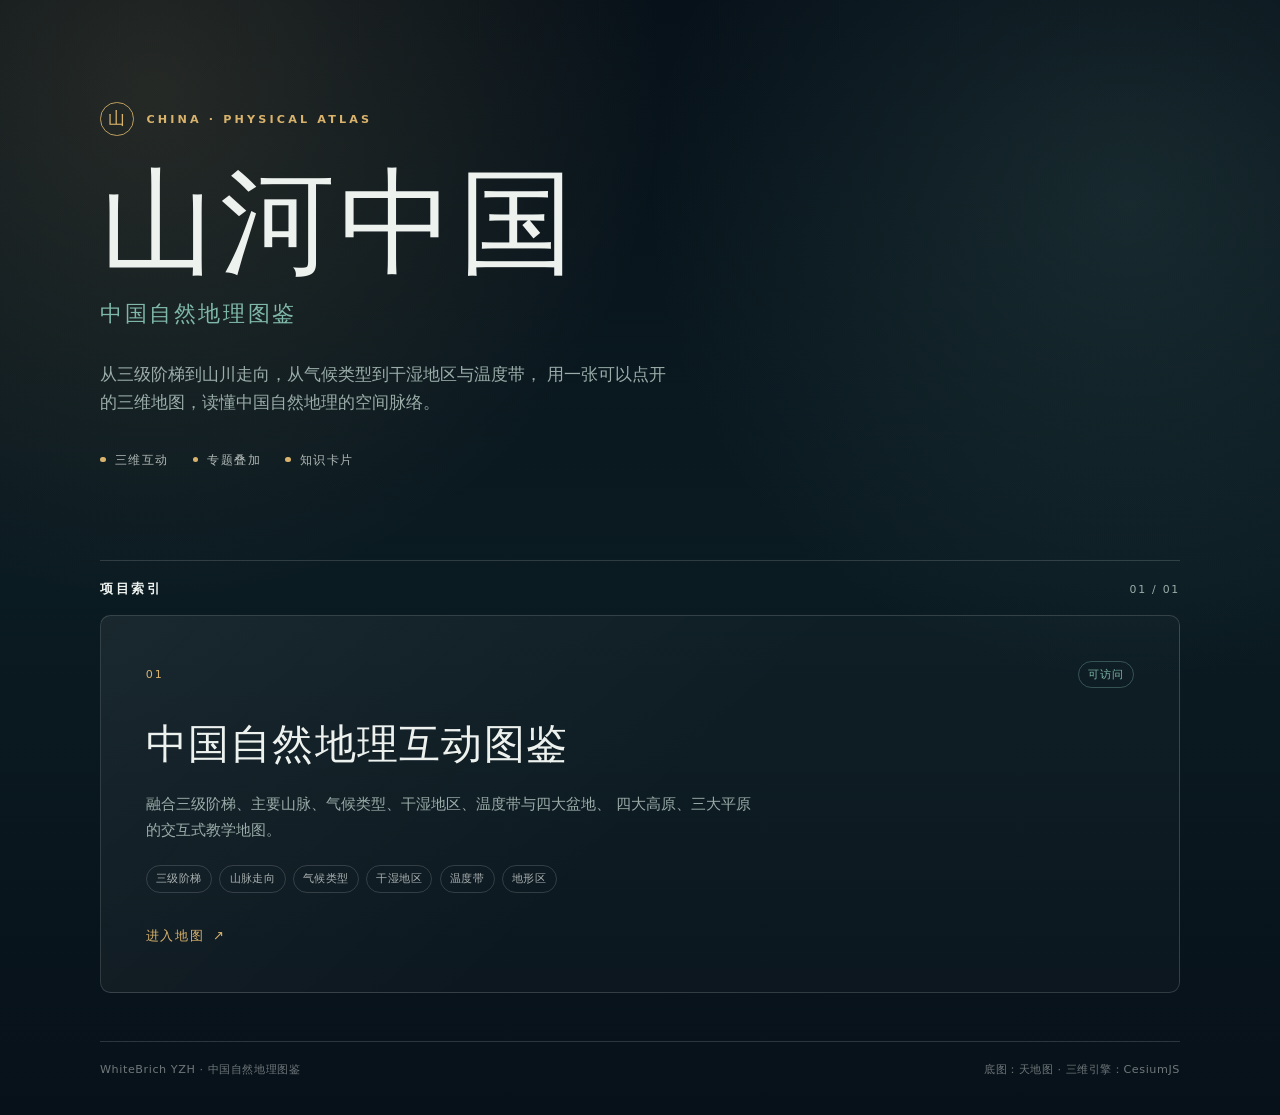
<file: index.html>
<!doctype html>
<html lang="zh-CN">
<head>
  <meta charset="utf-8" />
  <meta name="viewport" content="width=device-width, initial-scale=1" />
  <meta name="theme-color" content="#071119" />
  <meta name="description" content="中国自然地理图鉴项目索引：三级阶梯、主要山脉、气候类型、干湿地区、温度带与地形区。" />
  <title>山河中国 · 中国自然地理图鉴</title>
  <style>
    :root {
      color-scheme: dark;
      --ink: #071119;
      --ink-2: #0b1b22;
      --paper: #edf2ef;
      --muted: #9aada9;
      --line: rgba(237, 242, 239, 0.16);
      --accent: #d9b36c;
      --accent-soft: rgba(217, 179, 108, 0.14);
      --teal: #7fb8a8;
      --max: 1080px;
    }

    * { box-sizing: border-box; }

    html { scroll-behavior: smooth; }

    body {
      margin: 0;
      min-height: 100svh;
      color: var(--paper);
      background:
        radial-gradient(circle at 12% 8%, rgba(217, 179, 108, 0.14), transparent 32rem),
        radial-gradient(circle at 88% 18%, rgba(127, 184, 168, 0.13), transparent 30rem),
        linear-gradient(180deg, #071119 0%, #0b1b22 52%, #071119 100%);
      font-family: "PingFang SC", "Microsoft YaHei", "Noto Sans SC", "Segoe UI", system-ui, sans-serif;
      line-height: 1.7;
      -webkit-font-smoothing: antialiased;
    }

    body::before {
      content: "";
      position: fixed;
      inset: 0;
      pointer-events: none;
      opacity: 0.22;
      background-image:
        repeating-linear-gradient(90deg, transparent 0 118px, rgba(255,255,255,0.035) 119px 120px),
        repeating-linear-gradient(0deg, transparent 0 118px, rgba(255,255,255,0.025) 119px 120px);
      mask-image: linear-gradient(180deg, black, transparent 78%);
    }

    a { color: inherit; }

    .skip-link {
      position: fixed;
      top: 0.75rem;
      left: 0.75rem;
      z-index: 10;
      padding: 0.55rem 0.85rem;
      color: var(--ink);
      background: var(--accent);
      border-radius: 0.35rem;
      transform: translateY(-180%);
    }
    .skip-link:focus { transform: translateY(0); }

    .page {
      position: relative;
      width: min(var(--max), calc(100% - 3rem));
      margin: 0 auto;
      padding: clamp(3rem, 8vw, 7rem) 0 2.25rem;
    }

    .hero {
      max-width: 880px;
      padding-bottom: clamp(3rem, 7vw, 6rem);
    }

    .hero-top {
      display: flex;
      align-items: center;
      gap: 0.8rem;
      margin-bottom: 1.8rem;
    }

    .brand-mark {
      display: grid;
      place-items: center;
      width: 2.1rem;
      height: 2.1rem;
      border: 1px solid rgba(217, 179, 108, 0.85);
      border-radius: 50%;
      color: var(--accent);
      font-family: "Songti SC", "STSong", "SimSun", serif;
      font-size: 1.05rem;
    }

    .eyebrow {
      margin: 0;
      color: var(--accent);
      font-size: 0.7rem;
      font-weight: 600;
      letter-spacing: 0.28em;
      text-transform: uppercase;
    }

    h1 {
      margin: 0;
      font-family: "Songti SC", "STSong", "SimSun", serif;
      font-size: clamp(3.2rem, 9vw, 7.4rem);
      font-weight: 500;
      line-height: 1.02;
      letter-spacing: 0.04em;
    }

    .hero-subtitle {
      margin: 0.85rem 0 0;
      color: var(--teal);
      font-size: clamp(1.05rem, 2vw, 1.35rem);
      letter-spacing: 0.12em;
    }

    .hero-copy {
      max-width: 36rem;
      margin: 1.7rem 0 0;
      color: var(--muted);
      font-size: clamp(0.95rem, 1.5vw, 1.05rem);
    }

    .hero-meta {
      display: flex;
      flex-wrap: wrap;
      gap: 0.55rem 1.5rem;
      margin-top: 2rem;
      color: rgba(237, 242, 239, 0.72);
      font-size: 0.78rem;
      letter-spacing: 0.12em;
    }

    .hero-meta span::before {
      content: "";
      display: inline-block;
      width: 0.36rem;
      height: 0.36rem;
      margin-right: 0.55rem;
      border-radius: 50%;
      background: var(--accent);
      vertical-align: 0.12em;
    }

    .section-heading {
      display: flex;
      align-items: baseline;
      justify-content: space-between;
      gap: 1rem;
      padding: 1.1rem 0 0.9rem;
      border-top: 1px solid var(--line);
    }

    .section-label {
      color: var(--paper);
      font-size: 0.82rem;
      font-weight: 600;
      letter-spacing: 0.2em;
    }

    .section-count {
      color: var(--muted);
      font-size: 0.68rem;
      letter-spacing: 0.16em;
    }

    .project-card {
      display: flex;
      min-height: 21rem;
      flex-direction: column;
      padding: clamp(1.5rem, 4vw, 2.8rem);
      border: 1px solid var(--line);
      border-radius: 0.65rem;
      background:
        linear-gradient(135deg, rgba(255,255,255,0.045), transparent 52%),
        rgba(255, 255, 255, 0.018);
      text-decoration: none;
      transition: border-color 180ms ease, background 180ms ease, transform 180ms ease;
    }

    .project-card:hover,
    .project-card:focus-visible {
      border-color: rgba(217, 179, 108, 0.75);
      background:
        linear-gradient(135deg, var(--accent-soft), transparent 55%),
        rgba(255, 255, 255, 0.03);
      transform: translateY(-3px);
    }

    .project-card:focus-visible {
      outline: 2px solid var(--accent);
      outline-offset: 4px;
    }

    .card-top {
      display: flex;
      align-items: center;
      justify-content: space-between;
      margin-bottom: 1.4rem;
      color: var(--accent);
      font-size: 0.7rem;
      letter-spacing: 0.16em;
    }

    .card-index { font-variant-numeric: tabular-nums; }

    .card-status {
      padding: 0.18rem 0.55rem;
      border: 1px solid rgba(127, 184, 168, 0.35);
      border-radius: 999px;
      color: var(--teal);
      letter-spacing: 0.1em;
    }

    .project-card h2 {
      margin: 0;
      font-family: "Songti SC", "STSong", "SimSun", serif;
      font-size: clamp(1.65rem, 3.4vw, 2.55rem);
      font-weight: 500;
      letter-spacing: 0.03em;
    }

    .project-card p {
      max-width: 38rem;
      margin: 0.8rem 0 0;
      color: var(--muted);
      font-size: 0.95rem;
    }

    .tag-list {
      display: flex;
      flex-wrap: wrap;
      gap: 0.45rem;
      margin: 1.35rem 0 0;
      padding: 0;
      list-style: none;
    }

    .tag-list li {
      padding: 0.22rem 0.58rem;
      border: 1px solid var(--line);
      border-radius: 999px;
      color: rgba(237, 242, 239, 0.7);
      font-size: 0.68rem;
      letter-spacing: 0.04em;
    }

    .card-action {
      display: inline-flex;
      align-items: center;
      gap: 0.55rem;
      align-self: flex-start;
      margin-top: auto;
      padding-top: 2rem;
      color: var(--accent);
      font-size: 0.82rem;
      letter-spacing: 0.12em;
    }

    .card-action span {
      display: inline-block;
      transition: transform 180ms ease;
    }

    .project-card:hover .card-action span,
    .project-card:focus-visible .card-action span {
      transform: translate(2px, -2px);
    }

    .site-footer {
      display: flex;
      flex-wrap: wrap;
      justify-content: space-between;
      gap: 0.4rem 1.5rem;
      margin-top: 3rem;
      padding-top: 1.1rem;
      border-top: 1px solid var(--line);
      color: rgba(237, 242, 239, 0.45);
      font-size: 0.7rem;
      letter-spacing: 0.05em;
    }
    .site-footer p { margin: 0; }

    @media (max-width: 620px) {
      .page { width: min(100% - 1.5rem, var(--max)); padding-top: 2.4rem; }
      .hero { padding-bottom: 2.8rem; }
      .hero-meta { gap: 0.4rem 1rem; font-size: 0.7rem; }
      .project-card { min-height: 0; border-radius: 0.45rem; }
      .card-action { padding-top: 1.6rem; }
      .site-footer { display: block; }
      .site-footer p + p { margin-top: 0.3rem; }
    }

    @media (prefers-reduced-motion: reduce) {
      html { scroll-behavior: auto; }
      .project-card, .card-action span { transition: none; }
    }
  </style>
</head>
<body>
  <a class="skip-link" href="#projects">跳到项目列表</a>

  <div class="page">
    <header class="hero">
      <div class="hero-top">
        <span class="brand-mark" aria-hidden="true">山</span>
        <p class="eyebrow">CHINA · PHYSICAL ATLAS</p>
      </div>
      <h1>山河中国</h1>
      <p class="hero-subtitle">中国自然地理图鉴</p>
      <p class="hero-copy">
        从三级阶梯到山川走向，从气候类型到干湿地区与温度带，
        用一张可以点开的三维地图，读懂中国自然地理的空间脉络。
      </p>
      <div class="hero-meta" aria-label="项目特点">
        <span>三维互动</span>
        <span>专题叠加</span>
        <span>知识卡片</span>
      </div>
    </header>

    <main id="projects">
      <div class="section-heading">
        <span class="section-label">项目索引</span>
        <span class="section-count">01 / 01</span>
      </div>

      <a class="project-card" href="./China-physical-atlas/中国自然地理互动图鉴.html">
        <div class="card-top">
          <span class="card-index">01</span>
          <span class="card-status">可访问</span>
        </div>
        <h2>中国自然地理互动图鉴</h2>
        <p>
          融合三级阶梯、主要山脉、气候类型、干湿地区、温度带与四大盆地、
          四大高原、三大平原的交互式教学地图。
        </p>
        <ul class="tag-list" aria-label="专题">
          <li>三级阶梯</li>
          <li>山脉走向</li>
          <li>气候类型</li>
          <li>干湿地区</li>
          <li>温度带</li>
          <li>地形区</li>
        </ul>
        <span class="card-action">进入地图 <span aria-hidden="true">↗</span></span>
      </a>
    </main>

    <footer class="site-footer">
      <p>WhiteBrich YZH · 中国自然地理图鉴</p>
      <p>底图：天地图 · 三维引擎：CesiumJS</p>
    </footer>
  </div>
</body>
</html>
</file>
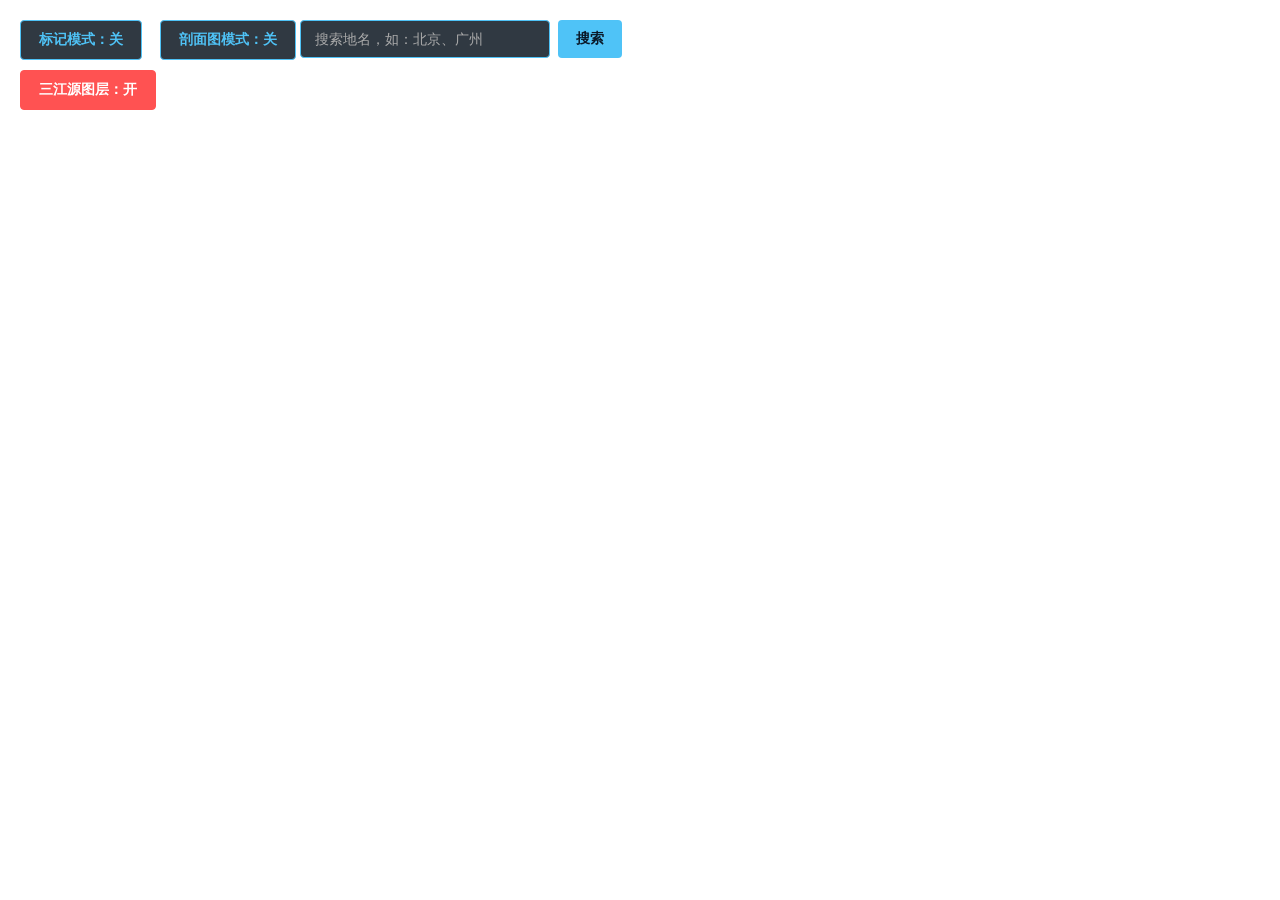
<file: 3D_Terrain_Three River Souce.html>
<!DOCTYPE html>
<html lang="zh-CN">
<head>
    <meta charset="utf-8">
    <title>三维地形互动底图 · 地形剖面图</title>
    <style>
        html, body { margin: 0; padding: 0; height: 100%; overflow: hidden; }
        #cesiumContainer { width: 100%; height: 100%; }

        /* 顶部按钮栏 */
        .topBtn {
            position: absolute; top: 20px; z-index: 999;
            padding: 10px 18px; font-size: 14px; cursor: pointer;
            background: rgba(20, 30, 40, 0.88); color: #4fc3f7;
            border: 1px solid #4fc3f7; border-radius: 4px;
            font-family: "Microsoft YaHei", sans-serif; font-weight: 600;
            transition: all 0.2s;
        }
        .topBtn:hover { background: rgba(79, 195, 247, 0.2); }
        .topBtn.active { background: #ff5252; color: #fff; border-color: #ff5252; }

        #markBtn { left: 20px; }
        #profileBtn { left: 160px; }
        #sjyBtn { top: 70px; left: 20px; }

        /* 搜索面板 */
        #searchPanel {
            position: absolute; top: 20px; left: 300px; z-index: 999;
            display: flex; gap: 8px; font-family: "Microsoft YaHei", sans-serif;
        }
        #searchInput {
            width: 220px; padding: 10px 14px; font-size: 14px;
            border: 1px solid #4fc3f7; border-radius: 4px;
            background: rgba(20, 30, 40, 0.88); color: #fff; outline: none;
        }
        #searchInput::placeholder { color: #aaa; }
        #searchBtn {
            padding: 10px 18px; font-size: 14px; cursor: pointer;
            background: #4fc3f7; color: #0a1929; border: none;
            border-radius: 4px; font-weight: 600;
        }
        #searchBtn:hover { background: #81d4fa; }
        #searchBtn:disabled { background: #555; color: #999; cursor: not-allowed; }

        /* 搜索结果列表 */
        #resultList {
            position: absolute; top: 62px; left: 300px; width: 320px;
            max-height: 300px; overflow-y: auto;
            background: rgba(20, 30, 40, 0.95);
            border: 1px solid #4fc3f7; border-radius: 0 0 6px 6px;
            z-index: 1000; display: none;
            font-family: "Microsoft YaHei", sans-serif;
        }
        #resultList .result-item {
            padding: 10px 14px; color: #ddd; font-size: 13px;
            cursor: pointer; border-bottom: 1px solid rgba(255,255,255,0.08);
            line-height: 1.5;
        }
        #resultList .result-item:hover { background: rgba(79, 195, 247, 0.2); }
        #resultList .result-item .item-name { color: #4fc3f7; font-weight: 600; }
        #resultList .result-item .item-addr { color: #999; font-size: 12px; }

        /* 剖面图面板 */
        #profilePanel {
            position: absolute; bottom: 0; left: 0; right: 0;
            height: 220px; background: rgba(10, 20, 30, 0.95);
            border-top: 2px solid #4fc3f7; z-index: 998;
            display: none; font-family: "Microsoft YaHei", sans-serif;
        }
        #profilePanel.visible { display: block; }
        #profileHeader {
            display: flex; justify-content: space-between; align-items: center;
            padding: 8px 20px; border-bottom: 1px solid rgba(255,255,255,0.08);
        }
        #profileHeader .title { color: #4fc3f7; font-size: 14px; font-weight: 600; }
        #profileHeader .actions { display: flex; gap: 8px; }
        #profileHeader button {
            padding: 4px 12px; font-size: 12px; cursor: pointer;
            background: transparent; color: #4fc3f7;
            border: 1px solid #4fc3f7; border-radius: 3px;
        }
        #profileHeader button:hover { background: rgba(79,195,247,0.2); }
        #profileCanvas {
            display: block; width: 100%; height: 170px;
        }

        /* 状态提示 */
        #statusMsg {
            position: absolute; bottom: 240px; left: 50%;
            transform: translateX(-50%);
            background: rgba(0,0,0,0.8); color: #ddd;
            padding: 10px 24px; border-radius: 20px;
            font-size: 13px; font-family: "Microsoft YaHei", sans-serif;
            display: none; z-index: 1001; white-space: nowrap;
        }
    </style>

    <link rel="stylesheet"
          href="https://cesium.com/downloads/cesiumjs/releases/1.120/Build/Cesium/Widgets/widgets.css">
</head>
<body>
    <div id="cesiumContainer"></div>

    <button id="markBtn" class="topBtn">标记模式：关</button>
    <button id="profileBtn" class="topBtn">剖面图模式：关</button>
    <button id="sjyBtn" class="topBtn active">三江源图层：开</button>

    <div id="searchPanel">
        <input id="searchInput" type="text" placeholder="搜索地名，如：北京、广州" />
        <button id="searchBtn">搜索</button>
    </div>
    <div id="resultList"></div>

    <div id="profilePanel">
        <div id="profileHeader">
            <span class="title" id="profileTitle">地形剖面图</span>
            <div class="actions">
                <button id="profileClearBtn">清除剖面</button>
                <button id="profileCloseBtn">关闭面板</button>
            </div>
        </div>
        <canvas id="profileCanvas"></canvas>
    </div>

    <div id="statusMsg"></div>

    <script src="https://cesium.com/downloads/cesiumjs/releases/1.120/Build/Cesium/Cesium.js"></script>

    <script>
    // ============================================================
    // 配置区
    // ============================================================
    const TIANDITU_KEY = '67202ad0231a8193b8cdda3816077687';
    const CESIUM_ION_TOKEN = 'eyJhbGciOiJIUzI1NiIsInR5cCI6IkpXVCJ9.[base64].9UqNi6F0cDZkv9bQze3iZZqmrtQFDB6ERuspXtnVqLQ'; // ← 替换为你的 Cesium ion Access Token
    const subdomains = ['0','1','2','3','4','5','6','7'];

    Cesium.Ion.defaultAccessToken = CESIUM_ION_TOKEN;

    let globalTerrainProvider = null;

    // ============================================================
    // 1. 初始化 Viewer
    // ============================================================
    const viewer = new Cesium.Viewer('cesiumContainer', {
        baseLayerPicker: false,
        geocoder: false,
        homeButton: true,
        sceneModePicker: false,
        navigationHelpButton: false,
        animation: false,
        timeline: false,
        fullscreenButton: true,
        infoBox: false,
        selectionIndicator: false,
        baseLayer: false
    });

    viewer.cesiumWidget.creditContainer.style.display = 'none';

    // 请求限流：缓解 429 Too Many Requests
    Cesium.RequestScheduler.maximumRequests = 20;
    Cesium.RequestScheduler.maximumRequestsPerServer = 10;

    // ============================================================
    // 2. 加载 Cesium 官方世界地形
    // ============================================================
    async function initTerrain() {
        try {
            const terrainProvider = await Cesium.createWorldTerrainAsync({
                requestVertexNormals: true,
                requestWaterMask: true
            });
            viewer.terrainProvider = terrainProvider;
            viewer.scene.globe.depthTestAgainstTerrain = true;
            globalTerrainProvider = terrainProvider;
            console.log('✅ Cesium 官方世界地形加载成功');
        } catch (error) {
            console.error('❌ 地形加载失败，回退到椭球地形：', error);
            viewer.terrainProvider = new Cesium.EllipsoidTerrainProvider();
            viewer.scene.globe.depthTestAgainstTerrain = false;
        }
    }
    initTerrain();

    // ============================================================
    // 3. 天地图影像底图 + 注记
    // ============================================================
    viewer.imageryLayers.addImageryProvider(
        new Cesium.WebMapTileServiceImageryProvider({
            url: `https://t{s}.tianditu.gov.cn/img_w/wmts?tk=${TIANDITU_KEY}`,
            layer: 'img', style: 'default', format: 'tiles',
            tileMatrixSetID: 'w', subdomains, maximumLevel: 18
        })
    );
    viewer.imageryLayers.addImageryProvider(
        new Cesium.WebMapTileServiceImageryProvider({
            url: `https://t{s}.tianditu.gov.cn/cia_w/wmts?tk=${TIANDITU_KEY}`,
            layer: 'cia', style: 'default', format: 'tiles',
            tileMatrixSetID: 'w', subdomains, maximumLevel: 18
        })
    );

    // ============================================================
    // 4. 初始视角
    // ============================================================
    viewer.camera.setView({
        destination: Cesium.Cartesian3.fromDegrees(105, 35, 12000000),
        orientation: {
            heading: Cesium.Math.toRadians(0),
            pitch: Cesium.Math.toRadians(-60),
            roll: 0
        }
    });

    // ============================================================
    // 5. 通用工具
    // ============================================================
    const statusMsg = document.getElementById('statusMsg');

    function showStatus(msg, duration = 3000) {
        statusMsg.textContent = msg;
        statusMsg.style.display = 'block';
        if (duration > 0) {
            setTimeout(() => { statusMsg.style.display = 'none'; }, duration);
        }
    }

    // ============================================================
    // 6. 搜索功能
    // ============================================================
    const searchInput = document.getElementById('searchInput');
    const searchBtn = document.getElementById('searchBtn');
    const resultList = document.getElementById('resultList');

    let searchMarker = null;

    function hideResultList() {
        resultList.style.display = 'none';
        resultList.innerHTML = '';
    }

    async function searchAdministrative(keyword) {
        const url = `https://api.tianditu.gov.cn/v2/administrative?keyword=${encodeURIComponent(keyword)}&childLevel=0&extensions=false&tk=${TIANDITU_KEY}`;
        try {
            const res = await fetch(url);
            const data = await res.json();
            const ok = data.status === 200 || data.status === 0 || data.status?.infocode === 0;
            if (ok && data.data?.district?.length > 0) {
                return data.data.district.map(item => ({
                    name: item.name,
                    lonlat: `${item.center.lng},${item.center.lat}`,
                    address: `行政区划（${item.gb || ''}）`,
                    isAdmin: true
                }));
            }
        } catch (err) { console.warn('行政区划搜索失败：', err); }
        return [];
    }

    async function searchPOI(keyword) {
        const postStr = {
            keyWord: keyword, level: 12, mapBound: '-180,-90,180,90',
            queryType: 1, start: 0, count: 10
        };
        const url = `https://api.tianditu.gov.cn/v2/search?postStr=${encodeURIComponent(JSON.stringify(postStr))}&type=query&tk=${TIANDITU_KEY}`;
        try {
            const res = await fetch(url);
            const data = await res.json();
            const statusCode = data.status?.infocode || data.status;
            if (statusCode !== 0 && statusCode !== '0' && statusCode !== 1000) return [];
            const pois = data.pois || data.result || [];
            return pois.map(item => {
                let lon = 0, lat = 0;
                if (item.lonlat) {
                    const parts = item.lonlat.split(',');
                    lon = parseFloat(parts[0]); lat = parseFloat(parts[1]);
                }
                return {
                    name: item.name || item.keyword || '未知地点',
                    lonlat: `${lon},${lat}`,
                    address: item.address || '',
                    isAdmin: false
                };
            });
        } catch (err) { console.warn('POI搜索失败：', err); return []; }
    }

    async function doSearch() {
        const keyword = searchInput.value.trim();
        if (!keyword) { showStatus('请输入搜索关键词'); return; }

        searchBtn.disabled = true;
        searchBtn.textContent = '搜索中...';
        hideResultList();
        showStatus('正在搜索...', 0);

        let results = await searchAdministrative(keyword);
        if (results.length === 0) results = await searchPOI(keyword);

        if (results.length === 0) {
            showStatus('未找到相关地点，请尝试其他关键词');
            searchBtn.disabled = false;
            searchBtn.textContent = '搜索';
            return;
        }

        renderResults(results);
        showStatus(`找到 ${results.length} 个结果，点击条目跳转`);
        searchBtn.disabled = false;
        searchBtn.textContent = '搜索';
    }

    function renderResults(results) {
        resultList.innerHTML = '';
        results.forEach((item, index) => {
            const div = document.createElement('div');
            div.className = 'result-item';
            const [lon, lat] = item.lonlat.split(',').map(Number);
            const tag = item.isAdmin ? '【行政区划】' : '';
            div.innerHTML = `
                <div class="item-name">${index + 1}. ${tag}${item.name}</div>
                <div class="item-addr">${item.address || `经度 ${lon.toFixed(4)}°　纬度 ${lat.toFixed(4)}°`}</div>
            `;
            div.addEventListener('click', () => {
                flyToLocation(lon, lat, item.name, item.isAdmin);
                hideResultList();
                searchInput.value = item.name;
            });
            resultList.appendChild(div);
        });
        resultList.style.display = 'block';
    }

    function flyToLocation(lon, lat, name, isAdmin) {
        if (searchMarker) { viewer.entities.remove(searchMarker); searchMarker = null; }
        searchMarker = viewer.entities.add({
            position: Cesium.Cartesian3.fromDegrees(lon, lat),
            point: {
                pixelSize: 12, color: Cesium.Color.RED,
                outlineColor: Cesium.Color.WHITE, outlineWidth: 2,
                disableDepthTestDistance: Number.POSITIVE_INFINITY
            },
            label: {
                text: name, font: 'bold 14px "Microsoft YaHei", sans-serif',
                fillColor: Cesium.Color.WHITE, outlineColor: Cesium.Color.BLACK,
                outlineWidth: 2, style: Cesium.LabelStyle.FILL_AND_OUTLINE,
                pixelOffset: new Cesium.Cartesian2(0, -24),
                eyeOffset: new Cesium.Cartesian3(0, 0, -50000)
            }
        });
        const height = isAdmin ? 200000 : 8000;
        viewer.camera.flyTo({
            destination: Cesium.Cartesian3.fromDegrees(lon, lat, height),
            orientation: {
                heading: Cesium.Math.toRadians(0),
                pitch: Cesium.Math.toRadians(isAdmin ? -60 : -65),
                roll: 0
            },
            duration: 5,
            complete: () => showStatus(`已定位到：${name}`, 2000)
        });
    }

    searchBtn.addEventListener('click', doSearch);
    searchInput.addEventListener('keydown', e => { if (e.key === 'Enter') doSearch(); });
    document.addEventListener('click', e => {
        const panel = document.getElementById('searchPanel');
        const list = document.getElementById('resultList');
        if (!panel.contains(e.target) && !list.contains(e.target)) hideResultList();
    });

    // ============================================================
    // 7. 标记模式
    // ============================================================
    const markBtn = document.getElementById('markBtn');
    let markMode = false;
    let userMarkers = [];

    markBtn.addEventListener('click', () => {
        // 关闭剖面图模式
        if (!markMode && profileMode) toggleProfileMode();

        markMode = !markMode;
        markBtn.textContent = markMode ? '标记模式：开' : '标记模式：关';
        markBtn.classList.toggle('active', markMode);
        viewer.scene.canvas.style.cursor = markMode ? 'crosshair' : 'default';

        if (markMode) {
            showStatus('标记模式已开启，点击地球放置标记', 3000);
        } else {
            userMarkers.forEach(m => viewer.entities.remove(m));
            userMarkers = [];
            showStatus('标记模式已关闭，所有标记已清除', 3000);
        }
    });

    // ============================================================
    // 8. 剖面图模式
    // ============================================================
    const profileBtn = document.getElementById('profileBtn');
    const profilePanel = document.getElementById('profilePanel');
    const profileCanvas = document.getElementById('profileCanvas');
    const profileTitle = document.getElementById('profileTitle');
    const profileClearBtn = document.getElementById('profileClearBtn');
    const profileCloseBtn = document.getElementById('profileCloseBtn');

    let profileMode = false;
    let profilePoints = [];       // 存放起点、终点经纬度
    let profileEntities = [];     // 存放线条、端点等实体
    let profileRubberLine = null; // 鼠标移动时的预览线

    function toggleProfileMode() {
        // 关闭标记模式
        if (!profileMode && markMode) markBtn.click();

        profileMode = !profileMode;
        profileBtn.textContent = profileMode ? '剖面图模式：开' : '剖面图模式：关';
        profileBtn.classList.toggle('active', profileMode);
        viewer.scene.canvas.style.cursor = profileMode ? 'crosshair' : 'default';

        if (profileMode) {
            profilePoints = [];
            showStatus('剖面图模式已开启，点击地图选择起点', 3000);
        } else {
            clearProfile();
            showStatus('剖面图模式已关闭', 2000);
        }
    }

    function clearProfile() {
        profilePoints = [];
        profileEntities.forEach(e => viewer.entities.remove(e));
        profileEntities = [];
        if (profileRubberLine) {
            viewer.entities.remove(profileRubberLine);
            profileRubberLine = null;
        }
        profilePanel.classList.remove('visible');
    }

    profileBtn.addEventListener('click', toggleProfileMode);
    profileClearBtn.addEventListener('click', () => {
        clearProfile();
        if (profileMode) showStatus('已清除，请点击地图选择起点', 2000);
    });
    profileCloseBtn.addEventListener('click', () => {
        clearProfile();
        if (profileMode) toggleProfileMode();
    });

    // ---------- 剖面图绘制核心 ----------
    function drawProfile(lon1, lat1, lon2, lat2, positions) {
        profilePanel.classList.add('visible');

        // 适配 canvas 分辨率
        const dpr = window.devicePixelRatio || 1;
        const cssW = profileCanvas.clientWidth;
        const cssH = profileCanvas.clientHeight;
        profileCanvas.width = cssW * dpr;
        profileCanvas.height = cssH * dpr;

        const ctx = profileCanvas.getContext('2d');
        ctx.setTransform(dpr, 0, 0, dpr, 0, 0);

        const W = cssW, H = cssH;
        ctx.clearRect(0, 0, W, H);

        // 距离计算
        const geodesic = new Cesium.EllipsoidGeodesic(
            Cesium.Cartographic.fromDegrees(lon1, lat1),
            Cesium.Cartographic.fromDegrees(lon2, lat2)
        );
        const totalDistKm = geodesic.surfaceDistance / 1000;

        // 海拔范围
        const heights = positions.map(p => p.height);
        const minH = Math.min(...heights);
        const maxH = Math.max(...heights);
        const rangeH = Math.max(maxH - minH, 1);

        const padding = { top: 36, right: 30, bottom: 30, left: 60 };
        const plotW = W - padding.left - padding.right;
        const plotH = H - padding.top - padding.bottom;

        const xOf = i => padding.left + (i / (positions.length - 1)) * plotW;
        const yOf = h => padding.top + plotH - ((h - minH) / rangeH) * plotH;

        // 背景网格
        ctx.strokeStyle = 'rgba(255,255,255,0.06)';
        ctx.lineWidth = 1;
        for (let i = 0; i <= 5; i++) {
            const y = padding.top + (plotH * i / 5);
            ctx.beginPath(); ctx.moveTo(padding.left, y); ctx.lineTo(padding.left + plotW, y); ctx.stroke();
        }

        // 填充区域（渐变）
        ctx.beginPath();
        ctx.moveTo(xOf(0), yOf(positions[0].height));
        for (let i = 1; i < positions.length; i++) {
            ctx.lineTo(xOf(i), yOf(positions[i].height));
        }
        ctx.lineTo(xOf(positions.length - 1), padding.top + plotH);
        ctx.lineTo(xOf(0), padding.top + plotH);
        ctx.closePath();
        const gradient = ctx.createLinearGradient(0, padding.top, 0, padding.top + plotH);
        gradient.addColorStop(0, 'rgba(79, 195, 247, 0.75)');
        gradient.addColorStop(1, 'rgba(79, 195, 247, 0.1)');
        ctx.fillStyle = gradient;
        ctx.fill();

        // 轮廓线
        ctx.beginPath();
        ctx.moveTo(xOf(0), yOf(positions[0].height));
        for (let i = 1; i < positions.length; i++) {
            ctx.lineTo(xOf(i), yOf(positions[i].height));
        }
        ctx.strokeStyle = '#4fc3f7';
        ctx.lineWidth = 2;
        ctx.stroke();

        // Y 轴刻度
        ctx.fillStyle = '#aaa';
        ctx.font = '11px "Microsoft YaHei"';
        ctx.textAlign = 'right';
        for (let i = 0; i <= 5; i++) {
            const h = minH + (rangeH * i / 5);
            const y = yOf(h);
            ctx.fillText(h.toFixed(0) + 'm', padding.left - 8, y + 4);
        }

        // X 轴刻度
        ctx.textAlign = 'center';
        for (let i = 0; i <= 5; i++) {
            const d = totalDistKm * i / 5;
            const x = padding.left + (plotW * i / 5);
            ctx.fillText(d.toFixed(1) + 'km', x, padding.top + plotH + 18);
        }

        // 起点终点标记
        ctx.fillStyle = '#fff';
        ctx.textAlign = 'left';
        ctx.fillText('起点', xOf(0), padding.top - 10);
        ctx.textAlign = 'right';
        ctx.fillText('终点', xOf(positions.length - 1), padding.top - 10);

        // 顶部统计信息
        ctx.fillStyle = '#4fc3f7';
        ctx.font = 'bold 13px "Microsoft YaHei"';
        ctx.textAlign = 'left';
        ctx.fillText(
            `水平距离：${totalDistKm.toFixed(2)} km　|　海拔：${minH.toFixed(0)} ~ ${maxH.toFixed(0)} m　|　相对高差：${(maxH - minH).toFixed(0)} m`,
            padding.left, 22
        );

        profileTitle.textContent = `地形剖面图  ${lat1.toFixed(2)}°N ${lon1.toFixed(2)}°E  →  ${lat2.toFixed(2)}°N ${lon2.toFixed(2)}°E`;
    }

    // ---------- 采样并绘制 ----------
    async function sampleAndDrawProfile(lon1, lat1, lon2, lat2) {
        showStatus('正在采样地形，请稍候...', 0);

        // 采样点数量：教学精度，100 个足够
        const SAMPLE_COUNT = 100;
        const cartographics = [];
        for (let i = 0; i < SAMPLE_COUNT; i++) {
            const t = i / (SAMPLE_COUNT - 1);
            const lon = lon1 + (lon2 - lon1) * t;
            const lat = lat1 + (lat2 - lat1) * t;
            cartographics.push(Cesium.Cartographic.fromDegrees(lon, lat));
        }

        try {
            let sampled;
            if (globalTerrainProvider) {
                sampled = await Cesium.sampleTerrainMostDetailed(
                    globalTerrainProvider,
                    cartographics
                );
            } else {
                // 无地形时，使用 0 高度（平地剖面）
                sampled = cartographics.map(c => {
                    c.height = 0;
                    return c;
                });
                showStatus('提示：地形服务未加载，剖面图为平地', 4000);
            }
            drawProfile(lon1, lat1, lon2, lat2, sampled);
            if (globalTerrainProvider) showStatus('剖面图已生成', 2000);
        } catch (err) {
            console.error('地形采样失败：', err);
            showStatus('地形采样失败，请检查 Cesium ion Token', 4000);
        }
    }

    // ============================================================
    // 9. 点击地图：标记 / 剖面 / 信息
    // ============================================================
    const handler = new Cesium.ScreenSpaceEventHandler(viewer.scene.canvas);

    handler.setInputAction(async function (click) {
        const ray = viewer.camera.getPickRay(click.position);
        if (!ray) return;

        const cartesian = viewer.scene.globe.pick(ray, viewer.scene);
        if (!cartesian) {
            showStatus('未拾取到地表位置，请点击地球表面', 3000);
            return;
        }

        const cartographic = Cesium.Cartographic.fromCartesian(cartesian);
        const lon = Cesium.Math.toDegrees(cartographic.longitude);
        const lat = Cesium.Math.toDegrees(cartographic.latitude);

        // ---------- 剖面图模式 ----------
        if (profileMode) {
            profilePoints.push({ lon, lat });

            // 添加端点小球
            const pointEntity = viewer.entities.add({
                position: Cesium.Cartesian3.fromDegrees(lon, lat),
                point: {
                    pixelSize: 10,
                    color: profilePoints.length === 1 ? Cesium.Color.LIME : Cesium.Color.ORANGE,
                    outlineColor: Cesium.Color.WHITE,
                    outlineWidth: 2,
                    disableDepthTestDistance: Number.POSITIVE_INFINITY
                }
            });
            profileEntities.push(pointEntity);

            if (profilePoints.length === 1) {
                showStatus('起点已选，请点击终点位置', 3000);
                return;
            }

            // 已选够两个点，绘制连线并采样
            const p1 = profilePoints[0];
            const p2 = profilePoints[1];

            const lineEntity = viewer.entities.add({
                polyline: {
                    positions: Cesium.Cartesian3.fromDegreesArray([p1.lon, p1.lat, p2.lon, p2.lat]),
                    width: 3,
                    material: Cesium.Color.YELLOW,
                    arcType: Cesium.ArcType.GEODESIC,
                    clampToGround: true
                }
            });
            profileEntities.push(lineEntity);

            // 清除预览线
            if (profileRubberLine) {
                viewer.entities.remove(profileRubberLine);
                profileRubberLine = null;
            }

            await sampleAndDrawProfile(p1.lon, p1.lat, p2.lon, p2.lat);
            profilePoints = []; // 重置，可再次选择
            return;
        }

        // ---------- 标记模式 ----------
        if (markMode) {
            const idx = userMarkers.length + 1;
            const marker = viewer.entities.add({
                position: Cesium.Cartesian3.fromDegrees(lon, lat),
                point: {
                    pixelSize: 14, color: Cesium.Color.ORANGE,
                    outlineColor: Cesium.Color.WHITE, outlineWidth: 2,
                    disableDepthTestDistance: Number.POSITIVE_INFINITY
                },
                label: {
                    text: `标记 ${idx}`,
                    font: 'bold 14px "Microsoft YaHei", sans-serif',
                    fillColor: Cesium.Color.WHITE, outlineColor: Cesium.Color.BLACK,
                    outlineWidth: 2, style: Cesium.LabelStyle.FILL_AND_OUTLINE,
                    pixelOffset: new Cesium.Cartesian2(0, -24),
                    eyeOffset: new Cesium.Cartesian3(0, 0, -50000)
                }
            });
            userMarkers.push(marker);
            showStatus(`标记 ${idx}：经度 ${lon.toFixed(4)}°　纬度 ${lat.toFixed(4)}°`, 3000);
            return;
        }

        // ---------- 普通信息模式 ----------
        showStatus(`经度 ${lon.toFixed(4)}°　纬度 ${lat.toFixed(4)}°　正在获取海拔...`, 0);
        if (globalTerrainProvider) {
            try {
                const sampled = await Cesium.sampleTerrainMostDetailed(
                    globalTerrainProvider,
                    [Cesium.Cartographic.fromDegrees(lon, lat)]
                );
                showStatus(`经度 ${lon.toFixed(4)}°　纬度 ${lat.toFixed(4)}°　海拔 ${sampled[0].height.toFixed(1)} 米`, 4000);
                return;
            } catch (err) { console.warn('地形采样失败：', err); }
        }
        showStatus(`经度 ${lon.toFixed(4)}°　纬度 ${lat.toFixed(4)}°　海拔 ${cartographic.height.toFixed(1)} 米（近似）`, 4000);
    }, Cesium.ScreenSpaceEventType.LEFT_CLICK);

    // 鼠标移动时显示剖面图预览线
    handler.setInputAction(function (movement) {
        if (!profileMode || profilePoints.length !== 1) return;

        const ray = viewer.camera.getPickRay(movement.endPosition);
        if (!ray) return;
        const cartesian = viewer.scene.globe.pick(ray, viewer.scene);
        if (!cartesian) return;

        const c = Cesium.Cartographic.fromCartesian(cartesian);
        const lon = Cesium.Math.toDegrees(c.longitude);
        const lat = Cesium.Math.toDegrees(c.latitude);
        const p1 = profilePoints[0];

        if (profileRubberLine) viewer.entities.remove(profileRubberLine);
        profileRubberLine = viewer.entities.add({
            polyline: {
                positions: Cesium.Cartesian3.fromDegreesArray([p1.lon, p1.lat, lon, lat]),
                width: 2,
                material: new Cesium.PolylineDashMaterialProperty({
                    color: Cesium.Color.YELLOW.withAlpha(0.7),
                    dashLength: 12
                }),
                arcType: Cesium.ArcType.GEODESIC,
                clampToGround: true
            }
        });
    }, Cesium.ScreenSpaceEventType.MOUSE_MOVE);


    // ============================================================
    // 10. 三江源地区图层
    // 范围：玉树州、果洛州全部，海南州兴海县、同德县，黄南州泽库县、
    //       河南县，以及格尔木市唐古拉山镇（约 36.3 万 km²，
    //       89°45′E–102°23′E，31°39′N–36°12′N），与教材图10.15一致。
    // 数据：县级行政区划边界合并简化而成，已转为 WGS84 坐标。
    // ============================================================
    const SJY_GEOJSON = {"type":"FeatureCollection","features":[{"type":"Feature","properties":{"name":"三江源地区"},"geometry":{"type":"Polygon","coordinates":[[[96.94652121799831,32.02487329017225],[96.95910089638411,32.02221327116973],[96.9659303215533,32.01190171801158],[96.95510322451017,31.99650913120848],[96.94235494678996,31.989111140907344],[96.89428602011125,32.01634686874125],[96.8890217103065,32.005427925295876],[96.87614678500809,31.99866526114042],[96.86293051507909,31.998170051274904],[96.87020866997794,31.970255567431067],[96.86636078890685,31.966849871693256],[96.84711420411155,31.981286711219695],[96.84929008751308,31.989528520155908],[96.84016659975472,32.00019207719188],[96.79655428533145,32.0206563232031],[96.78291746942428,32.01345621032898],[96.74680560714594,32.016022333512836],[96.73244378820908,32.029146237010835],[96.72076014555883,32.02034709554162],[96.74271402619026,32.00314193383936],[96.73979172035256,31.97890882536092],[96.7499809897229,31.96472727655332],[96.754827460528,31.945754986040598],[96.7744713612161,31.939536088241002],[96.78459116296979,31.915200784291592],[96.80936213462321,31.900569654848717],[96.79404655649138,31.871584236037336],[96.76619499823165,31.869780411661026],[96.76059426158693,31.865317621808742],[96.76176511733613,31.84176903339046],[96.76577751893078,31.821285925509503],[96.7967250466407,31.798095182981193],[96.80224891092298,31.77477785599132],[96.81070272203588,31.76955941339115],[96.81790224842237,31.74873626946651],[96.83347304470954,31.741611403651504],[96.83916558067415,31.732113686302036],[96.83698946778064,31.717941956371803],[96.82167056338828,31.702687628466123],[96.80158079590875,31.705582426185302],[96.79020033923197,31.70076090861435],[96.77480986614137,31.676242259674883],[96.73487047395636,31.681568644315405],[96.72243331141819,31.68936110784411],[96.69590890760612,31.721965048819637],[96.67323300426469,31.730315725959763],[96.66806443002247,31.72662717258777],[96.67039948133815,31.714328251847625],[96.66097904970655,31.70814948841874],[96.63212608384488,31.72058931336818],[96.61551819512903,31.739527026359006],[96.5808438940724,31.72315263654865],[96.57247832651747,31.714162801360853],[96.56503068218508,31.71569046079669],[96.52666136678319,31.74096570725577],[96.5236438007648,31.74767939832767],[96.48473293297221,31.76859333839884],[96.47005990091851,31.77157691542513],[96.43277756159335,31.801833051959214],[96.42817329450966,31.826249892454026],[96.41436799800532,31.8360248625396],[96.4072602022142,31.84791849889048],[96.40767718224213,31.865904522122413],[96.39864906676337,31.879762087744464],[96.39956807372619,31.89591972435206],[96.38319401912611,31.926317203174012],[96.36799978887336,31.926669058680957],[96.35131156429836,31.918354188329378],[96.28807831320827,31.92210877792892],[96.25065790898498,31.93196059654202],[96.21820042380175,31.907739259935976],[96.18846962558965,31.905106805419244],[96.19919194293638,31.886187397718285],[96.21393109967404,31.878776540500944],[96.21368074964154,31.868081818978858],[96.20204097151402,31.84307728205619],[96.1825219194292,31.838056060613617],[96.17489789444869,31.826479549066637],[96.18101431525739,31.79698127489779],[96.17556866573945,31.783388752874604],[96.17732792751046,31.777824096060602],[96.20622956831976,31.768032460378368],[96.22966938139581,31.752983772694925],[96.22180229438581,31.73842801990402],[96.25250096467835,31.695935702615408],[96.24698366688992,31.680370481000757],[96.24815483792429,31.662735324509487],[96.22238981308543,31.655321712046902],[96.22465032879302,31.62720577272689],[96.2121778799981,31.616760063424948],[96.21669856342018,31.611092490322697],[96.20564611703816,31.60093318471091],[96.1929152764061,31.607933028334898],[96.15973558204796,31.603256187674912],[96.15227918494793,31.611512849319272],[96.14767106909336,31.633330346827],[96.15227835878478,31.654534040135793],[96.14632931019814,31.69224268041114],[96.13493809300564,31.70423559263712],[96.12380169142942,31.69975463880417],[96.10773495388476,31.701567842012576],[96.10614572300457,31.712423350748328],[96.06403183598813,31.72272490022267],[96.05910770892434,31.73445019018387],[96.0455934271252,31.73423650346389],[95.99175392394551,31.779276716682766],[95.98833790876097,31.789797806339383],[95.99191996446828,31.806680109061336],[95.9822543851409,31.8190402749368],[95.91969383497495,31.82271861629728],[95.89879957730744,31.819655530352748],[95.88918066910854,31.798634590124475],[95.86800475250028,31.77538551529506],[95.85720196356827,31.745077724556374],[95.84555736838573,31.738815621964353],[95.8526795058433,31.71659291098814],[95.84916104343002,31.707509051402024],[95.83659312084312,31.701482047387678],[95.83391244930165,31.688986899665473],[95.82427593991758,31.684452444182728],[95.80115175458087,31.705837301635313],[95.7918536866365,31.73339140321352],[95.77879274995404,31.751429759614897],[95.73530332549939,31.766444125514614],[95.69339481140649,31.771343151070187],[95.68038094195435,31.77871098183802],[95.67512637877859,31.774881319226623],[95.61396159853687,31.785869703279836],[95.60067761513008,31.770179952491592],[95.58069382322226,31.77094255740864],[95.57609248296937,31.749910521704187],[95.56546297329514,31.74332023541966],[95.55415807436623,31.74843962031417],[95.54569650303704,31.742276813359773],[95.51073633957617,31.752940868876028],[95.50000023871713,31.776431633451576],[95.49178131495044,31.778807467654207],[95.47802706194497,31.79849294367874],[95.46922387683271,31.797077629602846],[95.45489184350268,31.805968175811053],[95.46117688134579,31.813948379561126],[95.44056747804648,31.832184889038626],[95.43177668991682,31.847042457579956],[95.4181372974132,31.87441301087911],[95.42098056869173,31.88410057241145],[95.4066810461093,31.896990482157815],[95.40576096757873,31.92182023513743],[95.39214220699016,31.922396653280448],[95.39038748409554,31.930257317926845],[95.36718202424883,31.931380425755663],[95.36017385137916,31.94389728337131],[95.37018483161309,31.94719059270598],[95.3692668004276,31.953755346791205],[95.35983995153491,31.96138614977728],[95.37602663228954,31.98000036784646],[95.37519116259305,31.992263314832567],[95.38621063970034,31.994456657104802],[95.39439483917621,32.00364720315363],[95.41621002098734,32.00350823810414],[95.41963979395939,32.01007046345742],[95.43026618460476,32.00146258441329],[95.45329539538767,32.010122230633456],[95.42005667960238,32.036116317177715],[95.42231523206412,32.053971730015924],[95.43093411116841,32.054651683592695],[95.43419916988229,32.063509372361246],[95.44072938390208,32.06069610129448],[95.45354482244618,32.06478927658243],[95.44851846266549,32.07918211622729],[95.4493549667373,32.11085208400138],[95.444496056967,32.11992955691282],[95.43294115730801,32.12665402479748],[95.44014111535564,32.139958031229014],[95.4364567061004,32.15104428875358],[95.43896897560936,32.15974803685533],[95.42348425083702,32.16183081285399],[95.4066740419397,32.18203810805138],[95.39689734682717,32.18136870259374],[95.38779211165213,32.18834936042248],[95.3640892643731,32.17895833909794],[95.3592509132231,32.1662039769259],[95.36567465423475,32.15343133125183],[95.35249576174759,32.14824018433045],[95.34240561286875,32.157102592739484],[95.32990049644043,32.15124593542454],[95.32248011056555,32.15470184157268],[95.31197506151855,32.15108884469314],[95.30680603083194,32.166442130690804],[95.28453685498152,32.17503192377318],[95.26884789763291,32.19703069795208],[95.27978047677344,32.20327947844713],[95.27677688290315,32.20949368246078],[95.26283670415198,32.214281346769944],[95.25498636718308,32.23807182346929],[95.25548682602324,32.256599992388665],[95.23844122789369,32.28953822573746],[95.24537736014923,32.29598346745733],[95.23969446301678,32.304189753249666],[95.24019525125959,32.32279894677945],[95.21343596826057,32.32387492794642],[95.21352032598166,32.31347451475551],[95.20724473207753,32.311223193164764],[95.20632447164716,32.30010319056413],[95.19067259343919,32.29564008612283],[95.17744507639333,32.2846863144932],[95.13734624469038,32.27616700266677],[95.1309035673754,32.266276206273865],[95.11911030055363,32.26731345901934],[95.10531640696854,32.26109911420797],[95.07825704233169,32.2828736827832],[95.08009269033404,32.300340597651626],[95.09453648118765,32.31584228275479],[95.095539068406,32.32447860782457],[95.1348350028122,32.32617587832997],[95.1491461202422,32.334022413462456],[95.19242920389541,32.334673183900186],[95.2255643374606,32.34726219080628],[95.24512520628788,32.3452207593252],[95.2606627843221,32.35051228235934],[95.2400271937813,32.36672773528757],[95.22798924715781,32.36543322472484],[95.22840738672593,32.37592441100234],[95.2216322858721,32.3828784438062],[95.21744976680608,32.3993204890505],[95.20615512448045,32.3904875811896],[95.19008423510522,32.38936606180261],[95.18464283865325,32.396077149666795],[95.17166491496288,32.39586311087137],[95.16387924859592,32.38688585802736],[95.1516557244398,32.3896296445218],[95.15349708181631,32.40393222607781],[95.12997996825736,32.40117917681987],[95.13039885058379,32.389215217129326],[95.10656676649423,32.386477889887814],[95.08935752629475,32.39029111168525],[95.07324886642415,32.37847880913236],[95.05606846672106,32.396713901940416],[95.0324897544666,32.40515575588071],[95.025911085553,32.41437075497858],[95.01866819115449,32.41057842795974],[94.99244834707102,32.42342934061944],[94.97912906859413,32.41169773279922],[94.96713989558968,32.409634037272575],[94.95614547818349,32.41428399653145],[94.94089653884184,32.40635666513189],[94.93756155616751,32.41103301921295],[94.9216308105509,32.412530328091016],[94.91169835030712,32.418303952633075],[94.90326372243597,32.45418197959514],[94.88914288902464,32.47494337245012],[94.84991220624852,32.46718283865708],[94.84120608011405,32.478453999108396],[94.81173670186344,32.49049349035781],[94.80587723659647,32.488817521558445],[94.79441142425173,32.501366967182726],[94.79349059436845,32.516455681710035],[94.78478831564037,32.526865749746825],[94.7598698399951,32.52922456204137],[94.75686042876038,32.548684961140026],[94.77107129263833,32.55773136266001],[94.74432925153008,32.563003693489414],[94.73656221434132,32.589829636793574],[94.7222891917532,32.59692498707948],[94.71628189067053,32.60653540015111],[94.7026863582226,32.60070684742734],[94.68659476465984,32.6067721914039],[94.68926182765385,32.616987958865224],[94.67700771911764,32.620813403104314],[94.63765695334712,32.648068149880174],[94.61379390914192,32.67617275186423],[94.60043209522586,32.66591780193566],[94.6004323363962,32.6532328175724],[94.5909912139721,32.64320617410966],[94.59608871244744,32.632608809245276],[94.56481375544534,32.63001992328344],[94.55367911080093,32.613317406915876],[94.53449495501496,32.60072439429295],[94.51211293998827,32.59876166927823],[94.5079204627121,32.60621292712928],[94.48469261231702,32.5971587361901],[94.47815281829097,32.60964394929799],[94.46859592610343,32.61056857188102],[94.45786818467221,32.60174679182534],[94.46264495325846,32.59728868624545],[94.46231041302134,32.574794594115716],[94.43299418804546,32.56541442228075],[94.42730281507393,32.573825755942416],[94.40639334345049,32.58555767763462],[94.40363460504965,32.60096344267352],[94.39185297306503,32.60571963624015],[94.3939419633975,32.59644785938003],[94.37573849194689,32.564454488607055],[94.38216701956593,32.55174701302284],[94.3701478806468,32.52711184199609],[94.35554735129554,32.52327728543718],[94.35229320733616,32.535179953585825],[94.32018774445405,32.52900576444207],[94.31635171065423,32.53415185064827],[94.29308082321354,32.52219933357341],[94.29224629495116,32.50625577608299],[94.24364220355552,32.51942692161185],[94.22817184191295,32.51237508464118],[94.19560994153355,32.518569431404735],[94.18103623529973,32.50150321663957],[94.17651354169155,32.48549860304505],[94.18673279761319,32.47251828260195],[94.17952923287136,32.45826511011809],[94.15180243869393,32.45683215027328],[94.1468614077625,32.4431523010483],[94.13631104951254,32.436180650479756],[94.1009173363939,32.450013098912876],[94.08955013355111,32.46625592858408],[94.06925741626166,32.468367548401204],[94.06583584127425,32.472467453687784],[94.05140303518245,32.472967674586506],[94.03923139502791,32.461755811287276],[94.028064185857,32.461926241245074],[94.03056387227554,32.451536860175736],[94.00990353630675,32.44859389732058],[93.99724409085405,32.45835012121468],[93.99507759370583,32.46573875594648],[93.97417074118077,32.46294275667758],[93.97067111676246,32.47423884434925],[93.95883777464904,32.48750719231042],[93.92797800578282,32.479278468624486],[93.91253077280537,32.471102228628645],[93.91219695487273,32.46467228691277],[93.89698774303044,32.47529546128345],[93.86754070841725,32.4765595258844],[93.85757919820568,32.4673069952363],[93.85464836583286,32.47673110409544],[93.85858295215658,32.48892723537865],[93.8496230645751,32.4981013977972],[93.84928792155912,32.513475927334746],[93.82658858223154,32.52352464539693],[93.82859866992476,32.53209454319948],[93.82147860377025,32.5500669176278],[93.79149773751938,32.561005319197115],[93.77936136233457,32.559515511342425],[93.76162748803898,32.571060532010456],[93.75034136755337,32.565492128418704],[93.74039855066167,32.57614756873825],[93.72069137293929,32.58058380676183],[93.69691314425819,32.57833393999888],[93.67739993214464,32.570569286338674],[93.66864552161724,32.57800494533829],[93.65347090276866,32.57575104408491],[93.63745968789759,32.55418246020574],[93.62461132199907,32.553770373538065],[93.6292837578759,32.54463110008366],[93.61927048999463,32.52660722702087],[93.562771600927,32.50269962043578],[93.56268761440114,32.495081861434684],[93.55381469832928,32.4885921380203],[93.53312402856602,32.48892748068768],[93.5310299309442,32.477780903687986],[93.51510414114703,32.478451057774386],[93.50034823621233,32.50587878585835],[93.4868513535399,32.501268428222666],[93.4757020707703,32.50632949866545],[93.47394183367174,32.53055063374863],[93.4642208961133,32.54289609270788],[93.46145561050074,32.55835134713435],[93.44545848956713,32.56430963801498],[93.43424235462568,32.559628791929526],[93.41065881441473,32.56012993570823],[93.40781835688729,32.546998214941496],[93.39487027310952,32.544523515323164],[93.38401894853432,32.527446697576885],[93.3749229973559,32.5331653576788],[93.37400513560787,32.54058860351513],[93.36332975955794,32.551926050201466],[93.33698784988749,32.57351855737635],[93.30706946393221,32.582801206418445],[93.31240327250595,32.592586625946105],[93.31198598836608,32.605330370164054],[93.30273501598148,32.60905455144725],[93.30156742809835,32.620275747204005],[93.28672758015865,32.62248446485992],[93.28314204462059,32.62733735285599],[93.26144979039734,32.62764121706008],[93.24792403364495,32.64741424969005],[93.25168217756516,32.65763009604324],[93.23781592573887,32.66446952926801],[93.22678453781761,32.65700392061761],[93.20914208351321,32.657697705214346],[93.17399775774523,32.672793739604074],[93.16311750780245,32.6671196437133],[93.15826456348404,32.64710853123201],[93.12965104252159,32.6444502439081],[93.11577264622072,32.649663122633434],[93.1059957351563,32.63948821276523],[93.08679046939798,32.63896586249605],[93.07561039421599,32.62956311953122],[93.06418726802886,32.62943495470761],[93.05551870335312,32.65344721914838],[93.04735465505878,32.65626619142865],[93.04727052411798,32.672370922750424],[93.04027443409548,32.6766618393808],[93.04618723500533,32.696216108840794],[93.02245952694349,32.70539382831302],[93.02545499223663,32.71265017975696],[93.01971241855027,32.73682891611634],[93.00698113850818,32.74431888759368],[92.98384980978436,32.73143119874333],[92.98226925521668,32.72436222112791],[92.96345915608623,32.71710353294853],[92.93738693343927,32.72261796132144],[92.92946858869351,32.71308689904117],[92.91795913788488,32.71447510693801],[92.91295257604699,32.70716673582989],[92.89909484853344,32.7153842215437],[92.88773305276689,32.71048989473196],[92.87820516538407,32.71337959278179],[92.87611604617827,32.699559848316476],[92.86583072291236,32.70073548737319],[92.85428676193108,32.71306407357262],[92.82173220387023,32.732231456504955],[92.80951289460357,32.73325366428994],[92.78834630688644,32.72249255271365],[92.77555082504453,32.726607951698114],[92.75532666575182,32.74553472727918],[92.74446926122316,32.74411020657481],[92.73336603147611,32.75332198165794],[92.72210237530012,32.75233446192623],[92.68700144410472,32.768471639092056],[92.66691838979908,32.73438875698071],[92.64866568394942,32.724073278645115],[92.63374255928272,32.723574883866966],[92.6236500477434,32.73512179129988],[92.61246864904612,32.730669635765636],[92.60495537506631,32.733189226600075],[92.5992766093998,32.74619617990199],[92.59083921149518,32.73978768482689],[92.57729783591287,32.743672075177756],[92.57027224725782,32.73592863321023],[92.56006443256364,32.73439507933295],[92.52369833918428,32.736592378255445],[92.50522051693164,32.74719781370214],[92.48482062999315,32.74680030107204],[92.45796738240507,32.76595195042999],[92.43406127150656,32.76374825730252],[92.40968004115821,32.750032707731215],[92.3546722089078,32.76686823809983],[92.35648053937318,32.75040773035655],[92.33518717487115,32.741067924447776],[92.32966305136317,32.74971317949113],[92.30003303875311,32.75165655891025],[92.289884693037,32.731635908706714],[92.25428557838558,32.723164098515426],[92.23303975984666,32.740837733415084],[92.21933627444734,32.7363737380396],[92.19755521421155,32.75712111110412],[92.21036206270894,32.79079120828672],[92.19271272362019,32.80438199169015],[92.22638908819368,32.823299220027685],[92.22961284608029,32.84257447630772],[92.20380616261875,32.860130357731414],[92.2041086460467,32.86848374790179],[92.1522526462584,32.87580132835068],[92.14751158890473,32.886231782676134],[92.11595076859719,32.878177503277655],[92.10073985980259,32.862542776096234],[92.03850456508229,32.8636951427169],[92.01722720223736,32.831951108374085],[91.99756301379277,32.837737814849824],[91.98943684866022,32.82677781907553],[91.95671850628429,32.82208215911289],[91.94064715803877,32.838154923765124],[91.92144627849422,32.87200062596283],[91.89286059602146,32.88844181325345],[91.89598295581692,32.909787231341376],[91.85899078484937,32.90470512449341],[91.83850974038813,32.950375219553514],[91.81055905011021,32.95705206651815],[91.79804971775613,32.9443134172893],[91.77949442401483,32.948392910024516],[91.74997371019188,32.971926426319776],[91.72682814022335,32.976510646573175],[91.72270427395875,32.986604567484136],[91.68200239555121,32.992382656963066],[91.66361961663114,33.00210215943953],[91.66331788607157,33.015418714698264],[91.57954447762496,33.04184544451915],[91.55262410595411,33.069701343706804],[91.55887807967662,33.07851536037745],[91.5343559354719,33.102314737632526],[91.51102722865443,33.100907689879136],[91.49506727289304,33.1112720557427],[91.46042898937222,33.093978548906264],[91.45719861844125,33.07609913526022],[91.43429885288475,33.06819252386175],[91.42532709495474,33.081082112012815],[91.40316939961166,33.082614715789155],[91.37229013124035,33.10171122443106],[91.31012008956579,33.110079922542134],[91.28490744143618,33.131208405953515],[91.26168538457904,33.142443950682484],[91.22393985232046,33.14330894800203],[91.21456965876845,33.129332768144],[91.19430816289221,33.12775867194498],[91.18644361001458,33.10846926409715],[91.16072643752224,33.11144353435054],[91.145400843076,33.07426506533443],[91.13138863541614,33.07646180535401],[91.06879038784832,33.11555434373033],[91.03606026263687,33.10077174590108],[91.01038453122192,33.12361245339318],[90.95151281551611,33.118069440937944],[90.92640539795744,33.12261167862417],[90.91032098585417,33.112549437040535],[90.90106603769564,33.085479095529585],[90.88163417867293,33.12282011172999],[90.84212190240966,33.11309479654164],[90.80228385432596,33.11664882677126],[90.73882262477544,33.144404109425786],[90.7041386663891,33.13792543778762],[90.63101145767263,33.17685572602965],[90.59470033698611,33.209293465441625],[90.56295930387573,33.223424490321534],[90.5423762517201,33.24069276217053],[90.51763379723623,33.24539092038582],[90.47934060450477,33.2678109930462],[90.40528379529954,33.26238665525658],[90.38615536251409,33.27901928926281],[90.36563600757876,33.283396792706164],[90.33136399786508,33.31268095456728],[90.24477387897906,33.42604712730195],[90.21826541763588,33.43975332591303],[90.18617935863692,33.44291868175787],[90.10565976159991,33.462943393152685],[90.08984400292772,33.471574361046464],[90.08138593365557,33.52689290441156],[90.07142449209228,33.5354612221655],[90.01967744112835,33.549475139356666],[89.98625278290938,33.58560153165243],[89.98213748732753,33.614076633719755],[89.99909803137602,33.66111028817879],[89.99086748846486,33.670082598619985],[90.00652468955137,33.68986126098988],[89.9795245261021,33.70569411949926],[89.9819329131497,33.7277751937488],[89.93773873448885,33.743225485553964],[89.9055425280113,33.743123718797904],[89.9005070205487,33.76053414089917],[89.9172189272558,33.774666096648225],[89.93180538936933,33.79905448325085],[89.92396009474008,33.81126360407062],[89.89808831679684,33.80974282031186],[89.89174017665799,33.82413937120015],[89.86935759898233,33.83265314378112],[89.86057997893367,33.855031109950794],[89.83534832634595,33.870977715559725],[89.79285383649363,33.86737142470616],[89.76179366110448,33.90037626950063],[89.7635069880277,33.90876655888846],[89.72976949998716,33.92361677586968],[89.70623167551379,33.957520535236554],[89.68592859459227,33.9616800862023],[89.68281211698495,33.99282267760723],[89.64935113005363,34.03857105944],[89.63286745538792,34.05136048663665],[89.6543753305728,34.060564269199276],[89.65407263876267,34.09883993330019],[89.67889046120592,34.10762775744852],[89.69145006400356,34.12819463898895],[89.70984623658366,34.13367768353811],[89.75463244558323,34.12654554592491],[89.75825905441346,34.154302158072696],[89.78346387135389,34.15179941558566],[89.81494737767645,34.171365477611765],[89.80263257778577,34.1911198664033],[89.82443539746377,34.20250552396659],[89.82029655698528,34.22730752629274],[89.83604341896843,34.266126769552486],[89.82715826113785,34.30030942400329],[89.86308975527443,34.32481763895987],[89.86974671197176,34.34337143331642],[89.85481430641362,34.36142819301786],[89.83916960693679,34.358157218768035],[89.8186772628347,34.37162535926406],[89.82190706702893,34.386259782188496],[89.79747974138147,34.39799761798064],[89.81766559274672,34.422447925877854],[89.82129907629677,34.45717889857424],[89.80605625133128,34.47645708500657],[89.81635155333348,34.487647166150886],[89.80968835734221,34.50594177418996],[89.81221075937621,34.551661508588865],[89.77578596823479,34.57603970365336],[89.77558294850381,34.59551309992849],[89.79283176148549,34.60642458542175],[89.79666549232611,34.63038145144685],[89.78012022769727,34.64467389254809],[89.77225497580578,34.63800376361744],[89.73961030345262,34.64808683457367],[89.72391030769131,34.664715900657676],[89.73568385067203,34.68125800515438],[89.72129382166116,34.70552624647228],[89.73417242065211,34.71540223342826],[89.73034740782083,34.7337221115181],[89.76076034707724,34.741426578664566],[89.76579888459088,34.749927141997695],[89.79535037163313,34.74534969353691],[89.80655255409059,34.75063686089057],[89.80554293550368,34.77026180461634],[89.82795162518553,34.789199793590754],[89.82381310194684,34.798342773408365],[89.86580013322481,34.81210450714653],[89.84965436024042,34.822873437240155],[89.84430419578989,34.85878676171133],[89.813110084498,34.86977863706389],[89.82098363053866,34.880512717779204],[89.81462292026718,34.899634461205025],[89.82509598508658,34.901394938049506],[89.80034416635695,34.91856420165032],[89.7854331069753,34.92302755039895],[89.7629150249939,34.91727289850704],[89.74476613715828,34.90482954899713],[89.73130994970649,34.90742493538227],[89.70959586559503,34.92182805706009],[89.69858008800215,34.909543607861366],[89.66954774706875,34.89609179317303],[89.66804632257677,34.88901726840595],[89.65670184461163,34.89000970816855],[89.65236441940603,34.88460542702038],[89.61906483992946,34.88303402229435],[89.62232076881784,34.89385514078063],[89.57701878433213,34.896684423521144],[89.58228922187779,34.909267597854175],[89.56588580563216,34.919333057348815],[89.55910135793368,34.932454938856765],[89.56094350509574,34.946464555289126],[89.56822881555782,34.95197550910033],[89.56429283889867,34.965004162713974],[89.57467265293823,35.00091581992489],[89.56554718162441,35.01296129467807],[89.57952490487185,35.02087292018932],[89.58412594877053,35.02946530914173],[89.58621697244871,35.04493433976482],[89.57801750954695,35.05637895086544],[89.58864214038744,35.05924657993662],[89.59215246595184,35.08860047787893],[89.58429106501201,35.09791887956818],[89.59098194913788,35.10548805721839],[89.5809440046611,35.11784654757981],[89.53856610063505,35.12211756870072],[89.53638642691621,35.127647506890426],[89.51718209280692,35.13511484379059],[89.50216587067025,35.16670265251503],[89.47892818432788,35.19350728470119],[89.47288928139506,35.209020567129464],[89.4479912539602,35.22476423522219],[89.45620305941893,35.23933870563235],[89.48328729735536,35.25755785190049],[89.51264854325862,35.26667104555469],[89.52959021347743,35.27735457972673],[89.52556477120262,35.28774913466879],[89.50895687775326,35.28521657187104],[89.494862436435,35.29120495476583],[89.49234576801732,35.29939179168512],[89.51407210067397,35.33300752093139],[89.51012855148043,35.34873114696904],[89.4968735783506,35.35527004813464],[89.49486000539406,35.362118107759606],[89.50501068214653,35.37332585756703],[89.53235432903065,35.36976912749326],[89.56595454798534,35.384459478053515],[89.5790119859313,35.382955109502525],[89.59732671022827,35.392894806943694],[89.6154571017914,35.411783108276175],[89.6563516566605,35.42643510313442],[89.68429577695551,35.41553373562928],[89.69981505562504,35.42966490396237],[89.69681032170017,35.436564409116954],[89.70874492479027,35.439993802598615],[89.71216698243504,35.44835297772615],[89.72285534113566,35.45312065971606],[89.72953796293193,35.463821309780116],[89.72627907869011,35.46823454410994],[89.73672289649011,35.46933122081483],[89.7419048181712,35.480447481928046],[89.76306418922455,35.48325283370607],[89.73889543880415,35.508007283481724],[89.71792670016355,35.50246536991404],[89.70306701880226,35.50813391184975],[89.70774027438885,35.51721908707039],[89.70189763732057,35.5266414308557],[89.7040681076417,35.535774285233366],[89.69780884189386,35.53817147161546],[89.69855962294241,35.54872863605479],[89.70707090181794,35.57749350682724],[89.71700549135761,35.58459285377788],[89.74733628578296,35.58113385667425],[89.76214037739783,35.58801950892234],[89.7636463061101,35.600408383529974],[89.74014525599057,35.62242334234747],[89.73111912635719,35.64333993256977],[89.72309980796099,35.65045368118204],[89.74666405009197,35.663371717592334],[89.74816836168141,35.691698737082376],[89.74064391508513,35.70109475758821],[89.74749940595065,35.70356761006065],[89.74841892089972,35.71172416150893],[89.73855346926486,35.71607914280589],[89.75034101009147,35.73234088412352],[89.74465453548991,35.755242303927105],[89.76163279719474,35.76632737483815],[89.77016833685975,35.76161663946766],[89.77786992206168,35.763958944704946],[89.77946098733352,35.77842953702534],[89.76548079478201,35.79956717328831],[89.7793758295004,35.808275508180905],[89.7845671750544,35.83422861983279],[89.79981268012142,35.84834152644279],[89.78984275889853,35.858436633047965],[89.77661100999562,35.862079611262544],[89.74657466593602,35.85488289758298],[89.73896690557761,35.85927625164051],[89.70539251210766,35.84983820298307],[89.66935072013978,35.85223496066907],[89.6581734250636,35.84882519295463],[89.60508489278338,35.86183878212761],[89.59012187344533,35.85616875091851],[89.57573364107968,35.86224404009057],[89.54776223551364,35.85808596589998],[89.54172763583135,35.86799837678939],[89.52839625594386,35.87089318541445],[89.52881569963942,35.874781235261906],[89.5506102939373,35.87391626744385],[89.55228596069462,35.88045970071303],[89.48754295569468,35.90401755015228],[89.47034802104146,35.90095150641507],[89.42535506726728,35.91777547111068],[89.41882805345315,35.932851411557586],[89.43154805177322,35.94671159592579],[89.42418110813641,35.96794669641679],[89.42443189754435,35.98484733289757],[89.43204933629012,35.99385404695651],[89.40184892893696,36.01743711604647],[89.40828535119464,36.035058034072335],[89.41648054664402,36.04629036943453],[89.4291173685849,36.04397578765988],[89.43782516432884,36.03207610072528],[89.44896762256862,36.02812579562397],[89.45969493673921,36.03061449824388],[89.47311111371806,36.02256994822616],[89.48460252454413,36.0277605532667],[89.54851093731729,36.02930368499321],[89.5603235476949,36.0361712700556],[89.60307385712336,36.03893580555564],[89.62153331686358,36.05069756899752],[89.63580720830615,36.050725475011745],[89.64114775236976,36.057698861191554],[89.63939560131644,36.06650686552241],[89.65733255984657,36.07030906807889],[89.68594236252689,36.09146569195441],[89.72533970203898,36.08899394570624],[89.72876546640556,36.08397327191397],[89.75074787236277,36.08040797111016],[89.76212441840686,36.07320390698061],[89.76622486392228,36.078589250864134],[89.79251700962045,36.07172918918233],[89.81019567006271,36.08010641038566],[89.84581685576327,36.076659332636794],[89.8572956568401,36.082288783719385],[89.88551611169429,36.07766629414968],[89.90057428283949,36.08008909576929],[89.90642707878027,36.0753890728889],[89.91127439175813,36.0800401821662],[89.93958554250649,36.06814626127411],[89.94534314311392,36.07078203263926],[89.94142071972468,36.090814438767694],[89.94634290691009,36.098376496376616],[89.9354110252152,36.13072451081375],[89.94250390246614,36.14096818131958],[89.9911054239881,36.164039900983795],[90.00776747800089,36.18613144281324],[90.00801737172284,36.200069534520836],[90.01784925391777,36.21406726630555],[90.02559885773556,36.26025104694368],[90.006765625322,36.267268785546214],[90.00159927081886,36.27893232051196],[90.04135530767086,36.276911780069646],[90.05628779505422,36.25581198156742],[90.07991834041984,36.25582841364757],[90.08426449629057,36.25118285450728],[90.12643161346952,36.24701116158863],[90.14368862782104,36.239251265842036],[90.13154107888687,36.227533302410514],[90.12551142083173,36.21523186513248],[90.12802375763502,36.20808548224569],[90.14980748591867,36.196504606008304],[90.19632242069791,36.18788731892703],[90.23500916821443,36.16104979191384],[90.32745360666766,36.158265578833785],[90.34780826033902,36.14300603927911],[90.37201043766606,36.14780159220804],[90.42208020890116,36.13425787870818],[90.47806166313732,36.13263942717482],[90.48921839940598,36.141605861843374],[90.5255422673948,36.14904906602398],[90.54951764824813,36.145642667056414],[90.56752422151344,36.133045898890614],[90.58584727868488,36.13479450149249],[90.61425737058038,36.12708559254981],[90.66164059268952,36.13449362038198],[90.71267316539611,36.11562100186591],[90.74088875143768,36.096400105018155],[90.77482659075558,36.086788150029506],[90.7858714713423,36.065632627237996],[90.80495718782527,36.04462550499073],[90.81885798692983,36.040817086719215],[90.8145029122683,36.036290011316815],[90.83736517223296,36.02035674879645],[90.8510965270867,36.01777831304244],[90.8710156918175,36.0270735450024],[90.92599155015525,36.0319143869064],[90.95100291523188,36.06477593392572],[90.96124761095685,36.09362727393191],[90.97781773423442,36.10730982515115],[90.99354950204159,36.1082668575839],[91.00220483101606,36.101080939194375],[91.03167398074831,36.1003572254886],[91.03808700636195,36.09423036686402],[91.07960618088975,36.08868833018556],[91.1102624576647,36.09525346514777],[91.1205474572535,36.104884388744665],[91.12305612783632,36.11578466229136],[91.11435824224067,36.14135263147468],[91.10307224260765,36.15697859630993],[91.1209644985556,36.155167318112774],[91.1412130683576,36.141885064927834],[91.2535898928077,36.10838344823309],[91.29039707171519,36.0817621567526],[91.386546920784,36.065370168575996],[91.475761249489,36.092077211476486],[91.52213981925351,36.12103257320361],[91.52633183885732,36.13353538923693],[91.5507207212386,36.149089315849686],[91.55390405470104,36.15565793734681],[91.57006365239316,36.15568229709466],[91.5475390552074,36.095831955845185],[91.55206290431542,36.08343444920105],[91.56420598221308,36.081402083196444],[91.56387150351587,36.07173056032842],[91.56897758289263,36.073152038630404],[91.58169607378366,36.06143830993013],[91.5786013157469,36.05618913622219],[91.61487293918555,36.049754129756856],[91.6314833110697,36.03837281198545],[91.64474826570842,36.04401171228934],[91.67818821351001,36.037698092055535],[91.74922012712932,36.01209924699044],[91.79180792137028,36.005967910311675],[91.85731545370373,36.02242624345749],[91.89480880678285,36.023100464527495],[91.90893522759498,36.016252035769824],[91.96666927229295,36.00707388597874],[91.97341792244583,36.00029803810988],[91.97308511819585,35.989019357094186],[92.04172441593157,35.959087799165886],[92.21235545879581,35.9149901442285],[92.25692943521004,35.90824692046418],[92.3130902695262,35.91174396587367],[92.33043166711839,35.90887670931459],[92.34118681222276,35.89660451417556],[92.34994178153076,35.89690884512046],[92.3681248100425,35.91059598661381],[92.40503151223251,35.91546596760137],[92.4509685190854,35.89860519097569],[92.59103333613325,35.87916367309476],[92.69443903152514,35.87793091533406],[92.80133081575873,35.86713238576798],[92.82886569163328,35.86956022161678],[92.98236627021657,35.833553161349364],[92.99276562107994,35.833842918848525],[93.01497722344128,35.8496051116075],[93.0431929120215,35.84719706837879],[93.065687606619,35.84184915249382],[93.08537154400243,35.80751093432732],[93.14554588755591,35.80041211622945],[93.1915775049557,35.78946395844567],[93.2241163177703,35.79101799603511],[93.26404270681238,35.77806740653356],[93.44696070765008,35.77390265917722],[93.51133322990063,35.75777478431093],[93.5297762518784,35.761902622678164],[93.53807234671582,35.781794209171665],[93.54837673304584,35.78319052890377],[93.56704671740478,35.773333371120536],[93.58595009001364,35.77170168701973],[93.6263724159165,35.756574089694325],[93.65931486113705,35.754323666201415],[93.6800729188415,35.765594925056625],[93.69624992921011,35.7524227890142],[93.7064253761871,35.74988787095401],[93.72553571551005,35.75124006288143],[93.74683381951976,35.759701641557655],[93.7604594870267,35.756819052188476],[93.76781970134023,35.73767848685034],[93.78011899218824,35.731093159642136],[93.83463819504915,35.722845161998514],[93.84904627585546,35.71031703013718],[93.88805179643056,35.70289420325659],[93.91429625507561,35.709354537384264],[93.93291304995768,35.70722722580825],[93.962347029215,35.68924987963653],[94.00724153537197,35.67408558384807],[94.03098279851929,35.6491237114855],[94.06049509787331,35.636863287632735],[94.0715942480552,35.641203841257244],[94.12107574032251,35.64074383016216],[94.13513803786,35.65914646734214],[94.15389823678085,35.669812452817204],[94.16847540863766,35.669610287657235],[94.19486413501133,35.66232240965974],[94.21286734396112,35.64932796729763],[94.2274281483865,35.65213923754431],[94.23780019208033,35.661498759467946],[94.26646421138162,35.66131078383478],[94.25226222022084,35.65439401029311],[94.26479434098074,35.63902885923473],[94.27923849332308,35.63355915301634],[94.31252392364968,35.63873560347935],[94.33520422479636,35.63039177057192],[94.3621427008064,35.62924528243735],[94.38292471335924,35.61743531838463],[94.40598213447099,35.614401443352584],[94.43275023013186,35.6240090897327],[94.46005811842163,35.606585082688945],[94.48764205639122,35.60266912275099],[94.50542121136466,35.61029090024556],[94.51976083580838,35.61005773634387],[94.57897606622797,35.60246609729048],[94.590765002066,35.59352632853525],[94.62007790440826,35.60250763135939],[94.62608562743189,35.596445699478195],[94.64143215127866,35.60692971053324],[94.64810307182478,35.598156561921094],[94.6575226264384,35.599745821294086],[94.66460855800096,35.593079235533665],[94.68202798361791,35.58864149305037],[94.69553315358297,35.590177408322766],[94.69728342446177,35.594945775652356],[94.71062547607663,35.59469681776091],[94.71696524974143,35.60790156279844],[94.75796098392571,35.60710301824398],[94.76489814159376,35.61362060015633],[94.78563950670193,35.59152710977096],[94.801790460197,35.60329602702509],[94.80304566495701,35.61164651652256],[94.81618937907743,35.61676181119444],[94.8233901891241,35.605215439044876],[94.82715789786049,35.58375062913028],[94.83728902121496,35.574499921313546],[94.85319385212142,35.57879509157567],[94.85118490757098,35.587006047109604],[94.89375842381602,35.59030831507038],[94.93074105777136,35.57978134155958],[94.92848905049186,35.57473721034232],[94.94049547239857,35.5674675645843],[94.96373939139899,35.565536263377524],[94.97556252951448,35.572847032387614],[94.99487209300547,35.56205034778704],[94.99728601070913,35.5515784230459],[95.00868714750375,35.546631848120605],[95.02017304175537,35.552565308793746],[95.08894088016964,35.54569573094112],[95.09503668887463,35.54257334257129],[95.08994272717115,35.5327036760677],[95.0980450215002,35.51727471864116],[95.1120847265199,35.51204501800742],[95.12554838301944,35.5357492306082],[95.11868927130693,35.54708121053182],[95.12546368830307,35.55691084582826],[95.11710019340612,35.567367416142886],[95.11735107324675,35.57998715248724],[95.13349573091186,35.57353471715771],[95.14696969511967,35.57754776367209],[95.15483932324028,35.59632753368009],[95.14579768465003,35.60383585378424],[95.14839260692901,35.61099624023139],[95.14186251248238,35.63029538987902],[95.17334225617302,35.636818022267185],[95.15433459973069,35.65718776978413],[95.16547054198945,35.673115542802314],[95.17535124020382,35.65727259260432],[95.17401146504565,35.64809959216105],[95.19418938121005,35.642954368405704],[95.20013294783921,35.645623602194505],[95.2108457239529,35.64018161061918],[95.23275930717024,35.64767668479528],[95.24863945099288,35.64772724601015],[95.27794566947546,35.63817388483294],[95.31980827494029,35.64090452688603],[95.34882071899786,35.62461562293742],[95.35632577928831,35.62643821113339],[95.37042406574672,35.6032090135492],[95.39572109106341,35.59809721555375],[95.43251609273007,35.6016515684072],[95.4590700752219,35.6177573938513],[95.46745168783808,35.64731195974139],[95.47784965384642,35.65829874006242],[95.48841693565497,35.660117357027744],[95.54334926325807,35.65600586576621],[95.55516399694636,35.66056849004799],[95.57023727041941,35.653989238432565],[95.58797450872034,35.659275610472285],[95.59750582015498,35.655883940087314],[95.63216572619136,35.65989372148038],[95.63942556854136,35.64961331788192],[95.6481865615345,35.647031340782114],[95.6658689024064,35.65479308939269],[95.68405160966873,35.64856854324432],[95.73855959021547,35.6576704627909],[95.73580230651979,35.65093204443066],[95.74449430322649,35.63432933997457],[95.7722631362114,35.64240934490672],[95.89212186533771,35.63570178347317],[95.90023405543751,35.62442134288005],[95.91644959759377,35.618178384244295],[95.92513660898011,35.62110613532173],[95.9446672970536,35.591534179142684],[95.94833808274225,35.56986761542523],[95.96751488165033,35.553850232896906],[95.96826528548961,35.54512670086955],[95.97909921166057,35.533665961870334],[95.99267979073969,35.53298310048638],[96.05310100523084,35.555772409889165],[96.06294665992999,35.59655132797771],[96.07179429382428,35.61374197770958],[96.08566083183494,35.61308869655242],[96.11668714290619,35.625430741188296],[96.12815520061064,35.63498208818125],[96.13326291595897,35.648010903143074],[96.17917957681364,35.63304953268485],[96.19803141396069,35.632439806893174],[96.20305768021014,35.63675838637215],[96.22348869742105,35.6299049909755],[96.23026711904504,35.64132859899372],[96.24130959216949,35.64784575793168],[96.26204056691057,35.64683514466667],[96.26513169080431,35.64311931604828],[96.29193304039411,35.64877633070858],[96.33797678829245,35.63489178642559],[96.35374114730851,35.652884681494236],[96.42893551494878,35.634515173745726],[96.44107651799378,35.63632102907656],[96.46118715282364,35.6230627436581],[96.48307193037007,35.62247956756267],[96.48525250611185,35.617990271467576],[96.52643267662123,35.6120106702987],[96.54261043214589,35.615169391766635],[96.55207834146867,35.60633618249362],[96.56589481987587,35.603240025646855],[96.5815404801438,35.58183070392864],[96.5923265876256,35.57981590058858],[96.63023456627492,35.58892622429409],[96.66275405189275,35.58396272906581],[96.67467356592032,35.59265791803562],[96.69051082255113,35.59221560832403],[96.69326202708147,35.586200209189],[96.70727055251575,35.585581101623596],[96.71511076345261,35.574282203973645],[96.71244215187569,35.5632711989561],[96.73104851242559,35.55590874420475],[96.77156731974206,35.52763152440362],[96.78503383942389,35.50799222157308],[96.82529390537297,35.501582500605075],[96.84362806419566,35.510709169962155],[96.85040823888508,35.50677159334328],[96.85132910174775,35.49712877581583],[96.89390056833702,35.481740521856864],[96.9023379678673,35.49042356301526],[96.91194079242946,35.48564351232647],[96.92962845587178,35.49922463957547],[96.94080023255296,35.49126144099414],[96.9387164235375,35.46995025084882],[96.94580112438084,35.46727253478511],[96.96320857317825,35.486666614868334],[96.98576690744665,35.479070435417256],[96.9999136336742,35.473238834022],[97.01722235021542,35.4530157376909],[97.0450295113901,35.431296556494516],[97.04278088969413,35.408362904881535],[97.05561082890009,35.391324231889534],[97.07620430723975,35.38232770707176],[97.0972389224635,35.356145883450196],[97.11052338728442,35.347546968612754],[97.14556673784358,35.343722343616385],[97.1767886489661,35.33411634540029],[97.21737464670022,35.335054694709065],[97.23994644285025,35.32241690995241],[97.26124365343092,35.318412285817544],[97.27751584728681,35.319412119415475],[97.29611266956799,35.33876132675887],[97.3106995679025,35.33312267725536],[97.30886624866889,35.320102797232245],[97.32061773296245,35.29946111117575],[97.34751719748144,35.299410544180375],[97.36359870973622,35.30712454873501],[97.3743338794012,35.29551692276841],[97.3821696895055,35.295112878146384],[97.39025103474867,35.30154560935348],[97.41209179616467,35.30282601804141],[97.45779424157813,35.2932200023207],[97.50610204216707,35.27351877389785],[97.53385364604766,35.26721751597248],[97.56041611471514,35.272156507867635],[97.57754122897045,35.261921897732236],[97.60138291774008,35.25832865951468],[97.61256613698048,35.260216156399835],[97.61813143476321,35.266195148744515],[97.60878919763275,35.32817226215684],[97.61387115239529,35.3721414802353],[97.62529036724132,35.384080978002864],[97.63786463658788,35.38732685571268],[97.65976281497286,35.384210138422084],[97.66681958409508,35.37758237240076],[97.66184179610349,35.359939005588345],[97.66696479771116,35.350110871316076],[97.70984180751792,35.34546175787352],[97.75016080138118,35.349214393817356],[97.77575560407861,35.32729836765911],[97.80322016227946,35.322576097077075],[97.81807636159913,35.32647568360486],[97.83827725754622,35.31507476800302],[97.86682032112529,35.315822123460975],[97.8962563849339,35.29641146524201],[97.91727627632532,35.307420074843684],[97.94247898860817,35.287982343620705],[98.02089719659858,35.28621279894591],[98.05113214011482,35.29538400884451],[98.07240750422685,35.294007632692725],[98.07661691299649,35.2981223912308],[98.07772952177584,35.313864719399085],[98.08944349389576,35.32520495375094],[98.10572038761563,35.321208502648325],[98.10896742228726,35.327767866472676],[98.12860778489569,35.33315266185638],[98.14253451722635,35.32368650307394],[98.15165999621334,35.3273312227468],[98.178507460431,35.320730612727296],[98.18025520705781,35.338332917740054],[98.20321344556073,35.40742396756158],[98.22363568867695,35.436699777741474],[98.21946475457113,35.46992660191905],[98.252662717831,35.494241039182285],[98.2526144765567,35.50641761725303],[98.26055461077915,35.513507537239306],[98.27913595117415,35.51507625236353],[98.2827150058011,35.50889336858081],[98.30853086838653,35.50319202281408],[98.30988398886313,35.49490934580822],[98.29596485455578,35.476968545127235],[98.30572874015317,35.47256665967256],[98.31278403798751,35.46198680960702],[98.33075848640702,35.473617128986234],[98.33974586699857,35.46513330610458],[98.3624611029434,35.46028358789631],[98.4017452887767,35.46268912119366],[98.43402351960381,35.47382817894388],[98.45508593645883,35.47079122554491],[98.49171387301564,35.44960012999634],[98.52004283501718,35.44928795360948],[98.59421504020452,35.462020193587136],[98.61729569055207,35.47498533244538],[98.63257083743426,35.49619052054837],[98.64155821180667,35.50141376539714],[98.66015473218884,35.505460524965805],[98.67787745945122,35.51565473531456],[98.7138156447149,35.517086242209125],[98.73803789736417,35.524735088680856],[98.76320509326925,35.544516051972046],[98.77051814067157,35.582000853926445],[98.7649956872583,35.59440502657952],[98.77264909862481,35.600766818840086],[98.79232578090237,35.60407347431509],[98.81647599472144,35.600737402591704],[98.86443968145579,35.56988972059805],[98.91184455091293,35.58129002203029],[98.90008906110188,35.5929408538446],[98.91044215538278,35.60072451479476],[99.00947488649258,35.58390266038387],[99.02259049578714,35.587605113125264],[99.02818393556942,35.601183922868856],[99.03797593416019,35.59890796002472],[99.04034090572618,35.59391509933976],[99.0568962882426,35.59381971426889],[99.07713840456488,35.58649372849457],[99.10505114422025,35.59317727217425],[99.12442377244734,35.61779056093292],[99.15505223838156,35.62037935937069],[99.17644734570429,35.65599792273476],[99.18307651669336,35.65710461157776],[99.20013080542662,35.67658635487279],[99.20450094135471,35.68294899189405],[99.20704085886177,35.72824603090706],[99.19304495948164,35.73782948905105],[99.1846154251474,35.762456294766665],[99.16261266754726,35.7913420921367],[99.13533196063946,35.796832648596414],[99.1202865110924,35.81001660716253],[99.11851668289839,35.82582897459514],[99.12573763065004,35.83474538867167],[99.12350972667572,35.86633373945422],[99.10122746514473,35.88359504577407],[99.11146659832085,35.89564684645142],[99.11563176634138,35.91165056364572],[99.07000068750037,35.9682853669314],[99.069516681272,35.974468566239054],[99.08822659784383,36.00003858565352],[99.07631991457905,36.01726881969135],[99.03922399554169,36.046752102937916],[99.00922198452028,36.05857949309845],[99.01478850879845,36.08642407851609],[99.04416872760518,36.09639024039675],[99.07301487333902,36.089839925127315],[99.08927876525227,36.07629208643477],[99.11034819105998,36.07614246281565],[99.124272455459,36.108562051877136],[99.14786068902295,36.112388281349396],[99.16443279950364,36.097999908958386],[99.17051845256097,36.097885325317876],[99.20731562216861,36.11019064790002],[99.2220468161212,36.13213428698912],[99.22661289228776,36.13272015896691],[99.2382832165641,36.11555574544912],[99.24558347842903,36.11290208660885],[99.27709733780955,36.11713602001375],[99.29941400296029,36.10663390812286],[99.35315350601685,36.115666724418006],[99.40576712000136,36.09655131072875],[99.44537533561359,36.0233996779004],[99.45895812447085,36.01464173603104],[99.48519632610598,36.01319251278323],[99.50059599648633,36.017898251534376],[99.51782748393268,36.045014121962154],[99.53262087137249,36.05639369817876],[99.53877189673229,36.05418222115294],[99.56607550848477,36.016054644997986],[99.5909443818567,36.00705845265668],[99.61039449751307,35.98268726544303],[99.63312894173811,35.97600090388443],[99.64881623536158,35.98474233486133],[99.66131170273378,36.00001922597357],[99.66290518628877,36.01349029652224],[99.65433743640492,36.02740828121873],[99.65843575628101,36.039908092115056],[99.70135672408294,36.079692223043466],[99.72648144741326,36.08692295958867],[99.74181938723767,36.097337201005246],[99.76399034533347,36.136390028925575],[99.78829885270159,36.140534556157014],[99.79189856136274,36.17438698137974],[99.81351241815227,36.19039277970787],[99.82180434517245,36.20523752304328],[99.87512375902752,36.238031044267714],[99.89919297436369,36.24470950162683],[99.92237857697404,36.23422048316715],[99.93514244154804,36.22246030668051],[99.94234704320527,36.21209270751614],[99.93989865980743,36.2020684918061],[99.98530373408197,36.16809640622685],[99.9893125350638,36.156432013081485],[100.00662601849658,36.144750965608424],[100.030313803571,36.11390872002503],[100.0457057401661,36.11819661437371],[100.0684565785266,36.115146808909074],[100.09731383546881,36.06964150462117],[100.13155844310695,36.03746944243611],[100.1884927623204,35.9983683336984],[100.20822019413782,35.96617452125276],[100.2687979807276,35.82803162861033],[100.28883116979465,35.7670723901124],[100.29720445850347,35.76131999982938],[100.29481252680557,35.752509073182416],[100.27544160609732,35.73782360889128],[100.26244426752424,35.71333665233552],[100.26734882217097,35.69816015106133],[100.26321459264591,35.6877404606707],[100.24718464973053,35.67915067297123],[100.22508793322301,35.679751523818325],[100.21931752391126,35.674711463898596],[100.23271381323683,35.669687657025314],[100.23268518700797,35.65814320496261],[100.22251801836084,35.65493111049876],[100.21657591845398,35.64589653619742],[100.21897621678752,35.641854173340285],[100.23891010298476,35.643521367488894],[100.29553013464712,35.57966917830727],[100.27926642038486,35.56495188326158],[100.29100511186272,35.4824165028238],[100.33706818122509,35.48182428897436],[100.35699522793999,35.51152077267473],[100.37240528337021,35.492698930614225],[100.38357617134253,35.48624316399498],[100.43483787157405,35.468220640500675],[100.44141180159696,35.46091679787791],[100.4410124955942,35.448299609710666],[100.44581647034047,35.44104302611777],[100.45903046557848,35.434061030682095],[100.46386605253261,35.42435849864301],[100.46157785250696,35.41986539299179],[100.53654201494768,35.40528453425845],[100.61204349943995,35.40765139727421],[100.71094939143009,35.42352925609237],[100.81500004961806,35.41419064000104],[100.83554054289492,35.43343164883988],[100.91274106414045,35.41796039523049],[100.93347373286468,35.41771034918253],[100.96295252482483,35.401691019401525],[101.04153964045138,35.41151817417936],[101.1253110723433,35.40857768050909],[101.1462317120606,35.39753637569739],[101.1602017061233,35.40361699435031],[101.18249372776404,35.39229586074948],[101.21237168132066,35.3885759021332],[101.22996415521071,35.37162905846922],[101.28820504823032,35.36968995247697],[101.37162234722264,35.3375060432976],[101.40872939681043,35.33996940556748],[101.4352228982493,35.334788618674686],[101.47772259116941,35.352793057256655],[101.4798814130504,35.36154252642953],[101.47271582189141,35.364229126257094],[101.46155438127549,35.37947893151473],[101.45377436928116,35.402707239441405],[101.43108559715455,35.42168369125519],[101.43311637163525,35.42838523575667],[101.40787786507339,35.43859753854741],[101.40514425018183,35.4469373636746],[101.3933865873682,35.45452912826352],[101.39645258957852,35.46153715022823],[101.39102467061602,35.467090573161464],[101.39653986338469,35.476965784441646],[101.38809869752,35.498859119036204],[101.39327842487039,35.50473990802509],[101.40189783076919,35.5070462981262],[101.41809016635203,35.49140017899459],[101.4389426944946,35.489243784831764],[101.46285905686767,35.47361873062175],[101.4843691393583,35.4915777093964],[101.49081054899654,35.49163865064881],[101.52612976056236,35.46934942044431],[101.53665380390144,35.472515907532575],[101.54530005710747,35.482349418958606],[101.54683756991174,35.49208171972411],[101.55798970035123,35.49507548952851],[101.56249393859301,35.503313801988504],[101.57854503790134,35.505410460380915],[101.5920074803105,35.49670685420237],[101.61252737953664,35.503790327823445],[101.62764021768515,35.487062371320356],[101.64429295725823,35.49136200422941],[101.69921299993928,35.481387024482686],[101.73146075969113,35.481245780665155],[101.76590658672866,35.49070515534728],[101.81869971787675,35.478511814674484],[101.82858242509863,35.474870949665956],[101.83188830018172,35.46716279265599],[101.83970230336894,35.46661557585926],[101.85651223890682,35.44087636380916],[101.85274847102089,35.42456125583516],[101.8558420867032,35.40748487801135],[101.84516831261001,35.38010010673229],[101.84730686226202,35.370570943462454],[101.84034289597736,35.36687390192017],[101.8239365571584,35.371297643587226],[101.81166765315027,35.36323998707925],[101.78924148996906,35.357832582716995],[101.79636327772135,35.3298988989585],[101.79390730098105,35.324084478154454],[101.79980955958972,35.313095749368856],[101.7860457513034,35.301910096762235],[101.75910149990806,35.301408309635896],[101.75733768753689,35.29186567469378],[101.74156964774055,35.28473893633978],[101.71638815245103,35.29044563367127],[101.71085880443741,35.27953385774144],[101.71438039986603,35.27204864782464],[101.73919067388469,35.24493249641878],[101.75086637856678,35.22264429700446],[101.756740828423,35.23150651597328],[101.77349138589203,35.23437289619462],[101.79316763209515,35.254325722326364],[101.81089547389729,35.24683029903791],[101.83357644829117,35.24751768033832],[101.8404180144079,35.24283986224686],[101.85970070860813,35.246353147751165],[101.86705095632047,35.25288761924517],[101.87128930220803,35.282694639727616],[101.87886531064912,35.29930835326553],[101.90743227422878,35.31708489777109],[101.91476678425317,35.30747917798163],[101.92378811787967,35.31640709904397],[101.93032189219737,35.339703983588436],[101.96234995906859,35.31733590361185],[101.9766789735136,35.315693652483375],[101.98545017897655,35.30848168256857],[101.99028384164085,35.29359214485683],[101.98293748053499,35.28084129437992],[101.99633113132283,35.257397702465475],[102.0140477254087,35.24961088719901],[102.02540446647585,35.22345567741555],[102.03715087956549,35.214958790533274],[102.04932494476402,35.193638452232854],[102.05018753162847,35.18450021377349],[102.04552484873855,35.18067090845695],[102.01376911884653,35.166087257439536],[102.0215567050954,35.16224680282223],[102.02074876782505,35.14866350639689],[102.03982720823282,35.14053724400225],[102.04491215209968,35.11295040491539],[102.05416838753281,35.09735468148502],[102.0527439014965,35.07927211044352],[102.09897919370675,35.065150553083974],[102.10630263341432,35.05046570912165],[102.10653262945466,35.03188933252389],[102.11285234485761,35.02313655394403],[102.13049561698693,35.015545559439225],[102.12328829262381,35.01083431818324],[102.1226705990342,35.00412310675852],[102.10729282911527,34.99618721644074],[102.10552860331401,34.99006025097624],[102.09309169448778,34.987550452302045],[102.08244288501355,34.96835676830242],[102.0716238749551,34.96112912622171],[102.0738262997594,34.94951761057855],[102.05984305227882,34.94355258730879],[102.04655673599764,34.91802855286517],[102.04595934160798,34.91173071397932],[102.0664488758289,34.88860589577836],[101.98420073564151,34.90097772405512],[101.95811008717168,34.888383554869726],[101.93806881900811,34.88982720754284],[101.91534714475986,34.87501023928445],[101.92051066249057,34.855844620557406],[101.93173208106015,34.847117800150706],[101.92206209492251,34.83803802322477],[101.92667798999912,34.82837515245397],[101.92590373942564,34.804298108115944],[101.91862808522268,34.80118256957202],[101.9165140451591,34.783136675282186],[101.92100782459269,34.762774392178194],[101.91431354392529,34.71908837060466],[101.92833963348839,34.683397456692944],[101.91680021912138,34.66898722510576],[101.9191276012758,34.62063863094223],[101.93290431011256,34.589018752592615],[101.95509644095797,34.58336508980975],[101.96051544677653,34.56481073975451],[101.97226153413774,34.56011247206358],[101.9763934679477,34.54786317825759],[102.00189680499423,34.5396689771618],[102.03892096966524,34.53601099764273],[102.05438566507502,34.54016316251103],[102.09106473511504,34.53760151922155],[102.10494908765261,34.52300515368877],[102.11945914453824,34.524212774212366],[102.1377084369315,34.50502762240496],[102.15393226825715,34.50888357414584],[102.15573615139778,34.49756665948351],[102.1704089296556,34.477600287168826],[102.16766966864253,34.46022741393417],[102.17380471746657,34.44895302539113],[102.19088099158674,34.43851836131598],[102.22081137466338,34.38622981465694],[102.23338080359581,34.38366775523432],[102.25752933346304,34.35708971973633],[102.24224016994533,34.34616932282257],[102.21924090817573,34.340883421041],[102.18809172865782,34.35631510658259],[102.18469766051149,34.35420114043043],[102.17791058899445,34.3370251298118],[102.16755181311228,34.326333783966604],[102.16686280252924,34.308128763000184],[102.1489562172124,34.2934967160156],[102.14639512260952,34.2727270255059],[102.06598061785823,34.294880485849546],[102.05849830815265,34.27976115665616],[102.06245977690484,34.26363036126369],[102.05753108948522,34.25217572314343],[102.0630421414562,34.234621472431115],[102.05784852808375,34.22865387492268],[102.03687479725328,34.231463665141526],[102.01342079939718,34.225867731628796],[102.01236641157831,34.22002090890072],[102.02660715084305,34.20614602905708],[102.0289629432986,34.1920063576265],[102.01646352663086,34.19180834942199],[102.01161218795374,34.18637236922676],[102.00786908707697,34.16725849808691],[102.00134866281205,34.16349538587281],[101.96374801837428,34.16905667877519],[101.95871844620643,34.16511740220498],[101.96584169297005,34.15730076656993],[101.95340849596124,34.111386852247875],[101.89398392635572,34.135787860088655],[101.88639474561045,34.13062510471962],[101.87594256372613,34.131081910576924],[101.86430186522372,34.151808649042174],[101.84988201135747,34.15466106742878],[101.84475594328538,34.153278721776616],[101.85092486335593,34.142740216737984],[101.84661319944189,34.13192997659296],[101.83639632893033,34.12643523629654],[101.81062111596465,34.1308702623971],[101.79718936887724,34.12674581359518],[101.78618120963971,34.13319930350891],[101.76257330936114,34.12446687346672],[101.75562224370225,34.101708102375795],[101.73433770252814,34.081719989073164],[101.72831082361333,34.0883032510791],[101.72644167965638,34.1012504624772],[101.72073402034886,34.09524819619001],[101.72253155241096,34.08811721616884],[101.71700048671612,34.08480178132817],[101.70918152584551,34.08840861517903],[101.71134660292272,34.11067908537479],[101.69879285532174,34.122349307893096],[101.68900757956926,34.1123845831836],[101.67897724154538,34.11134532751081],[101.65333964615117,34.12268683351795],[101.64161780584499,34.14046802748346],[101.65052330739758,34.150494129349624],[101.64221591616364,34.16135203268025],[101.62594771751489,34.167271160225425],[101.62105127989041,34.18001959221116],[101.59858352628396,34.18106825333555],[101.5831314845135,34.190234862178656],[101.58067832475456,34.19720506594247],[101.55676777314689,34.192950611335824],[101.55090053834644,34.205932644144646],[101.53666842526411,34.21350605175367],[101.51372530662148,34.20083375503345],[101.49052784979317,34.19713108511297],[101.48532566107691,34.20558693527635],[101.48813787662856,34.21539587697608],[101.48038847704395,34.22023162121072],[101.4136281316599,34.22984004232462],[101.35818771971147,34.25109122614346],[101.32316753561157,34.2469317612373],[101.32133829818183,34.24989014945349],[101.3296558711928,34.25534210888376],[101.32035249836844,34.26040599432129],[101.32538187484016,34.265166489775986],[101.32262104486935,34.27027975663784],[101.29379254499678,34.27003489752348],[101.28990380785268,34.275781329115624],[101.26717811893963,34.2805972254986],[101.26118991265731,34.28726913557051],[101.26391960264407,34.29448456770967],[101.24689893700094,34.30012205769804],[101.23819010580188,34.29486760011946],[101.23014790191307,34.29686765235449],[101.22734374576157,34.300009324292105],[101.23344553636284,34.32671926951982],[101.22494237620967,34.33158515348497],[101.20521090617532,34.33213133798028],[101.19207356310845,34.338205867936345],[101.18303154861879,34.32705522566113],[101.16706349236779,34.32071842773863],[101.14588686260491,34.33316666383527],[101.13850625237298,34.326174293429915],[101.0963629640904,34.330504795708535],[101.08160092948441,34.32471038269135],[101.06875026068037,34.33026903797201],[101.05274475952785,34.32436803560825],[101.04959758583114,34.33863050006176],[101.03980743274994,34.34211031076131],[101.0361705059848,34.336636723324254],[101.0222922925628,34.34449675896116],[101.01806019934554,34.35268980471767],[100.98531197403756,34.37618736998644],[100.97396807887988,34.37147774353396],[100.95590865407591,34.37921736270138],[100.94945883254248,34.38542836526474],[100.9585222093988,34.4087398301958],[100.94913486462487,34.38533009900749],[100.91656650554931,34.375376223426784],[100.89585620013635,34.37744961737534],[100.88733341959019,34.35809042467957],[100.86712750829267,34.33444740644923],[100.83531145521412,34.327292388894996],[100.82046624683557,34.318985422712856],[100.81483991364998,34.295370449466844],[100.80382835735685,34.28858294343688],[100.80639964043876,34.27294874501441],[100.79791211289634,34.263877352838975],[100.79873643998128,34.25670644020355],[100.80824322917933,34.2487443690384],[100.78995963758506,34.23424376550607],[100.793791269999,34.22630108907418],[100.78646988254151,34.210267493323244],[100.77924690017637,34.205990366119615],[100.78094340498154,34.199371433788514],[100.7676165923472,34.19230452414785],[100.76291822897309,34.18051140909548],[100.78511407988215,34.16731548520195],[100.78719828778516,34.161344937678386],[100.80475420538545,34.15706785847671],[100.81406896652948,34.140675967398],[100.83774449047857,34.11616268811814],[100.83784198381478,34.10609648658247],[100.84376027561862,34.10325687006635],[100.84768947141458,34.091398684084865],[100.8532670785793,34.093855321804156],[100.8687842173648,34.08572935982211],[100.86621534934842,34.074229945414665],[100.87857529448108,34.05983279583473],[100.87804268462469,34.04089264450306],[100.88463189303839,34.03540998942667],[100.89538369236523,34.03770916655125],[100.9080167113988,34.0092745832239],[100.91749839870423,34.00818353607962],[100.93335346411787,33.99163420280086],[100.92629861469709,33.977000552317925],[100.96416109870214,33.94853458830126],[100.97424601138607,33.92116095878053],[100.98659548748641,33.90861256567127],[100.9929619441098,33.89353343402216],[100.99744779689401,33.89128323134461],[101.01765603891619,33.89873804805998],[101.03053772767196,33.884137364003145],[101.04323155944984,33.88596995492249],[101.0504744568259,33.86585679130684],[101.08551653520911,33.85810825931286],[101.10725037661554,33.862364238254195],[101.11495298505513,33.85155725224198],[101.15170489887797,33.846044206487434],[101.1533547927958,33.83787487863631],[101.14821316993581,33.83205523502288],[101.15117291990606,33.82466295207595],[101.18979241294139,33.789264781544986],[101.18241940643745,33.76673811607819],[101.18712586213913,33.74627974001573],[101.17834446629742,33.743775451614226],[101.17654972135281,33.735994157470486],[101.16107291169281,33.72115518719858],[101.16291804481668,33.69452012832726],[101.17640643476012,33.68536310014472],[101.17412687737692,33.676735434295566],[101.16563560040032,33.67002654629725],[101.16481152600431,33.661618626417265],[101.16903287746663,33.65782774332203],[101.17936761740356,33.65504495382627],[101.18111325309778,33.66255178410831],[101.193920256932,33.670170921856595],[101.21603361581892,33.67150983894469],[101.22029864169092,33.6791730106945],[101.2352713743884,33.687339581385714],[101.24674899291999,33.67682068086101],[101.27573229796374,33.66855674584785],[101.27935832109749,33.66382034181219],[101.29656609796979,33.66491741539526],[101.30110864817303,33.65967864272051],[101.30956346372905,33.666077835699475],[101.3185982637391,33.659492096379886],[101.33241368552643,33.66018142907055],[101.34333288648966,33.65449390046974],[101.34787460586114,33.65872050963857],[101.38907122822935,33.64677629365319],[101.42094111811072,33.65584506849448],[101.42651666790601,33.660926276568865],[101.4262244662157,33.6817225325173],[101.43282113761128,33.68630671210428],[101.44140921495197,33.68152698682933],[101.46796963675621,33.68784360987278],[101.49960490530628,33.70446182182271],[101.5096179213703,33.695932060668774],[101.52633529906478,33.693085135830174],[101.5404224831738,33.69704214449705],[101.55163963973143,33.6902177730336],[101.55629937322347,33.67154887620544],[101.56551935926298,33.66922781035757],[101.58084380477285,33.67693301696033],[101.58510898063356,33.673448554820226],[101.58700025656589,33.640007071814985],[101.60100044474183,33.63434019154085],[101.61063472070718,33.6179517664059],[101.61533067465025,33.60075157980236],[101.60961983843887,33.57841386418263],[101.6113631294103,33.56591465614847],[101.6173163029796,33.560674203574735],[101.61310675483085,33.54053875227459],[101.61843018241358,33.53380023931176],[101.61441325685492,33.52501035865425],[101.6209955180307,33.50426663833098],[101.62979949859381,33.49421305239122],[101.64478916194848,33.49721632398928],[101.64831813456608,33.504072228068146],[101.67538449416492,33.49834523734393],[101.69887786561718,33.503480844601704],[101.71295153233417,33.497659252457076],[101.73400187841155,33.498107860065915],[101.7476097224477,33.507897454661375],[101.75657360784919,33.52352179159049],[101.75729951076393,33.53739712030847],[101.77213561065746,33.54030577423237],[101.7754822264249,33.53725310809469],[101.77397983816233,33.49381073832702],[101.76699846354455,33.466882792235225],[101.7674342793001,33.457865472683906],[101.77417559421998,33.455343188826575],[101.75769130315142,33.44653199938639],[101.73269648695758,33.4469100156843],[101.6939972643747,33.43584633856982],[101.67186101541284,33.39333549789936],[101.6610834713822,33.38358144969842],[101.64764704833317,33.32659562818753],[101.65262651838829,33.317399379325295],[101.67645575902493,33.299445308214864],[101.70492966823187,33.30045933914925],[101.71310432359213,33.29116397346889],[101.7338163730289,33.28176693445532],[101.73856217184652,33.271040475387494],[101.72573432156247,33.258321450289394],[101.72568597510286,33.242403759979595],[101.71746063075933,33.224112789244245],[101.70831883320953,33.214926284793975],[101.67887625739355,33.20402511453225],[101.68491841621595,33.18745995823246],[101.68119728647869,33.180988228960395],[101.6620575212265,33.166470590294395],[101.65248746028955,33.1648604042579],[101.659255503321,33.137828486403016],[101.64925015463531,33.131083308729856],[101.63170001712572,33.10357980000004],[101.62323554666962,33.103746991253054],[101.55772579321588,33.167578923604665],[101.53577884555129,33.180741426891196],[101.52815222725435,33.18084798636716],[101.52538227754259,33.18985352378015],[101.51372000828633,33.19501532290863],[101.51090006984519,33.20555305670062],[101.50147151793635,33.20943549217974],[101.49374329765885,33.22258364437992],[101.48353637167986,33.22887333584402],[101.47085481613328,33.22483331697287],[101.42619483801165,33.23209490416678],[101.40138403756012,33.2270123595214],[101.38483016954383,33.20918528043794],[101.39005648121343,33.20639727393489],[101.39422034997497,33.188966470203866],[101.39015443588526,33.18101826335056],[101.39184904992814,33.1596391056328],[101.38236510172601,33.154791730648704],[101.37244911971354,33.173207412133664],[101.35649505898009,33.18283737414157],[101.35523833791646,33.19451249518376],[101.34277028970716,33.205204673504305],[101.33721382655108,33.2181363396282],[101.32697227482467,33.22535108423287],[101.3267782434267,33.239177412087166],[101.32243052262086,33.244189503408826],[101.30866214109463,33.24634286108839],[101.29551899321447,33.26384585976493],[101.2708629548116,33.27025512956326],[101.24264885050346,33.26454218955233],[101.22598428490551,33.27400779134291],[101.22099247834052,33.27222149665843],[101.21488523828167,33.25776818836031],[101.20373329179469,33.25775353189819],[101.20004702822779,33.271538218500154],[101.18171117912564,33.27191370669598],[101.16996963464848,33.26351215817703],[101.16832034147285,33.249873798077],[101.15560917841222,33.25041393170754],[101.15046733174053,33.24630749672625],[101.15376678920057,33.236648557654405],[101.14513194505112,33.236227040294885],[101.12278065044276,33.22255843376724],[101.12021176431082,33.20459677346579],[101.1134772246317,33.19798858989778],[101.11841945147846,33.18844793856339],[101.13548352622719,33.188467883158054],[101.12767810580297,33.17863126671483],[101.12850209634712,33.17168297317106],[101.14091503027876,33.16462610929544],[101.14314643845653,33.15257685126539],[101.15299380021727,33.152719393207214],[101.15682612671833,33.146119777697706],[101.1493078965687,33.134238659639024],[101.15086050306029,33.127102255813305],[101.16167903441601,33.12129676983975],[101.1678411425737,33.10229543447651],[101.1571676318978,33.09494472765229],[101.15071545095424,33.096594109288894],[101.14140368707035,33.085989060085026],[101.14586621446915,33.073901631111966],[101.14222873548628,33.060827817073296],[101.15755761595528,33.059444069434186],[101.16794013972236,33.05407207394348],[101.16968735341962,33.04771276590287],[101.17783815906785,33.04857444276322],[101.18264135040602,33.04328594424847],[101.1799243821557,33.02923667499479],[101.16973655786583,33.018087313532504],[101.17580160442125,32.99862404322856],[101.1840987899513,32.98847723659915],[101.16231425195821,32.98551967812543],[101.12724895808309,32.99145468643447],[101.12720103464187,32.96237428669239],[101.13180776984339,32.949986337180526],[101.12201713396877,32.91199575725498],[101.17449624539317,32.896192445779256],[101.20268145659821,32.86992356726393],[101.22091071895643,32.86086778398858],[101.2208634403638,32.84044704523102],[101.23602951939257,32.82993009151642],[101.22687430723907,32.7995308978944],[101.231865405532,32.788719295417444],[101.22261101641462,32.773744366578995],[101.22590641854008,32.75717289408541],[101.22130386921145,32.7280373924147],[101.18837878162002,32.68880811857358],[101.17469758470888,32.68229798039389],[101.16150187979179,32.667601434768585],[101.12318950968074,32.66039438133264],[101.11674422198634,32.65408981787323],[101.11907102167717,32.63487819230893],[101.10996205308052,32.63934475598693],[101.11097785966389,32.67395557807292],[101.1000813674503,32.668787518674385],[101.09601511590189,32.67618614150378],[101.09228792360487,32.67133755158944],[101.08217568488787,32.674049572018454],[101.07530780442394,32.68482243390954],[101.06955558300291,32.68438782010397],[101.0288943661347,32.66277531679629],[100.9956593265137,32.63014833495864],[100.96188939993083,32.62658992763172],[100.9307411859105,32.60314533045818],[100.92440920849667,32.604760511576195],[100.91348033854456,32.61907475647646],[100.89663999515032,32.61816458773053],[100.88622722129683,32.63504756356523],[100.8593767853586,32.63797986725989],[100.83269840651754,32.65135203646857],[100.8233843999433,32.64730311692141],[100.80562870752938,32.64922417191561],[100.79825637610377,32.6572428788048],[100.77799071782933,32.64156209723145],[100.76844384598814,32.65024734151662],[100.76762014067782,32.66482794749039],[100.75062127017704,32.65285426828617],[100.6907090578675,32.68005499263045],[100.6825935651639,32.67770874349899],[100.68346236537191,32.673424931620666],[100.70791179033706,32.65212893095496],[100.71666174516594,32.630761815999904],[100.71617802449478,32.619420424429336],[100.71081288462561,32.61325123710445],[100.70274161757325,32.61357766088794],[100.675107417636,32.63026159962277],[100.66491546095504,32.62675340580407],[100.65738049834857,32.60212703629583],[100.65685151686701,32.54913442269642],[100.6670926219101,32.526123596950804],[100.6623585347356,32.52486989818779],[100.64428989305631,32.52894034655218],[100.64197121749358,32.534085921639345],[100.62181335086329,32.54303754624547],[100.61779963049541,32.539604178395486],[100.61412342444297,32.54761715419434],[100.60038037764883,32.55106056642964],[100.60173536497196,32.556105980692365],[100.58749964272678,32.55468617342403],[100.5866763641474,32.561213088833505],[100.57543467112313,32.55477205185605],[100.57121695098716,32.55930848265585],[100.57611290861487,32.56334938059999],[100.56491250463061,32.570871316906256],[100.55453152131896,32.567891418782025],[100.54996968347088,32.57324220817115],[100.54399997527258,32.572315963670505],[100.54390241675424,32.58369540551124],[100.53404511806652,32.58874664754773],[100.53894935297677,32.59638617215066],[100.5230683170156,32.593761160339426],[100.53229701892491,32.60402836895485],[100.52442792515748,32.60596094643296],[100.5244277080231,32.6131145415999],[100.50761797414098,32.61208972473122],[100.51412820903747,32.62477442014144],[100.50329249592201,32.62918484739777],[100.51573090851656,32.63407268276109],[100.5093658240162,32.63610136390776],[100.48749797404078,32.669483077354016],[100.47496263616586,32.674673962797556],[100.46874361632372,32.69672558018894],[100.45524242418912,32.70371223820011],[100.44849510000256,32.69623711895591],[100.44262200785283,32.69805201766149],[100.44800891717023,32.70023434332923],[100.44053487212307,32.70481526194597],[100.43335437274835,32.72217577900534],[100.4188065840832,32.733863782690776],[100.3955548126255,32.71035142548942],[100.3914404095354,32.699305775590894],[100.37682761997516,32.70129903384755],[100.39729708936584,32.741188270185425],[100.40451273152561,32.74474250575373],[100.398555106691,32.758425365878196],[100.33307859500968,32.72043796100866],[100.32230280410957,32.72813692094873],[100.3019083731022,32.73059692124451],[100.26307013201128,32.74498854210856],[100.2568256730945,32.74247454072269],[100.260843984841,32.73136741656389],[100.23687050104901,32.722400239464015],[100.2359504751224,32.70789161955958],[100.22955247027606,32.69854015684122],[100.22848798471811,32.65285461939946],[100.21893658653268,32.633285521616976],[100.2203915860678,32.62531689851693],[100.21272866869683,32.61862866344789],[100.21365029868589,32.608830135904796],[100.19797994575042,32.612904600993566],[100.19662107426709,32.62181932678871],[100.18671964406313,32.63304939253288],[100.12673184587942,32.63571989800515],[100.12362745544391,32.64182717709285],[100.10816153061445,32.64225699533272],[100.10394481881649,32.65885287197425],[100.08641104546551,32.671229123717474],[100.09130084100667,32.68397899730196],[100.10171511528844,32.68656073348145],[100.12381925273422,32.71694844835715],[100.13444212153654,32.71683554540791],[100.13720766463479,32.72313248606083],[100.13143298105035,32.75515167244706],[100.11785191072225,32.78727693341712],[100.11557204809154,32.804534524007764],[100.12163251008445,32.83886003941664],[100.10820277136197,32.848590274308684],[100.10975337783837,32.86103254166097],[100.09604118606607,32.86972964270684],[100.08713127807573,32.8662448490585],[100.07972478825106,32.87655191636453],[100.08088648302555,32.88716642287364],[100.07406310469068,32.8875490992901],[100.06453511196567,32.89798622008128],[100.05380277689386,32.89250950135324],[100.04196418474557,32.900854986839],[100.02820034445253,32.89793733312378],[100.02583473564025,32.90080193970777],[100.03689222017312,32.93119244636389],[100.0110621937797,32.936128592300676],[100.00116687032751,32.94381644105919],[99.96969609327162,32.94133567109426],[99.95540075646579,32.95037858903618],[99.94631634446256,32.98917497247235],[99.91008894682926,33.02083066157051],[99.90200131608799,33.04929797946283],[99.88862968057944,33.04553355854162],[99.88320054570319,33.05107839677747],[99.87641282422221,33.04800079589258],[99.88155274129397,33.02747245755728],[99.87665657147394,32.99601574985516],[99.86259127069032,32.98248027392612],[99.85560498295267,32.95159765406616],[99.8496849175285,32.944150983289006],[99.83119174595751,32.95375136062446],[99.81410604678484,32.943269464995815],[99.80158496165015,32.94418911411964],[99.78402174921052,32.95935171548161],[99.77403315140508,32.95447733884165],[99.7658889265495,32.94135379925009],[99.76860407212888,32.93310205057244],[99.76273957542877,32.92656971228006],[99.7770883236681,32.921745793585316],[99.79076691277744,32.88534158346665],[99.78518921884607,32.864038387637784],[99.77757478651749,32.85780952739367],[99.7728245824034,32.835340486559765],[99.76555320112611,32.825781700638785],[99.76855890993097,32.80459980026203],[99.76090270469055,32.79481779727317],[99.75896465802394,32.77217826300691],[99.73751170070074,32.75094900441465],[99.73818975635223,32.73477778309896],[99.73054399580353,32.727955332773504],[99.7159342071631,32.73501665037822],[99.70495738809761,32.76642435825987],[99.672434329349,32.769877874733275],[99.65996890120053,32.78065690581465],[99.65016050512912,32.774542030230556],[99.63899553257308,32.793144346048805],[99.63106792000472,32.794632801381546],[99.62115443944813,32.786186885284955],[99.60644724992116,32.78327296780003],[99.59536089388679,32.79283382850728],[99.58625507376586,32.793586080650414],[99.58073149944948,32.815901321614525],[99.5560981842341,32.84245708479493],[99.54648862108388,32.84683779252524],[99.53648864244033,32.844521364116204],[99.53129217725954,32.85032086804896],[99.48897923967729,32.85315206317532],[99.47950595426468,32.86019224322391],[99.45182869110322,32.86448837725817],[99.43392651907804,32.87925083718748],[99.42432766068995,32.87967855652928],[99.38438439989447,32.902219106080594],[99.37490620289962,32.90181864085385],[99.35277417629517,32.88753015909589],[99.33775272010976,32.89776243992264],[99.3260177887795,32.883653715128084],[99.30660359852384,32.88108353812708],[99.30071068266632,32.886495240689776],[99.28307508922984,32.887494249927464],[99.26509069618444,32.88245511964826],[99.2584629796002,32.910153871199526],[99.24462316279504,32.929617838575965],[99.24500952266158,32.944400179501365],[99.24994672004411,32.949955699643965],[99.23217871231152,32.95657130233684],[99.23372775963739,32.985497763812525],[99.22282869044027,32.992923591135565],[99.21410572928107,32.99225570305936],[99.21255436510909,33.00621029127225],[99.20421756354435,33.01372480617882],[99.20756227098815,33.02075375281433],[99.19422852753928,33.03810131407554],[99.17832102016413,33.046850933675366],[99.14640924610468,33.052340028302645],[99.12348201726323,33.047952559527786],[99.11234021063028,33.06621455361471],[99.09646153159902,33.06649248156085],[99.08930014709037,33.081095738223894],[99.06928530315446,33.0779789621392],[99.05865725669264,33.08899204818784],[99.04808387294109,33.08575345894198],[99.02487576367817,33.09702700945621],[99.01788205196887,33.085422936203166],[99.00148733184574,33.08450171063809],[98.96922571231318,33.10167059248591],[98.96420846347539,33.11859704711839],[98.93495448109825,33.1179059113829],[98.90227153183217,33.12811043704442],[98.89675372587271,33.13590768618598],[98.852904943281,33.15787393328321],[98.82914058187409,33.18340505316488],[98.83030389328248,33.19892983911188],[98.82496822174161,33.20495879079579],[98.80959311966704,33.20918580046589],[98.80406501456133,33.22137826477726],[98.80808938339418,33.24734722559373],[98.8129876747456,33.25035795596052],[98.80125064511088,33.272570660725755],[98.78418604581593,33.2793001168063],[98.75909263542118,33.27918627221895],[98.76015700189686,33.29281719592588],[98.77337957569095,33.30376580517423],[98.76364358306726,33.32301045460783],[98.77483240717032,33.33017422642515],[98.77274857991024,33.342170360663225],[98.7828277360627,33.345961282317795],[98.77832018064578,33.354859224824565],[98.778562877608,33.37360087185804],[98.76223755472834,33.38086549536393],[98.74592308345957,33.40699970172979],[98.73344181671037,33.41212376223987],[98.74355130578941,33.45619207488512],[98.74161485640722,33.47953044410504],[98.72231891204632,33.48799729349227],[98.72488079020657,33.50502613405458],[98.72019159181815,33.50920992525304],[98.67956017154172,33.52346245471527],[98.6682598851565,33.54624455640582],[98.65555748970961,33.543306644912235],[98.64951998314653,33.546529063219864],[98.64869787699826,33.56224117211021],[98.65739263612058,33.578713270317174],[98.6545423402059,33.59367588028806],[98.62235960854866,33.6121674156908],[98.61684643095393,33.62855776476549],[98.618345878112,33.63973777407722],[98.64719924660066,33.64511792897501],[98.65656949792042,33.65335371495391],[98.6433339632756,33.65882591739383],[98.63859845750524,33.66764453643401],[98.61021948709033,33.68492140303381],[98.59705570896826,33.69862101294204],[98.59584492995768,33.71903625950326],[98.581460524255,33.734120678873126],[98.5398441925337,33.74827212498946],[98.53042303843321,33.75730039583083],[98.52843141090702,33.7670917213543],[98.51745338378646,33.775707228132966],[98.49296403351637,33.77106281624962],[98.4862584582353,33.7838239508725],[98.49233246812801,33.79777062174444],[98.47746333791868,33.830521163808456],[98.46293965847774,33.85002858461558],[98.43881505460232,33.843112112241364],[98.40614046904058,33.86871360504],[98.42639650791843,33.9096913961476],[98.41117790338977,33.926289463352916],[98.40870700606999,33.94311218543301],[98.41481052673478,33.95850881032409],[98.43042101602921,33.96333239100044],[98.43953926190589,33.97991439643903],[98.43997570651433,33.993782262781465],[98.42750903126573,34.0305138151154],[98.41795959278731,34.032550406890486],[98.42164318906008,34.036212579359336],[98.41161150097716,34.03887131545022],[98.40909174145297,34.04662062249687],[98.39127260958092,34.060384665545136],[98.39819440832697,34.07305761447728],[98.39170796168945,34.07519800841814],[98.40453764436954,34.08570047785434],[98.40119608877797,34.08920145800001],[98.33813266624408,34.09633665768334],[98.30831900610717,34.08936055841478],[98.26997224782276,34.09018572841048],[98.25579018215505,34.08480235525898],[98.22841484287368,34.087924436269375],[98.20673396439402,34.08043326375365],[98.19717446366074,34.09371044310804],[98.17241679948505,34.09914979156069],[98.15673487636685,34.108940263754576],[98.13319567185057,34.10822197265693],[98.09746229257135,34.12442558311946],[98.08433862223366,34.125699190638954],[98.07533668669065,34.11969897429781],[98.06053626577452,34.12191699095089],[98.0507718845022,34.11667027434163],[98.03782299577345,34.120694297166445],[98.0361325649939,34.12553020348679],[98.02666640650239,34.12530715197066],[98.01208609733831,34.14742702141749],[97.98611619676689,34.162643195291125],[97.94472215673217,34.20025605689008],[97.92658674006074,34.199818693634924],[97.8979231768176,34.21137280057423],[97.88910151338472,34.20635751661358],[97.81028109585539,34.209178109914184],[97.80309689363618,34.19991590142508],[97.79605893983346,34.20086347652527],[97.79042937923373,34.179752089499175],[97.78465522737139,34.17674256406135],[97.78713055601006,34.17222701889459],[97.77286940328523,34.163731351281406],[97.76627426663683,34.164995200260655],[97.76617827310204,34.16016656371654],[97.74291986891384,34.156757520935365],[97.69932437408379,34.13550042392362],[97.6658284737291,34.129120664800354],[97.66365330305808,34.121258899326484],[97.65867465661827,34.13380987895955],[97.6585678057396,34.13389740338377],[97.66313550664692,34.11624019713321],[97.68289365016133,34.08245798848145],[97.69448343348635,34.07832411299304],[97.69323296954661,34.07112597577418],[97.70265602936297,34.0598890450921],[97.70182287243442,34.038472163045746],[97.68689658409608,34.0183830666428],[97.67514249195362,34.01265038026143],[97.65813499155819,34.014039423337984],[97.6523830539623,34.00024776327132],[97.66113734315957,33.97692553085392],[97.65947021389121,33.95815644922494],[97.6440451074557,33.94521517621656],[97.64204405513925,33.92676707486418],[97.63362014729113,33.921018662961124],[97.6015673672608,33.93195760905962],[97.58259698762448,33.92314798990388],[97.5462741866895,33.9159763406344],[97.52448865541969,33.90439987716082],[97.50436795890684,33.91403781053664],[97.49799641585116,33.90558744445801],[97.48215106076483,33.89865410209649],[97.46781848725132,33.90372073296117],[97.46002600133757,33.88899029727534],[97.419180465808,33.88836167217894],[97.40998521999353,33.883670320652854],[97.39453043357696,33.89083944045171],[97.38885329213966,33.88147076541554],[97.39561635768513,33.87120513753029],[97.39177561587267,33.863098131379644],[97.39728716491986,33.84983221048566],[97.37108040267672,33.84356928270879],[97.36807770424475,33.82570984955722],[97.38501526297733,33.809045563895616],[97.399877400091,33.805663489220855],[97.40564123179847,33.79670580767468],[97.40906847422323,33.7692161627475],[97.42252746728913,33.756508788976696],[97.41575498592108,33.75002812329402],[97.41709333672038,33.730129157061825],[97.42754697103842,33.7231446728246],[97.42169263511988,33.71116693736527],[97.43474346665991,33.6819287419927],[97.42788243139667,33.67619042526242],[97.42846842238649,33.666140178536054],[97.41500503032233,33.635825795439814],[97.40522787254658,33.63013701622849],[97.40556208583455,33.621630959143864],[97.41500566101631,33.607112648081],[97.43633490496633,33.601870315885854],[97.44788756281766,33.58539065703237],[97.4611215240229,33.58330461131244],[97.47218260325013,33.589162762428074],[97.51024310516593,33.584337634395474],[97.52474660062488,33.577655573705805],[97.51938193807543,33.56795435037504],[97.51812531552604,33.53404245466241],[97.51150271493793,33.52132165716123],[97.52860342343071,33.501938268158426],[97.54175868674277,33.494677213896345],[97.5462819831921,33.482497852351855],[97.5547404659237,33.475972789513904],[97.5522288824126,33.46768397433468],[97.56846879374673,33.466250905149],[97.58001243176851,33.471911083570504],[97.58778860247476,33.46217138894516],[97.60424903178128,33.45388735727689],[97.61042824518097,33.461087198179186],[97.62520177594239,33.46352263313529],[97.64488837946521,33.45102027850405],[97.66456469932263,33.44966659606972],[97.6721515043454,33.44451962161549],[97.67440284413038,33.435004079215986],[97.7032521710974,33.43090287680888],[97.75300766753706,33.41207417280637],[97.75827420356127,33.40510399860067],[97.74824471315682,33.405668430003686],[97.74949902199069,33.399261800371136],[97.732960547703,33.38909171298011],[97.71952103768258,33.38816086998537],[97.71551603274393,33.37827192027088],[97.70667263951353,33.37809485001377],[97.7104271026853,33.37121039707722],[97.70183576045018,33.368301637144235],[97.70183588604195,33.36170435938595],[97.68907657023969,33.364789231533194],[97.67590402410165,33.35953580199573],[97.67565486085321,33.343039761494374],[97.63646679314856,33.34669226315051],[97.6216999662917,33.33808434387913],[97.61502279516768,33.30390950512366],[97.60567146059803,33.285568942344916],[97.60884536741672,33.27033311951826],[97.59255636057112,33.24811464862913],[97.57733967059892,33.236592703123065],[97.57483094483932,33.222999188484344],[97.55449451878053,33.213719046961444],[97.55014051259933,33.20696010136553],[97.52927896946692,33.20620361733005],[97.51754487850638,33.184690581376415],[97.49432186513349,33.16974688012341],[97.48736357712885,33.17019894656915],[97.48577054815183,33.147287843680864],[97.49742438056597,33.14000039547798],[97.48719721753528,33.108739467045986],[97.50069472857584,33.09890244699713],[97.51645675810353,33.09965749423999],[97.53690772042216,33.06043050733798],[97.54101279887172,33.03703241279461],[97.51754786736193,33.02434156210542],[97.4970914502813,33.02395033041895],[97.4996065200279,33.01378782442574],[97.5233317878011,32.99086168829941],[97.50572768229941,32.98352370378492],[97.47822944843031,32.982969005396356],[97.46440255640975,32.97413001409477],[97.43459135659839,32.97738264506228],[97.41468529685945,32.97049987627475],[97.40942013179439,32.963917840998064],[97.37510348274277,32.95872361790558],[97.3613416960636,32.94401791455806],[97.36893152947418,32.92861861087923],[97.3596744206619,32.91987117046717],[97.36109290446497,32.90906999432431],[97.34942018795874,32.906009782243515],[97.34741983502992,32.897913424689555],[97.35367229870346,32.889564999887405],[97.37543851702294,32.88811399589788],[97.37201876130126,32.87556158868626],[97.38637139886036,32.86853484774819],[97.38211487612408,32.8574017135085],[97.39171382247417,32.84426564249804],[97.39238269700579,32.830802292501275],[97.37944457585867,32.82839320327072],[97.38161576189604,32.79472237797217],[97.40106899021129,32.756713086513706],[97.42405525104918,32.72990860023677],[97.42865613473103,32.714200111552124],[97.42313576019045,32.70711939842465],[97.42857329918915,32.701236936379274],[97.44179528284636,32.69907245208283],[97.44288360747845,32.69252127907878],[97.47069270509871,32.66626935133729],[97.48024740655164,32.66634369389341],[97.48234359887259,32.65651562939346],[97.50045246328865,32.64891916730278],[97.51277646146457,32.65123688170302],[97.52409272771499,32.636014840453804],[97.529708502407,32.6418277995169],[97.53967919594798,32.63434350693223],[97.54336546818816,32.624181648748234],[97.58370615789207,32.61782413767404],[97.58872249712319,32.611788675096165],[97.59874993723565,32.618825864376404],[97.606016620937,32.61782661247551],[97.6102759672643,32.598523044881],[97.63039019909466,32.57805667581864],[97.63889912376463,32.578520712565016],[97.67475222829576,32.55015418786259],[97.69342833362265,32.54712247513445],[97.70510406585888,32.53530340210906],[97.73055558565115,32.529706915710435],[97.7029357807276,32.52578885426161],[97.68392337116802,32.53291200151975],[97.66925047344253,32.519710822962985],[97.62989075967911,32.526962410706524],[97.62029433617745,32.52183405347538],[97.59139799170428,32.533645713100306],[97.57818863030992,32.525358192018444],[97.56597368291196,32.534814319456295],[97.53984934478298,32.5390467385722],[97.53138671468147,32.52798633452345],[97.5206583973957,32.52829020935525],[97.47262311313517,32.546755840130444],[97.4628184656635,32.55800456457125],[97.46382403656462,32.57327586338918],[97.44757379774731,32.589456647722095],[97.41118299901069,32.57723785821721],[97.41101618117882,32.5656330661067],[97.39606258197882,32.560779131171834],[97.38662790977753,32.551459721979384],[97.37402767781602,32.54847343722572],[97.36059919985766,32.55657884756074],[97.35701407951697,32.56585986012647],[97.3405087597903,32.55894332291901],[97.33050827543994,32.53936117091331],[97.33267522752595,32.527270810149766],[97.32784119087954,32.52009363110211],[97.33392539740801,32.51679767725792],[97.3505955585802,32.5193377335431],[97.36885639948106,32.512218741258685],[97.3736111737882,32.50583436200314],[97.38779792179999,32.50367964470801],[97.37511348626198,32.48426657452292],[97.3495968226078,32.46682665652917],[97.34109468024968,32.444978612177906],[97.34876331512329,32.43500886220876],[97.36794047361879,32.437361178995225],[97.39063743907163,32.42495288649883],[97.38838433422426,32.41418487532699],[97.39907187637594,32.40474483429571],[97.41185646583516,32.37905304149655],[97.41553474218551,32.36246225560068],[97.41235872559895,32.32969300650847],[97.42398069562626,32.325646430832805],[97.41394674732733,32.31843535539162],[97.41720810770018,32.30311952048845],[97.41210830280542,32.29696114185339],[97.39623513901304,32.29433417629675],[97.38897158719952,32.28517327170322],[97.36635949940872,32.2760301218945],[97.35193441680106,32.286123955047216],[97.34159777424505,32.282227905953675],[97.34368158650197,32.29921542520544],[97.31859497724864,32.30518031023737],[97.2978393592784,32.29681730804971],[97.28941812910492,32.28298871966049],[97.27624079005994,32.21089760115345],[97.26372445207038,32.18496195784139],[97.2687319081611,32.16479008340421],[97.27540789071193,32.15847424280332],[97.27090284617393,32.14356225222665],[97.288420710467,32.13469835588792],[97.31318126954716,32.131310323647476],[97.29275726406401,32.09906149005151],[97.30734783203974,32.07621751675374],[97.2556281242394,32.07522124206593],[97.24903044144774,32.0861315895641],[97.24025880572032,32.087086318470774],[97.2319847696193,32.10655270764462],[97.21927612964642,32.11146792540534],[97.2117488867351,32.099214325458924],[97.20380097679627,32.10001645893666],[97.2015426929357,32.09264536369888],[97.23248672010784,32.067417982887235],[97.23599731868929,32.05746555078735],[97.23140054158567,32.04717340871336],[97.21283720824282,32.04528797465973],[97.20053882469594,32.05484289084349],[97.1869816182865,32.056830544322736],[97.16982239989062,32.03645680759051],[97.16890181270288,32.0264976183959],[97.15241282299331,32.03905759275708],[97.13007329564157,32.04606044053969],[97.1049101652672,32.03976984330806],[97.07727461394629,32.05064265117644],[97.02827429952025,32.051118942911906],[97.00621540941279,32.07013450923437],[96.95260334526705,32.06396729970825],[96.93576847759074,32.050741338548534],[96.93401706258126,32.04361219476251],[96.94652121799831,32.02487329017225]]]}}]};

    const sjyBtn = document.getElementById('sjyBtn');
    let sjyEntities = [];
    let sjyVisible = true;

    function buildSjyLayer() {
        const ring = SJY_GEOJSON.features[0].geometry.coordinates[0];
        const flat = [];
        ring.forEach(c => { flat.push(c[0], c[1]); });
        const positions = Cesium.Cartesian3.fromDegreesArray(flat);

        // 区域填充面（贴地）
        sjyEntities.push(viewer.entities.add({
            polygon: {
                hierarchy: new Cesium.PolygonHierarchy(positions),
                material: Cesium.Color.RED.withAlpha(0.18),
                classificationType: Cesium.ClassificationType.BOTH
            }
        }));

        // 红色边界线（贴地）
        sjyEntities.push(viewer.entities.add({
            polyline: {
                positions: positions,
                width: 3,
                material: Cesium.Color.fromCssColorString('#ff5252'),
                clampToGround: true
            }
        }));

        // 标注：三江源地区 + 长江/黄河/澜沧江源区
        const sjyLabels = [
            { text: '三江源地区', lon: 95.9, lat: 34.55, font: 'bold 20px "Microsoft YaHei", sans-serif', sub: false },
            { text: '长江源区',   lon: 93.2, lat: 33.8,  font: 'bold 15px "Microsoft YaHei", sans-serif', sub: true },
            { text: '黄河源区',   lon: 97.6, lat: 35.15, font: 'bold 15px "Microsoft YaHei", sans-serif', sub: true },
            { text: '澜沧江源区', lon: 95.4, lat: 32.6,  font: 'bold 15px "Microsoft YaHei", sans-serif', sub: true }
        ];
        sjyLabels.forEach(l => {
            const label = {
                text: l.text, font: l.font,
                fillColor: l.sub ? Cesium.Color.fromCssColorString('#ffd54f') : Cesium.Color.WHITE,
                outlineColor: Cesium.Color.BLACK, outlineWidth: 3,
                style: Cesium.LabelStyle.FILL_AND_OUTLINE,
                disableDepthTestDistance: Number.POSITIVE_INFINITY
            };
            // 源区小标注：拉远时自动淡出
            if (l.sub) {
                label.translucencyByDistance = new Cesium.NearFarScalar(1.8e6, 1.0, 4.0e6, 0.0);
            }
            sjyEntities.push(viewer.entities.add({
                position: Cesium.Cartesian3.fromDegrees(l.lon, l.lat),
                label: label
            }));
        });
    }

    function flyToSjy() {
        viewer.camera.flyTo({
            destination: Cesium.Cartesian3.fromDegrees(95.5, 33.4, 2100000),
            orientation: {
                heading: Cesium.Math.toRadians(0),
                pitch: Cesium.Math.toRadians(-62),
                roll: 0
            },
            duration: 4
        });
    }

    function toggleSjyLayer() {
        sjyVisible = !sjyVisible;
        sjyEntities.forEach(e => { e.show = sjyVisible; });
        sjyBtn.textContent = sjyVisible ? '三江源图层：开' : '三江源图层：关';
        sjyBtn.classList.toggle('active', sjyVisible);
        if (sjyVisible) {
            flyToSjy();
            showStatus('三江源图层已开启，正在飞向三江源地区', 3000);
        } else {
            showStatus('三江源图层已关闭', 2000);
        }
    }

    sjyBtn.addEventListener('click', toggleSjyLayer);
    buildSjyLayer();
    console.log('✅ 三江源地区图层加载完成');

    console.log('✅ 三维地形互动底图初始化完成');
    </script>
</body>
</html>
</file>
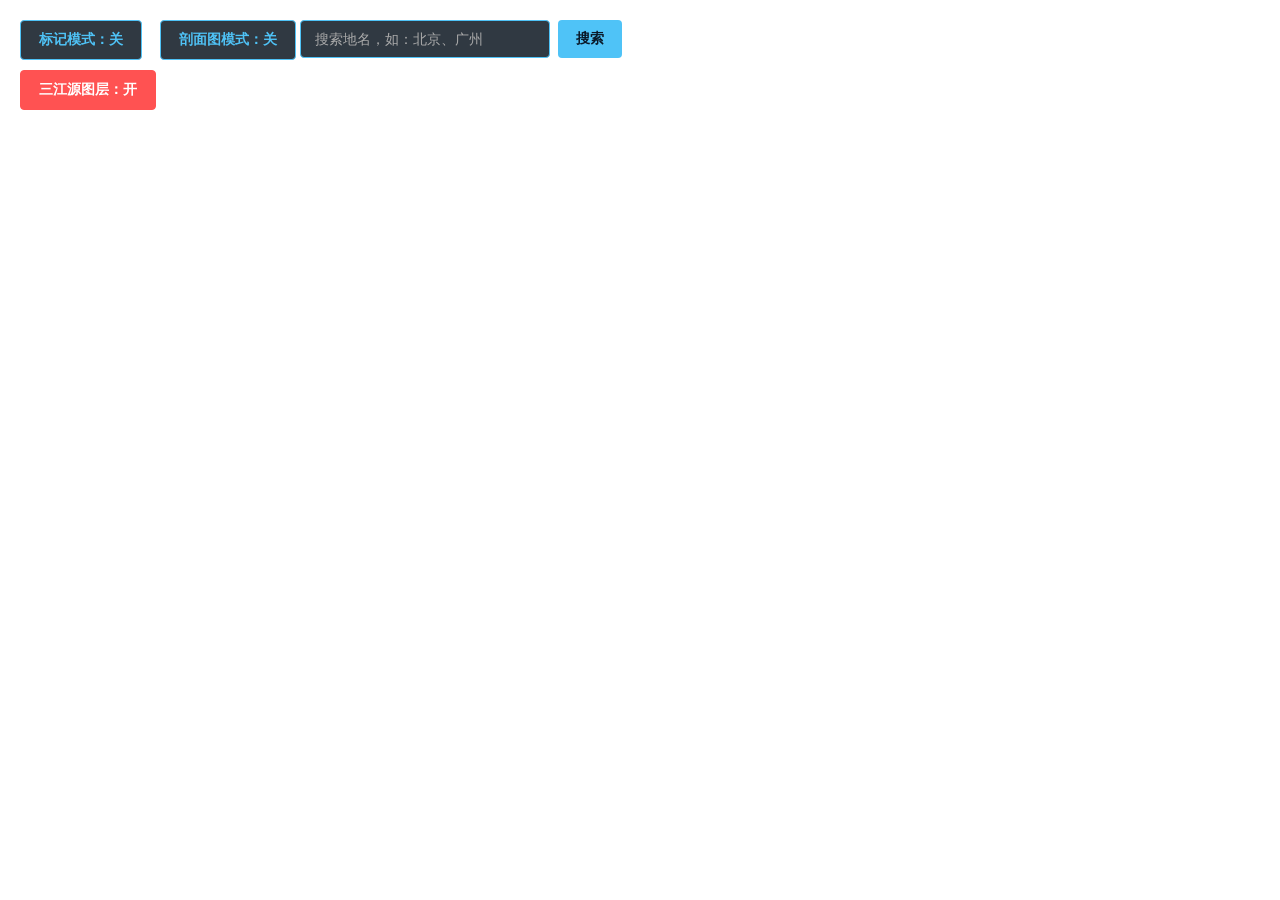
<file: 3D_Terrain_Three_River_Souce.html>
<!DOCTYPE html>
<html lang="zh-CN">
<head>
    <meta charset="utf-8">
    <title>三维地形互动底图 · 地形剖面图</title>
    <style>
        html, body { margin: 0; padding: 0; height: 100%; overflow: hidden; }
        #cesiumContainer { width: 100%; height: 100%; }

        /* 顶部按钮栏 */
        .topBtn {
            position: absolute; top: 20px; z-index: 999;
            padding: 10px 18px; font-size: 14px; cursor: pointer;
            background: rgba(20, 30, 40, 0.88); color: #4fc3f7;
            border: 1px solid #4fc3f7; border-radius: 4px;
            font-family: "Microsoft YaHei", sans-serif; font-weight: 600;
            transition: all 0.2s;
        }
        .topBtn:hover { background: rgba(79, 195, 247, 0.2); }
        .topBtn.active { background: #ff5252; color: #fff; border-color: #ff5252; }

        #markBtn { left: 20px; }
        #profileBtn { left: 160px; }
        #sjyBtn { top: 70px; left: 20px; }

        /* 搜索面板 */
        #searchPanel {
            position: absolute; top: 20px; left: 300px; z-index: 999;
            display: flex; gap: 8px; font-family: "Microsoft YaHei", sans-serif;
        }
        #searchInput {
            width: 220px; padding: 10px 14px; font-size: 14px;
            border: 1px solid #4fc3f7; border-radius: 4px;
            background: rgba(20, 30, 40, 0.88); color: #fff; outline: none;
        }
        #searchInput::placeholder { color: #aaa; }
        #searchBtn {
            padding: 10px 18px; font-size: 14px; cursor: pointer;
            background: #4fc3f7; color: #0a1929; border: none;
            border-radius: 4px; font-weight: 600;
        }
        #searchBtn:hover { background: #81d4fa; }
        #searchBtn:disabled { background: #555; color: #999; cursor: not-allowed; }

        /* 搜索结果列表 */
        #resultList {
            position: absolute; top: 62px; left: 300px; width: 320px;
            max-height: 300px; overflow-y: auto;
            background: rgba(20, 30, 40, 0.95);
            border: 1px solid #4fc3f7; border-radius: 0 0 6px 6px;
            z-index: 1000; display: none;
            font-family: "Microsoft YaHei", sans-serif;
        }
        #resultList .result-item {
            padding: 10px 14px; color: #ddd; font-size: 13px;
            cursor: pointer; border-bottom: 1px solid rgba(255,255,255,0.08);
            line-height: 1.5;
        }
        #resultList .result-item:hover { background: rgba(79, 195, 247, 0.2); }
        #resultList .result-item .item-name { color: #4fc3f7; font-weight: 600; }
        #resultList .result-item .item-addr { color: #999; font-size: 12px; }

        /* 剖面图面板 */
        #profilePanel {
            position: absolute; bottom: 0; left: 0; right: 0;
            height: 220px; background: rgba(10, 20, 30, 0.95);
            border-top: 2px solid #4fc3f7; z-index: 998;
            display: none; font-family: "Microsoft YaHei", sans-serif;
        }
        #profilePanel.visible { display: block; }
        #profileHeader {
            display: flex; justify-content: space-between; align-items: center;
            padding: 8px 20px; border-bottom: 1px solid rgba(255,255,255,0.08);
        }
        #profileHeader .title { color: #4fc3f7; font-size: 14px; font-weight: 600; }
        #profileHeader .actions { display: flex; gap: 8px; }
        #profileHeader button {
            padding: 4px 12px; font-size: 12px; cursor: pointer;
            background: transparent; color: #4fc3f7;
            border: 1px solid #4fc3f7; border-radius: 3px;
        }
        #profileHeader button:hover { background: rgba(79,195,247,0.2); }
        #profileCanvas {
            display: block; width: 100%; height: 170px;
        }

        /* 状态提示 */
        #statusMsg {
            position: absolute; bottom: 240px; left: 50%;
            transform: translateX(-50%);
            background: rgba(0,0,0,0.8); color: #ddd;
            padding: 10px 24px; border-radius: 20px;
            font-size: 13px; font-family: "Microsoft YaHei", sans-serif;
            display: none; z-index: 1001; white-space: nowrap;
        }
    </style>

    <link rel="stylesheet"
          href="https://cesium.com/downloads/cesiumjs/releases/1.120/Build/Cesium/Widgets/widgets.css">
</head>
<body>
    <div id="cesiumContainer"></div>

    <button id="markBtn" class="topBtn">标记模式：关</button>
    <button id="profileBtn" class="topBtn">剖面图模式：关</button>
    <button id="sjyBtn" class="topBtn active">三江源图层：开</button>

    <div id="searchPanel">
        <input id="searchInput" type="text" placeholder="搜索地名，如：北京、广州" />
        <button id="searchBtn">搜索</button>
    </div>
    <div id="resultList"></div>

    <div id="profilePanel">
        <div id="profileHeader">
            <span class="title" id="profileTitle">地形剖面图</span>
            <div class="actions">
                <button id="profileClearBtn">清除剖面</button>
                <button id="profileCloseBtn">关闭面板</button>
            </div>
        </div>
        <canvas id="profileCanvas"></canvas>
    </div>

    <div id="statusMsg"></div>

    <script src="https://cesium.com/downloads/cesiumjs/releases/1.120/Build/Cesium/Cesium.js"></script>

    <script>
    // ============================================================
    // 配置区
    // ============================================================
    const TIANDITU_KEY = '67202ad0231a8193b8cdda3816077687';
    const CESIUM_ION_TOKEN = 'eyJhbGciOiJIUzI1NiIsInR5cCI6IkpXVCJ9.[base64].9UqNi6F0cDZkv9bQze3iZZqmrtQFDB6ERuspXtnVqLQ'; // ← 替换为你的 Cesium ion Access Token
    const subdomains = ['0','1','2','3','4','5','6','7'];

    Cesium.Ion.defaultAccessToken = CESIUM_ION_TOKEN;

    let globalTerrainProvider = null;

    // ============================================================
    // 1. 初始化 Viewer
    // ============================================================
    const viewer = new Cesium.Viewer('cesiumContainer', {
        baseLayerPicker: false,
        geocoder: false,
        homeButton: true,
        sceneModePicker: false,
        navigationHelpButton: false,
        animation: false,
        timeline: false,
        fullscreenButton: true,
        infoBox: false,
        selectionIndicator: false,
        baseLayer: false
    });

    viewer.cesiumWidget.creditContainer.style.display = 'none';

    // 请求限流：缓解 429 Too Many Requests
    Cesium.RequestScheduler.maximumRequests = 20;
    Cesium.RequestScheduler.maximumRequestsPerServer = 10;

    // ============================================================
    // 2. 加载 Cesium 官方世界地形
    // ============================================================
    async function initTerrain() {
        try {
            const terrainProvider = await Cesium.createWorldTerrainAsync({
                requestVertexNormals: true,
                requestWaterMask: true
            });
            viewer.terrainProvider = terrainProvider;
            viewer.scene.globe.depthTestAgainstTerrain = true;
            globalTerrainProvider = terrainProvider;
            console.log('✅ Cesium 官方世界地形加载成功');
        } catch (error) {
            console.error('❌ 地形加载失败，回退到椭球地形：', error);
            viewer.terrainProvider = new Cesium.EllipsoidTerrainProvider();
            viewer.scene.globe.depthTestAgainstTerrain = false;
        }
    }
    initTerrain();

    // ============================================================
    // 3. 天地图影像底图 + 注记
    // ============================================================
    viewer.imageryLayers.addImageryProvider(
        new Cesium.WebMapTileServiceImageryProvider({
            url: `https://t{s}.tianditu.gov.cn/img_w/wmts?tk=${TIANDITU_KEY}`,
            layer: 'img', style: 'default', format: 'tiles',
            tileMatrixSetID: 'w', subdomains, maximumLevel: 18
        })
    );
    viewer.imageryLayers.addImageryProvider(
        new Cesium.WebMapTileServiceImageryProvider({
            url: `https://t{s}.tianditu.gov.cn/cia_w/wmts?tk=${TIANDITU_KEY}`,
            layer: 'cia', style: 'default', format: 'tiles',
            tileMatrixSetID: 'w', subdomains, maximumLevel: 18
        })
    );

    // ============================================================
    // 4. 初始视角
    // ============================================================
    viewer.camera.setView({
        destination: Cesium.Cartesian3.fromDegrees(105, 35, 12000000),
        orientation: {
            heading: Cesium.Math.toRadians(0),
            pitch: Cesium.Math.toRadians(-60),
            roll: 0
        }
    });

    // ============================================================
    // 5. 通用工具
    // ============================================================
    const statusMsg = document.getElementById('statusMsg');

    function showStatus(msg, duration = 3000) {
        statusMsg.textContent = msg;
        statusMsg.style.display = 'block';
        if (duration > 0) {
            setTimeout(() => { statusMsg.style.display = 'none'; }, duration);
        }
    }

    // ============================================================
    // 6. 搜索功能
    // ============================================================
    const searchInput = document.getElementById('searchInput');
    const searchBtn = document.getElementById('searchBtn');
    const resultList = document.getElementById('resultList');

    let searchMarker = null;

    function hideResultList() {
        resultList.style.display = 'none';
        resultList.innerHTML = '';
    }

    async function searchAdministrative(keyword) {
        const url = `https://api.tianditu.gov.cn/v2/administrative?keyword=${encodeURIComponent(keyword)}&childLevel=0&extensions=false&tk=${TIANDITU_KEY}`;
        try {
            const res = await fetch(url);
            const data = await res.json();
            const ok = data.status === 200 || data.status === 0 || data.status?.infocode === 0;
            if (ok && data.data?.district?.length > 0) {
                return data.data.district.map(item => ({
                    name: item.name,
                    lonlat: `${item.center.lng},${item.center.lat}`,
                    address: `行政区划（${item.gb || ''}）`,
                    isAdmin: true
                }));
            }
        } catch (err) { console.warn('行政区划搜索失败：', err); }
        return [];
    }

    async function searchPOI(keyword) {
        const postStr = {
            keyWord: keyword, level: 12, mapBound: '-180,-90,180,90',
            queryType: 1, start: 0, count: 10
        };
        const url = `https://api.tianditu.gov.cn/v2/search?postStr=${encodeURIComponent(JSON.stringify(postStr))}&type=query&tk=${TIANDITU_KEY}`;
        try {
            const res = await fetch(url);
            const data = await res.json();
            const statusCode = data.status?.infocode || data.status;
            if (statusCode !== 0 && statusCode !== '0' && statusCode !== 1000) return [];
            const pois = data.pois || data.result || [];
            return pois.map(item => {
                let lon = 0, lat = 0;
                if (item.lonlat) {
                    const parts = item.lonlat.split(',');
                    lon = parseFloat(parts[0]); lat = parseFloat(parts[1]);
                }
                return {
                    name: item.name || item.keyword || '未知地点',
                    lonlat: `${lon},${lat}`,
                    address: item.address || '',
                    isAdmin: false
                };
            });
        } catch (err) { console.warn('POI搜索失败：', err); return []; }
    }

    async function doSearch() {
        const keyword = searchInput.value.trim();
        if (!keyword) { showStatus('请输入搜索关键词'); return; }

        searchBtn.disabled = true;
        searchBtn.textContent = '搜索中...';
        hideResultList();
        showStatus('正在搜索...', 0);

        let results = await searchAdministrative(keyword);
        if (results.length === 0) results = await searchPOI(keyword);

        if (results.length === 0) {
            showStatus('未找到相关地点，请尝试其他关键词');
            searchBtn.disabled = false;
            searchBtn.textContent = '搜索';
            return;
        }

        renderResults(results);
        showStatus(`找到 ${results.length} 个结果，点击条目跳转`);
        searchBtn.disabled = false;
        searchBtn.textContent = '搜索';
    }

    function renderResults(results) {
        resultList.innerHTML = '';
        results.forEach((item, index) => {
            const div = document.createElement('div');
            div.className = 'result-item';
            const [lon, lat] = item.lonlat.split(',').map(Number);
            const tag = item.isAdmin ? '【行政区划】' : '';
            div.innerHTML = `
                <div class="item-name">${index + 1}. ${tag}${item.name}</div>
                <div class="item-addr">${item.address || `经度 ${lon.toFixed(4)}°　纬度 ${lat.toFixed(4)}°`}</div>
            `;
            div.addEventListener('click', () => {
                flyToLocation(lon, lat, item.name, item.isAdmin);
                hideResultList();
                searchInput.value = item.name;
            });
            resultList.appendChild(div);
        });
        resultList.style.display = 'block';
    }

    function flyToLocation(lon, lat, name, isAdmin) {
        if (searchMarker) { viewer.entities.remove(searchMarker); searchMarker = null; }
        searchMarker = viewer.entities.add({
            position: Cesium.Cartesian3.fromDegrees(lon, lat),
            point: {
                pixelSize: 12, color: Cesium.Color.RED,
                outlineColor: Cesium.Color.WHITE, outlineWidth: 2,
                disableDepthTestDistance: Number.POSITIVE_INFINITY
            },
            label: {
                text: name, font: 'bold 14px "Microsoft YaHei", sans-serif',
                fillColor: Cesium.Color.WHITE, outlineColor: Cesium.Color.BLACK,
                outlineWidth: 2, style: Cesium.LabelStyle.FILL_AND_OUTLINE,
                pixelOffset: new Cesium.Cartesian2(0, -24),
                eyeOffset: new Cesium.Cartesian3(0, 0, -50000)
            }
        });
        const height = isAdmin ? 200000 : 8000;
        viewer.camera.flyTo({
            destination: Cesium.Cartesian3.fromDegrees(lon, lat, height),
            orientation: {
                heading: Cesium.Math.toRadians(0),
                pitch: Cesium.Math.toRadians(isAdmin ? -60 : -65),
                roll: 0
            },
            duration: 5,
            complete: () => showStatus(`已定位到：${name}`, 2000)
        });
    }

    searchBtn.addEventListener('click', doSearch);
    searchInput.addEventListener('keydown', e => { if (e.key === 'Enter') doSearch(); });
    document.addEventListener('click', e => {
        const panel = document.getElementById('searchPanel');
        const list = document.getElementById('resultList');
        if (!panel.contains(e.target) && !list.contains(e.target)) hideResultList();
    });

    // ============================================================
    // 7. 标记模式
    // ============================================================
    const markBtn = document.getElementById('markBtn');
    let markMode = false;
    let userMarkers = [];

    markBtn.addEventListener('click', () => {
        // 关闭剖面图模式
        if (!markMode && profileMode) toggleProfileMode();

        markMode = !markMode;
        markBtn.textContent = markMode ? '标记模式：开' : '标记模式：关';
        markBtn.classList.toggle('active', markMode);
        viewer.scene.canvas.style.cursor = markMode ? 'crosshair' : 'default';

        if (markMode) {
            showStatus('标记模式已开启，点击地球放置标记', 3000);
        } else {
            userMarkers.forEach(m => viewer.entities.remove(m));
            userMarkers = [];
            showStatus('标记模式已关闭，所有标记已清除', 3000);
        }
    });

    // ============================================================
    // 8. 剖面图模式
    // ============================================================
    const profileBtn = document.getElementById('profileBtn');
    const profilePanel = document.getElementById('profilePanel');
    const profileCanvas = document.getElementById('profileCanvas');
    const profileTitle = document.getElementById('profileTitle');
    const profileClearBtn = document.getElementById('profileClearBtn');
    const profileCloseBtn = document.getElementById('profileCloseBtn');

    let profileMode = false;
    let profilePoints = [];       // 存放起点、终点经纬度
    let profileEntities = [];     // 存放线条、端点等实体
    let profileRubberLine = null; // 鼠标移动时的预览线

    function toggleProfileMode() {
        // 关闭标记模式
        if (!profileMode && markMode) markBtn.click();

        profileMode = !profileMode;
        profileBtn.textContent = profileMode ? '剖面图模式：开' : '剖面图模式：关';
        profileBtn.classList.toggle('active', profileMode);
        viewer.scene.canvas.style.cursor = profileMode ? 'crosshair' : 'default';

        if (profileMode) {
            profilePoints = [];
            showStatus('剖面图模式已开启，点击地图选择起点', 3000);
        } else {
            clearProfile();
            showStatus('剖面图模式已关闭', 2000);
        }
    }

    function clearProfile() {
        profilePoints = [];
        profileEntities.forEach(e => viewer.entities.remove(e));
        profileEntities = [];
        if (profileRubberLine) {
            viewer.entities.remove(profileRubberLine);
            profileRubberLine = null;
        }
        profilePanel.classList.remove('visible');
    }

    profileBtn.addEventListener('click', toggleProfileMode);
    profileClearBtn.addEventListener('click', () => {
        clearProfile();
        if (profileMode) showStatus('已清除，请点击地图选择起点', 2000);
    });
    profileCloseBtn.addEventListener('click', () => {
        clearProfile();
        if (profileMode) toggleProfileMode();
    });

    // ---------- 剖面图绘制核心 ----------
    function drawProfile(lon1, lat1, lon2, lat2, positions) {
        profilePanel.classList.add('visible');

        // 适配 canvas 分辨率
        const dpr = window.devicePixelRatio || 1;
        const cssW = profileCanvas.clientWidth;
        const cssH = profileCanvas.clientHeight;
        profileCanvas.width = cssW * dpr;
        profileCanvas.height = cssH * dpr;

        const ctx = profileCanvas.getContext('2d');
        ctx.setTransform(dpr, 0, 0, dpr, 0, 0);

        const W = cssW, H = cssH;
        ctx.clearRect(0, 0, W, H);

        // 距离计算
        const geodesic = new Cesium.EllipsoidGeodesic(
            Cesium.Cartographic.fromDegrees(lon1, lat1),
            Cesium.Cartographic.fromDegrees(lon2, lat2)
        );
        const totalDistKm = geodesic.surfaceDistance / 1000;

        // 海拔范围
        const heights = positions.map(p => p.height);
        const minH = Math.min(...heights);
        const maxH = Math.max(...heights);
        const rangeH = Math.max(maxH - minH, 1);

        const padding = { top: 36, right: 30, bottom: 30, left: 60 };
        const plotW = W - padding.left - padding.right;
        const plotH = H - padding.top - padding.bottom;

        const xOf = i => padding.left + (i / (positions.length - 1)) * plotW;
        const yOf = h => padding.top + plotH - ((h - minH) / rangeH) * plotH;

        // 背景网格
        ctx.strokeStyle = 'rgba(255,255,255,0.06)';
        ctx.lineWidth = 1;
        for (let i = 0; i <= 5; i++) {
            const y = padding.top + (plotH * i / 5);
            ctx.beginPath(); ctx.moveTo(padding.left, y); ctx.lineTo(padding.left + plotW, y); ctx.stroke();
        }

        // 填充区域（渐变）
        ctx.beginPath();
        ctx.moveTo(xOf(0), yOf(positions[0].height));
        for (let i = 1; i < positions.length; i++) {
            ctx.lineTo(xOf(i), yOf(positions[i].height));
        }
        ctx.lineTo(xOf(positions.length - 1), padding.top + plotH);
        ctx.lineTo(xOf(0), padding.top + plotH);
        ctx.closePath();
        const gradient = ctx.createLinearGradient(0, padding.top, 0, padding.top + plotH);
        gradient.addColorStop(0, 'rgba(79, 195, 247, 0.75)');
        gradient.addColorStop(1, 'rgba(79, 195, 247, 0.1)');
        ctx.fillStyle = gradient;
        ctx.fill();

        // 轮廓线
        ctx.beginPath();
        ctx.moveTo(xOf(0), yOf(positions[0].height));
        for (let i = 1; i < positions.length; i++) {
            ctx.lineTo(xOf(i), yOf(positions[i].height));
        }
        ctx.strokeStyle = '#4fc3f7';
        ctx.lineWidth = 2;
        ctx.stroke();

        // Y 轴刻度
        ctx.fillStyle = '#aaa';
        ctx.font = '11px "Microsoft YaHei"';
        ctx.textAlign = 'right';
        for (let i = 0; i <= 5; i++) {
            const h = minH + (rangeH * i / 5);
            const y = yOf(h);
            ctx.fillText(h.toFixed(0) + 'm', padding.left - 8, y + 4);
        }

        // X 轴刻度
        ctx.textAlign = 'center';
        for (let i = 0; i <= 5; i++) {
            const d = totalDistKm * i / 5;
            const x = padding.left + (plotW * i / 5);
            ctx.fillText(d.toFixed(1) + 'km', x, padding.top + plotH + 18);
        }

        // 起点终点标记
        ctx.fillStyle = '#fff';
        ctx.textAlign = 'left';
        ctx.fillText('起点', xOf(0), padding.top - 10);
        ctx.textAlign = 'right';
        ctx.fillText('终点', xOf(positions.length - 1), padding.top - 10);

        // 顶部统计信息
        ctx.fillStyle = '#4fc3f7';
        ctx.font = 'bold 13px "Microsoft YaHei"';
        ctx.textAlign = 'left';
        ctx.fillText(
            `水平距离：${totalDistKm.toFixed(2)} km　|　海拔：${minH.toFixed(0)} ~ ${maxH.toFixed(0)} m　|　相对高差：${(maxH - minH).toFixed(0)} m`,
            padding.left, 22
        );

        profileTitle.textContent = `地形剖面图  ${lat1.toFixed(2)}°N ${lon1.toFixed(2)}°E  →  ${lat2.toFixed(2)}°N ${lon2.toFixed(2)}°E`;
    }

    // ---------- 采样并绘制 ----------
    async function sampleAndDrawProfile(lon1, lat1, lon2, lat2) {
        showStatus('正在采样地形，请稍候...', 0);

        // 采样点数量：教学精度，100 个足够
        const SAMPLE_COUNT = 100;
        const cartographics = [];
        for (let i = 0; i < SAMPLE_COUNT; i++) {
            const t = i / (SAMPLE_COUNT - 1);
            const lon = lon1 + (lon2 - lon1) * t;
            const lat = lat1 + (lat2 - lat1) * t;
            cartographics.push(Cesium.Cartographic.fromDegrees(lon, lat));
        }

        try {
            let sampled;
            if (globalTerrainProvider) {
                sampled = await Cesium.sampleTerrainMostDetailed(
                    globalTerrainProvider,
                    cartographics
                );
            } else {
                // 无地形时，使用 0 高度（平地剖面）
                sampled = cartographics.map(c => {
                    c.height = 0;
                    return c;
                });
                showStatus('提示：地形服务未加载，剖面图为平地', 4000);
            }
            drawProfile(lon1, lat1, lon2, lat2, sampled);
            if (globalTerrainProvider) showStatus('剖面图已生成', 2000);
        } catch (err) {
            console.error('地形采样失败：', err);
            showStatus('地形采样失败，请检查 Cesium ion Token', 4000);
        }
    }

    // ============================================================
    // 9. 点击地图：标记 / 剖面 / 信息
    // ============================================================
    const handler = new Cesium.ScreenSpaceEventHandler(viewer.scene.canvas);

    handler.setInputAction(async function (click) {
        const ray = viewer.camera.getPickRay(click.position);
        if (!ray) return;

        const cartesian = viewer.scene.globe.pick(ray, viewer.scene);
        if (!cartesian) {
            showStatus('未拾取到地表位置，请点击地球表面', 3000);
            return;
        }

        const cartographic = Cesium.Cartographic.fromCartesian(cartesian);
        const lon = Cesium.Math.toDegrees(cartographic.longitude);
        const lat = Cesium.Math.toDegrees(cartographic.latitude);

        // ---------- 剖面图模式 ----------
        if (profileMode) {
            profilePoints.push({ lon, lat });

            // 添加端点小球
            const pointEntity = viewer.entities.add({
                position: Cesium.Cartesian3.fromDegrees(lon, lat),
                point: {
                    pixelSize: 10,
                    color: profilePoints.length === 1 ? Cesium.Color.LIME : Cesium.Color.ORANGE,
                    outlineColor: Cesium.Color.WHITE,
                    outlineWidth: 2,
                    disableDepthTestDistance: Number.POSITIVE_INFINITY
                }
            });
            profileEntities.push(pointEntity);

            if (profilePoints.length === 1) {
                showStatus('起点已选，请点击终点位置', 3000);
                return;
            }

            // 已选够两个点，绘制连线并采样
            const p1 = profilePoints[0];
            const p2 = profilePoints[1];

            const lineEntity = viewer.entities.add({
                polyline: {
                    positions: Cesium.Cartesian3.fromDegreesArray([p1.lon, p1.lat, p2.lon, p2.lat]),
                    width: 3,
                    material: Cesium.Color.YELLOW,
                    arcType: Cesium.ArcType.GEODESIC,
                    clampToGround: true
                }
            });
            profileEntities.push(lineEntity);

            // 清除预览线
            if (profileRubberLine) {
                viewer.entities.remove(profileRubberLine);
                profileRubberLine = null;
            }

            await sampleAndDrawProfile(p1.lon, p1.lat, p2.lon, p2.lat);
            profilePoints = []; // 重置，可再次选择
            return;
        }

        // ---------- 标记模式 ----------
        if (markMode) {
            const idx = userMarkers.length + 1;
            const marker = viewer.entities.add({
                position: Cesium.Cartesian3.fromDegrees(lon, lat),
                point: {
                    pixelSize: 14, color: Cesium.Color.ORANGE,
                    outlineColor: Cesium.Color.WHITE, outlineWidth: 2,
                    disableDepthTestDistance: Number.POSITIVE_INFINITY
                },
                label: {
                    text: `标记 ${idx}`,
                    font: 'bold 14px "Microsoft YaHei", sans-serif',
                    fillColor: Cesium.Color.WHITE, outlineColor: Cesium.Color.BLACK,
                    outlineWidth: 2, style: Cesium.LabelStyle.FILL_AND_OUTLINE,
                    pixelOffset: new Cesium.Cartesian2(0, -24),
                    eyeOffset: new Cesium.Cartesian3(0, 0, -50000)
                }
            });
            userMarkers.push(marker);
            showStatus(`标记 ${idx}：经度 ${lon.toFixed(4)}°　纬度 ${lat.toFixed(4)}°`, 3000);
            return;
        }

        // ---------- 普通信息模式 ----------
        showStatus(`经度 ${lon.toFixed(4)}°　纬度 ${lat.toFixed(4)}°　正在获取海拔...`, 0);
        if (globalTerrainProvider) {
            try {
                const sampled = await Cesium.sampleTerrainMostDetailed(
                    globalTerrainProvider,
                    [Cesium.Cartographic.fromDegrees(lon, lat)]
                );
                showStatus(`经度 ${lon.toFixed(4)}°　纬度 ${lat.toFixed(4)}°　海拔 ${sampled[0].height.toFixed(1)} 米`, 4000);
                return;
            } catch (err) { console.warn('地形采样失败：', err); }
        }
        showStatus(`经度 ${lon.toFixed(4)}°　纬度 ${lat.toFixed(4)}°　海拔 ${cartographic.height.toFixed(1)} 米（近似）`, 4000);
    }, Cesium.ScreenSpaceEventType.LEFT_CLICK);

    // 鼠标移动时显示剖面图预览线
    handler.setInputAction(function (movement) {
        if (!profileMode || profilePoints.length !== 1) return;

        const ray = viewer.camera.getPickRay(movement.endPosition);
        if (!ray) return;
        const cartesian = viewer.scene.globe.pick(ray, viewer.scene);
        if (!cartesian) return;

        const c = Cesium.Cartographic.fromCartesian(cartesian);
        const lon = Cesium.Math.toDegrees(c.longitude);
        const lat = Cesium.Math.toDegrees(c.latitude);
        const p1 = profilePoints[0];

        if (profileRubberLine) viewer.entities.remove(profileRubberLine);
        profileRubberLine = viewer.entities.add({
            polyline: {
                positions: Cesium.Cartesian3.fromDegreesArray([p1.lon, p1.lat, lon, lat]),
                width: 2,
                material: new Cesium.PolylineDashMaterialProperty({
                    color: Cesium.Color.YELLOW.withAlpha(0.7),
                    dashLength: 12
                }),
                arcType: Cesium.ArcType.GEODESIC,
                clampToGround: true
            }
        });
    }, Cesium.ScreenSpaceEventType.MOUSE_MOVE);


    // ============================================================
    // 10. 三江源地区图层
    // ============================================================
    // ★★★ 园区颜色在这里改 ★★★
    // 每个园区一行：name=名称，color=填充颜色，label=标注位置[经度,纬度]
    // 颜色可用 #rrggbb 或英文颜色名，改完保存即可
    const SJY_ZONES = [{"name":"长江源区","color":"#4fc3f7","label":[93.8,33.9],"rings":[[[97.02086,32.07717],[97.01845,32.08048],[97.02861,32.09064],[97.03044,32.0992],[97.0376,32.10167],[97.0331,32.12081],[97.03768,32.12893],[97.02977,32.13608],[97.06276,32.14136],[97.07769,32.13795],[97.09689,32.15204],[97.11385,32.15673],[97.11753,32.17944],[97.11193,32.20538],[97.05576,32.20929],[97.04809,32.21972],[97.02802,32.22077],[97.0152,32.23012],[96.99606,32.20256],[96.99623,32.19052],[96.98191,32.17843],[96.97983,32.17131],[96.96068,32.16869],[96.95702,32.17558],[96.91199,32.18773],[96.89537,32.20733],[96.91015,32.2217],[96.91566,32.23531],[96.90865,32.25643],[96.91216,32.2622],[96.92601,32.26644],[96.916,32.27504],[96.92242,32.28449],[96.9084,32.29471],[96.9008,32.31413],[96.89395,32.31843],[96.89428,32.32783],[96.8845,32.33049],[96.87706,32.33793],[96.87823,32.3448],[96.86711,32.35189],[96.87656,32.35791],[96.88718,32.35778],[96.89737,32.36927],[96.8728,32.38423],[96.85405,32.40927],[96.85112,32.44129],[96.83915,32.46246],[96.82375,32.46253],[96.80391,32.45326],[96.80056,32.44444],[96.78952,32.44166],[96.76008,32.47645],[96.75089,32.45978],[96.73452,32.44854],[96.73987,32.44278],[96.73319,32.43111],[96.72359,32.44598],[96.70182,32.44667],[96.69231,32.43754],[96.69815,32.42514],[96.69315,32.41138],[96.71767,32.38289],[96.71733,32.37192],[96.70057,32.37752],[96.68865,32.37607],[96.64996,32.39354],[96.63504,32.38474],[96.61927,32.39001],[96.6085,32.38143],[96.58677,32.39183],[96.58786,32.40446],[96.57757,32.40645],[96.57113,32.42298],[96.54718,32.44138],[96.53554,32.45731],[96.51634,32.46536],[96.46284,32.44086],[96.45169,32.42736],[96.44181,32.4261],[96.44064,32.43558],[96.42724,32.44194],[96.40767,32.4656],[96.38444,32.47251],[96.3654,32.49929],[96.3508,32.51145],[96.35163,32.52016],[96.33295,32.52938],[96.30751,32.55241],[96.30893,32.56026],[96.29065,32.58212],[96.28957,32.59505],[96.27404,32.61024],[96.25884,32.61823],[96.22857,32.61889],[96.19256,32.61214],[96.17807,32.6163],[96.17631,32.62243],[96.18737,32.65453],[96.18125,32.6595],[96.1939,32.69506],[96.16575,32.73232],[96.17379,32.73993],[96.16658,32.7533],[96.15117,32.76167],[96.10612,32.72441],[96.1032,32.71449],[96.0889,32.70832],[96.06835,32.71854],[96.06635,32.72643],[96.05391,32.72939],[96.03982,32.743],[96.03999,32.75215],[96.03148,32.75906],[96.01131,32.76315],[96.02656,32.77952],[96.0209,32.78347],[96.0199,32.79695],[96.03231,32.8063],[96.03832,32.84521],[96.03265,32.85196],[96.01223,32.85685],[96.02165,32.85967],[96.01898,32.86522],[96.0369,32.88076],[96.04707,32.88154],[96.04816,32.88713],[96.03081,32.90513],[96.04473,32.91225],[96.02056,32.92462],[95.97707,32.92854],[95.96373,32.93634],[95.95698,32.93181],[95.93103,32.93707],[95.9089,32.95475],[95.91474,32.96795],[95.90948,32.97326],[95.9104,32.98201],[95.89184,33.00529],[95.89961,33.01054],[95.94238,33.01051],[95.96731,33.03245],[95.95172,33.06838],[95.96081,33.07611],[95.96023,33.08258],[95.94805,33.09126],[95.94121,33.11089],[95.92602,33.11261],[95.91115,33.12746],[95.89827,33.13271],[95.87794,33.1557],[95.8596,33.17976],[95.86438,33.19341],[95.84871,33.20562],[95.83791,33.22575],[95.81411,33.23137],[95.79844,33.24734],[95.79735,33.27899],[95.78722,33.28601],[95.75809,33.27532],[95.75073,33.27848],[95.74179,33.29881],[95.6997,33.33459],[95.68202,33.32849],[95.67042,33.31234],[95.65975,33.31048],[95.63238,33.32241],[95.6131,33.30828],[95.59154,33.31064],[95.57715,33.29908],[95.5594,33.3001],[95.55647,33.32211],[95.52529,33.34665],[95.51053,33.34948],[95.48604,33.3422],[95.46525,33.36495],[95.4268,33.38528],[95.4074,33.38329],[95.39261,33.38866],[95.37808,33.40709],[95.33595,33.43009],[95.31236,33.43884],[95.30527,33.43579],[95.30094,33.41254],[95.29552,33.4109],[95.27283,33.42948],[95.21232,33.43578],[95.17825,33.51776],[95.161,33.53499],[95.15029,33.5521],[95.14619,33.56925],[95.1328,33.58588],[95.1215,33.5876],[95.1006,33.57701],[95.08983,33.56498],[95.09292,33.548],[95.08474,33.54081],[95.07063,33.53583],[95.04704,33.53601],[95.03296,33.52918],[95.01914,33.53477],[94.99126,33.56791],[94.97935,33.57284],[94.96303,33.56597],[94.94029,33.56593],[94.9151,33.5819],[94.90274,33.58218],[94.87148,33.57074],[94.86219,33.57134],[94.85324,33.57946],[94.81816,33.56886],[94.80644,33.59371],[94.82435,33.64149],[94.82142,33.66507],[94.81247,33.67412],[94.74514,33.69683],[94.71417,33.72094],[94.70575,33.74376],[94.709,33.75526],[94.70558,33.76394],[94.68799,33.76529],[94.66648,33.79202],[94.61694,33.81264],[94.58963,33.81794],[94.54419,33.82206],[94.52609,33.79674],[94.51787,33.79502],[94.47863,33.80814],[94.45683,33.78261],[94.43146,33.77961],[94.40979,33.7847],[94.35702,33.7556],[94.35468,33.72641],[94.34551,33.72985],[94.31716,33.71953],[94.31649,33.70526],[94.29305,33.70277],[94.27252,33.68378],[94.25147,33.67698],[94.20806,33.68164],[94.18235,33.67188],[94.15831,33.67418],[94.14725,33.6798],[94.11527,33.68272],[94.10624,33.6914],[94.07248,33.68775],[94.05888,33.67828],[94.04337,33.67972],[94.03387,33.6611],[94.01504,33.65988],[93.98964,33.63327],[93.97789,33.62969],[93.97339,33.62026],[93.95998,33.61677],[93.94539,33.5995],[93.92962,33.5968],[93.91969,33.60485],[93.90507,33.60763],[93.88701,33.62915],[93.86291,33.63876],[93.85387,33.64744],[93.83519,33.65173],[93.81886,33.66673],[93.79156,33.66913],[93.78277,33.68696],[93.7463,33.70493],[93.73294,33.71958],[93.7225,33.69362],[93.67504,33.67252],[93.65895,33.67118],[93.65228,33.66457],[93.63977,33.66652],[93.61307,33.65664],[93.58575,33.65533],[93.54776,33.6673],[93.52053,33.67057],[93.50837,33.68261],[93.49646,33.68539],[93.47358,33.67053],[93.4379,33.65772],[93.41606,33.64111],[93.39025,33.63627],[93.37656,33.63614],[93.35838,33.65359],[93.31263,33.63746],[93.29296,33.63651],[93.25825,33.65534],[93.2469,33.65045],[93.2327,33.63513],[93.15431,33.6546],[93.14134,33.66412],[93.1175,33.67034],[93.05783,33.65951],[93.03384,33.66276],[93.02369,33.67002],[93.00704,33.66128],[92.97834,33.66621],[92.94495,33.65788],[92.87693,33.669],[92.85,33.65877],[92.83862,33.64902],[92.82171,33.62226],[92.812,33.61739],[92.81402,33.59568],[92.80646,33.57281],[92.81795,33.55719],[92.85102,33.53619],[92.85505,33.5148],[92.848,33.50128],[92.81443,33.47934],[92.79286,33.47135],[92.75912,33.47593],[92.73036,33.46068],[92.69711,33.47497],[92.65635,33.4112],[92.65475,33.38409],[92.59898,33.35581],[92.60985,33.32124],[92.59768,33.30583],[92.61658,33.28712],[92.63236,33.2871],[92.67814,33.26912],[92.71077,33.24989],[92.72001,33.23418],[92.70926,33.22004],[92.71087,33.19347],[92.66961,33.1495],[92.67262,33.13526],[92.717,33.10382],[92.73087,33.0633],[92.72876,33.04045],[92.70224,33.02575],[92.68858,33.00022],[92.69601,32.98528],[92.67373,32.95498],[92.65566,32.94324],[92.64813,32.90508],[92.59547,32.8724],[92.59386,32.82396],[92.58057,32.75741],[92.56032,32.73458],[92.5237,32.73659],[92.50522,32.7472],[92.48482,32.7468],[92.45797,32.76595],[92.43406,32.76375],[92.40968,32.75003],[92.35467,32.76687],[92.35648,32.75041],[92.33519,32.74107],[92.32966,32.74971],[92.30003,32.75166],[92.28988,32.73164],[92.25429,32.72316],[92.23304,32.74084],[92.21934,32.73637],[92.19756,32.75712],[92.21036,32.79079],[92.19271,32.80438],[92.22639,32.8233],[92.22961,32.84257],[92.20381,32.86013],[92.20411,32.86848],[92.15225,32.8758],[92.14751,32.88623],[92.11595,32.87818],[92.10074,32.86254],[92.0385,32.8637],[92.01723,32.83195],[91.99756,32.83774],[91.98944,32.82678],[91.95672,32.82208],[91.94065,32.83815],[91.92145,32.872],[91.89286,32.88844],[91.89598,32.90979],[91.85899,32.90471],[91.83851,32.95038],[91.81056,32.95705],[91.79805,32.94431],[91.77949,32.94839],[91.74997,32.97193],[91.72683,32.97651],[91.7227,32.9866],[91.682,32.99238],[91.66362,33.0021],[91.66332,33.01542],[91.57954,33.04185],[91.55262,33.0697],[91.55888,33.07852],[91.53436,33.10231],[91.51103,33.10091],[91.49507,33.11127],[91.46043,33.09398],[91.4572,33.0761],[91.4343,33.06819],[91.42533,33.08108],[91.40317,33.08261],[91.37229,33.10171],[91.31012,33.11008],[91.28491,33.13121],[91.26169,33.14244],[91.22394,33.14331],[91.21457,33.12933],[91.19431,33.12776],[91.18644,33.10847],[91.16073,33.11144],[91.1454,33.07427],[91.13139,33.07646],[91.06879,33.11555],[91.03606,33.10077],[91.01038,33.12361],[90.95151,33.11807],[90.92641,33.12261],[90.91032,33.11255],[90.90107,33.08548],[90.88163,33.12282],[90.84212,33.11309],[90.80228,33.11665],[90.73882,33.1444],[90.70414,33.13793],[90.63101,33.17686],[90.5947,33.20929],[90.56296,33.22342],[90.54238,33.24069],[90.51763,33.24539],[90.47934,33.26781],[90.40528,33.26239],[90.38616,33.27902],[90.36564,33.2834],[90.33136,33.31268],[90.24477,33.42605],[90.21827,33.43975],[90.18618,33.44292],[90.10566,33.46294],[90.08984,33.47157],[90.08139,33.52689],[90.07142,33.53546],[90.01968,33.54948],[89.98625,33.5856],[89.98214,33.61408],[89.9991,33.66111],[89.99087,33.67008],[90.00652,33.68986],[89.97952,33.70569],[89.98193,33.72778],[89.93774,33.74323],[89.90554,33.74312],[89.90051,33.76053],[89.91722,33.77467],[89.93181,33.79905],[89.92396,33.81126],[89.89809,33.80974],[89.89174,33.82414],[89.86936,33.83265],[89.86058,33.85503],[89.83535,33.87098],[89.79285,33.86737],[89.76179,33.90038],[89.76351,33.90877],[89.72977,33.92362],[89.70623,33.95752],[89.68593,33.96168],[89.68281,33.99282],[89.64935,34.03857],[89.63287,34.05136],[89.65438,34.06056],[89.65407,34.09884],[89.67889,34.10763],[89.69145,34.12819],[89.70985,34.13368],[89.75463,34.12655],[89.75826,34.1543],[89.78346,34.1518],[89.81495,34.17137],[89.80263,34.19112],[89.82444,34.20251],[89.8203,34.22731],[89.83604,34.26613],[89.82716,34.30031],[89.86309,34.32482],[89.86975,34.34337],[89.85481,34.36143],[89.83917,34.35816],[89.81868,34.37163],[89.82191,34.38626],[89.79748,34.398],[89.81767,34.42245],[89.8213,34.45718],[89.80606,34.47646],[89.81635,34.48765],[89.80969,34.50594],[89.81221,34.55166],[89.77579,34.57604],[89.77558,34.59551],[89.79283,34.60642],[89.79667,34.63038],[89.78012,34.64467],[89.77225,34.638],[89.73961,34.64809],[89.72391,34.66472],[89.73568,34.68126],[89.72129,34.70553],[89.73417,34.7154],[89.73035,34.73372],[89.76076,34.74143],[89.7658,34.74993],[89.79535,34.74535],[89.80655,34.75064],[89.80554,34.77026],[89.82795,34.7892],[89.82381,34.79834],[89.8658,34.8121],[89.84965,34.82287],[89.8443,34.85879],[89.81311,34.86978],[89.82098,34.88051],[89.81462,34.89963],[89.8251,34.90139],[89.80034,34.91856],[89.78543,34.92303],[89.76292,34.91727],[89.74477,34.90483],[89.73131,34.90742],[89.7096,34.92183],[89.69858,34.90954],[89.66955,34.89609],[89.66805,34.88902],[89.6567,34.89001],[89.65236,34.88461],[89.61906,34.88303],[89.62232,34.89386],[89.57702,34.89668],[89.58229,34.90927],[89.56589,34.91933],[89.5591,34.93245],[89.56094,34.94646],[89.56823,34.95198],[89.56429,34.965],[89.57467,35.00092],[89.56555,35.01296],[89.57952,35.02087],[89.58413,35.02947],[89.58622,35.04493],[89.57802,35.05638],[89.58864,35.05925],[89.59215,35.0886],[89.58429,35.09792],[89.59098,35.10549],[89.58094,35.11785],[89.53857,35.12212],[89.53639,35.12765],[89.51718,35.13511],[89.50217,35.1667],[89.47893,35.19351],[89.47289,35.20902],[89.44799,35.22476],[89.4562,35.23934],[89.48329,35.25756],[89.51265,35.26667],[89.52959,35.27735],[89.52556,35.28775],[89.50896,35.28522],[89.49486,35.2912],[89.49235,35.29939],[89.51407,35.33301],[89.51013,35.34873],[89.49687,35.35527],[89.49486,35.36212],[89.50501,35.37333],[89.53235,35.36977],[89.56595,35.38446],[89.57901,35.38296],[89.59733,35.39289],[89.61546,35.41178],[89.65635,35.42644],[89.6843,35.41553],[89.69982,35.42966],[89.69681,35.43656],[89.70874,35.43999],[89.71217,35.44835],[89.72286,35.45312],[89.72954,35.46382],[89.72628,35.46823],[89.73672,35.46933],[89.7419,35.48045],[89.76306,35.48325],[89.7389,35.50801],[89.71793,35.50247],[89.70307,35.50813],[89.70774,35.51722],[89.7019,35.52664],[89.70407,35.53577],[89.69781,35.53817],[89.69856,35.54873],[89.70707,35.57749],[89.71701,35.58459],[89.74734,35.58113],[89.76214,35.58802],[89.76365,35.60041],[89.74015,35.62242],[89.73112,35.64334],[89.7231,35.65045],[89.74666,35.66337],[89.74817,35.6917],[89.74064,35.70109],[89.7475,35.70357],[89.74842,35.71172],[89.73855,35.71608],[89.75034,35.73234],[89.74465,35.75524],[89.76163,35.76633],[89.77017,35.76162],[89.77787,35.76396],[89.77946,35.77843],[89.76548,35.79957],[89.77938,35.80828],[89.78457,35.83423],[89.79981,35.84834],[89.78984,35.85844],[89.77661,35.86208],[89.74657,35.85488],[89.73897,35.85928],[89.70539,35.84984],[89.66935,35.85223],[89.65817,35.84883],[89.60508,35.86184],[89.59012,35.85617],[89.57573,35.86224],[89.54776,35.85809],[89.54173,35.868],[89.5284,35.87089],[89.52882,35.87478],[89.55061,35.87392],[89.55229,35.88046],[89.48754,35.90402],[89.47035,35.90095],[89.42536,35.91778],[89.41883,35.93285],[89.43155,35.94671],[89.42418,35.96795],[89.42443,35.98485],[89.43205,35.99385],[89.40185,36.01744],[89.40829,36.03506],[89.41648,36.04629],[89.42912,36.04398],[89.43783,36.03208],[89.44897,36.02813],[89.45969,36.03061],[89.47311,36.02257],[89.4846,36.02776],[89.54851,36.0293],[89.56032,36.03617],[89.60307,36.03894],[89.62153,36.0507],[89.63581,36.05073],[89.64115,36.0577],[89.6394,36.06651],[89.65733,36.07031],[89.68594,36.09147],[89.72534,36.08899],[89.72877,36.08397],[89.75075,36.08041],[89.76212,36.0732],[89.76622,36.07859],[89.79252,36.07173],[89.8102,36.08011],[89.84582,36.07666],[89.8573,36.08229],[89.88552,36.07767],[89.90057,36.08009],[89.90643,36.07539],[89.91127,36.08004],[89.93959,36.06815],[89.94534,36.07078],[89.94142,36.09081],[89.94634,36.09838],[89.93541,36.13072],[89.9425,36.14097],[89.99111,36.16404],[90.00777,36.18613],[90.00802,36.20007],[90.01785,36.21407],[90.0256,36.26025],[90.00677,36.26727],[90.0016,36.27893],[90.04136,36.27691],[90.05629,36.25581],[90.07992,36.25583],[90.08426,36.25118],[90.12643,36.24701],[90.14369,36.23925],[90.13154,36.22753],[90.12551,36.21523],[90.12802,36.20809],[90.14981,36.1965],[90.19632,36.18789],[90.23501,36.16105],[90.32745,36.15827],[90.34781,36.14301],[90.37201,36.1478],[90.42208,36.13426],[90.47806,36.13264],[90.48922,36.14161],[90.52554,36.14905],[90.54952,36.14564],[90.56752,36.13305],[90.58585,36.13479],[90.61426,36.12709],[90.66164,36.13449],[90.71267,36.11562],[90.74089,36.0964],[90.77483,36.08679],[90.78587,36.06563],[90.80496,36.04463],[90.81886,36.04082],[90.8145,36.03629],[90.83737,36.02036],[90.8511,36.01778],[90.87102,36.02707],[90.92599,36.03191],[90.951,36.06478],[90.96125,36.09363],[90.97782,36.10731],[90.99355,36.10827],[91.0022,36.10108],[91.03167,36.10036],[91.03809,36.09423],[91.07961,36.08869],[91.11026,36.09525],[91.12055,36.10488],[91.12306,36.11578],[91.11436,36.14135],[91.10307,36.15698],[91.12096,36.15517],[91.14121,36.14189],[91.25359,36.10838],[91.2904,36.08176],[91.38655,36.06537],[91.47576,36.09208],[91.52214,36.12103],[91.52633,36.13354],[91.55072,36.14909],[91.5539,36.15566],[91.57006,36.15568],[91.54754,36.09583],[91.55206,36.08343],[91.56421,36.0814],[91.56387,36.07173],[91.56898,36.07315],[91.5817,36.06144],[91.5786,36.05619],[91.61487,36.04975],[91.63148,36.03837],[91.64475,36.04401],[91.67819,36.0377],[91.74922,36.0121],[91.79181,36.00597],[91.85732,36.02243],[91.89481,36.0231],[91.90894,36.01625],[91.96667,36.00707],[91.97342,36.0003],[91.97309,35.98902],[92.04172,35.95909],[92.21236,35.91499],[92.25693,35.90825],[92.31309,35.91174],[92.33043,35.90888],[92.34119,35.8966],[92.34994,35.89691],[92.36812,35.9106],[92.40503,35.91547],[92.45097,35.89861],[92.59103,35.87916],[92.69444,35.87793],[92.80133,35.86713],[92.82887,35.86956],[92.98237,35.83355],[92.99277,35.83384],[93.01498,35.84961],[93.04319,35.8472],[93.06569,35.84185],[93.08537,35.80751],[93.14555,35.80041],[93.19158,35.78946],[93.22412,35.79102],[93.26404,35.77807],[93.44696,35.7739],[93.51133,35.75777],[93.52978,35.7619],[93.53807,35.78179],[93.54838,35.78319],[93.56705,35.77333],[93.58595,35.7717],[93.62637,35.75657],[93.65931,35.75432],[93.68007,35.76559],[93.69625,35.75242],[93.70643,35.74989],[93.72554,35.75124],[93.74683,35.7597],[93.76046,35.75682],[93.76782,35.73768],[93.78012,35.73109],[93.83464,35.72285],[93.84905,35.71032],[93.88805,35.70289],[93.9143,35.70935],[93.93291,35.70723],[93.96235,35.68925],[94.00724,35.67409],[94.03098,35.64912],[94.0605,35.63686],[94.07159,35.6412],[94.12108,35.64074],[94.13514,35.65915],[94.1539,35.66981],[94.16848,35.66961],[94.19486,35.66232],[94.21287,35.64933],[94.22743,35.65214],[94.2378,35.6615],[94.26646,35.66131],[94.25226,35.65439],[94.26479,35.63903],[94.27924,35.63356],[94.31252,35.63874],[94.3352,35.63039],[94.36214,35.62925],[94.38292,35.61744],[94.40598,35.6144],[94.43275,35.62401],[94.46006,35.60659],[94.48764,35.60267],[94.50542,35.61029],[94.51976,35.61006],[94.57898,35.60247],[94.59077,35.59353],[94.62008,35.60251],[94.62609,35.59645],[94.64143,35.60693],[94.6481,35.59816],[94.65752,35.59975],[94.66461,35.59308],[94.68203,35.58864],[94.69553,35.59018],[94.69728,35.59495],[94.71063,35.5947],[94.71697,35.6079],[94.75796,35.6071],[94.7649,35.61362],[94.78564,35.59153],[94.80179,35.6033],[94.80305,35.61165],[94.81619,35.61676],[94.82339,35.60522],[94.82716,35.58375],[94.83729,35.5745],[94.85319,35.5788],[94.85118,35.58701],[94.89376,35.59031],[94.93074,35.57978],[94.92849,35.57474],[94.9405,35.56747],[94.96374,35.56554],[94.97556,35.57285],[94.99487,35.56205],[94.99729,35.55158],[95.00869,35.54663],[95.02017,35.55257],[95.08894,35.5457],[95.09504,35.54257],[95.08994,35.5327],[95.09805,35.51727],[95.11208,35.51205],[95.12555,35.53575],[95.11869,35.54708],[95.12546,35.55691],[95.1171,35.56737],[95.11735,35.57999],[95.1335,35.57353],[95.14697,35.57755],[95.15484,35.59633],[95.1458,35.60384],[95.14839,35.611],[95.14186,35.6303],[95.17334,35.63682],[95.15433,35.65719],[95.16547,35.67312],[95.17535,35.65727],[95.17401,35.6481],[95.19419,35.64295],[95.20013,35.64562],[95.21085,35.64018],[95.23276,35.64768],[95.24864,35.64773],[95.27795,35.63817],[95.31981,35.6409],[95.34882,35.62462],[95.35633,35.62644],[95.37042,35.60321],[95.39572,35.5981],[95.43252,35.60165],[95.45907,35.61776],[95.46745,35.64731],[95.47785,35.6583],[95.48842,35.66012],[95.54335,35.65601],[95.55516,35.66057],[95.57024,35.65399],[95.58797,35.65928],[95.59751,35.65588],[95.63217,35.65989],[95.63943,35.64961],[95.64819,35.64703],[95.66587,35.65479],[95.68405,35.64857],[95.73856,35.65767],[95.7358,35.65093],[95.74449,35.63433],[95.77226,35.64241],[95.89212,35.6357],[95.90023,35.62442],[95.91645,35.61818],[95.92514,35.62111],[95.94467,35.59153],[95.94834,35.56987],[95.96751,35.55385],[95.96827,35.54513],[95.9791,35.53367],[95.99268,35.53298],[96.0531,35.55577],[96.06295,35.59655],[96.07179,35.61374],[96.08566,35.61309],[96.11669,35.62543],[96.12816,35.63498],[96.13326,35.64801],[96.17918,35.63305],[96.19803,35.63244],[96.20306,35.63676],[96.22349,35.6299],[96.23027,35.64133],[96.24131,35.64785],[96.26204,35.64684],[96.26513,35.64312],[96.29193,35.64878],[96.33798,35.63489],[96.35374,35.65288],[96.42894,35.63452],[96.44108,35.63632],[96.46119,35.62306],[96.48307,35.62248],[96.48525,35.61799],[96.52643,35.61201],[96.54261,35.61517],[96.55208,35.60634],[96.56589,35.60324],[96.58154,35.58183],[96.59233,35.57982],[96.63023,35.58893],[96.66275,35.58396],[96.67467,35.59266],[96.69051,35.59222],[96.69326,35.5862],[96.70727,35.58558],[96.71511,35.57428],[96.71244,35.56327],[96.73105,35.55591],[96.77157,35.52763],[96.78503,35.50799],[96.82529,35.50158],[96.84363,35.51071],[96.85041,35.50677],[96.85133,35.49713],[96.8939,35.48174],[96.90234,35.49042],[96.91194,35.48564],[96.92963,35.49922],[96.9408,35.49126],[96.93872,35.46995],[96.9458,35.46727],[96.96321,35.48667],[96.98577,35.47907],[96.99991,35.47324],[97.01722,35.45302],[97.04503,35.4313],[97.04278,35.40836],[97.05561,35.39132],[97.0762,35.38233],[97.09724,35.35615],[97.11052,35.34755],[97.14557,35.34372],[97.17679,35.33412],[97.21737,35.33505],[97.23995,35.32242],[97.26124,35.31841],[97.27752,35.31941],[97.29611,35.33876],[97.3107,35.33312],[97.30887,35.3201],[97.32062,35.29946],[97.34753,35.29941],[97.34279,35.26332],[97.36996,35.24398],[97.37038,35.23307],[97.34154,35.21436],[97.26191,35.14073],[97.26409,35.12947],[97.25181,35.10097],[97.24263,35.0976],[97.2412,35.07822],[97.22507,35.07549],[97.21797,35.06902],[97.21587,35.05683],[97.20374,35.0449],[97.20349,35.03765],[97.21696,35.02867],[97.22173,35.00988],[97.12065,34.95145],[97.07888,34.91257],[97.06504,34.90838],[97.04704,34.91488],[97.0169,34.90793],[97.00666,34.89982],[97.02248,34.87336],[97.0174,34.85778],[97.00916,34.85656],[97.00533,34.84533],[96.99601,34.84165],[96.99552,34.82517],[96.95581,34.81338],[96.93514,34.78693],[96.93631,34.77341],[96.95115,34.75007],[96.96289,34.74657],[96.98054,34.72984],[97.00292,34.72527],[97.00583,34.72985],[97.00009,34.74086],[97.01116,34.7575],[97.07447,34.74703],[97.11421,34.72441],[97.13671,34.72675],[97.11773,34.68588],[97.07288,34.67586],[97.06413,34.65816],[97.07297,34.64641],[97.08949,34.63669],[97.10486,34.63154],[97.12843,34.63448],[97.14826,34.62138],[97.19664,34.60884],[97.1999,34.59129],[97.19413,34.57312],[97.19924,34.56449],[97.19321,34.54511],[97.18333,34.52915],[97.15822,34.52018],[97.1455,34.50496],[97.16308,34.49843],[97.17505,34.48623],[97.20903,34.49953],[97.22458,34.49872],[97.2747,34.48267],[97.30146,34.48138],[97.31063,34.4689],[97.32439,34.46594],[97.32672,34.45031],[97.33839,34.44205],[97.33389,34.43685],[97.34622,34.43003],[97.33639,34.41837],[97.31697,34.41487],[97.30305,34.39823],[97.31564,34.37744],[97.32672,34.37271],[97.33772,34.3767],[97.35948,34.36399],[97.36923,34.34963],[97.39068,34.33829],[97.40329,34.32394],[97.41232,34.29625],[97.45198,34.28824],[97.46781,34.27662],[97.47544,34.26568],[97.47887,34.23887],[97.48852,34.21421],[97.49573,34.20737],[97.52649,34.20111],[97.54903,34.17461],[97.57557,34.17105],[97.5841,34.18026],[97.58368,34.1972],[97.58836,34.20729],[97.60682,34.21951],[97.61985,34.21409],[97.62736,34.20148],[97.6372,34.16029],[97.65863,34.13382],[97.66314,34.11624],[97.68289,34.08246],[97.69448,34.07832],[97.69323,34.07113],[97.70266,34.05989],[97.70182,34.03847],[97.6869,34.01838],[97.67514,34.01265],[97.65813,34.01404],[97.65238,34.00025],[97.66114,33.97693],[97.65947,33.95816],[97.64405,33.94522],[97.64204,33.92677],[97.63362,33.92102],[97.60157,33.93196],[97.5826,33.92315],[97.54627,33.91598],[97.52449,33.9044],[97.50437,33.91404],[97.498,33.90559],[97.48215,33.89865],[97.46782,33.90372],[97.46003,33.88899],[97.41918,33.88836],[97.40999,33.88367],[97.39453,33.89084],[97.38885,33.88147],[97.39562,33.87121],[97.39178,33.8631],[97.39729,33.84983],[97.37108,33.84357],[97.36808,33.82571],[97.38502,33.80905],[97.39988,33.80566],[97.40564,33.79671],[97.40907,33.76922],[97.42253,33.75651],[97.41575,33.75003],[97.41709,33.73013],[97.42755,33.72314],[97.42169,33.71117],[97.43474,33.68193],[97.42788,33.67619],[97.42847,33.66614],[97.41501,33.63583],[97.40523,33.63014],[97.40556,33.62163],[97.41501,33.60711],[97.43633,33.60187],[97.44789,33.58539],[97.46112,33.5833],[97.47218,33.58916],[97.51024,33.58434],[97.52475,33.57766],[97.51938,33.56795],[97.51813,33.53404],[97.5115,33.52132],[97.5286,33.50194],[97.54176,33.49468],[97.54628,33.4825],[97.55474,33.47597],[97.55223,33.46768],[97.56847,33.46625],[97.58001,33.47191],[97.58779,33.46217],[97.60425,33.45389],[97.61043,33.46109],[97.6252,33.46352],[97.64489,33.45102],[97.66456,33.44967],[97.67215,33.44452],[97.6744,33.435],[97.70325,33.4309],[97.75301,33.41207],[97.75827,33.4051],[97.74824,33.40567],[97.7495,33.39926],[97.73296,33.38909],[97.71952,33.38816],[97.71552,33.37827],[97.70667,33.37809],[97.71043,33.37121],[97.70184,33.3683],[97.70184,33.3617],[97.68908,33.36479],[97.6759,33.35954],[97.67565,33.34304],[97.63647,33.34669],[97.6217,33.33808],[97.61502,33.30391],[97.60567,33.28557],[97.60885,33.27033],[97.59256,33.24811],[97.57734,33.23659],[97.57483,33.223],[97.55449,33.21372],[97.55014,33.20696],[97.52928,33.2062],[97.51754,33.18469],[97.49432,33.16975],[97.48736,33.1702],[97.48577,33.14729],[97.49742,33.14],[97.4872,33.10874],[97.50069,33.0989],[97.51646,33.09966],[97.53691,33.06043],[97.54101,33.03703],[97.51755,33.02434],[97.49709,33.02395],[97.49961,33.01379],[97.52333,32.99086],[97.50573,32.98352],[97.47823,32.98297],[97.4644,32.97413],[97.43459,32.97738],[97.41469,32.9705],[97.40942,32.96392],[97.3751,32.95872],[97.36134,32.94402],[97.36893,32.92862],[97.35967,32.91987],[97.36109,32.90907],[97.34942,32.90601],[97.34742,32.89791],[97.35367,32.88956],[97.37544,32.88811],[97.37202,32.87556],[97.38637,32.86853],[97.38211,32.8574],[97.39171,32.84427],[97.39238,32.8308],[97.37944,32.82839],[97.38162,32.79472],[97.40107,32.75671],[97.42406,32.72991],[97.42866,32.7142],[97.42314,32.70712],[97.42857,32.70124],[97.4418,32.69907],[97.44288,32.69252],[97.47069,32.66627],[97.48025,32.66634],[97.48234,32.65652],[97.50045,32.64892],[97.51278,32.65124],[97.52409,32.63601],[97.52971,32.64183],[97.53968,32.63434],[97.54337,32.62418],[97.58371,32.61782],[97.58872,32.61179],[97.59875,32.61883],[97.60602,32.61783],[97.61028,32.59852],[97.63039,32.57806],[97.6389,32.57852],[97.67475,32.55015],[97.69343,32.54712],[97.7051,32.5353],[97.73056,32.52971],[97.70294,32.52579],[97.68392,32.53291],[97.66925,32.51971],[97.62989,32.52696],[97.62029,32.52183],[97.5914,32.53365],[97.57819,32.52536],[97.56597,32.53481],[97.53985,32.53905],[97.53139,32.52799],[97.52066,32.52829],[97.47262,32.54676],[97.46282,32.558],[97.46382,32.57328],[97.44757,32.58946],[97.41118,32.57724],[97.41102,32.56563],[97.39606,32.56078],[97.38663,32.55146],[97.37403,32.54847],[97.3606,32.55658],[97.35701,32.56586],[97.34051,32.55894],[97.33051,32.53936],[97.33268,32.52727],[97.32784,32.52009],[97.33393,32.5168],[97.3506,32.51934],[97.36886,32.51222],[97.37361,32.50583],[97.3878,32.50368],[97.37511,32.48427],[97.3496,32.46683],[97.34109,32.44498],[97.34876,32.43501],[97.36794,32.43736],[97.39064,32.42495],[97.38838,32.41418],[97.39907,32.40474],[97.41186,32.37905],[97.41553,32.36246],[97.41236,32.32969],[97.42398,32.32565],[97.41395,32.31844],[97.41721,32.30312],[97.41211,32.29696],[97.39624,32.29433],[97.38897,32.28517],[97.36636,32.27603],[97.35193,32.28612],[97.3416,32.28223],[97.34368,32.29922],[97.31859,32.30518],[97.29784,32.29682],[97.28942,32.28299],[97.27624,32.2109],[97.26372,32.18496],[97.26873,32.16479],[97.27541,32.15847],[97.2709,32.14356],[97.28842,32.1347],[97.31318,32.13131],[97.29276,32.09906],[97.30735,32.07622],[97.25563,32.07522],[97.24903,32.08613],[97.24026,32.08709],[97.23198,32.10655],[97.21928,32.11147],[97.21175,32.09921],[97.2038,32.10002],[97.20154,32.09265],[97.23249,32.06742],[97.236,32.05747],[97.2314,32.04717],[97.21284,32.04529],[97.20054,32.05484],[97.18698,32.05683],[97.16982,32.03646],[97.1689,32.0265],[97.15241,32.03906],[97.13007,32.04606],[97.10491,32.03977],[97.07727,32.05064],[97.02827,32.05112],[97.00622,32.07013],[96.99864,32.06752],[97.00064,32.07613],[97.02086,32.07717]],[[99.86972,33.06461],[99.84211,33.09261],[99.84323,33.10389],[99.83167,33.11636],[99.81866,33.11261],[99.80308,33.09382],[99.79513,33.09581],[99.78533,33.10955],[99.78722,33.11882],[99.76821,33.13052],[99.76894,33.14733],[99.76424,33.14996],[99.76244,33.16032],[99.78023,33.20631],[99.80924,33.2387],[99.8089,33.261],[99.8174,33.26076],[99.81419,33.27489],[99.82147,33.27859],[99.81657,33.29125],[99.82677,33.29036],[99.83939,33.27269],[99.85433,33.26196],[99.87728,33.25673],[99.87384,33.27399],[99.9035,33.31811],[99.90572,33.3282],[99.89972,33.33742],[99.90466,33.35195],[99.91666,33.35632],[99.92914,33.3534],[99.94254,33.33104],[99.95085,33.33096],[99.98335,33.29209],[99.99508,33.28474],[99.9943,33.27793],[100.00415,33.27077],[100.00975,33.27438],[100.02061,33.27081],[100.02727,33.26451],[100.03128,33.24079],[100.06549,33.2507],[100.0787,33.24281],[100.10049,33.21746],[100.11895,33.20996],[100.12312,33.17917],[100.14486,33.13894],[100.16107,33.11943],[100.17195,33.11742],[100.18884,33.13821],[100.20374,33.14481],[100.25822,33.14804],[100.26916,33.15244],[100.28488,33.18454],[100.29305,33.18835],[100.30431,33.20389],[100.31784,33.19225],[100.32958,33.20036],[100.3377,33.19497],[100.3669,33.20362],[100.3832,33.20016],[100.38557,33.21486],[100.40193,33.21627],[100.42533,33.22936],[100.44819,33.22636],[100.4612,33.25526],[100.46057,33.2632],[100.47698,33.27171],[100.47737,33.28575],[100.48267,33.28977],[100.48403,33.29646],[100.47543,33.31413],[100.48636,33.31394],[100.50055,33.3083],[100.50978,33.29873],[100.50993,33.28794],[100.53718,33.26835],[100.53985,33.25863],[100.53607,33.25231],[100.54529,33.24723],[100.54213,33.24075],[100.56111,33.22355],[100.55859,33.2181],[100.56999,33.20673],[100.5727,33.19638],[100.58438,33.18856],[100.58332,33.17789],[100.59291,33.17708],[100.5899,33.16822],[100.60157,33.16409],[100.59784,33.15651],[100.60462,33.1453],[100.60936,33.1401],[100.62252,33.13934],[100.6246,33.12641],[100.63354,33.12408],[100.63219,33.11788],[100.64031,33.11408],[100.65828,33.13046],[100.69171,33.1427],[100.71263,33.16048],[100.73444,33.13291],[100.73256,33.11008],[100.75187,33.10732],[100.77119,33.11607],[100.7835,33.10295],[100.82419,33.10189],[100.84302,33.07357],[100.85194,33.06779],[100.86891,33.07308],[100.88975,33.04571],[100.90776,33.03254],[100.9126,33.04862],[100.92638,33.03369],[100.94,33.02818],[100.94754,33.04901],[100.94261,33.05915],[100.94667,33.07171],[100.9668,33.08914],[100.96834,33.1033],[100.97534,33.10438],[100.98904,33.09437],[100.99121,33.0709],[101.0188,33.05703],[101.02188,33.0457],[101.06732,33.05915],[101.07616,33.05193],[101.08376,33.05205],[101.10762,33.05932],[101.13525,33.05737],[101.14223,33.06083],[101.15756,33.05944],[101.16794,33.05407],[101.16969,33.04771],[101.17784,33.04857],[101.18264,33.04329],[101.17992,33.02924],[101.17362,33.02575],[101.17003,33.01213],[101.1841,32.98848],[101.16231,32.98552],[101.12725,32.99145],[101.1272,32.96237],[101.13181,32.94999],[101.12202,32.912],[101.1745,32.89619],[101.20268,32.86992],[101.22091,32.86087],[101.22086,32.84045],[101.23603,32.82993],[101.22687,32.79953],[101.23187,32.78872],[101.22261,32.77374],[101.22591,32.75717],[101.2213,32.72804],[101.18838,32.68881],[101.1747,32.6823],[101.1615,32.6676],[101.12319,32.66039],[101.11674,32.65409],[101.11907,32.63488],[101.10996,32.63934],[101.11098,32.67396],[101.10008,32.66879],[101.09602,32.67619],[101.09229,32.67134],[101.08218,32.67405],[101.07531,32.68482],[101.06956,32.68439],[101.02889,32.66278],[100.99566,32.63015],[100.96189,32.62659],[100.93074,32.60315],[100.92441,32.60476],[100.91348,32.61907],[100.89664,32.61816],[100.88623,32.63505],[100.85938,32.63798],[100.8327,32.65135],[100.82338,32.6473],[100.80563,32.64922],[100.79826,32.65724],[100.77799,32.64156],[100.76844,32.65025],[100.76762,32.66483],[100.75062,32.65285],[100.70767,32.6743],[100.69071,32.68005],[100.68259,32.67771],[100.71067,32.64746],[100.71618,32.61942],[100.71081,32.61325],[100.70274,32.61358],[100.67511,32.63026],[100.66492,32.62675],[100.65738,32.60213],[100.65685,32.54913],[100.66709,32.52612],[100.66236,32.52487],[100.64429,32.52894],[100.64197,32.53409],[100.62181,32.54304],[100.6178,32.5396],[100.61412,32.54762],[100.60038,32.55106],[100.60174,32.55611],[100.5875,32.55469],[100.58668,32.56121],[100.57543,32.55477],[100.57122,32.55931],[100.57611,32.56335],[100.56491,32.57087],[100.55453,32.56789],[100.54997,32.57324],[100.544,32.57232],[100.5439,32.5837],[100.53405,32.58875],[100.53895,32.59639],[100.52307,32.59376],[100.5323,32.60403],[100.52443,32.60596],[100.52443,32.61311],[100.50762,32.61209],[100.51413,32.62477],[100.50329,32.62918],[100.51573,32.63407],[100.50937,32.6361],[100.4875,32.66948],[100.47496,32.67467],[100.46874,32.69673],[100.45524,32.70371],[100.4485,32.69624],[100.44262,32.69805],[100.44801,32.70023],[100.44053,32.70482],[100.43335,32.72218],[100.41881,32.73386],[100.39555,32.71035],[100.39144,32.69931],[100.37683,32.7013],[100.3973,32.74119],[100.40451,32.74474],[100.39856,32.75843],[100.33308,32.72044],[100.3223,32.72814],[100.30191,32.7306],[100.26307,32.74499],[100.25683,32.74247],[100.26084,32.73137],[100.23687,32.7224],[100.23595,32.70789],[100.22955,32.69854],[100.22849,32.65285],[100.21894,32.63329],[100.22039,32.62532],[100.21273,32.61863],[100.21603,32.61246],[100.20865,32.60816],[100.19517,32.6158],[100.19662,32.62182],[100.18672,32.63305],[100.15842,32.63186],[100.14541,32.63745],[100.13042,32.63462],[100.12363,32.64183],[100.10816,32.64226],[100.10394,32.65885],[100.08641,32.67123],[100.0913,32.68398],[100.10172,32.68656],[100.12382,32.71695],[100.13444,32.71684],[100.13721,32.72313],[100.13143,32.75515],[100.11785,32.78728],[100.11557,32.80453],[100.12163,32.83886],[100.1082,32.84859],[100.10772,32.86427],[100.09604,32.86973],[100.08713,32.86624],[100.07972,32.87655],[100.08089,32.88717],[100.07406,32.88755],[100.06454,32.89799],[100.0538,32.89251],[100.04196,32.90085],[100.0282,32.89794],[100.02583,32.9008],[100.03689,32.93119],[100.01106,32.93613],[100.00117,32.94382],[99.9697,32.94134],[99.9554,32.95038],[99.94632,32.98917],[99.91009,33.02083],[99.90573,33.02789],[99.90641,33.04444],[99.902,33.0493],[99.88863,33.04553],[99.8832,33.05108],[99.87641,33.048],[99.87064,33.0542],[99.86972,33.06461]]]},{"name":"黄河源区","color":"#ffd54f","label":[97.6,35.0],"rings":[[[100.48403,33.29646],[100.47737,33.28575],[100.47698,33.27171],[100.46057,33.2632],[100.4612,33.25526],[100.44819,33.22636],[100.42533,33.22936],[100.40193,33.21627],[100.38557,33.21486],[100.3832,33.20016],[100.3669,33.20362],[100.3377,33.19497],[100.32958,33.20036],[100.31784,33.19225],[100.30431,33.20389],[100.29305,33.18835],[100.28488,33.18454],[100.26916,33.15244],[100.25822,33.14804],[100.20374,33.14481],[100.18884,33.13821],[100.17195,33.11742],[100.16107,33.11943],[100.14486,33.13894],[100.12312,33.17917],[100.11895,33.20996],[100.10049,33.21746],[100.0787,33.24281],[100.06549,33.2507],[100.03128,33.24079],[100.02727,33.26451],[100.02061,33.27081],[100.00975,33.27438],[100.00415,33.27077],[99.9943,33.27793],[99.99508,33.28474],[99.98335,33.29209],[99.95085,33.33096],[99.94254,33.33104],[99.92914,33.3534],[99.91666,33.35632],[99.90466,33.35195],[99.90039,33.34426],[99.90136,33.3312],[99.90572,33.3282],[99.9035,33.31811],[99.87384,33.27399],[99.87728,33.25673],[99.85433,33.26196],[99.83939,33.27269],[99.82677,33.29036],[99.81657,33.29125],[99.82147,33.27859],[99.81419,33.27489],[99.8174,33.26076],[99.8089,33.261],[99.80924,33.2387],[99.78023,33.20631],[99.76244,33.16032],[99.76424,33.14996],[99.76894,33.14733],[99.76821,33.13052],[99.78722,33.11882],[99.78533,33.10955],[99.79513,33.09581],[99.80308,33.09382],[99.81866,33.11261],[99.83167,33.11636],[99.83779,33.11343],[99.84323,33.10389],[99.84211,33.09261],[99.85177,33.0778],[99.86972,33.06461],[99.87064,33.0542],[99.87641,33.048],[99.88155,33.02747],[99.87976,33.00822],[99.87666,32.99602],[99.86259,32.98248],[99.8556,32.9516],[99.84968,32.94415],[99.83119,32.95375],[99.81411,32.94327],[99.80158,32.94419],[99.78402,32.95935],[99.77403,32.95448],[99.76589,32.94135],[99.7686,32.9331],[99.76274,32.92657],[99.77709,32.92175],[99.79077,32.88534],[99.78519,32.86404],[99.77757,32.85781],[99.77282,32.83534],[99.76555,32.82578],[99.76856,32.8046],[99.7609,32.79482],[99.75896,32.77218],[99.73751,32.75095],[99.73819,32.73478],[99.73054,32.72796],[99.71593,32.73502],[99.70496,32.76642],[99.67243,32.76988],[99.65997,32.78066],[99.65016,32.77454],[99.639,32.79314],[99.63107,32.79463],[99.62115,32.78619],[99.60645,32.78327],[99.59536,32.79283],[99.58626,32.79359],[99.58073,32.8159],[99.5561,32.84246],[99.54649,32.84684],[99.53649,32.84452],[99.53129,32.85032],[99.48898,32.85315],[99.47951,32.86019],[99.45183,32.86449],[99.43393,32.87925],[99.42433,32.87968],[99.38438,32.90222],[99.37491,32.90182],[99.35277,32.88753],[99.33775,32.89776],[99.32602,32.88365],[99.3066,32.88108],[99.30071,32.8865],[99.28308,32.88749],[99.26509,32.88246],[99.25846,32.91015],[99.24462,32.92962],[99.24501,32.9444],[99.24995,32.94996],[99.23218,32.95657],[99.23373,32.9855],[99.22283,32.99292],[99.21411,32.99226],[99.21255,33.00621],[99.20422,33.01372],[99.20756,33.02075],[99.19423,33.0381],[99.17832,33.04685],[99.14641,33.05234],[99.12348,33.04795],[99.11234,33.06621],[99.09646,33.06649],[99.0893,33.0811],[99.06929,33.07798],[99.05866,33.08899],[99.04808,33.08575],[99.02488,33.09703],[99.01788,33.08542],[99.00149,33.0845],[98.96923,33.10167],[98.96421,33.1186],[98.93495,33.11791],[98.90227,33.12811],[98.89675,33.13591],[98.8529,33.15787],[98.82914,33.18341],[98.8303,33.19893],[98.82497,33.20496],[98.80959,33.20919],[98.80407,33.22138],[98.80809,33.24735],[98.81299,33.25036],[98.80125,33.27257],[98.78419,33.2793],[98.75909,33.27919],[98.76016,33.29282],[98.77338,33.30377],[98.76364,33.32301],[98.77483,33.33017],[98.77275,33.34217],[98.78283,33.34596],[98.77832,33.35486],[98.77856,33.3736],[98.76224,33.38087],[98.74592,33.407],[98.73344,33.41212],[98.74355,33.45619],[98.74161,33.47953],[98.72232,33.488],[98.72488,33.50503],[98.72019,33.50921],[98.67956,33.52346],[98.66826,33.54624],[98.65556,33.54331],[98.64952,33.54653],[98.6487,33.56224],[98.65739,33.57871],[98.65454,33.59368],[98.62236,33.61217],[98.61685,33.62856],[98.61835,33.63974],[98.6472,33.64512],[98.65657,33.65335],[98.64333,33.65883],[98.6386,33.66764],[98.61022,33.68492],[98.59706,33.69862],[98.59584,33.71904],[98.58146,33.73412],[98.53984,33.74827],[98.53042,33.7573],[98.52843,33.76709],[98.51745,33.77571],[98.49296,33.77106],[98.48626,33.78382],[98.49233,33.79777],[98.47746,33.83052],[98.46294,33.85003],[98.43882,33.84311],[98.40614,33.86871],[98.4264,33.90969],[98.41118,33.92629],[98.40871,33.94311],[98.41481,33.95851],[98.43042,33.96333],[98.43954,33.97991],[98.43998,33.99378],[98.42751,34.03051],[98.41796,34.03255],[98.42164,34.03621],[98.41161,34.03887],[98.40909,34.04662],[98.39127,34.06038],[98.39819,34.07306],[98.39171,34.0752],[98.40454,34.0857],[98.4012,34.0892],[98.33813,34.09634],[98.30832,34.08936],[98.26997,34.09019],[98.25579,34.0848],[98.22841,34.08792],[98.2095,34.08019],[98.19717,34.09371],[98.17242,34.09915],[98.15673,34.10894],[98.1332,34.10822],[98.09746,34.12443],[98.04492,34.11749],[98.03613,34.12553],[98.02667,34.12531],[98.01209,34.14743],[97.98612,34.16264],[97.94472,34.20026],[97.92659,34.19982],[97.89792,34.21137],[97.8891,34.20636],[97.81028,34.20918],[97.8031,34.19992],[97.79606,34.20086],[97.79043,34.17975],[97.78466,34.17674],[97.78713,34.17223],[97.77287,34.16373],[97.76627,34.165],[97.76618,34.16017],[97.74292,34.15676],[97.70174,34.13992],[97.69932,34.1355],[97.66583,34.12912],[97.66365,34.12126],[97.63726,34.16032],[97.62541,34.20654],[97.61288,34.21839],[97.60678,34.21951],[97.58832,34.20729],[97.58052,34.1743],[97.56757,34.17011],[97.54903,34.17463],[97.52644,34.20109],[97.49572,34.20738],[97.48848,34.21419],[97.4789,34.23888],[97.47429,34.26842],[97.46782,34.27663],[97.45199,34.28821],[97.41236,34.29626],[97.40722,34.31594],[97.39071,34.33827],[97.36928,34.34962],[97.3483,34.37262],[97.33772,34.37669],[97.3267,34.37273],[97.31564,34.37744],[97.30365,34.40178],[97.31699,34.41487],[97.33564,34.41801],[97.34622,34.43003],[97.33395,34.43686],[97.33844,34.44204],[97.32675,34.45033],[97.32148,34.46837],[97.31061,34.46889],[97.30147,34.48139],[97.27469,34.48269],[97.22457,34.49872],[97.20901,34.4995],[97.17504,34.48622],[97.16311,34.4984],[97.14549,34.50494],[97.16112,34.52163],[97.18334,34.52916],[97.19324,34.5451],[97.19926,34.56448],[97.19416,34.57313],[97.19989,34.5913],[97.19668,34.60884],[97.1483,34.62137],[97.12841,34.63451],[97.09789,34.63289],[97.07297,34.64644],[97.06417,34.65813],[97.07287,34.67586],[97.11775,34.68591],[97.13748,34.72663],[97.11421,34.72442],[97.07451,34.74704],[97.01115,34.7575],[97.00015,34.74085],[97.00469,34.72575],[96.98057,34.72982],[96.94537,34.75691],[96.94175,34.76978],[96.93633,34.77342],[96.93513,34.78693],[96.9558,34.81338],[96.99552,34.82521],[96.996,34.84165],[97.00531,34.8453],[97.00917,34.85655],[97.01742,34.85778],[97.02244,34.87335],[97.00825,34.90228],[97.04706,34.91486],[97.07315,34.90854],[97.12346,34.95355],[97.21909,35.00571],[97.22175,35.00985],[97.21695,35.02867],[97.20352,35.03768],[97.20376,35.04493],[97.21584,35.05682],[97.21792,35.06903],[97.2251,35.07549],[97.24118,35.07823],[97.24264,35.09759],[97.25184,35.10095],[97.26408,35.12948],[97.2619,35.14073],[97.28793,35.16066],[97.33755,35.21107],[97.37177,35.23389],[97.36998,35.24397],[97.34277,35.26334],[97.34707,35.26919],[97.34233,35.27243],[97.3475,35.2994],[97.35673,35.3064],[97.36921,35.30489],[97.37433,35.29552],[97.41209,35.30283],[97.45779,35.29322],[97.49322,35.27757],[97.53385,35.26722],[97.56042,35.27216],[97.59073,35.2583],[97.61257,35.26022],[97.61891,35.27419],[97.60879,35.32817],[97.61387,35.37214],[97.62529,35.38408],[97.64995,35.38715],[97.66682,35.37758],[97.66184,35.35994],[97.66696,35.35011],[97.70984,35.34546],[97.75016,35.34921],[97.77576,35.3273],[97.80322,35.32258],[97.81808,35.32648],[97.83828,35.31507],[97.86682,35.31582],[97.89626,35.29641],[97.91728,35.30742],[97.94248,35.28798],[97.96012,35.28618],[98.0209,35.28621],[98.05113,35.29538],[98.07241,35.29401],[98.07662,35.29812],[98.07773,35.31386],[98.08944,35.3252],[98.10572,35.32121],[98.10897,35.32777],[98.12861,35.33315],[98.14253,35.32369],[98.15166,35.32733],[98.17851,35.32073],[98.18026,35.33833],[98.20321,35.40742],[98.22364,35.4367],[98.21946,35.46993],[98.25266,35.49424],[98.25261,35.50642],[98.26055,35.51351],[98.27914,35.51508],[98.28272,35.50889],[98.30853,35.50319],[98.30988,35.49491],[98.29596,35.47697],[98.30573,35.47257],[98.31278,35.46199],[98.33076,35.47362],[98.33975,35.46513],[98.36246,35.46028],[98.40175,35.46269],[98.43402,35.47383],[98.45509,35.47079],[98.49171,35.4496],[98.52004,35.44929],[98.59422,35.46202],[98.6173,35.47499],[98.63257,35.49619],[98.64156,35.50141],[98.66015,35.50546],[98.67788,35.51565],[98.71382,35.51709],[98.73804,35.52474],[98.76321,35.54452],[98.77052,35.582],[98.765,35.59441],[98.77265,35.60077],[98.79233,35.60407],[98.81648,35.60074],[98.86444,35.56989],[98.91184,35.58129],[98.90009,35.59294],[98.91044,35.60072],[99.00947,35.5839],[99.02259,35.58761],[99.02818,35.60118],[99.03798,35.59891],[99.04034,35.59392],[99.0569,35.59382],[99.07714,35.58649],[99.10505,35.59318],[99.12442,35.61779],[99.15505,35.62038],[99.17645,35.656],[99.18308,35.6571],[99.20013,35.67659],[99.2045,35.68295],[99.20704,35.72825],[99.19304,35.73783],[99.18462,35.76246],[99.16261,35.79134],[99.13533,35.79683],[99.12029,35.81002],[99.11852,35.82583],[99.12574,35.83475],[99.12351,35.86633],[99.10123,35.8836],[99.11147,35.89565],[99.11563,35.91165],[99.07,35.96829],[99.06952,35.97447],[99.08823,36.00004],[99.07632,36.01727],[99.03922,36.04675],[99.00922,36.05858],[99.01479,36.08642],[99.04417,36.09639],[99.07301,36.08984],[99.08928,36.07629],[99.11035,36.07614],[99.12427,36.10856],[99.14786,36.11239],[99.16443,36.098],[99.17052,36.09789],[99.20732,36.11019],[99.22205,36.13213],[99.22661,36.13272],[99.23828,36.11556],[99.24558,36.1129],[99.2771,36.11714],[99.29941,36.10663],[99.35315,36.11567],[99.40577,36.09655],[99.44538,36.0234],[99.45896,36.01464],[99.4852,36.01319],[99.5006,36.0179],[99.51783,36.04501],[99.53262,36.05639],[99.53877,36.05418],[99.56608,36.01605],[99.59094,36.00706],[99.61039,35.98269],[99.63313,35.976],[99.64882,35.98474],[99.66131,36.00002],[99.66291,36.01349],[99.65434,36.02741],[99.65844,36.03991],[99.70136,36.07969],[99.72648,36.08692],[99.74182,36.09734],[99.76399,36.13639],[99.7883,36.14053],[99.7919,36.17439],[99.81351,36.19039],[99.8218,36.20524],[99.888,36.24453],[99.89919,36.24471],[99.92238,36.23422],[99.94235,36.21209],[99.9399,36.20207],[99.9853,36.1681],[99.98931,36.15643],[100.00663,36.14475],[100.03031,36.11391],[100.04571,36.1182],[100.06846,36.11515],[100.09731,36.06964],[100.13156,36.03747],[100.18849,35.99837],[100.20822,35.96617],[100.2688,35.82803],[100.28883,35.76707],[100.2972,35.76132],[100.29481,35.75251],[100.27544,35.73782],[100.26244,35.71334],[100.26735,35.69816],[100.26321,35.68774],[100.24718,35.67915],[100.22509,35.67975],[100.21932,35.67471],[100.23271,35.66969],[100.23269,35.65814],[100.22252,35.65493],[100.21658,35.6459],[100.21898,35.64185],[100.23891,35.64352],[100.29553,35.57967],[100.27927,35.56495],[100.29101,35.48242],[100.33707,35.48182],[100.357,35.51152],[100.37241,35.4927],[100.38358,35.48624],[100.43484,35.46822],[100.44141,35.46092],[100.44101,35.4483],[100.44582,35.44104],[100.45903,35.43406],[100.46387,35.42436],[100.46158,35.41987],[100.53654,35.40528],[100.61204,35.40765],[100.71095,35.42353],[100.815,35.41419],[100.83554,35.43343],[100.91274,35.41796],[100.93347,35.41771],[100.96295,35.40169],[101.04154,35.41152],[101.12531,35.40858],[101.14623,35.39754],[101.1602,35.40362],[101.18249,35.3923],[101.21237,35.38858],[101.22996,35.37163],[101.28821,35.36969],[101.37162,35.33751],[101.40873,35.33997],[101.43522,35.33479],[101.47772,35.35279],[101.47988,35.36154],[101.47272,35.36423],[101.46155,35.37948],[101.45377,35.40271],[101.43109,35.42168],[101.43312,35.42839],[101.40788,35.4386],[101.40514,35.44694],[101.39339,35.45453],[101.39645,35.46154],[101.39102,35.46709],[101.39654,35.47697],[101.3881,35.49886],[101.39328,35.50474],[101.4019,35.50705],[101.41809,35.4914],[101.43894,35.48924],[101.46286,35.47362],[101.48437,35.49158],[101.49081,35.49164],[101.51812,35.47209],[101.53121,35.46967],[101.5453,35.48235],[101.54684,35.49208],[101.55799,35.49508],[101.56249,35.50331],[101.57855,35.50541],[101.59201,35.49671],[101.61253,35.50379],[101.62764,35.48706],[101.64429,35.49136],[101.71696,35.48072],[101.76591,35.49071],[101.82858,35.47487],[101.83189,35.46716],[101.8397,35.46662],[101.84824,35.45748],[101.85651,35.44088],[101.85275,35.42456],[101.85584,35.40748],[101.84517,35.3801],[101.84731,35.37057],[101.84034,35.36687],[101.82394,35.3713],[101.81167,35.36324],[101.78924,35.35783],[101.79636,35.3299],[101.79391,35.32408],[101.79981,35.3131],[101.78605,35.30191],[101.7591,35.30141],[101.75734,35.29187],[101.74157,35.28474],[101.71639,35.29045],[101.71086,35.27953],[101.71438,35.27205],[101.73919,35.24493],[101.75087,35.22264],[101.75674,35.23151],[101.77349,35.23437],[101.79317,35.25433],[101.8109,35.24683],[101.83358,35.24752],[101.84042,35.24284],[101.8597,35.24635],[101.86705,35.25289],[101.87129,35.28269],[101.87887,35.29931],[101.90743,35.31708],[101.91477,35.30748],[101.92379,35.31641],[101.93032,35.3397],[101.96235,35.31734],[101.97668,35.31569],[101.98963,35.3018],[101.99028,35.29359],[101.98294,35.28084],[101.99633,35.2574],[102.01405,35.24961],[102.0254,35.22346],[102.03715,35.21496],[102.04932,35.19364],[102.05019,35.1845],[102.04552,35.18067],[102.01377,35.16609],[102.02156,35.16225],[102.02075,35.14866],[102.03983,35.14054],[102.04491,35.11295],[102.05417,35.09735],[102.05274,35.07927],[102.09898,35.06515],[102.1063,35.05047],[102.10653,35.03189],[102.11285,35.02314],[102.1305,35.01555],[102.12329,35.01083],[102.12267,35.00412],[102.10729,34.99619],[102.10553,34.99006],[102.09309,34.98755],[102.08244,34.96836],[102.07162,34.96113],[102.07383,34.94952],[102.05984,34.94355],[102.04656,34.91803],[102.04596,34.91173],[102.06645,34.88861],[101.9842,34.90098],[101.95811,34.88838],[101.93807,34.88983],[101.91535,34.87501],[101.92051,34.85584],[101.93173,34.84712],[101.92206,34.83804],[101.92668,34.82838],[101.9259,34.8043],[101.91863,34.80118],[101.91651,34.78314],[101.92101,34.76277],[101.91431,34.71909],[101.92834,34.6834],[101.9168,34.66899],[101.91819,34.62673],[101.92434,34.60628],[101.9329,34.58902],[101.9551,34.58337],[101.96052,34.56481],[101.97226,34.56011],[101.97639,34.54786],[102.0019,34.53967],[102.03892,34.53601],[102.05439,34.54016],[102.09106,34.5376],[102.10495,34.52301],[102.11946,34.52421],[102.13771,34.50503],[102.15393,34.50888],[102.15574,34.49757],[102.17041,34.4776],[102.16767,34.46023],[102.1738,34.44895],[102.19088,34.43852],[102.22081,34.38623],[102.23338,34.38367],[102.25753,34.35709],[102.24224,34.34617],[102.21924,34.34088],[102.18809,34.35632],[102.1847,34.3542],[102.17791,34.33703],[102.16755,34.32633],[102.16686,34.30813],[102.14896,34.2935],[102.1464,34.27273],[102.06598,34.29488],[102.0585,34.27976],[102.06246,34.26363],[102.05753,34.25218],[102.06304,34.23462],[102.05785,34.22865],[102.03687,34.23146],[102.01342,34.22587],[102.01237,34.22002],[102.02661,34.20615],[102.02896,34.19201],[102.01646,34.19181],[102.01161,34.18637],[102.00787,34.16726],[102.00135,34.1635],[101.96375,34.16906],[101.95872,34.16512],[101.96584,34.1573],[101.95341,34.11139],[101.89398,34.13579],[101.88639,34.13063],[101.87594,34.13108],[101.8643,34.15181],[101.84988,34.15466],[101.84476,34.15328],[101.85092,34.14274],[101.84661,34.13193],[101.8364,34.12644],[101.81062,34.13087],[101.79719,34.12675],[101.78618,34.1332],[101.76257,34.12447],[101.75562,34.10171],[101.73434,34.08172],[101.72831,34.0883],[101.72644,34.10125],[101.72073,34.09525],[101.72253,34.08812],[101.717,34.0848],[101.70918,34.08841],[101.71135,34.11068],[101.69879,34.12235],[101.68901,34.11238],[101.67898,34.11135],[101.65334,34.12269],[101.64162,34.14047],[101.65052,34.15049],[101.64222,34.16135],[101.62595,34.16727],[101.62105,34.18002],[101.59858,34.18107],[101.58313,34.19023],[101.58068,34.19721],[101.55677,34.19295],[101.5509,34.20593],[101.53667,34.21351],[101.51373,34.20083],[101.49053,34.19713],[101.48533,34.20559],[101.48814,34.2154],[101.48039,34.22023],[101.41363,34.22984],[101.35819,34.25109],[101.32317,34.24693],[101.32134,34.24989],[101.32966,34.25534],[101.32035,34.26041],[101.32538,34.26517],[101.32262,34.27028],[101.29379,34.27003],[101.2899,34.27578],[101.26718,34.2806],[101.26119,34.28727],[101.26392,34.29448],[101.2469,34.30012],[101.23819,34.29487],[101.23015,34.29687],[101.22734,34.30001],[101.23345,34.32672],[101.22494,34.33159],[101.20521,34.33213],[101.19207,34.33821],[101.18303,34.32706],[101.16706,34.32072],[101.14589,34.33317],[101.13851,34.32617],[101.09636,34.3305],[101.0816,34.32471],[101.06875,34.33027],[101.05274,34.32437],[101.0496,34.33863],[101.03981,34.34211],[101.03617,34.33664],[101.02229,34.3445],[101.01806,34.35269],[100.98531,34.37619],[100.97397,34.37148],[100.95591,34.37922],[100.94946,34.38543],[100.95852,34.40874],[100.94913,34.38533],[100.91657,34.37538],[100.89586,34.37745],[100.88733,34.35809],[100.86713,34.33445],[100.83531,34.32729],[100.82047,34.31899],[100.81484,34.29537],[100.80383,34.28858],[100.8064,34.27295],[100.79791,34.26388],[100.79874,34.25671],[100.80824,34.24874],[100.78996,34.23424],[100.79379,34.2263],[100.78647,34.21027],[100.77925,34.20599],[100.78094,34.19937],[100.76762,34.1923],[100.76292,34.18051],[100.78511,34.16732],[100.7872,34.16134],[100.80475,34.15707],[100.81407,34.14068],[100.83774,34.11616],[100.83784,34.1061],[100.84376,34.10326],[100.84769,34.0914],[100.85327,34.09386],[100.86878,34.08573],[100.86622,34.07423],[100.87858,34.05983],[100.87804,34.04089],[100.88463,34.03541],[100.89538,34.03771],[100.90802,34.00927],[100.9175,34.00818],[100.93335,33.99163],[100.9263,33.977],[100.96416,33.94853],[100.97425,33.92116],[100.9866,33.90861],[100.99296,33.89353],[100.99745,33.89128],[101.01766,33.89874],[101.03054,33.88414],[101.04323,33.88597],[101.05047,33.86586],[101.08552,33.85811],[101.10725,33.86236],[101.11495,33.85156],[101.1517,33.84604],[101.15335,33.83787],[101.14821,33.83206],[101.15117,33.82466],[101.18979,33.78926],[101.18242,33.76674],[101.18713,33.74628],[101.17834,33.74378],[101.17655,33.73599],[101.16107,33.72116],[101.16292,33.69452],[101.17641,33.68536],[101.17413,33.67674],[101.16564,33.67003],[101.16481,33.66162],[101.16903,33.65783],[101.17937,33.65504],[101.18111,33.66255],[101.19392,33.67017],[101.21603,33.67151],[101.2203,33.67917],[101.23527,33.68734],[101.24675,33.67682],[101.27573,33.66856],[101.27936,33.66382],[101.29657,33.66492],[101.30111,33.65968],[101.30956,33.66608],[101.3186,33.65949],[101.33241,33.66018],[101.34333,33.65449],[101.34787,33.65872],[101.38907,33.64678],[101.42094,33.65585],[101.42652,33.66093],[101.42622,33.68172],[101.43282,33.68631],[101.44141,33.68153],[101.46797,33.68784],[101.4996,33.70446],[101.50962,33.69593],[101.52634,33.69309],[101.54042,33.69704],[101.55164,33.69022],[101.5563,33.67155],[101.56552,33.66923],[101.58084,33.67693],[101.58511,33.67345],[101.587,33.64001],[101.601,33.63434],[101.61063,33.61795],[101.61533,33.60075],[101.60962,33.57841],[101.61136,33.56591],[101.61732,33.56067],[101.61311,33.54054],[101.61843,33.5338],[101.61441,33.52501],[101.621,33.50427],[101.6298,33.49421],[101.64479,33.49722],[101.64832,33.50407],[101.67538,33.49835],[101.69888,33.50348],[101.71295,33.49766],[101.734,33.49811],[101.74761,33.5079],[101.75657,33.52352],[101.7573,33.5374],[101.77214,33.54031],[101.77548,33.53725],[101.77398,33.49381],[101.767,33.46688],[101.76743,33.45787],[101.77418,33.45534],[101.75769,33.44653],[101.7327,33.44691],[101.694,33.43585],[101.67186,33.39334],[101.66108,33.38358],[101.64765,33.3266],[101.65833,33.31201],[101.67646,33.29945],[101.70493,33.30046],[101.7131,33.29116],[101.73382,33.28177],[101.73856,33.27104],[101.72573,33.25832],[101.72569,33.2424],[101.71746,33.22411],[101.70832,33.21493],[101.67888,33.20403],[101.68492,33.18746],[101.6812,33.18099],[101.66206,33.16647],[101.65249,33.16486],[101.65926,33.13783],[101.64925,33.13108],[101.6317,33.10358],[101.62324,33.10375],[101.55773,33.16758],[101.53578,33.18074],[101.52815,33.18085],[101.52538,33.18985],[101.51372,33.19502],[101.5109,33.20555],[101.50147,33.20944],[101.48849,33.22748],[101.47085,33.22483],[101.4341,33.23217],[101.40138,33.22701],[101.38483,33.20919],[101.39006,33.2064],[101.39422,33.18897],[101.39015,33.18102],[101.39185,33.15964],[101.38237,33.15479],[101.37245,33.17321],[101.3565,33.18284],[101.35524,33.19451],[101.34277,33.2052],[101.33721,33.21814],[101.32697,33.22535],[101.32678,33.23918],[101.32243,33.24419],[101.30866,33.24634],[101.29552,33.26385],[101.27086,33.27026],[101.24265,33.26454],[101.22598,33.27401],[101.22099,33.27222],[101.21489,33.25777],[101.20373,33.25775],[101.20005,33.27154],[101.18171,33.27191],[101.16997,33.26351],[101.16832,33.24987],[101.15561,33.25041],[101.15047,33.24631],[101.15377,33.23665],[101.12472,33.22481],[101.12021,33.2046],[101.11348,33.19799],[101.11842,33.18845],[101.13548,33.18847],[101.12768,33.17863],[101.1285,33.17168],[101.14092,33.16463],[101.14315,33.15258],[101.15299,33.15272],[101.15683,33.14612],[101.14931,33.13424],[101.15086,33.1271],[101.16551,33.11429],[101.16673,33.09951],[101.15072,33.09659],[101.1414,33.08599],[101.14587,33.0739],[101.14223,33.06083],[101.13525,33.05737],[101.10762,33.05932],[101.08376,33.05205],[101.07616,33.05193],[101.06732,33.05915],[101.02188,33.0457],[101.0188,33.05703],[100.99121,33.0709],[100.98904,33.09437],[100.97534,33.10438],[100.96834,33.1033],[100.9668,33.08914],[100.9529,33.08025],[100.94305,33.06328],[100.94754,33.04901],[100.94,33.02818],[100.92638,33.03369],[100.9126,33.04862],[100.90776,33.03254],[100.88975,33.04571],[100.86891,33.07308],[100.85194,33.06779],[100.83632,33.08165],[100.82419,33.10189],[100.7835,33.10295],[100.77119,33.11607],[100.75187,33.10732],[100.73256,33.11008],[100.73444,33.13291],[100.71263,33.16048],[100.69171,33.1427],[100.65828,33.13046],[100.64031,33.11408],[100.63219,33.11788],[100.63354,33.12408],[100.6246,33.12641],[100.62252,33.13934],[100.60936,33.1401],[100.60462,33.1453],[100.59784,33.15651],[100.60157,33.16409],[100.5899,33.16822],[100.59291,33.17708],[100.58332,33.17789],[100.58438,33.18856],[100.5727,33.19638],[100.56999,33.20673],[100.55859,33.2181],[100.56111,33.22355],[100.54213,33.24075],[100.54529,33.24723],[100.53607,33.25231],[100.53985,33.25863],[100.53718,33.26835],[100.50993,33.28794],[100.50978,33.29873],[100.50055,33.3083],[100.47543,33.31413],[100.48403,33.29646]]]},{"name":"澜沧江源区","color":"#81c784","label":[95.3,32.9],"rings":[[[96.05391,32.72939],[96.06635,32.72643],[96.06835,32.71854],[96.0889,32.70832],[96.1032,32.71449],[96.10612,32.72441],[96.15117,32.76167],[96.16658,32.7533],[96.17379,32.73993],[96.16575,32.73232],[96.1939,32.69506],[96.18125,32.6595],[96.18737,32.65453],[96.17631,32.62243],[96.17807,32.6163],[96.19256,32.61214],[96.22857,32.61889],[96.25884,32.61823],[96.27404,32.61024],[96.28957,32.59505],[96.29065,32.58212],[96.30893,32.56026],[96.30751,32.55241],[96.33295,32.52938],[96.35163,32.52016],[96.3508,32.51145],[96.3654,32.49929],[96.38444,32.47251],[96.40767,32.4656],[96.42724,32.44194],[96.44064,32.43558],[96.44181,32.4261],[96.45169,32.42736],[96.46284,32.44086],[96.51634,32.46536],[96.53554,32.45731],[96.54718,32.44138],[96.57113,32.42298],[96.57757,32.40645],[96.58786,32.40446],[96.58677,32.39183],[96.6085,32.38143],[96.61927,32.39001],[96.63504,32.38474],[96.64996,32.39354],[96.68865,32.37607],[96.70057,32.37752],[96.71733,32.37192],[96.71767,32.38289],[96.69315,32.41138],[96.69815,32.42514],[96.69231,32.43754],[96.70182,32.44667],[96.72359,32.44598],[96.73319,32.43111],[96.73987,32.44278],[96.73452,32.44854],[96.75089,32.45978],[96.76008,32.47645],[96.78952,32.44166],[96.80056,32.44444],[96.80391,32.45326],[96.82375,32.46253],[96.83915,32.46246],[96.85112,32.44129],[96.85405,32.40927],[96.8728,32.38423],[96.89737,32.36927],[96.88718,32.35778],[96.87656,32.35791],[96.86711,32.35189],[96.87823,32.3448],[96.87706,32.33793],[96.8845,32.33049],[96.89428,32.32783],[96.89395,32.31843],[96.9008,32.31413],[96.9084,32.29471],[96.92242,32.28449],[96.916,32.27504],[96.92601,32.26644],[96.91216,32.2622],[96.90865,32.25643],[96.91566,32.23531],[96.91015,32.2217],[96.89537,32.20733],[96.91199,32.18773],[96.95702,32.17558],[96.96068,32.16869],[96.97983,32.17131],[96.98191,32.17843],[96.99623,32.19052],[96.99606,32.20256],[97.0152,32.23012],[97.02802,32.22077],[97.04809,32.21972],[97.05576,32.20929],[97.11193,32.20538],[97.11753,32.17944],[97.11385,32.15673],[97.09689,32.15204],[97.07769,32.13795],[97.06276,32.14136],[97.02977,32.13608],[97.03768,32.12893],[97.0331,32.12081],[97.0376,32.10167],[97.03044,32.0992],[97.02861,32.09064],[97.01845,32.08048],[97.02086,32.07717],[97.00064,32.07613],[96.99864,32.06752],[96.9526,32.06397],[96.93577,32.05074],[96.93402,32.04361],[96.94652,32.02487],[96.9591,32.02221],[96.96593,32.0119],[96.9551,31.99651],[96.94235,31.98911],[96.89429,32.01635],[96.88902,32.00543],[96.87615,31.99867],[96.86293,31.99817],[96.87021,31.97026],[96.86636,31.96685],[96.84711,31.98129],[96.84929,31.98953],[96.84017,32.00019],[96.79655,32.02066],[96.78292,32.01346],[96.74681,32.01602],[96.73244,32.02915],[96.72076,32.02035],[96.74271,32.00314],[96.73979,31.97891],[96.74998,31.96473],[96.75483,31.94575],[96.77447,31.93954],[96.78459,31.9152],[96.80936,31.90057],[96.79405,31.87158],[96.76619,31.86978],[96.76059,31.86532],[96.76177,31.84177],[96.76578,31.82129],[96.79673,31.7981],[96.80225,31.77478],[96.8107,31.76956],[96.8179,31.74874],[96.83347,31.74161],[96.83917,31.73211],[96.83699,31.71794],[96.82167,31.70269],[96.80158,31.70558],[96.7902,31.70076],[96.77481,31.67624],[96.75349,31.67623],[96.72243,31.68936],[96.69591,31.72197],[96.67323,31.73032],[96.66806,31.72663],[96.6704,31.71433],[96.66098,31.70815],[96.63213,31.72059],[96.61552,31.73953],[96.58084,31.72315],[96.57248,31.71416],[96.56503,31.71569],[96.52666,31.74097],[96.52364,31.74768],[96.48473,31.76859],[96.47006,31.77158],[96.43278,31.80183],[96.42817,31.82625],[96.41437,31.83602],[96.40726,31.84792],[96.40768,31.8659],[96.39865,31.87976],[96.39957,31.89592],[96.38319,31.92632],[96.368,31.92667],[96.35131,31.91835],[96.28808,31.92211],[96.25066,31.93196],[96.2182,31.90774],[96.18847,31.90511],[96.19919,31.88619],[96.21393,31.87878],[96.21368,31.86808],[96.20204,31.84308],[96.18252,31.83806],[96.1749,31.82648],[96.18043,31.81147],[96.17733,31.77782],[96.20623,31.76803],[96.22967,31.75298],[96.2218,31.73843],[96.2525,31.69594],[96.24698,31.68037],[96.24815,31.66274],[96.22239,31.65532],[96.22465,31.62721],[96.21218,31.61676],[96.2167,31.61109],[96.20565,31.60093],[96.19292,31.60793],[96.15974,31.60326],[96.15228,31.61151],[96.14767,31.63333],[96.15228,31.65453],[96.14633,31.69224],[96.13494,31.70424],[96.1238,31.69975],[96.10773,31.70157],[96.10615,31.71242],[96.06403,31.72272],[96.05911,31.73445],[96.04559,31.73424],[95.99175,31.77928],[95.98834,31.7898],[95.99192,31.80668],[95.98225,31.81904],[95.91969,31.82272],[95.8988,31.81966],[95.88918,31.79863],[95.868,31.77539],[95.8572,31.74508],[95.84556,31.73882],[95.85268,31.71659],[95.84916,31.70751],[95.83659,31.70148],[95.83391,31.68899],[95.82428,31.68445],[95.80115,31.70584],[95.79185,31.73339],[95.77879,31.75143],[95.7353,31.76644],[95.69339,31.77134],[95.68038,31.77871],[95.67513,31.77488],[95.61396,31.78587],[95.60068,31.77018],[95.58069,31.77094],[95.57609,31.74991],[95.56546,31.74332],[95.55416,31.74844],[95.5457,31.74228],[95.51074,31.75294],[95.5,31.77643],[95.49178,31.77881],[95.47803,31.79849],[95.46922,31.79708],[95.45489,31.80597],[95.46118,31.81395],[95.44057,31.83218],[95.43178,31.84704],[95.41814,31.87441],[95.42098,31.8841],[95.40668,31.89699],[95.40576,31.92182],[95.39214,31.9224],[95.39039,31.93026],[95.36718,31.93138],[95.36017,31.9439],[95.37018,31.94719],[95.36927,31.95376],[95.35984,31.96139],[95.37603,31.98],[95.37519,31.99226],[95.38621,31.99446],[95.39439,32.00365],[95.41621,32.00351],[95.41964,32.01007],[95.43027,32.00146],[95.4533,32.01012],[95.42006,32.03612],[95.42232,32.05397],[95.43093,32.05465],[95.4342,32.06351],[95.44073,32.0607],[95.45354,32.06479],[95.44852,32.07918],[95.44935,32.11085],[95.4445,32.11993],[95.43294,32.12665],[95.44014,32.13996],[95.43646,32.15104],[95.43897,32.15975],[95.42348,32.16183],[95.40667,32.18204],[95.3969,32.18137],[95.38779,32.18835],[95.36409,32.17896],[95.35925,32.1662],[95.36567,32.15343],[95.3525,32.14824],[95.34241,32.1571],[95.3299,32.15125],[95.32248,32.1547],[95.31198,32.15109],[95.30681,32.16644],[95.28454,32.17503],[95.26885,32.19703],[95.27978,32.20328],[95.27678,32.20949],[95.26284,32.21428],[95.25499,32.23807],[95.25549,32.2566],[95.23844,32.28954],[95.24538,32.29598],[95.23969,32.30419],[95.2402,32.3228],[95.21344,32.32387],[95.21352,32.31347],[95.20724,32.31122],[95.20632,32.3001],[95.19067,32.29564],[95.17745,32.28469],[95.13735,32.27617],[95.1309,32.26628],[95.11911,32.26731],[95.10532,32.2611],[95.07826,32.28287],[95.08009,32.30034],[95.09454,32.31584],[95.09554,32.32448],[95.13484,32.32618],[95.14915,32.33402],[95.19243,32.33467],[95.22556,32.34726],[95.24513,32.34522],[95.26066,32.35051],[95.24003,32.36673],[95.22799,32.36543],[95.22841,32.37592],[95.22163,32.38288],[95.21745,32.39932],[95.20616,32.39049],[95.19008,32.38937],[95.18464,32.39608],[95.17166,32.39586],[95.16388,32.38689],[95.15166,32.38963],[95.1535,32.40393],[95.12998,32.40118],[95.1304,32.38922],[95.10657,32.38648],[95.08936,32.39029],[95.07325,32.37848],[95.05607,32.39671],[95.03249,32.40516],[95.02591,32.41437],[95.01867,32.41058],[94.99245,32.42343],[94.97913,32.4117],[94.96714,32.40963],[94.95615,32.41428],[94.9409,32.40636],[94.93756,32.41103],[94.92163,32.41253],[94.9117,32.4183],[94.90326,32.45418],[94.88914,32.47494],[94.84991,32.46718],[94.84121,32.47845],[94.81174,32.49049],[94.80588,32.48882],[94.79441,32.50137],[94.79349,32.51646],[94.78479,32.52687],[94.75987,32.52922],[94.75686,32.54868],[94.77107,32.55773],[94.74433,32.563],[94.73656,32.58983],[94.72229,32.59692],[94.71628,32.60654],[94.70269,32.60071],[94.68659,32.60677],[94.68926,32.61699],[94.67701,32.62081],[94.63766,32.64807],[94.61379,32.67617],[94.60043,32.66592],[94.60043,32.65323],[94.59099,32.64321],[94.59609,32.63261],[94.56481,32.63002],[94.55368,32.61332],[94.53449,32.60072],[94.51211,32.59876],[94.50792,32.60621],[94.48469,32.59716],[94.47815,32.60964],[94.4686,32.61057],[94.45787,32.60175],[94.46264,32.59729],[94.46231,32.57479],[94.43299,32.56541],[94.4273,32.57383],[94.40639,32.58556],[94.40363,32.60096],[94.39185,32.60572],[94.39394,32.59645],[94.37574,32.56445],[94.38217,32.55175],[94.37015,32.52711],[94.35555,32.52328],[94.35229,32.53518],[94.32019,32.52901],[94.31635,32.53415],[94.29308,32.5222],[94.29225,32.50626],[94.24364,32.51943],[94.22817,32.51238],[94.19561,32.51857],[94.18104,32.5015],[94.17651,32.4855],[94.18673,32.47252],[94.17953,32.45827],[94.1518,32.45683],[94.14686,32.44315],[94.13631,32.43618],[94.10092,32.45001],[94.08955,32.46626],[94.06926,32.46837],[94.06584,32.47247],[94.0514,32.47297],[94.03923,32.46176],[94.02806,32.46193],[94.03056,32.45154],[94.0099,32.44859],[93.99724,32.45835],[93.99508,32.46574],[93.97417,32.46294],[93.97067,32.47424],[93.95884,32.48751],[93.92798,32.47928],[93.91253,32.4711],[93.9122,32.46467],[93.89699,32.4753],[93.86754,32.47656],[93.85758,32.46731],[93.85465,32.47673],[93.85858,32.48893],[93.84962,32.4981],[93.84929,32.51348],[93.82659,32.52352],[93.8286,32.53209],[93.82148,32.55007],[93.7915,32.56101],[93.77936,32.55952],[93.76163,32.57106],[93.75034,32.56549],[93.7404,32.57615],[93.72069,32.58058],[93.69691,32.57833],[93.6774,32.57057],[93.66865,32.578],[93.65347,32.57575],[93.63746,32.55418],[93.62461,32.55377],[93.62928,32.54463],[93.61927,32.52661],[93.56277,32.5027],[93.56269,32.49508],[93.55381,32.48859],[93.53312,32.48893],[93.53103,32.47778],[93.5151,32.47845],[93.50035,32.50588],[93.48685,32.50127],[93.4757,32.50633],[93.47394,32.53055],[93.46422,32.5429],[93.46146,32.55835],[93.44546,32.56431],[93.43424,32.55963],[93.41066,32.56013],[93.40782,32.547],[93.39487,32.54452],[93.38402,32.52745],[93.37492,32.53317],[93.37401,32.54059],[93.36333,32.55193],[93.33699,32.57352],[93.30707,32.5828],[93.3124,32.59259],[93.31199,32.60533],[93.30274,32.60905],[93.30157,32.62028],[93.28673,32.62248],[93.28314,32.62734],[93.26145,32.62764],[93.24792,32.64741],[93.25168,32.65763],[93.23782,32.66447],[93.22678,32.657],[93.20914,32.6577],[93.174,32.67279],[93.16312,32.66712],[93.15826,32.64711],[93.12965,32.64445],[93.11577,32.64966],[93.106,32.63949],[93.08679,32.63897],[93.07561,32.62956],[93.06419,32.62943],[93.05552,32.65345],[93.04735,32.65627],[93.04727,32.67237],[93.04027,32.67666],[93.04619,32.69622],[93.02246,32.70539],[93.02545,32.71265],[93.01971,32.73683],[93.00698,32.74432],[92.98385,32.73143],[92.98227,32.72436],[92.96346,32.7171],[92.93739,32.72262],[92.92947,32.71309],[92.91796,32.71448],[92.91295,32.70717],[92.89909,32.71538],[92.88773,32.71049],[92.87821,32.71338],[92.87612,32.69956],[92.86583,32.70074],[92.85429,32.71306],[92.82173,32.73223],[92.80951,32.73325],[92.78835,32.72249],[92.77555,32.72661],[92.75533,32.74553],[92.74447,32.74411],[92.73337,32.75332],[92.7221,32.75233],[92.687,32.76847],[92.66692,32.73439],[92.64867,32.72407],[92.63374,32.72357],[92.62365,32.73512],[92.61247,32.73067],[92.60496,32.73319],[92.59928,32.7462],[92.59084,32.73979],[92.5773,32.74367],[92.57027,32.73593],[92.56006,32.7344],[92.58064,32.75739],[92.58591,32.77182],[92.59393,32.82394],[92.59552,32.87244],[92.64249,32.89803],[92.64808,32.90512],[92.64883,32.92601],[92.65566,32.94323],[92.67366,32.95499],[92.696,32.98529],[92.68858,33.0002],[92.69125,33.00966],[92.70225,33.02573],[92.72877,33.04045],[92.73086,33.06329],[92.71709,33.10381],[92.67258,33.13521],[92.66966,33.14949],[92.69958,33.18452],[92.70817,33.18536],[92.70925,33.22005],[92.72001,33.2342],[92.71876,33.24217],[92.67808,33.26913],[92.63232,33.28709],[92.61997,33.28574],[92.59768,33.30579],[92.60887,33.3138],[92.60987,33.3212],[92.59835,33.3543],[92.61955,33.36974],[92.65474,33.38411],[92.67216,33.38535],[92.66007,33.3923],[92.65632,33.41124],[92.66849,33.43453],[92.68149,33.44496],[92.6864,33.46745],[92.69716,33.47497],[92.73327,33.46014],[92.75915,33.47596],[92.79285,33.47137],[92.81444,33.47936],[92.84791,33.50126],[92.85502,33.51478],[92.85101,33.53622],[92.81795,33.55719],[92.80648,33.57278],[92.81402,33.59569],[92.80791,33.60287],[92.81192,33.61735],[92.83335,33.6352],[92.83862,33.64902],[92.85,33.65877],[92.87693,33.669],[92.94495,33.65788],[92.97834,33.66621],[93.00704,33.66128],[93.02369,33.67002],[93.03384,33.66276],[93.05783,33.65951],[93.1175,33.67034],[93.14134,33.66412],[93.15431,33.6546],[93.2327,33.63513],[93.2469,33.65045],[93.25825,33.65534],[93.29296,33.63651],[93.31263,33.63746],[93.35838,33.65359],[93.37656,33.63614],[93.39025,33.63627],[93.41606,33.64111],[93.4379,33.65772],[93.47358,33.67053],[93.49646,33.68539],[93.50837,33.68261],[93.52053,33.67057],[93.54776,33.6673],[93.58575,33.65533],[93.61307,33.65664],[93.63977,33.66652],[93.65228,33.66457],[93.65895,33.67118],[93.67504,33.67252],[93.7225,33.69362],[93.73294,33.71958],[93.7463,33.70493],[93.78277,33.68696],[93.79156,33.66913],[93.81886,33.66673],[93.83519,33.65173],[93.85387,33.64744],[93.86291,33.63876],[93.88701,33.62915],[93.90507,33.60763],[93.91969,33.60485],[93.92962,33.5968],[93.94539,33.5995],[93.95998,33.61677],[93.97339,33.62026],[93.97789,33.62969],[93.98964,33.63327],[94.01504,33.65988],[94.03387,33.6611],[94.04337,33.67972],[94.05888,33.67828],[94.07248,33.68775],[94.10624,33.6914],[94.11527,33.68272],[94.14725,33.6798],[94.15831,33.67418],[94.18235,33.67188],[94.20806,33.68164],[94.25147,33.67698],[94.27252,33.68378],[94.29305,33.70277],[94.31649,33.70526],[94.31716,33.71953],[94.34551,33.72985],[94.35468,33.72641],[94.35702,33.7556],[94.40979,33.7847],[94.43146,33.77961],[94.45683,33.78261],[94.47863,33.80814],[94.51787,33.79502],[94.52609,33.79674],[94.54419,33.82206],[94.58963,33.81794],[94.61694,33.81264],[94.66648,33.79202],[94.68799,33.76529],[94.70558,33.76394],[94.709,33.75526],[94.70575,33.74376],[94.71417,33.72094],[94.74514,33.69683],[94.81247,33.67412],[94.82142,33.66507],[94.82435,33.64149],[94.80644,33.59371],[94.81816,33.56886],[94.85324,33.57946],[94.86219,33.57134],[94.87148,33.57074],[94.90274,33.58218],[94.9151,33.5819],[94.94029,33.56593],[94.96303,33.56597],[94.97935,33.57284],[94.99126,33.56791],[95.01914,33.53477],[95.03296,33.52918],[95.04704,33.53601],[95.07063,33.53583],[95.08474,33.54081],[95.09292,33.548],[95.08983,33.56498],[95.1006,33.57701],[95.1215,33.5876],[95.1328,33.58588],[95.14619,33.56925],[95.15029,33.5521],[95.161,33.53499],[95.17825,33.51776],[95.21232,33.43578],[95.27283,33.42948],[95.29552,33.4109],[95.30094,33.41254],[95.30527,33.43579],[95.31236,33.43884],[95.33595,33.43009],[95.37808,33.40709],[95.39261,33.38866],[95.4074,33.38329],[95.4268,33.38528],[95.46525,33.36495],[95.48604,33.3422],[95.51053,33.34948],[95.52529,33.34665],[95.55647,33.32211],[95.5594,33.3001],[95.57715,33.29908],[95.59154,33.31064],[95.6131,33.30828],[95.63238,33.32241],[95.65975,33.31048],[95.67042,33.31234],[95.68202,33.32849],[95.6997,33.33459],[95.74179,33.29881],[95.75073,33.27848],[95.75809,33.27532],[95.78722,33.28601],[95.79735,33.27899],[95.79844,33.24734],[95.81411,33.23137],[95.83791,33.22575],[95.84871,33.20562],[95.86438,33.19341],[95.8596,33.17976],[95.87794,33.1557],[95.89827,33.13271],[95.91115,33.12746],[95.92602,33.11261],[95.94121,33.11089],[95.94805,33.09126],[95.96023,33.08258],[95.96081,33.07611],[95.95172,33.06838],[95.96731,33.03245],[95.94238,33.01051],[95.89961,33.01054],[95.89184,33.00529],[95.9104,32.98201],[95.90948,32.97326],[95.91474,32.96795],[95.9089,32.95475],[95.93103,32.93707],[95.95698,32.93181],[95.96373,32.93634],[95.97707,32.92854],[96.02056,32.92462],[96.04473,32.91225],[96.03081,32.90513],[96.04816,32.88713],[96.04707,32.88154],[96.0369,32.88076],[96.01898,32.86522],[96.02165,32.85967],[96.01223,32.85685],[96.03265,32.85196],[96.03832,32.84521],[96.03231,32.8063],[96.0199,32.79695],[96.0209,32.78347],[96.02656,32.77952],[96.01131,32.76315],[96.03148,32.75906],[96.03999,32.75215],[96.03982,32.743],[96.05391,32.72939]]]}];

    // 三江源地区整体外边界线颜色（红色）与主标注
    const SJY_OUTER = [[[96.9526,32.06397],[96.93402,32.04361],[96.96593,32.0119],[96.9551,31.99651],[96.94235,31.98911],[96.89429,32.01635],[96.88902,32.00543],[96.86293,31.99817],[96.86636,31.96685],[96.84711,31.98129],[96.84017,32.00019],[96.79655,32.02066],[96.78292,32.01346],[96.74681,32.01602],[96.73244,32.02915],[96.72076,32.02035],[96.74271,32.00314],[96.73979,31.97891],[96.75483,31.94575],[96.77447,31.93954],[96.78459,31.9152],[96.80936,31.90057],[96.79405,31.87158],[96.76059,31.86532],[96.76177,31.84177],[96.76578,31.82129],[96.79673,31.7981],[96.8179,31.74874],[96.83917,31.73211],[96.83699,31.71794],[96.82167,31.70269],[96.80158,31.70558],[96.7902,31.70076],[96.77481,31.67624],[96.75349,31.67623],[96.72243,31.68936],[96.69591,31.72197],[96.67323,31.73032],[96.6704,31.71433],[96.66098,31.70815],[96.63213,31.72059],[96.61552,31.73953],[96.56503,31.71569],[96.52364,31.74768],[96.47006,31.77158],[96.43278,31.80183],[96.42817,31.82625],[96.40726,31.84792],[96.39957,31.89592],[96.38319,31.92632],[96.35131,31.91835],[96.25066,31.93196],[96.2182,31.90774],[96.18847,31.90511],[96.19919,31.88619],[96.21393,31.87878],[96.21368,31.86808],[96.20204,31.84308],[96.18252,31.83806],[96.1749,31.82648],[96.17733,31.77782],[96.22967,31.75298],[96.2218,31.73843],[96.2525,31.69594],[96.24815,31.66274],[96.22239,31.65532],[96.22465,31.62721],[96.20565,31.60093],[96.19292,31.60793],[96.15974,31.60326],[96.14767,31.63333],[96.15228,31.65453],[96.14633,31.69224],[96.13494,31.70424],[96.10773,31.70157],[96.10615,31.71242],[96.04559,31.73424],[95.99175,31.77928],[95.99192,31.80668],[95.98225,31.81904],[95.8988,31.81966],[95.868,31.77539],[95.8572,31.74508],[95.84556,31.73882],[95.84916,31.70751],[95.82428,31.68445],[95.80115,31.70584],[95.77879,31.75143],[95.68038,31.77871],[95.61396,31.78587],[95.60068,31.77018],[95.58069,31.77094],[95.57609,31.74991],[95.56546,31.74332],[95.51074,31.75294],[95.47803,31.79849],[95.45489,31.80597],[95.46118,31.81395],[95.43178,31.84704],[95.41814,31.87441],[95.42098,31.8841],[95.40668,31.89699],[95.40576,31.92182],[95.36718,31.93138],[95.36017,31.9439],[95.37018,31.94719],[95.35984,31.96139],[95.37603,31.98],[95.37519,31.99226],[95.41964,32.01007],[95.43027,32.00146],[95.4533,32.01012],[95.42006,32.03612],[95.42232,32.05397],[95.4342,32.06351],[95.45354,32.06479],[95.44935,32.11085],[95.43294,32.12665],[95.43897,32.15975],[95.42348,32.16183],[95.40667,32.18204],[95.38779,32.18835],[95.36409,32.17896],[95.35925,32.1662],[95.36567,32.15343],[95.31198,32.15109],[95.30681,32.16644],[95.28454,32.17503],[95.26885,32.19703],[95.27978,32.20328],[95.26284,32.21428],[95.25549,32.2566],[95.23844,32.28954],[95.24538,32.29598],[95.2402,32.3228],[95.21344,32.32387],[95.20632,32.3001],[95.17745,32.28469],[95.13735,32.27617],[95.1309,32.26628],[95.10532,32.2611],[95.07826,32.28287],[95.08009,32.30034],[95.09554,32.32448],[95.19243,32.33467],[95.26066,32.35051],[95.24003,32.36673],[95.22799,32.36543],[95.21745,32.39932],[95.20616,32.39049],[95.17166,32.39586],[95.16388,32.38689],[95.15166,32.38963],[95.1535,32.40393],[95.12998,32.40118],[95.1304,32.38922],[95.08936,32.39029],[95.07325,32.37848],[95.02591,32.41437],[95.01867,32.41058],[94.99245,32.42343],[94.96714,32.40963],[94.92163,32.41253],[94.9117,32.4183],[94.90326,32.45418],[94.88914,32.47494],[94.84991,32.46718],[94.84121,32.47845],[94.80588,32.48882],[94.78479,32.52687],[94.75987,32.52922],[94.75686,32.54868],[94.77107,32.55773],[94.74433,32.563],[94.73656,32.58983],[94.71628,32.60654],[94.70269,32.60071],[94.68659,32.60677],[94.68926,32.61699],[94.63766,32.64807],[94.61379,32.67617],[94.60043,32.66592],[94.59099,32.64321],[94.59609,32.63261],[94.56481,32.63002],[94.53449,32.60072],[94.51211,32.59876],[94.50792,32.60621],[94.48469,32.59716],[94.47815,32.60964],[94.4686,32.61057],[94.45787,32.60175],[94.46231,32.57479],[94.43299,32.56541],[94.39185,32.60572],[94.39394,32.59645],[94.37574,32.56445],[94.38217,32.55175],[94.37015,32.52711],[94.35555,32.52328],[94.35229,32.53518],[94.32019,32.52901],[94.31635,32.53415],[94.29308,32.5222],[94.29225,32.50626],[94.24364,32.51943],[94.22817,32.51238],[94.19561,32.51857],[94.17651,32.4855],[94.18673,32.47252],[94.17953,32.45827],[94.1518,32.45683],[94.13631,32.43618],[94.10092,32.45001],[94.08955,32.46626],[94.06584,32.47247],[94.0514,32.47297],[94.02806,32.46193],[94.03056,32.45154],[94.0099,32.44859],[93.99508,32.46574],[93.97417,32.46294],[93.95884,32.48751],[93.92798,32.47928],[93.9122,32.46467],[93.89699,32.4753],[93.86754,32.47656],[93.85758,32.46731],[93.84929,32.51348],[93.82659,32.52352],[93.82148,32.55007],[93.77936,32.55952],[93.76163,32.57106],[93.75034,32.56549],[93.72069,32.58058],[93.6774,32.57057],[93.66865,32.578],[93.65347,32.57575],[93.63746,32.55418],[93.62461,32.55377],[93.62928,32.54463],[93.61927,32.52661],[93.56277,32.5027],[93.55381,32.48859],[93.53312,32.48893],[93.53103,32.47778],[93.5151,32.47845],[93.50035,32.50588],[93.4757,32.50633],[93.46146,32.55835],[93.44546,32.56431],[93.41066,32.56013],[93.40782,32.547],[93.39487,32.54452],[93.38402,32.52745],[93.33699,32.57352],[93.30707,32.5828],[93.31199,32.60533],[93.30274,32.60905],[93.30157,32.62028],[93.26145,32.62764],[93.24792,32.64741],[93.25168,32.65763],[93.23782,32.66447],[93.20914,32.6577],[93.174,32.67279],[93.16312,32.66712],[93.15826,32.64711],[93.11577,32.64966],[93.106,32.63949],[93.06419,32.62943],[93.04027,32.67666],[93.04619,32.69622],[93.02246,32.70539],[93.01971,32.73683],[93.00698,32.74432],[92.96346,32.7171],[92.93739,32.72262],[92.91295,32.70717],[92.89909,32.71538],[92.87821,32.71338],[92.87612,32.69956],[92.82173,32.73223],[92.78835,32.72249],[92.75533,32.74553],[92.687,32.76847],[92.66692,32.73439],[92.64867,32.72407],[92.63374,32.72357],[92.62365,32.73512],[92.60496,32.73319],[92.59928,32.7462],[92.56006,32.7344],[92.5237,32.73659],[92.50522,32.7472],[92.48482,32.7468],[92.45797,32.76595],[92.43406,32.76375],[92.40968,32.75003],[92.35467,32.76687],[92.35648,32.75041],[92.33519,32.74107],[92.32966,32.74971],[92.30003,32.75166],[92.28988,32.73164],[92.25429,32.72316],[92.23304,32.74084],[92.21934,32.73637],[92.19756,32.75712],[92.21036,32.79079],[92.19271,32.80438],[92.22639,32.8233],[92.22961,32.84257],[92.20381,32.86013],[92.20411,32.86848],[92.15225,32.8758],[92.14751,32.88623],[92.11595,32.87818],[92.10074,32.86254],[92.0385,32.8637],[92.01723,32.83195],[91.99756,32.83774],[91.98944,32.82678],[91.95672,32.82208],[91.92145,32.872],[91.89286,32.88844],[91.89598,32.90979],[91.85899,32.90471],[91.83851,32.95038],[91.81056,32.95705],[91.79805,32.94431],[91.77949,32.94839],[91.74997,32.97193],[91.72683,32.97651],[91.7227,32.9866],[91.66362,33.0021],[91.66332,33.01542],[91.57954,33.04185],[91.55262,33.0697],[91.55888,33.07852],[91.53436,33.10231],[91.51103,33.10091],[91.49507,33.11127],[91.46043,33.09398],[91.4572,33.0761],[91.4343,33.06819],[91.42533,33.08108],[91.40317,33.08261],[91.37229,33.10171],[91.31012,33.11008],[91.26169,33.14244],[91.22394,33.14331],[91.21457,33.12933],[91.19431,33.12776],[91.18644,33.10847],[91.16073,33.11144],[91.1454,33.07427],[91.06879,33.11555],[91.03606,33.10077],[91.01038,33.12361],[90.92641,33.12261],[90.91032,33.11255],[90.90107,33.08548],[90.88163,33.12282],[90.84212,33.11309],[90.80228,33.11665],[90.73882,33.1444],[90.70414,33.13793],[90.63101,33.17686],[90.5947,33.20929],[90.54238,33.24069],[90.51763,33.24539],[90.47934,33.26781],[90.40528,33.26239],[90.33136,33.31268],[90.24477,33.42605],[90.21827,33.43975],[90.08984,33.47157],[90.08139,33.52689],[90.01968,33.54948],[89.98625,33.5856],[89.98214,33.61408],[89.9991,33.66111],[89.99087,33.67008],[90.00652,33.68986],[89.97952,33.70569],[89.98193,33.72778],[89.93774,33.74323],[89.90554,33.74312],[89.90051,33.76053],[89.93181,33.79905],[89.92396,33.81126],[89.89809,33.80974],[89.89174,33.82414],[89.86936,33.83265],[89.86058,33.85503],[89.83535,33.87098],[89.79285,33.86737],[89.76179,33.90038],[89.76351,33.90877],[89.72977,33.92362],[89.70623,33.95752],[89.68593,33.96168],[89.68281,33.99282],[89.63287,34.05136],[89.65438,34.06056],[89.65407,34.09884],[89.67889,34.10763],[89.69145,34.12819],[89.70985,34.13368],[89.75463,34.12655],[89.75826,34.1543],[89.78346,34.1518],[89.81495,34.17137],[89.80263,34.19112],[89.82444,34.20251],[89.8203,34.22731],[89.83604,34.26613],[89.82716,34.30031],[89.86309,34.32482],[89.86975,34.34337],[89.85481,34.36143],[89.83917,34.35816],[89.81868,34.37163],[89.82191,34.38626],[89.79748,34.398],[89.81767,34.42245],[89.8213,34.45718],[89.80606,34.47646],[89.81635,34.48765],[89.80969,34.50594],[89.81221,34.55166],[89.77579,34.57604],[89.77558,34.59551],[89.79283,34.60642],[89.79667,34.63038],[89.78012,34.64467],[89.77225,34.638],[89.73961,34.64809],[89.72391,34.66472],[89.73568,34.68126],[89.72129,34.70553],[89.73417,34.7154],[89.73035,34.73372],[89.76076,34.74143],[89.7658,34.74993],[89.79535,34.74535],[89.80655,34.75064],[89.80554,34.77026],[89.82795,34.7892],[89.82381,34.79834],[89.8658,34.8121],[89.84965,34.82287],[89.8443,34.85879],[89.81311,34.86978],[89.82098,34.88051],[89.81462,34.89963],[89.8251,34.90139],[89.78543,34.92303],[89.74477,34.90483],[89.7096,34.92183],[89.65236,34.88461],[89.61906,34.88303],[89.62232,34.89386],[89.57702,34.89668],[89.58229,34.90927],[89.5591,34.93245],[89.57467,35.00092],[89.56555,35.01296],[89.58413,35.02947],[89.58622,35.04493],[89.57802,35.05638],[89.58864,35.05925],[89.59215,35.0886],[89.58429,35.09792],[89.59098,35.10549],[89.58094,35.11785],[89.53857,35.12212],[89.51718,35.13511],[89.47289,35.20902],[89.44799,35.22476],[89.4562,35.23934],[89.48329,35.25756],[89.52959,35.27735],[89.52556,35.28775],[89.50896,35.28522],[89.49235,35.29939],[89.51407,35.33301],[89.51013,35.34873],[89.49486,35.36212],[89.50501,35.37333],[89.53235,35.36977],[89.57901,35.38296],[89.61546,35.41178],[89.65635,35.42644],[89.6843,35.41553],[89.69982,35.42966],[89.69681,35.43656],[89.72286,35.45312],[89.72628,35.46823],[89.73672,35.46933],[89.7419,35.48045],[89.76306,35.48325],[89.7389,35.50801],[89.71793,35.50247],[89.70307,35.50813],[89.70774,35.51722],[89.69856,35.54873],[89.70707,35.57749],[89.71701,35.58459],[89.74734,35.58113],[89.76214,35.58802],[89.76365,35.60041],[89.7231,35.65045],[89.74666,35.66337],[89.74817,35.6917],[89.74064,35.70109],[89.74842,35.71172],[89.73855,35.71608],[89.75034,35.73234],[89.74465,35.75524],[89.76163,35.76633],[89.77787,35.76396],[89.77946,35.77843],[89.76548,35.79957],[89.77938,35.80828],[89.78457,35.83423],[89.79981,35.84834],[89.77661,35.86208],[89.65817,35.84883],[89.60508,35.86184],[89.54776,35.85809],[89.52882,35.87478],[89.55061,35.87392],[89.55229,35.88046],[89.42536,35.91778],[89.41883,35.93285],[89.43155,35.94671],[89.42418,35.96795],[89.43205,35.99385],[89.40185,36.01744],[89.40829,36.03506],[89.41648,36.04629],[89.42912,36.04398],[89.43783,36.03208],[89.47311,36.02257],[89.60307,36.03894],[89.63581,36.05073],[89.6394,36.06651],[89.65733,36.07031],[89.68594,36.09147],[89.72534,36.08899],[89.76212,36.0732],[89.8573,36.08229],[89.91127,36.08004],[89.93959,36.06815],[89.94534,36.07078],[89.94634,36.09838],[89.93541,36.13072],[89.9425,36.14097],[89.99111,36.16404],[90.01785,36.21407],[90.0256,36.26025],[90.00677,36.26727],[90.0016,36.27893],[90.04136,36.27691],[90.05629,36.25581],[90.14369,36.23925],[90.13154,36.22753],[90.12802,36.20809],[90.19632,36.18789],[90.23501,36.16105],[90.32745,36.15827],[90.34781,36.14301],[90.37201,36.1478],[90.42208,36.13426],[90.47806,36.13264],[90.52554,36.14905],[90.54952,36.14564],[90.56752,36.13305],[90.61426,36.12709],[90.66164,36.13449],[90.77483,36.08679],[90.80496,36.04463],[90.8511,36.01778],[90.87102,36.02707],[90.92599,36.03191],[90.951,36.06478],[90.96125,36.09363],[90.97782,36.10731],[91.07961,36.08869],[91.11026,36.09525],[91.12306,36.11578],[91.10307,36.15698],[91.25359,36.10838],[91.2904,36.08176],[91.38655,36.06537],[91.47576,36.09208],[91.52214,36.12103],[91.52633,36.13354],[91.5539,36.15566],[91.57006,36.15568],[91.54754,36.09583],[91.55206,36.08343],[91.56421,36.0814],[91.56387,36.07173],[91.5817,36.06144],[91.5786,36.05619],[91.61487,36.04975],[91.63148,36.03837],[91.64475,36.04401],[91.67819,36.0377],[91.74922,36.0121],[91.79181,36.00597],[91.85732,36.02243],[91.89481,36.0231],[91.96667,36.00707],[91.97309,35.98902],[92.04172,35.95909],[92.21236,35.91499],[92.25693,35.90825],[92.31309,35.91174],[92.33043,35.90888],[92.34119,35.8966],[92.36812,35.9106],[92.40503,35.91547],[92.45097,35.89861],[92.59103,35.87916],[92.82887,35.86956],[92.98237,35.83355],[93.01498,35.84961],[93.04319,35.8472],[93.06569,35.84185],[93.08537,35.80751],[93.19158,35.78946],[93.22412,35.79102],[93.26404,35.77807],[93.44696,35.7739],[93.51133,35.75777],[93.52978,35.7619],[93.53807,35.78179],[93.54838,35.78319],[93.62637,35.75657],[93.65931,35.75432],[93.68007,35.76559],[93.70643,35.74989],[93.74683,35.7597],[93.76046,35.75682],[93.76782,35.73768],[93.78012,35.73109],[93.83464,35.72285],[93.84905,35.71032],[93.88805,35.70289],[93.93291,35.70723],[94.00724,35.67409],[94.03098,35.64912],[94.0605,35.63686],[94.12108,35.64074],[94.13514,35.65915],[94.16848,35.66961],[94.21287,35.64933],[94.2378,35.6615],[94.26646,35.66131],[94.25226,35.65439],[94.27924,35.63356],[94.31252,35.63874],[94.40598,35.6144],[94.43275,35.62401],[94.46006,35.60659],[94.48764,35.60267],[94.51976,35.61006],[94.57898,35.60247],[94.59077,35.59353],[94.62008,35.60251],[94.62609,35.59645],[94.64143,35.60693],[94.6481,35.59816],[94.69553,35.59018],[94.71063,35.5947],[94.71697,35.6079],[94.75796,35.6071],[94.7649,35.61362],[94.78564,35.59153],[94.81619,35.61676],[94.83729,35.5745],[94.85319,35.5788],[94.85118,35.58701],[94.89376,35.59031],[94.93074,35.57978],[94.9405,35.56747],[94.96374,35.56554],[94.97556,35.57285],[95.00869,35.54663],[95.02017,35.55257],[95.08894,35.5457],[95.09805,35.51727],[95.11208,35.51205],[95.12555,35.53575],[95.11735,35.57999],[95.1335,35.57353],[95.14697,35.57755],[95.15484,35.59633],[95.1458,35.60384],[95.14186,35.6303],[95.17334,35.63682],[95.15433,35.65719],[95.16547,35.67312],[95.17401,35.6481],[95.21085,35.64018],[95.23276,35.64768],[95.27795,35.63817],[95.31981,35.6409],[95.35633,35.62644],[95.37042,35.60321],[95.39572,35.5981],[95.43252,35.60165],[95.45907,35.61776],[95.46745,35.64731],[95.48842,35.66012],[95.55516,35.66057],[95.57024,35.65399],[95.63217,35.65989],[95.64819,35.64703],[95.66587,35.65479],[95.68405,35.64857],[95.73856,35.65767],[95.74449,35.63433],[95.77226,35.64241],[95.89212,35.6357],[95.90023,35.62442],[95.92514,35.62111],[95.94467,35.59153],[95.94834,35.56987],[95.9791,35.53367],[95.99268,35.53298],[96.0531,35.55577],[96.07179,35.61374],[96.11669,35.62543],[96.13326,35.64801],[96.17918,35.63305],[96.20306,35.63676],[96.22349,35.6299],[96.24131,35.64785],[96.26513,35.64312],[96.29193,35.64878],[96.33798,35.63489],[96.35374,35.65288],[96.44108,35.63632],[96.48525,35.61799],[96.54261,35.61517],[96.59233,35.57982],[96.69051,35.59222],[96.70727,35.58558],[96.71511,35.57428],[96.71244,35.56327],[96.77157,35.52763],[96.78503,35.50799],[96.82529,35.50158],[96.84363,35.51071],[96.85133,35.49713],[96.8939,35.48174],[96.92963,35.49922],[96.9408,35.49126],[96.93872,35.46995],[96.9458,35.46727],[96.96321,35.48667],[96.98577,35.47907],[97.04503,35.4313],[97.04278,35.40836],[97.05561,35.39132],[97.0762,35.38233],[97.11052,35.34755],[97.17679,35.33412],[97.21737,35.33505],[97.26124,35.31841],[97.27752,35.31941],[97.29611,35.33876],[97.3107,35.33312],[97.30887,35.3201],[97.32062,35.29946],[97.34752,35.29941],[97.35673,35.3064],[97.36921,35.30489],[97.37433,35.29552],[97.41209,35.30283],[97.53385,35.26722],[97.56042,35.27216],[97.59073,35.2583],[97.61257,35.26022],[97.61891,35.27419],[97.60879,35.32817],[97.61387,35.37214],[97.62529,35.38408],[97.64995,35.38715],[97.66682,35.37758],[97.66184,35.35994],[97.66696,35.35011],[97.75016,35.34921],[97.77576,35.3273],[97.86682,35.31582],[97.89626,35.29641],[97.91728,35.30742],[97.94248,35.28798],[98.0209,35.28621],[98.07241,35.29401],[98.08944,35.3252],[98.10572,35.32121],[98.12861,35.33315],[98.14253,35.32369],[98.17851,35.32073],[98.20321,35.40742],[98.22364,35.4367],[98.21946,35.46993],[98.25266,35.49424],[98.26055,35.51351],[98.27914,35.51508],[98.30853,35.50319],[98.29596,35.47697],[98.31278,35.46199],[98.33076,35.47362],[98.36246,35.46028],[98.43402,35.47383],[98.45509,35.47079],[98.49171,35.4496],[98.52004,35.44929],[98.59422,35.46202],[98.64156,35.50141],[98.67788,35.51565],[98.73804,35.52474],[98.76321,35.54452],[98.77052,35.582],[98.765,35.59441],[98.77265,35.60077],[98.81648,35.60074],[98.86444,35.56989],[98.91184,35.58129],[98.90009,35.59294],[98.91044,35.60072],[99.00947,35.5839],[99.02259,35.58761],[99.02818,35.60118],[99.07714,35.58649],[99.10505,35.59318],[99.12442,35.61779],[99.15505,35.62038],[99.17645,35.656],[99.20013,35.67659],[99.20704,35.72825],[99.19304,35.73783],[99.16261,35.79134],[99.13533,35.79683],[99.12029,35.81002],[99.12351,35.86633],[99.10123,35.8836],[99.11563,35.91165],[99.07,35.96829],[99.08823,36.00004],[99.03922,36.04675],[99.00922,36.05858],[99.01479,36.08642],[99.04417,36.09639],[99.07301,36.08984],[99.08928,36.07629],[99.11035,36.07614],[99.12427,36.10856],[99.14786,36.11239],[99.17052,36.09789],[99.20732,36.11019],[99.22661,36.13272],[99.24558,36.1129],[99.2771,36.11714],[99.29941,36.10663],[99.35315,36.11567],[99.40577,36.09655],[99.44538,36.0234],[99.45896,36.01464],[99.5006,36.0179],[99.53262,36.05639],[99.56608,36.01605],[99.59094,36.00706],[99.61039,35.98269],[99.63313,35.976],[99.66131,36.00002],[99.65844,36.03991],[99.70136,36.07969],[99.74182,36.09734],[99.76399,36.13639],[99.7883,36.14053],[99.7919,36.17439],[99.8218,36.20524],[99.89919,36.24471],[99.92238,36.23422],[99.94235,36.21209],[99.9399,36.20207],[99.9853,36.1681],[100.03031,36.11391],[100.06846,36.11515],[100.09731,36.06964],[100.18849,35.99837],[100.20822,35.96617],[100.28883,35.76707],[100.2972,35.76132],[100.26244,35.71334],[100.26321,35.68774],[100.21932,35.67471],[100.23271,35.66969],[100.23269,35.65814],[100.21658,35.6459],[100.23891,35.64352],[100.29553,35.57967],[100.27927,35.56495],[100.29101,35.48242],[100.33707,35.48182],[100.357,35.51152],[100.38358,35.48624],[100.43484,35.46822],[100.46158,35.41987],[100.53654,35.40528],[100.61204,35.40765],[100.71095,35.42353],[100.815,35.41419],[100.83554,35.43343],[100.93347,35.41771],[100.96295,35.40169],[101.04154,35.41152],[101.12531,35.40858],[101.14623,35.39754],[101.1602,35.40362],[101.21237,35.38858],[101.22996,35.37163],[101.28821,35.36969],[101.37162,35.33751],[101.43522,35.33479],[101.47772,35.35279],[101.47988,35.36154],[101.46155,35.37948],[101.45377,35.40271],[101.43109,35.42168],[101.43312,35.42839],[101.40788,35.4386],[101.39339,35.45453],[101.39654,35.47697],[101.3881,35.49886],[101.39328,35.50474],[101.4019,35.50705],[101.41809,35.4914],[101.43894,35.48924],[101.46286,35.47362],[101.49081,35.49164],[101.53121,35.46967],[101.54684,35.49208],[101.57855,35.50541],[101.59201,35.49671],[101.61253,35.50379],[101.62764,35.48706],[101.64429,35.49136],[101.71696,35.48072],[101.76591,35.49071],[101.8397,35.46662],[101.85651,35.44088],[101.85584,35.40748],[101.84731,35.37057],[101.82394,35.3713],[101.78924,35.35783],[101.79981,35.3131],[101.78605,35.30191],[101.7591,35.30141],[101.75734,35.29187],[101.74157,35.28474],[101.71639,35.29045],[101.71438,35.27205],[101.75087,35.22264],[101.79317,35.25433],[101.84042,35.24284],[101.8597,35.24635],[101.87887,35.29931],[101.90743,35.31708],[101.91477,35.30748],[101.93032,35.3397],[101.98963,35.3018],[101.98294,35.28084],[101.99633,35.2574],[102.01405,35.24961],[102.04932,35.19364],[102.04552,35.18067],[102.01377,35.16609],[102.02156,35.16225],[102.02075,35.14866],[102.03983,35.14054],[102.05417,35.09735],[102.05274,35.07927],[102.09898,35.06515],[102.10653,35.03189],[102.1305,35.01555],[102.10553,34.99006],[102.09309,34.98755],[102.07162,34.96113],[102.07383,34.94952],[102.05984,34.94355],[102.04656,34.91803],[102.06645,34.88861],[101.9842,34.90098],[101.95811,34.88838],[101.93807,34.88983],[101.91535,34.87501],[101.92051,34.85584],[101.93173,34.84712],[101.92206,34.83804],[101.9259,34.8043],[101.91863,34.80118],[101.91651,34.78314],[101.92101,34.76277],[101.91431,34.71909],[101.92834,34.6834],[101.9168,34.66899],[101.91819,34.62673],[101.9329,34.58902],[101.9551,34.58337],[101.97639,34.54786],[102.03892,34.53601],[102.09106,34.5376],[102.10495,34.52301],[102.11946,34.52421],[102.13771,34.50503],[102.15393,34.50888],[102.17041,34.4776],[102.1738,34.44895],[102.19088,34.43852],[102.22081,34.38623],[102.23338,34.38367],[102.25753,34.35709],[102.21924,34.34088],[102.1847,34.3542],[102.16755,34.32633],[102.16686,34.30813],[102.14896,34.2935],[102.1464,34.27273],[102.06598,34.29488],[102.0585,34.27976],[102.06304,34.23462],[102.01342,34.22587],[102.02896,34.19201],[102.01161,34.18637],[102.00787,34.16726],[101.95872,34.16512],[101.96584,34.1573],[101.95341,34.11139],[101.89398,34.13579],[101.87594,34.13108],[101.8643,34.15181],[101.84988,34.15466],[101.84661,34.13193],[101.8364,34.12644],[101.78618,34.1332],[101.76257,34.12447],[101.75562,34.10171],[101.73434,34.08172],[101.72644,34.10125],[101.72253,34.08812],[101.70918,34.08841],[101.71135,34.11068],[101.69879,34.12235],[101.67898,34.11135],[101.65334,34.12269],[101.64162,34.14047],[101.65052,34.15049],[101.64222,34.16135],[101.62595,34.16727],[101.62105,34.18002],[101.59858,34.18107],[101.58068,34.19721],[101.55677,34.19295],[101.53667,34.21351],[101.49053,34.19713],[101.48814,34.2154],[101.48039,34.22023],[101.41363,34.22984],[101.35819,34.25109],[101.32317,34.24693],[101.32966,34.25534],[101.32035,34.26041],[101.32262,34.27028],[101.29379,34.27003],[101.26718,34.2806],[101.26392,34.29448],[101.23015,34.29687],[101.23345,34.32672],[101.22494,34.33159],[101.19207,34.33821],[101.16706,34.32072],[101.14589,34.33317],[101.13851,34.32617],[101.06875,34.33027],[101.05274,34.32437],[101.0496,34.33863],[101.02229,34.3445],[100.98531,34.37619],[100.97397,34.37148],[100.95591,34.37922],[100.94946,34.38543],[100.95852,34.40874],[100.94913,34.38533],[100.91657,34.37538],[100.89586,34.37745],[100.86713,34.33445],[100.82047,34.31899],[100.79791,34.26388],[100.80824,34.24874],[100.78996,34.23424],[100.78647,34.21027],[100.76292,34.18051],[100.80475,34.15707],[100.83774,34.11616],[100.84769,34.0914],[100.86878,34.08573],[100.87804,34.04089],[100.89538,34.03771],[100.90802,34.00927],[100.93335,33.99163],[100.9263,33.977],[100.96416,33.94853],[100.99296,33.89353],[101.01766,33.89874],[101.03054,33.88414],[101.04323,33.88597],[101.05047,33.86586],[101.08552,33.85811],[101.10725,33.86236],[101.11495,33.85156],[101.1517,33.84604],[101.15117,33.82466],[101.18979,33.78926],[101.18242,33.76674],[101.18713,33.74628],[101.16107,33.72116],[101.16292,33.69452],[101.17641,33.68536],[101.16564,33.67003],[101.16903,33.65783],[101.17937,33.65504],[101.19392,33.67017],[101.21603,33.67151],[101.23527,33.68734],[101.27936,33.66382],[101.30111,33.65968],[101.30956,33.66608],[101.38907,33.64678],[101.42094,33.65585],[101.43282,33.68631],[101.44141,33.68153],[101.46797,33.68784],[101.4996,33.70446],[101.50962,33.69593],[101.54042,33.69704],[101.55164,33.69022],[101.5563,33.67155],[101.58511,33.67345],[101.587,33.64001],[101.601,33.63434],[101.61063,33.61795],[101.61441,33.52501],[101.6298,33.49421],[101.64832,33.50407],[101.734,33.49811],[101.74761,33.5079],[101.7573,33.5374],[101.77548,33.53725],[101.767,33.46688],[101.77418,33.45534],[101.694,33.43585],[101.66108,33.38358],[101.64765,33.3266],[101.67646,33.29945],[101.70493,33.30046],[101.73856,33.27104],[101.72573,33.25832],[101.71746,33.22411],[101.67888,33.20403],[101.6812,33.18099],[101.65249,33.16486],[101.65926,33.13783],[101.6317,33.10358],[101.62324,33.10375],[101.55773,33.16758],[101.52815,33.18085],[101.48849,33.22748],[101.40138,33.22701],[101.38483,33.20919],[101.39422,33.18897],[101.39185,33.15964],[101.38237,33.15479],[101.32697,33.22535],[101.32678,33.23918],[101.30866,33.24634],[101.29552,33.26385],[101.27086,33.27026],[101.24265,33.26454],[101.22598,33.27401],[101.21489,33.25777],[101.20373,33.25775],[101.20005,33.27154],[101.18171,33.27191],[101.16997,33.26351],[101.16832,33.24987],[101.15047,33.24631],[101.15377,33.23665],[101.12472,33.22481],[101.11348,33.19799],[101.11842,33.18845],[101.13548,33.18847],[101.1285,33.17168],[101.14092,33.16463],[101.14315,33.15258],[101.15299,33.15272],[101.15086,33.1271],[101.16551,33.11429],[101.16673,33.09951],[101.1414,33.08599],[101.14223,33.06083],[101.18264,33.04329],[101.17003,33.01213],[101.1841,32.98848],[101.12725,32.99145],[101.13181,32.94999],[101.12202,32.912],[101.1745,32.89619],[101.22091,32.86087],[101.22086,32.84045],[101.23603,32.82993],[101.22687,32.79953],[101.23187,32.78872],[101.22261,32.77374],[101.2213,32.72804],[101.1615,32.6676],[101.12319,32.66039],[101.11674,32.65409],[101.11907,32.63488],[101.10996,32.63934],[101.11098,32.67396],[101.10008,32.66879],[101.06956,32.68439],[101.02889,32.66278],[100.99566,32.63015],[100.96189,32.62659],[100.93074,32.60315],[100.91348,32.61907],[100.89664,32.61816],[100.88623,32.63505],[100.85938,32.63798],[100.8327,32.65135],[100.80563,32.64922],[100.79826,32.65724],[100.77799,32.64156],[100.76844,32.65025],[100.76762,32.66483],[100.75062,32.65285],[100.69071,32.68005],[100.68259,32.67771],[100.71067,32.64746],[100.71618,32.61942],[100.70274,32.61358],[100.67511,32.63026],[100.66492,32.62675],[100.65738,32.60213],[100.66236,32.52487],[100.6178,32.5396],[100.60174,32.55611],[100.5875,32.55469],[100.58668,32.56121],[100.57543,32.55477],[100.57611,32.56335],[100.56491,32.57087],[100.544,32.57232],[100.5439,32.5837],[100.53405,32.58875],[100.53895,32.59639],[100.52307,32.59376],[100.5323,32.60403],[100.52443,32.61311],[100.50762,32.61209],[100.51413,32.62477],[100.50329,32.62918],[100.51573,32.63407],[100.4875,32.66948],[100.47496,32.67467],[100.46874,32.69673],[100.45524,32.70371],[100.4485,32.69624],[100.44262,32.69805],[100.44801,32.70023],[100.41881,32.73386],[100.39144,32.69931],[100.37683,32.7013],[100.40451,32.74474],[100.39856,32.75843],[100.33308,32.72044],[100.25683,32.74247],[100.26084,32.73137],[100.23687,32.7224],[100.22849,32.65285],[100.20865,32.60816],[100.19517,32.6158],[100.18672,32.63305],[100.13042,32.63462],[100.10816,32.64226],[100.10394,32.65885],[100.08641,32.67123],[100.0913,32.68398],[100.13721,32.72313],[100.11785,32.78728],[100.12163,32.83886],[100.1082,32.84859],[100.10772,32.86427],[100.08713,32.86624],[100.08089,32.88717],[100.06454,32.89799],[100.0538,32.89251],[100.04196,32.90085],[100.0282,32.89794],[100.03689,32.93119],[100.00117,32.94382],[99.9697,32.94134],[99.9554,32.95038],[99.94632,32.98917],[99.91009,33.02083],[99.902,33.0493],[99.87641,33.048],[99.88155,33.02747],[99.87666,32.99602],[99.86259,32.98248],[99.84968,32.94415],[99.83119,32.95375],[99.80158,32.94419],[99.78402,32.95935],[99.76589,32.94135],[99.76274,32.92657],[99.77709,32.92175],[99.79077,32.88534],[99.76555,32.82578],[99.76856,32.8046],[99.75896,32.77218],[99.73751,32.75095],[99.73819,32.73478],[99.73054,32.72796],[99.71593,32.73502],[99.70496,32.76642],[99.67243,32.76988],[99.65997,32.78066],[99.65016,32.77454],[99.639,32.79314],[99.60645,32.78327],[99.58626,32.79359],[99.58073,32.8159],[99.5561,32.84246],[99.45183,32.86449],[99.38438,32.90222],[99.35277,32.88753],[99.33775,32.89776],[99.32602,32.88365],[99.26509,32.88246],[99.24462,32.92962],[99.24995,32.94996],[99.23218,32.95657],[99.23373,32.9855],[99.21411,32.99226],[99.20756,33.02075],[99.19423,33.0381],[99.14641,33.05234],[99.12348,33.04795],[99.11234,33.06621],[99.09646,33.06649],[99.0893,33.0811],[99.06929,33.07798],[99.05866,33.08899],[99.04808,33.08575],[99.02488,33.09703],[99.01788,33.08542],[99.00149,33.0845],[98.96923,33.10167],[98.96421,33.1186],[98.93495,33.11791],[98.90227,33.12811],[98.8529,33.15787],[98.82914,33.18341],[98.8303,33.19893],[98.80959,33.20919],[98.80407,33.22138],[98.81299,33.25036],[98.80125,33.27257],[98.75909,33.27919],[98.76016,33.29282],[98.77338,33.30377],[98.76364,33.32301],[98.77483,33.33017],[98.77275,33.34217],[98.78283,33.34596],[98.77856,33.3736],[98.76224,33.38087],[98.74592,33.407],[98.73344,33.41212],[98.74161,33.47953],[98.72232,33.488],[98.72019,33.50921],[98.67956,33.52346],[98.66826,33.54624],[98.64952,33.54653],[98.65454,33.59368],[98.62236,33.61217],[98.61685,33.62856],[98.61835,33.63974],[98.65657,33.65335],[98.59706,33.69862],[98.59584,33.71904],[98.58146,33.73412],[98.53984,33.74827],[98.51745,33.77571],[98.49296,33.77106],[98.48626,33.78382],[98.49233,33.79777],[98.46294,33.85003],[98.43882,33.84311],[98.40614,33.86871],[98.4264,33.90969],[98.41118,33.92629],[98.40871,33.94311],[98.41481,33.95851],[98.43042,33.96333],[98.43998,33.99378],[98.42751,34.03051],[98.39127,34.06038],[98.4012,34.0892],[98.33813,34.09634],[98.25579,34.0848],[98.22841,34.08792],[98.2095,34.08019],[98.19717,34.09371],[98.09746,34.12443],[98.04492,34.11749],[98.02667,34.12531],[98.01209,34.14743],[97.94472,34.20026],[97.89792,34.21137],[97.81028,34.20918],[97.79606,34.20086],[97.78713,34.17223],[97.77287,34.16373],[97.66583,34.12912],[97.66365,34.12126],[97.66075,34.12556],[97.68289,34.08246],[97.69448,34.07832],[97.70182,34.03847],[97.6869,34.01838],[97.65813,34.01404],[97.65238,34.00025],[97.65947,33.95816],[97.64405,33.94522],[97.64204,33.92677],[97.63362,33.92102],[97.60157,33.93196],[97.52449,33.9044],[97.50437,33.91404],[97.48215,33.89865],[97.46782,33.90372],[97.46003,33.88899],[97.40999,33.88367],[97.39453,33.89084],[97.38885,33.88147],[97.39729,33.84983],[97.37108,33.84357],[97.36808,33.82571],[97.38502,33.80905],[97.39988,33.80566],[97.40907,33.76922],[97.42253,33.75651],[97.41575,33.75003],[97.41709,33.73013],[97.42755,33.72314],[97.42169,33.71117],[97.43474,33.68193],[97.41501,33.63583],[97.40523,33.63014],[97.41501,33.60711],[97.43633,33.60187],[97.44789,33.58539],[97.47218,33.58916],[97.52475,33.57766],[97.5115,33.52132],[97.54176,33.49468],[97.55474,33.47597],[97.55223,33.46768],[97.58001,33.47191],[97.60425,33.45389],[97.6252,33.46352],[97.64489,33.45102],[97.66456,33.44967],[97.6744,33.435],[97.70325,33.4309],[97.75827,33.4051],[97.71952,33.38816],[97.71552,33.37827],[97.70667,33.37809],[97.71043,33.37121],[97.70184,33.3617],[97.6759,33.35954],[97.67565,33.34304],[97.63647,33.34669],[97.6217,33.33808],[97.60567,33.28557],[97.60885,33.27033],[97.57734,33.23659],[97.57483,33.223],[97.55014,33.20696],[97.52928,33.2062],[97.51754,33.18469],[97.48736,33.1702],[97.48577,33.14729],[97.49742,33.14],[97.4872,33.10874],[97.50069,33.0989],[97.51646,33.09966],[97.53691,33.06043],[97.54101,33.03703],[97.51755,33.02434],[97.49709,33.02395],[97.52333,32.99086],[97.4644,32.97413],[97.43459,32.97738],[97.40942,32.96392],[97.3751,32.95872],[97.36134,32.94402],[97.36893,32.92862],[97.35967,32.91987],[97.36109,32.90907],[97.34942,32.90601],[97.34742,32.89791],[97.35367,32.88956],[97.37544,32.88811],[97.37202,32.87556],[97.38637,32.86853],[97.38211,32.8574],[97.39238,32.8308],[97.37944,32.82839],[97.38162,32.79472],[97.42406,32.72991],[97.42857,32.70124],[97.4418,32.69907],[97.47069,32.66627],[97.48025,32.66634],[97.48234,32.65652],[97.51278,32.65124],[97.52409,32.63601],[97.52971,32.64183],[97.53968,32.63434],[97.54337,32.62418],[97.58872,32.61179],[97.60602,32.61783],[97.61028,32.59852],[97.63039,32.57806],[97.7051,32.5353],[97.73056,32.52971],[97.70294,32.52579],[97.68392,32.53291],[97.66925,32.51971],[97.62989,32.52696],[97.62029,32.52183],[97.5914,32.53365],[97.57819,32.52536],[97.53985,32.53905],[97.53139,32.52799],[97.52066,32.52829],[97.47262,32.54676],[97.46282,32.558],[97.46382,32.57328],[97.44757,32.58946],[97.41118,32.57724],[97.41102,32.56563],[97.38663,32.55146],[97.37403,32.54847],[97.35701,32.56586],[97.34051,32.55894],[97.32784,32.52009],[97.3506,32.51934],[97.3878,32.50368],[97.37511,32.48427],[97.3496,32.46683],[97.34109,32.44498],[97.34876,32.43501],[97.36794,32.43736],[97.39064,32.42495],[97.38838,32.41418],[97.41186,32.37905],[97.41236,32.32969],[97.42398,32.32565],[97.41395,32.31844],[97.41211,32.29696],[97.36636,32.27603],[97.35193,32.28612],[97.3416,32.28223],[97.34368,32.29922],[97.31859,32.30518],[97.29784,32.29682],[97.28942,32.28299],[97.27624,32.2109],[97.26372,32.18496],[97.27541,32.15847],[97.2709,32.14356],[97.31318,32.13131],[97.29276,32.09906],[97.30735,32.07622],[97.25563,32.07522],[97.24026,32.08709],[97.23198,32.10655],[97.21928,32.11147],[97.20154,32.09265],[97.23249,32.06742],[97.2314,32.04717],[97.21284,32.04529],[97.18698,32.05683],[97.1689,32.0265],[97.13007,32.04606],[97.10491,32.03977],[97.07727,32.05064],[97.02827,32.05112],[97.00622,32.07013],[96.9526,32.06397]]];
    const SJY_OUTER_COLOR = '#ff5252';
    const SJY_MAIN_LABEL = { text: '三江源地区', lon: 95.9, lat: 34.55 };

    const sjyBtn = document.getElementById('sjyBtn');
    let sjyEntities = [];
    let sjyVisible = true;

    function buildSjyLayer() {
        // ① 三个园区：各自颜色的填充面 + 边界线
        SJY_ZONES.forEach(zone => {
            const fill = Cesium.Color.fromCssColorString(zone.color).withAlpha(0.25);
            const line = Cesium.Color.fromCssColorString(zone.color).darken(0.3, new Cesium.Color());
            zone.rings.forEach(ring => {
                const flat = [];
                ring.forEach(c => { flat.push(c[0], c[1]); });
                const positions = Cesium.Cartesian3.fromDegreesArray(flat);
                sjyEntities.push(viewer.entities.add({
                    polygon: {
                        hierarchy: new Cesium.PolygonHierarchy(positions),
                        material: fill,
                        classificationType: Cesium.ClassificationType.BOTH
                    }
                }));
                sjyEntities.push(viewer.entities.add({
                    polyline: {
                        positions: positions, width: 2,
                        material: line, clampToGround: true
                    }
                }));
            });
            // 园区标注（颜色与园区一致，拉远时自动淡出）
            sjyEntities.push(viewer.entities.add({
                position: Cesium.Cartesian3.fromDegrees(zone.label[0], zone.label[1]),
                label: {
                    text: zone.name, font: 'bold 16px "Microsoft YaHei", sans-serif',
                    fillColor: Cesium.Color.fromCssColorString(zone.color).brighten(0.5, new Cesium.Color()),
                    outlineColor: Cesium.Color.BLACK, outlineWidth: 3,
                    style: Cesium.LabelStyle.FILL_AND_OUTLINE,
                    translucencyByDistance: new Cesium.NearFarScalar(1.8e6, 1.0, 4.0e6, 0.0),
                    disableDepthTestDistance: Number.POSITIVE_INFINITY
                }
            }));
        });

        // ② 三江源地区整体外边界（红色粗线）
        SJY_OUTER.forEach(ring => {
            const flat = [];
            ring.forEach(c => { flat.push(c[0], c[1]); });
            sjyEntities.push(viewer.entities.add({
                polyline: {
                    positions: Cesium.Cartesian3.fromDegreesArray(flat),
                    width: 3.5,
                    material: Cesium.Color.fromCssColorString(SJY_OUTER_COLOR),
                    clampToGround: true
                }
            }));
        });

        // ③ 主标注
        sjyEntities.push(viewer.entities.add({
            position: Cesium.Cartesian3.fromDegrees(SJY_MAIN_LABEL.lon, SJY_MAIN_LABEL.lat),
            label: {
                text: SJY_MAIN_LABEL.text, font: 'bold 20px "Microsoft YaHei", sans-serif',
                fillColor: Cesium.Color.WHITE,
                outlineColor: Cesium.Color.BLACK, outlineWidth: 3,
                style: Cesium.LabelStyle.FILL_AND_OUTLINE,
                disableDepthTestDistance: Number.POSITIVE_INFINITY
            }
        }));
    }

    function flyToSjy() {
        viewer.camera.flyTo({
            destination: Cesium.Cartesian3.fromDegrees(95.5, 33.4, 2100000),
            orientation: {
                heading: Cesium.Math.toRadians(0),
                pitch: Cesium.Math.toRadians(-62),
                roll: 0
            },
            duration: 4
        });
    }

    function toggleSjyLayer() {
        sjyVisible = !sjyVisible;
        sjyEntities.forEach(e => { e.show = sjyVisible; });
        sjyBtn.textContent = sjyVisible ? '三江源图层：开' : '三江源图层：关';
        sjyBtn.classList.toggle('active', sjyVisible);
        if (sjyVisible) {
            flyToSjy();
            showStatus('三江源图层已开启，正在飞向三江源地区', 3000);
        } else {
            showStatus('三江源图层已关闭', 2000);
        }
    }

    sjyBtn.addEventListener('click', toggleSjyLayer);
    buildSjyLayer();
    console.log('✅ 三江源地区图层加载完成');

    console.log('✅ 三维地形互动底图初始化完成');
    </script>
</body>
</html>
</file>
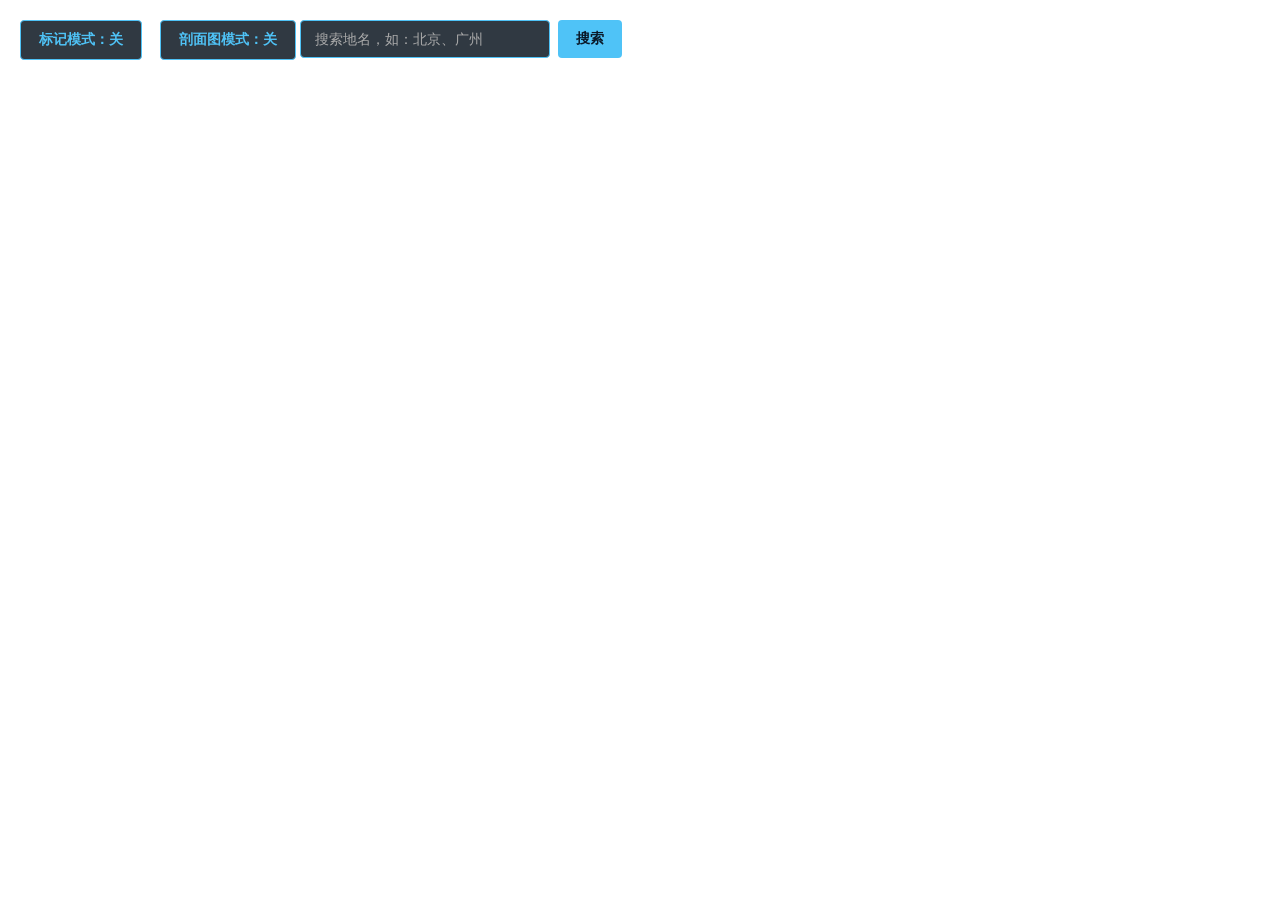
<file: Dixing.html>
<!DOCTYPE html>
<html lang="zh-CN">
<head>
    <meta charset="utf-8">
    <title>三维地形互动底图 · 地形剖面图</title>
    <style>
        html, body { margin: 0; padding: 0; height: 100%; overflow: hidden; }
        #cesiumContainer { width: 100%; height: 100%; }

        /* 顶部按钮栏 */
        .topBtn {
            position: absolute; top: 20px; z-index: 999;
            padding: 10px 18px; font-size: 14px; cursor: pointer;
            background: rgba(20, 30, 40, 0.88); color: #4fc3f7;
            border: 1px solid #4fc3f7; border-radius: 4px;
            font-family: "Microsoft YaHei", sans-serif; font-weight: 600;
            transition: all 0.2s;
        }
        .topBtn:hover { background: rgba(79, 195, 247, 0.2); }
        .topBtn.active { background: #ff5252; color: #fff; border-color: #ff5252; }

        #markBtn { left: 20px; }
        #profileBtn { left: 160px; }

        /* 搜索面板 */
        #searchPanel {
            position: absolute; top: 20px; left: 300px; z-index: 999;
            display: flex; gap: 8px; font-family: "Microsoft YaHei", sans-serif;
        }
        #searchInput {
            width: 220px; padding: 10px 14px; font-size: 14px;
            border: 1px solid #4fc3f7; border-radius: 4px;
            background: rgba(20, 30, 40, 0.88); color: #fff; outline: none;
        }
        #searchInput::placeholder { color: #aaa; }
        #searchBtn {
            padding: 10px 18px; font-size: 14px; cursor: pointer;
            background: #4fc3f7; color: #0a1929; border: none;
            border-radius: 4px; font-weight: 600;
        }
        #searchBtn:hover { background: #81d4fa; }
        #searchBtn:disabled { background: #555; color: #999; cursor: not-allowed; }

        /* 搜索结果列表 */
        #resultList {
            position: absolute; top: 62px; left: 300px; width: 320px;
            max-height: 300px; overflow-y: auto;
            background: rgba(20, 30, 40, 0.95);
            border: 1px solid #4fc3f7; border-radius: 0 0 6px 6px;
            z-index: 1000; display: none;
            font-family: "Microsoft YaHei", sans-serif;
        }
        #resultList .result-item {
            padding: 10px 14px; color: #ddd; font-size: 13px;
            cursor: pointer; border-bottom: 1px solid rgba(255,255,255,0.08);
            line-height: 1.5;
        }
        #resultList .result-item:hover { background: rgba(79, 195, 247, 0.2); }
        #resultList .result-item .item-name { color: #4fc3f7; font-weight: 600; }
        #resultList .result-item .item-addr { color: #999; font-size: 12px; }

        /* 剖面图面板 */
        #profilePanel {
            position: absolute; bottom: 0; left: 0; right: 0;
            height: 220px; background: rgba(10, 20, 30, 0.95);
            border-top: 2px solid #4fc3f7; z-index: 998;
            display: none; font-family: "Microsoft YaHei", sans-serif;
        }
        #profilePanel.visible { display: block; }
        #profileHeader {
            display: flex; justify-content: space-between; align-items: center;
            padding: 8px 20px; border-bottom: 1px solid rgba(255,255,255,0.08);
        }
        #profileHeader .title { color: #4fc3f7; font-size: 14px; font-weight: 600; }
        #profileHeader .actions { display: flex; gap: 8px; }
        #profileHeader button {
            padding: 4px 12px; font-size: 12px; cursor: pointer;
            background: transparent; color: #4fc3f7;
            border: 1px solid #4fc3f7; border-radius: 3px;
        }
        #profileHeader button:hover { background: rgba(79,195,247,0.2); }
        #profileCanvas {
            display: block; width: 100%; height: 170px;
        }

        /* 状态提示 */
        #statusMsg {
            position: absolute; bottom: 240px; left: 50%;
            transform: translateX(-50%);
            background: rgba(0,0,0,0.8); color: #ddd;
            padding: 10px 24px; border-radius: 20px;
            font-size: 13px; font-family: "Microsoft YaHei", sans-serif;
            display: none; z-index: 1001; white-space: nowrap;
        }
    </style>

    <link rel="stylesheet"
          href="https://cesium.com/downloads/cesiumjs/releases/1.120/Build/Cesium/Widgets/widgets.css">
</head>
<body>
    <div id="cesiumContainer"></div>

    <button id="markBtn" class="topBtn">标记模式：关</button>
    <button id="profileBtn" class="topBtn">剖面图模式：关</button>

    <div id="searchPanel">
        <input id="searchInput" type="text" placeholder="搜索地名，如：北京、广州" />
        <button id="searchBtn">搜索</button>
    </div>
    <div id="resultList"></div>

    <div id="profilePanel">
        <div id="profileHeader">
            <span class="title" id="profileTitle">地形剖面图</span>
            <div class="actions">
                <button id="profileClearBtn">清除剖面</button>
                <button id="profileCloseBtn">关闭面板</button>
            </div>
        </div>
        <canvas id="profileCanvas"></canvas>
    </div>

    <div id="statusMsg"></div>

    <script src="https://cesium.com/downloads/cesiumjs/releases/1.120/Build/Cesium/Cesium.js"></script>

    <script>
    // ============================================================
    // 配置区
    // ============================================================
    const TIANDITU_KEY = 'fba04b2e2be628b06c4c1a25be10d602';
    const CESIUM_ION_TOKEN = 'eyJhbGciOiJIUzI1NiIsInR5cCI6IkpXVCJ9.[base64].9UqNi6F0cDZkv9bQze3iZZqmrtQFDB6ERuspXtnVqLQ'; // ← 替换为你的 Cesium ion Access Token
    const subdomains = ['0','1','2','3','4','5','6','7'];

    Cesium.Ion.defaultAccessToken = CESIUM_ION_TOKEN;

    let globalTerrainProvider = null;

    // ============================================================
    // 1. 初始化 Viewer
    // ============================================================
    const viewer = new Cesium.Viewer('cesiumContainer', {
        baseLayerPicker: false,
        geocoder: false,
        homeButton: true,
        sceneModePicker: false,
        navigationHelpButton: false,
        animation: false,
        timeline: false,
        fullscreenButton: true,
        infoBox: false,
        selectionIndicator: false,
        baseLayer: false
    });

    viewer.cesiumWidget.creditContainer.style.display = 'none';

    // 请求限流：缓解 429 Too Many Requests
    Cesium.RequestScheduler.maximumRequests = 8;
    Cesium.RequestScheduler.maximumRequestsPerServer = 4;

    // ============================================================
    // 2. 加载 Cesium 官方世界地形
    // ============================================================
    async function initTerrain() {
        try {
            const terrainProvider = await Cesium.createWorldTerrainAsync({
                requestVertexNormals: true,
                requestWaterMask: true
            });
            viewer.terrainProvider = terrainProvider;
            viewer.scene.globe.depthTestAgainstTerrain = true;
            globalTerrainProvider = terrainProvider;
            console.log('✅ Cesium 官方世界地形加载成功');
        } catch (error) {
            console.error('❌ 地形加载失败，回退到椭球地形：', error);
            viewer.terrainProvider = new Cesium.EllipsoidTerrainProvider();
            viewer.scene.globe.depthTestAgainstTerrain = false;
        }
    }
    initTerrain();

    // ============================================================
    // 3. 天地图影像底图 + 注记
    // ============================================================
    viewer.imageryLayers.addImageryProvider(
        new Cesium.WebMapTileServiceImageryProvider({
            url: `https://t{s}.tianditu.gov.cn/img_w/wmts?tk=${TIANDITU_KEY}`,
            layer: 'img', style: 'default', format: 'tiles',
            tileMatrixSetID: 'w', subdomains, maximumLevel: 15
        })
    );
    viewer.imageryLayers.addImageryProvider(
        new Cesium.WebMapTileServiceImageryProvider({
            url: `https://t{s}.tianditu.gov.cn/cia_w/wmts?tk=${TIANDITU_KEY}`,
            layer: 'cia', style: 'default', format: 'tiles',
            tileMatrixSetID: 'w', subdomains, maximumLevel: 15
        })
    );

    // ============================================================
    // 4. 初始视角
    // ============================================================
    viewer.camera.setView({
        destination: Cesium.Cartesian3.fromDegrees(105, 35, 12000000),
        orientation: {
            heading: Cesium.Math.toRadians(0),
            pitch: Cesium.Math.toRadians(-60),
            roll: 0
        }
    });

    // ============================================================
    // 5. 通用工具
    // ============================================================
    const statusMsg = document.getElementById('statusMsg');

    function showStatus(msg, duration = 3000) {
        statusMsg.textContent = msg;
        statusMsg.style.display = 'block';
        if (duration > 0) {
            setTimeout(() => { statusMsg.style.display = 'none'; }, duration);
        }
    }

    // ============================================================
    // 6. 搜索功能
    // ============================================================
    const searchInput = document.getElementById('searchInput');
    const searchBtn = document.getElementById('searchBtn');
    const resultList = document.getElementById('resultList');

    let searchMarker = null;

    function hideResultList() {
        resultList.style.display = 'none';
        resultList.innerHTML = '';
    }

    async function searchAdministrative(keyword) {
        const url = `https://api.tianditu.gov.cn/v2/administrative?keyword=${encodeURIComponent(keyword)}&childLevel=0&extensions=false&tk=${TIANDITU_KEY}`;
        try {
            const res = await fetch(url);
            const data = await res.json();
            const ok = data.status === 200 || data.status === 0 || data.status?.infocode === 0;
            if (ok && data.data?.district?.length > 0) {
                return data.data.district.map(item => ({
                    name: item.name,
                    lonlat: `${item.center.lng},${item.center.lat}`,
                    address: `行政区划（${item.gb || ''}）`,
                    isAdmin: true
                }));
            }
        } catch (err) { console.warn('行政区划搜索失败：', err); }
        return [];
    }

    async function searchPOI(keyword) {
        const postStr = {
            keyWord: keyword, level: 12, mapBound: '-180,-90,180,90',
            queryType: 1, start: 0, count: 10
        };
        const url = `https://api.tianditu.gov.cn/v2/search?postStr=${encodeURIComponent(JSON.stringify(postStr))}&type=query&tk=${TIANDITU_KEY}`;
        try {
            const res = await fetch(url);
            const data = await res.json();
            const statusCode = data.status?.infocode || data.status;
            if (statusCode !== 0 && statusCode !== '0' && statusCode !== 1000) return [];
            const pois = data.pois || data.result || [];
            return pois.map(item => {
                let lon = 0, lat = 0;
                if (item.lonlat) {
                    const parts = item.lonlat.split(',');
                    lon = parseFloat(parts[0]); lat = parseFloat(parts[1]);
                }
                return {
                    name: item.name || item.keyword || '未知地点',
                    lonlat: `${lon},${lat}`,
                    address: item.address || '',
                    isAdmin: false
                };
            });
        } catch (err) { console.warn('POI搜索失败：', err); return []; }
    }

    async function doSearch() {
        const keyword = searchInput.value.trim();
        if (!keyword) { showStatus('请输入搜索关键词'); return; }

        searchBtn.disabled = true;
        searchBtn.textContent = '搜索中...';
        hideResultList();
        showStatus('正在搜索...', 0);

        let results = await searchAdministrative(keyword);
        if (results.length === 0) results = await searchPOI(keyword);

        if (results.length === 0) {
            showStatus('未找到相关地点，请尝试其他关键词');
            searchBtn.disabled = false;
            searchBtn.textContent = '搜索';
            return;
        }

        renderResults(results);
        showStatus(`找到 ${results.length} 个结果，点击条目跳转`);
        searchBtn.disabled = false;
        searchBtn.textContent = '搜索';
    }

    function renderResults(results) {
        resultList.innerHTML = '';
        results.forEach((item, index) => {
            const div = document.createElement('div');
            div.className = 'result-item';
            const [lon, lat] = item.lonlat.split(',').map(Number);
            const tag = item.isAdmin ? '【行政区划】' : '';
            div.innerHTML = `
                <div class="item-name">${index + 1}. ${tag}${item.name}</div>
                <div class="item-addr">${item.address || `经度 ${lon.toFixed(4)}°　纬度 ${lat.toFixed(4)}°`}</div>
            `;
            div.addEventListener('click', () => {
                flyToLocation(lon, lat, item.name, item.isAdmin);
                hideResultList();
                searchInput.value = item.name;
            });
            resultList.appendChild(div);
        });
        resultList.style.display = 'block';
    }

    function flyToLocation(lon, lat, name, isAdmin) {
        if (searchMarker) { viewer.entities.remove(searchMarker); searchMarker = null; }
        searchMarker = viewer.entities.add({
            position: Cesium.Cartesian3.fromDegrees(lon, lat),
            point: {
                pixelSize: 12, color: Cesium.Color.RED,
                outlineColor: Cesium.Color.WHITE, outlineWidth: 2,
                disableDepthTestDistance: Number.POSITIVE_INFINITY
            },
            label: {
                text: name, font: 'bold 14px "Microsoft YaHei", sans-serif',
                fillColor: Cesium.Color.WHITE, outlineColor: Cesium.Color.BLACK,
                outlineWidth: 2, style: Cesium.LabelStyle.FILL_AND_OUTLINE,
                pixelOffset: new Cesium.Cartesian2(0, -24),
                eyeOffset: new Cesium.Cartesian3(0, 0, -50000)
            }
        });
        const height = isAdmin ? 200000 : 8000;
        viewer.camera.flyTo({
            destination: Cesium.Cartesian3.fromDegrees(lon, lat, height),
            orientation: {
                heading: Cesium.Math.toRadians(0),
                pitch: Cesium.Math.toRadians(isAdmin ? -60 : -65),
                roll: 0
            },
            duration: 5,
            complete: () => showStatus(`已定位到：${name}`, 2000)
        });
    }

    searchBtn.addEventListener('click', doSearch);
    searchInput.addEventListener('keydown', e => { if (e.key === 'Enter') doSearch(); });
    document.addEventListener('click', e => {
        const panel = document.getElementById('searchPanel');
        const list = document.getElementById('resultList');
        if (!panel.contains(e.target) && !list.contains(e.target)) hideResultList();
    });

    // ============================================================
    // 7. 标记模式
    // ============================================================
    const markBtn = document.getElementById('markBtn');
    let markMode = false;
    let userMarkers = [];

    markBtn.addEventListener('click', () => {
        // 关闭剖面图模式
        if (!markMode && profileMode) toggleProfileMode();

        markMode = !markMode;
        markBtn.textContent = markMode ? '标记模式：开' : '标记模式：关';
        markBtn.classList.toggle('active', markMode);
        viewer.scene.canvas.style.cursor = markMode ? 'crosshair' : 'default';

        if (markMode) {
            showStatus('标记模式已开启，点击地球放置标记', 3000);
        } else {
            userMarkers.forEach(m => viewer.entities.remove(m));
            userMarkers = [];
            showStatus('标记模式已关闭，所有标记已清除', 3000);
        }
    });

    // ============================================================
    // 8. 剖面图模式
    // ============================================================
    const profileBtn = document.getElementById('profileBtn');
    const profilePanel = document.getElementById('profilePanel');
    const profileCanvas = document.getElementById('profileCanvas');
    const profileTitle = document.getElementById('profileTitle');
    const profileClearBtn = document.getElementById('profileClearBtn');
    const profileCloseBtn = document.getElementById('profileCloseBtn');

    let profileMode = false;
    let profilePoints = [];       // 存放起点、终点经纬度
    let profileEntities = [];     // 存放线条、端点等实体
    let profileRubberLine = null; // 鼠标移动时的预览线

    function toggleProfileMode() {
        // 关闭标记模式
        if (!profileMode && markMode) markBtn.click();

        profileMode = !profileMode;
        profileBtn.textContent = profileMode ? '剖面图模式：开' : '剖面图模式：关';
        profileBtn.classList.toggle('active', profileMode);
        viewer.scene.canvas.style.cursor = profileMode ? 'crosshair' : 'default';

        if (profileMode) {
            profilePoints = [];
            showStatus('剖面图模式已开启，点击地图选择起点', 3000);
        } else {
            clearProfile();
            showStatus('剖面图模式已关闭', 2000);
        }
    }

    function clearProfile() {
        profilePoints = [];
        profileEntities.forEach(e => viewer.entities.remove(e));
        profileEntities = [];
        if (profileRubberLine) {
            viewer.entities.remove(profileRubberLine);
            profileRubberLine = null;
        }
        profilePanel.classList.remove('visible');
    }

    profileBtn.addEventListener('click', toggleProfileMode);
    profileClearBtn.addEventListener('click', () => {
        clearProfile();
        if (profileMode) showStatus('已清除，请点击地图选择起点', 2000);
    });
    profileCloseBtn.addEventListener('click', () => {
        clearProfile();
        if (profileMode) toggleProfileMode();
    });

    // ---------- 剖面图绘制核心 ----------
    function drawProfile(lon1, lat1, lon2, lat2, positions) {
        profilePanel.classList.add('visible');

        // 适配 canvas 分辨率
        const dpr = window.devicePixelRatio || 1;
        const cssW = profileCanvas.clientWidth;
        const cssH = profileCanvas.clientHeight;
        profileCanvas.width = cssW * dpr;
        profileCanvas.height = cssH * dpr;

        const ctx = profileCanvas.getContext('2d');
        ctx.setTransform(dpr, 0, 0, dpr, 0, 0);

        const W = cssW, H = cssH;
        ctx.clearRect(0, 0, W, H);

        // 距离计算
        const geodesic = new Cesium.EllipsoidGeodesic(
            Cesium.Cartographic.fromDegrees(lon1, lat1),
            Cesium.Cartographic.fromDegrees(lon2, lat2)
        );
        const totalDistKm = geodesic.surfaceDistance / 1000;

        // 海拔范围
        const heights = positions.map(p => p.height);
        const minH = Math.min(...heights);
        const maxH = Math.max(...heights);
        const rangeH = Math.max(maxH - minH, 1);

        const padding = { top: 36, right: 30, bottom: 30, left: 60 };
        const plotW = W - padding.left - padding.right;
        const plotH = H - padding.top - padding.bottom;

        const xOf = i => padding.left + (i / (positions.length - 1)) * plotW;
        const yOf = h => padding.top + plotH - ((h - minH) / rangeH) * plotH;

        // 背景网格
        ctx.strokeStyle = 'rgba(255,255,255,0.06)';
        ctx.lineWidth = 1;
        for (let i = 0; i <= 5; i++) {
            const y = padding.top + (plotH * i / 5);
            ctx.beginPath(); ctx.moveTo(padding.left, y); ctx.lineTo(padding.left + plotW, y); ctx.stroke();
        }

        // 填充区域（渐变）
        ctx.beginPath();
        ctx.moveTo(xOf(0), yOf(positions[0].height));
        for (let i = 1; i < positions.length; i++) {
            ctx.lineTo(xOf(i), yOf(positions[i].height));
        }
        ctx.lineTo(xOf(positions.length - 1), padding.top + plotH);
        ctx.lineTo(xOf(0), padding.top + plotH);
        ctx.closePath();
        const gradient = ctx.createLinearGradient(0, padding.top, 0, padding.top + plotH);
        gradient.addColorStop(0, 'rgba(79, 195, 247, 0.75)');
        gradient.addColorStop(1, 'rgba(79, 195, 247, 0.1)');
        ctx.fillStyle = gradient;
        ctx.fill();

        // 轮廓线
        ctx.beginPath();
        ctx.moveTo(xOf(0), yOf(positions[0].height));
        for (let i = 1; i < positions.length; i++) {
            ctx.lineTo(xOf(i), yOf(positions[i].height));
        }
        ctx.strokeStyle = '#4fc3f7';
        ctx.lineWidth = 2;
        ctx.stroke();

        // Y 轴刻度
        ctx.fillStyle = '#aaa';
        ctx.font = '11px "Microsoft YaHei"';
        ctx.textAlign = 'right';
        for (let i = 0; i <= 5; i++) {
            const h = minH + (rangeH * i / 5);
            const y = yOf(h);
            ctx.fillText(h.toFixed(0) + 'm', padding.left - 8, y + 4);
        }

        // X 轴刻度
        ctx.textAlign = 'center';
        for (let i = 0; i <= 5; i++) {
            const d = totalDistKm * i / 5;
            const x = padding.left + (plotW * i / 5);
            ctx.fillText(d.toFixed(1) + 'km', x, padding.top + plotH + 18);
        }

        // 起点终点标记
        ctx.fillStyle = '#fff';
        ctx.textAlign = 'left';
        ctx.fillText('起点', xOf(0), padding.top - 10);
        ctx.textAlign = 'right';
        ctx.fillText('终点', xOf(positions.length - 1), padding.top - 10);

        // 顶部统计信息
        ctx.fillStyle = '#4fc3f7';
        ctx.font = 'bold 13px "Microsoft YaHei"';
        ctx.textAlign = 'left';
        ctx.fillText(
            `水平距离：${totalDistKm.toFixed(2)} km　|　海拔：${minH.toFixed(0)} ~ ${maxH.toFixed(0)} m　|　相对高差：${(maxH - minH).toFixed(0)} m`,
            padding.left, 22
        );

        profileTitle.textContent = `地形剖面图  ${lat1.toFixed(2)}°N ${lon1.toFixed(2)}°E  →  ${lat2.toFixed(2)}°N ${lon2.toFixed(2)}°E`;
    }

    // ---------- 采样并绘制 ----------
    async function sampleAndDrawProfile(lon1, lat1, lon2, lat2) {
        showStatus('正在采样地形，请稍候...', 0);

        // 采样点数量：教学精度，100 个足够
        const SAMPLE_COUNT = 100;
        const cartographics = [];
        for (let i = 0; i < SAMPLE_COUNT; i++) {
            const t = i / (SAMPLE_COUNT - 1);
            const lon = lon1 + (lon2 - lon1) * t;
            const lat = lat1 + (lat2 - lat1) * t;
            cartographics.push(Cesium.Cartographic.fromDegrees(lon, lat));
        }

        try {
            let sampled;
            if (globalTerrainProvider) {
                sampled = await Cesium.sampleTerrainMostDetailed(
                    globalTerrainProvider,
                    cartographics
                );
            } else {
                // 无地形时，使用 0 高度（平地剖面）
                sampled = cartographics.map(c => {
                    c.height = 0;
                    return c;
                });
                showStatus('提示：地形服务未加载，剖面图为平地', 4000);
            }
            drawProfile(lon1, lat1, lon2, lat2, sampled);
            if (globalTerrainProvider) showStatus('剖面图已生成', 2000);
        } catch (err) {
            console.error('地形采样失败：', err);
            showStatus('地形采样失败，请检查 Cesium ion Token', 4000);
        }
    }

    // ============================================================
    // 9. 点击地图：标记 / 剖面 / 信息
    // ============================================================
    const handler = new Cesium.ScreenSpaceEventHandler(viewer.scene.canvas);

    handler.setInputAction(async function (click) {
        const ray = viewer.camera.getPickRay(click.position);
        if (!ray) return;

        const cartesian = viewer.scene.globe.pick(ray, viewer.scene);
        if (!cartesian) {
            showStatus('未拾取到地表位置，请点击地球表面', 3000);
            return;
        }

        const cartographic = Cesium.Cartographic.fromCartesian(cartesian);
        const lon = Cesium.Math.toDegrees(cartographic.longitude);
        const lat = Cesium.Math.toDegrees(cartographic.latitude);

        // ---------- 剖面图模式 ----------
        if (profileMode) {
            profilePoints.push({ lon, lat });

            // 添加端点小球
            const pointEntity = viewer.entities.add({
                position: Cesium.Cartesian3.fromDegrees(lon, lat),
                point: {
                    pixelSize: 10,
                    color: profilePoints.length === 1 ? Cesium.Color.LIME : Cesium.Color.ORANGE,
                    outlineColor: Cesium.Color.WHITE,
                    outlineWidth: 2,
                    disableDepthTestDistance: Number.POSITIVE_INFINITY
                }
            });
            profileEntities.push(pointEntity);

            if (profilePoints.length === 1) {
                showStatus('起点已选，请点击终点位置', 3000);
                return;
            }

            // 已选够两个点，绘制连线并采样
            const p1 = profilePoints[0];
            const p2 = profilePoints[1];

            const lineEntity = viewer.entities.add({
                polyline: {
                    positions: Cesium.Cartesian3.fromDegreesArray([p1.lon, p1.lat, p2.lon, p2.lat]),
                    width: 3,
                    material: Cesium.Color.YELLOW,
                    arcType: Cesium.ArcType.GEODESIC,
                    clampToGround: true
                }
            });
            profileEntities.push(lineEntity);

            // 清除预览线
            if (profileRubberLine) {
                viewer.entities.remove(profileRubberLine);
                profileRubberLine = null;
            }

            await sampleAndDrawProfile(p1.lon, p1.lat, p2.lon, p2.lat);
            profilePoints = []; // 重置，可再次选择
            return;
        }

        // ---------- 标记模式 ----------
        if (markMode) {
            const idx = userMarkers.length + 1;
            const marker = viewer.entities.add({
                position: Cesium.Cartesian3.fromDegrees(lon, lat),
                point: {
                    pixelSize: 14, color: Cesium.Color.ORANGE,
                    outlineColor: Cesium.Color.WHITE, outlineWidth: 2,
                    disableDepthTestDistance: Number.POSITIVE_INFINITY
                },
                label: {
                    text: `标记 ${idx}`,
                    font: 'bold 14px "Microsoft YaHei", sans-serif',
                    fillColor: Cesium.Color.WHITE, outlineColor: Cesium.Color.BLACK,
                    outlineWidth: 2, style: Cesium.LabelStyle.FILL_AND_OUTLINE,
                    pixelOffset: new Cesium.Cartesian2(0, -24),
                    eyeOffset: new Cesium.Cartesian3(0, 0, -50000)
                }
            });
            userMarkers.push(marker);
            showStatus(`标记 ${idx}：经度 ${lon.toFixed(4)}°　纬度 ${lat.toFixed(4)}°`, 3000);
            return;
        }

        // ---------- 普通信息模式 ----------
        showStatus(`经度 ${lon.toFixed(4)}°　纬度 ${lat.toFixed(4)}°　正在获取海拔...`, 0);
        if (globalTerrainProvider) {
            try {
                const sampled = await Cesium.sampleTerrainMostDetailed(
                    globalTerrainProvider,
                    [Cesium.Cartographic.fromDegrees(lon, lat)]
                );
                showStatus(`经度 ${lon.toFixed(4)}°　纬度 ${lat.toFixed(4)}°　海拔 ${sampled[0].height.toFixed(1)} 米`, 4000);
                return;
            } catch (err) { console.warn('地形采样失败：', err); }
        }
        showStatus(`经度 ${lon.toFixed(4)}°　纬度 ${lat.toFixed(4)}°　海拔 ${cartographic.height.toFixed(1)} 米（近似）`, 4000);
    }, Cesium.ScreenSpaceEventType.LEFT_CLICK);

    // 鼠标移动时显示剖面图预览线
    handler.setInputAction(function (movement) {
        if (!profileMode || profilePoints.length !== 1) return;

        const ray = viewer.camera.getPickRay(movement.endPosition);
        if (!ray) return;
        const cartesian = viewer.scene.globe.pick(ray, viewer.scene);
        if (!cartesian) return;

        const c = Cesium.Cartographic.fromCartesian(cartesian);
        const lon = Cesium.Math.toDegrees(c.longitude);
        const lat = Cesium.Math.toDegrees(c.latitude);
        const p1 = profilePoints[0];

        if (profileRubberLine) viewer.entities.remove(profileRubberLine);
        profileRubberLine = viewer.entities.add({
            polyline: {
                positions: Cesium.Cartesian3.fromDegreesArray([p1.lon, p1.lat, lon, lat]),
                width: 2,
                material: new Cesium.PolylineDashMaterialProperty({
                    color: Cesium.Color.YELLOW.withAlpha(0.7),
                    dashLength: 12
                }),
                arcType: Cesium.ArcType.GEODESIC,
                clampToGround: true
            }
        });
    }, Cesium.ScreenSpaceEventType.MOUSE_MOVE);

    console.log('✅ 三维地形互动底图初始化完成');
    </script>
</body>
</html>
</file>
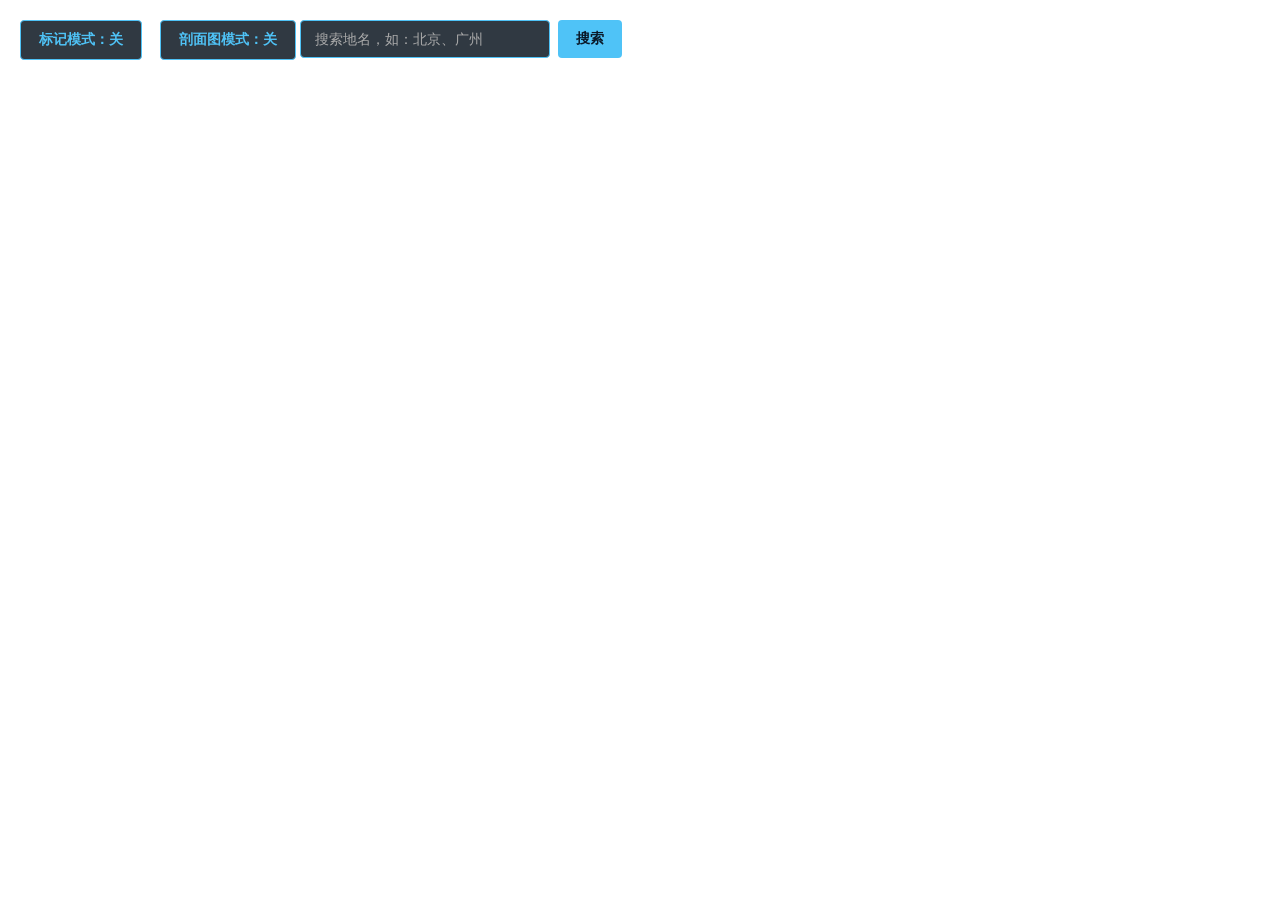
<file: Terrimanl copy.html>
<!DOCTYPE html>
<html lang="zh-CN">
<head>
    <meta charset="utf-8">
    <title>三维地形互动底图 · 地形剖面图</title>
    <style>
        html, body { margin: 0; padding: 0; height: 100%; overflow: hidden; }
        #cesiumContainer { width: 100%; height: 100%; }

        /* 顶部按钮栏 */
        .topBtn {
            position: absolute; top: 20px; z-index: 999;
            padding: 10px 18px; font-size: 14px; cursor: pointer;
            background: rgba(20, 30, 40, 0.88); color: #4fc3f7;
            border: 1px solid #4fc3f7; border-radius: 4px;
            font-family: "Microsoft YaHei", sans-serif; font-weight: 600;
            transition: all 0.2s;
        }
        .topBtn:hover { background: rgba(79, 195, 247, 0.2); }
        .topBtn.active { background: #ff5252; color: #fff; border-color: #ff5252; }

        #markBtn { left: 20px; }
        #profileBtn { left: 160px; }

        /* 搜索面板 */
        #searchPanel {
            position: absolute; top: 20px; left: 300px; z-index: 999;
            display: flex; gap: 8px; font-family: "Microsoft YaHei", sans-serif;
        }
        #searchInput {
            width: 220px; padding: 10px 14px; font-size: 14px;
            border: 1px solid #4fc3f7; border-radius: 4px;
            background: rgba(20, 30, 40, 0.88); color: #fff; outline: none;
        }
        #searchInput::placeholder { color: #aaa; }
        #searchBtn {
            padding: 10px 18px; font-size: 14px; cursor: pointer;
            background: #4fc3f7; color: #0a1929; border: none;
            border-radius: 4px; font-weight: 600;
        }
        #searchBtn:hover { background: #81d4fa; }
        #searchBtn:disabled { background: #555; color: #999; cursor: not-allowed; }

        /* 搜索结果列表 */
        #resultList {
            position: absolute; top: 62px; left: 300px; width: 320px;
            max-height: 300px; overflow-y: auto;
            background: rgba(20, 30, 40, 0.95);
            border: 1px solid #4fc3f7; border-radius: 0 0 6px 6px;
            z-index: 1000; display: none;
            font-family: "Microsoft YaHei", sans-serif;
        }
        #resultList .result-item {
            padding: 10px 14px; color: #ddd; font-size: 13px;
            cursor: pointer; border-bottom: 1px solid rgba(255,255,255,0.08);
            line-height: 1.5;
        }
        #resultList .result-item:hover { background: rgba(79, 195, 247, 0.2); }
        #resultList .result-item .item-name { color: #4fc3f7; font-weight: 600; }
        #resultList .result-item .item-addr { color: #999; font-size: 12px; }

        /* 剖面图面板 */
        #profilePanel {
            position: absolute; bottom: 0; left: 0; right: 0;
            height: 220px; background: rgba(10, 20, 30, 0.95);
            border-top: 2px solid #4fc3f7; z-index: 998;
            display: none; font-family: "Microsoft YaHei", sans-serif;
        }
        #profilePanel.visible { display: block; }
        #profileHeader {
            display: flex; justify-content: space-between; align-items: center;
            padding: 8px 20px; border-bottom: 1px solid rgba(255,255,255,0.08);
        }
        #profileHeader .title { color: #4fc3f7; font-size: 14px; font-weight: 600; }
        #profileHeader .actions { display: flex; gap: 8px; }
        #profileHeader button {
            padding: 4px 12px; font-size: 12px; cursor: pointer;
            background: transparent; color: #4fc3f7;
            border: 1px solid #4fc3f7; border-radius: 3px;
        }
        #profileHeader button:hover { background: rgba(79,195,247,0.2); }
        #profileCanvas {
            display: block; width: 100%; height: 170px;
        }

        /* 状态提示 */
        #statusMsg {
            position: absolute; bottom: 240px; left: 50%;
            transform: translateX(-50%);
            background: rgba(0,0,0,0.8); color: #ddd;
            padding: 10px 24px; border-radius: 20px;
            font-size: 13px; font-family: "Microsoft YaHei", sans-serif;
            display: none; z-index: 1001; white-space: nowrap;
        }
    </style>

    <link rel="stylesheet"
          href="https://cesium.com/downloads/cesiumjs/releases/1.120/Build/Cesium/Widgets/widgets.css">
</head>
<body>
    <div id="cesiumContainer"></div>

    <button id="markBtn" class="topBtn">标记模式：关</button>
    <button id="profileBtn" class="topBtn">剖面图模式：关</button>

    <div id="searchPanel">
        <input id="searchInput" type="text" placeholder="搜索地名，如：北京、广州" />
        <button id="searchBtn">搜索</button>
    </div>
    <div id="resultList"></div>

    <div id="profilePanel">
        <div id="profileHeader">
            <span class="title" id="profileTitle">地形剖面图</span>
            <div class="actions">
                <button id="profileClearBtn">清除剖面</button>
                <button id="profileCloseBtn">关闭面板</button>
            </div>
        </div>
        <canvas id="profileCanvas"></canvas>
    </div>

    <div id="statusMsg"></div>

    <script src="https://cesium.com/downloads/cesiumjs/releases/1.120/Build/Cesium/Cesium.js"></script>

    <script>
    // ============================================================
    // 配置区
    // ============================================================
    const TIANDITU_KEY = '67202ad0231a8193b8cdda3816077687';
    const CESIUM_ION_TOKEN = 'eyJhbGciOiJIUzI1NiIsInR5cCI6IkpXVCJ9.[base64].9UqNi6F0cDZkv9bQze3iZZqmrtQFDB6ERuspXtnVqLQ'; // ← 替换为你的 Cesium ion Access Token
    const subdomains = ['0','1','2','3','4','5','6','7'];

    Cesium.Ion.defaultAccessToken = CESIUM_ION_TOKEN;

    let globalTerrainProvider = null;

    // ============================================================
    // 1. 初始化 Viewer
    // ============================================================
    const viewer = new Cesium.Viewer('cesiumContainer', {
        baseLayerPicker: false,
        geocoder: false,
        homeButton: true,
        sceneModePicker: false,
        navigationHelpButton: false,
        animation: false,
        timeline: false,
        fullscreenButton: true,
        infoBox: false,
        selectionIndicator: false,
        baseLayer: false
    });

    viewer.cesiumWidget.creditContainer.style.display = 'none';

    // 请求限流：缓解 429 Too Many Requests
    Cesium.RequestScheduler.maximumRequests = 20;
    Cesium.RequestScheduler.maximumRequestsPerServer = 10;

    // ============================================================
    // 2. 加载 Cesium 官方世界地形
    // ============================================================
    async function initTerrain() {
        try {
            const terrainProvider = await Cesium.createWorldTerrainAsync({
                requestVertexNormals: true,
                requestWaterMask: true
            });
            viewer.terrainProvider = terrainProvider;
            viewer.scene.globe.depthTestAgainstTerrain = true;
            globalTerrainProvider = terrainProvider;
            console.log('✅ Cesium 官方世界地形加载成功');
        } catch (error) {
            console.error('❌ 地形加载失败，回退到椭球地形：', error);
            viewer.terrainProvider = new Cesium.EllipsoidTerrainProvider();
            viewer.scene.globe.depthTestAgainstTerrain = false;
        }
    }
    initTerrain();

    // ============================================================
    // 3. 天地图影像底图 + 注记
    // ============================================================
    viewer.imageryLayers.addImageryProvider(
        new Cesium.WebMapTileServiceImageryProvider({
            url: `https://t{s}.tianditu.gov.cn/img_w/wmts?tk=${TIANDITU_KEY}`,
            layer: 'img', style: 'default', format: 'tiles',
            tileMatrixSetID: 'w', subdomains, maximumLevel: 18
        })
    );
    viewer.imageryLayers.addImageryProvider(
        new Cesium.WebMapTileServiceImageryProvider({
            url: `https://t{s}.tianditu.gov.cn/cia_w/wmts?tk=${TIANDITU_KEY}`,
            layer: 'cia', style: 'default', format: 'tiles',
            tileMatrixSetID: 'w', subdomains, maximumLevel: 18
        })
    );

    // ============================================================
    // 4. 初始视角
    // ============================================================
    viewer.camera.setView({
        destination: Cesium.Cartesian3.fromDegrees(105, 35, 12000000),
        orientation: {
            heading: Cesium.Math.toRadians(0),
            pitch: Cesium.Math.toRadians(-60),
            roll: 0
        }
    });

    // ============================================================
    // 5. 通用工具
    // ============================================================
    const statusMsg = document.getElementById('statusMsg');

    function showStatus(msg, duration = 3000) {
        statusMsg.textContent = msg;
        statusMsg.style.display = 'block';
        if (duration > 0) {
            setTimeout(() => { statusMsg.style.display = 'none'; }, duration);
        }
    }

    // ============================================================
    // 6. 搜索功能
    // ============================================================
    const searchInput = document.getElementById('searchInput');
    const searchBtn = document.getElementById('searchBtn');
    const resultList = document.getElementById('resultList');

    let searchMarker = null;

    function hideResultList() {
        resultList.style.display = 'none';
        resultList.innerHTML = '';
    }

    async function searchAdministrative(keyword) {
        const url = `https://api.tianditu.gov.cn/v2/administrative?keyword=${encodeURIComponent(keyword)}&childLevel=0&extensions=false&tk=${TIANDITU_KEY}`;
        try {
            const res = await fetch(url);
            const data = await res.json();
            const ok = data.status === 200 || data.status === 0 || data.status?.infocode === 0;
            if (ok && data.data?.district?.length > 0) {
                return data.data.district.map(item => ({
                    name: item.name,
                    lonlat: `${item.center.lng},${item.center.lat}`,
                    address: `行政区划（${item.gb || ''}）`,
                    isAdmin: true
                }));
            }
        } catch (err) { console.warn('行政区划搜索失败：', err); }
        return [];
    }

    async function searchPOI(keyword) {
        const postStr = {
            keyWord: keyword, level: 12, mapBound: '-180,-90,180,90',
            queryType: 1, start: 0, count: 10
        };
        const url = `https://api.tianditu.gov.cn/v2/search?postStr=${encodeURIComponent(JSON.stringify(postStr))}&type=query&tk=${TIANDITU_KEY}`;
        try {
            const res = await fetch(url);
            const data = await res.json();
            const statusCode = data.status?.infocode || data.status;
            if (statusCode !== 0 && statusCode !== '0' && statusCode !== 1000) return [];
            const pois = data.pois || data.result || [];
            return pois.map(item => {
                let lon = 0, lat = 0;
                if (item.lonlat) {
                    const parts = item.lonlat.split(',');
                    lon = parseFloat(parts[0]); lat = parseFloat(parts[1]);
                }
                return {
                    name: item.name || item.keyword || '未知地点',
                    lonlat: `${lon},${lat}`,
                    address: item.address || '',
                    isAdmin: false
                };
            });
        } catch (err) { console.warn('POI搜索失败：', err); return []; }
    }

    async function doSearch() {
        const keyword = searchInput.value.trim();
        if (!keyword) { showStatus('请输入搜索关键词'); return; }

        searchBtn.disabled = true;
        searchBtn.textContent = '搜索中...';
        hideResultList();
        showStatus('正在搜索...', 0);

        let results = await searchAdministrative(keyword);
        if (results.length === 0) results = await searchPOI(keyword);

        if (results.length === 0) {
            showStatus('未找到相关地点，请尝试其他关键词');
            searchBtn.disabled = false;
            searchBtn.textContent = '搜索';
            return;
        }

        renderResults(results);
        showStatus(`找到 ${results.length} 个结果，点击条目跳转`);
        searchBtn.disabled = false;
        searchBtn.textContent = '搜索';
    }

    function renderResults(results) {
        resultList.innerHTML = '';
        results.forEach((item, index) => {
            const div = document.createElement('div');
            div.className = 'result-item';
            const [lon, lat] = item.lonlat.split(',').map(Number);
            const tag = item.isAdmin ? '【行政区划】' : '';
            div.innerHTML = `
                <div class="item-name">${index + 1}. ${tag}${item.name}</div>
                <div class="item-addr">${item.address || `经度 ${lon.toFixed(4)}°　纬度 ${lat.toFixed(4)}°`}</div>
            `;
            div.addEventListener('click', () => {
                flyToLocation(lon, lat, item.name, item.isAdmin);
                hideResultList();
                searchInput.value = item.name;
            });
            resultList.appendChild(div);
        });
        resultList.style.display = 'block';
    }

    function flyToLocation(lon, lat, name, isAdmin) {
        if (searchMarker) { viewer.entities.remove(searchMarker); searchMarker = null; }
        searchMarker = viewer.entities.add({
            position: Cesium.Cartesian3.fromDegrees(lon, lat),
            point: {
                pixelSize: 12, color: Cesium.Color.RED,
                outlineColor: Cesium.Color.WHITE, outlineWidth: 2,
                disableDepthTestDistance: Number.POSITIVE_INFINITY
            },
            label: {
                text: name, font: 'bold 14px "Microsoft YaHei", sans-serif',
                fillColor: Cesium.Color.WHITE, outlineColor: Cesium.Color.BLACK,
                outlineWidth: 2, style: Cesium.LabelStyle.FILL_AND_OUTLINE,
                pixelOffset: new Cesium.Cartesian2(0, -24),
                eyeOffset: new Cesium.Cartesian3(0, 0, -50000)
            }
        });
        const height = isAdmin ? 200000 : 8000;
        viewer.camera.flyTo({
            destination: Cesium.Cartesian3.fromDegrees(lon, lat, height),
            orientation: {
                heading: Cesium.Math.toRadians(0),
                pitch: Cesium.Math.toRadians(isAdmin ? -60 : -65),
                roll: 0
            },
            duration: 5,
            complete: () => showStatus(`已定位到：${name}`, 2000)
        });
    }

    searchBtn.addEventListener('click', doSearch);
    searchInput.addEventListener('keydown', e => { if (e.key === 'Enter') doSearch(); });
    document.addEventListener('click', e => {
        const panel = document.getElementById('searchPanel');
        const list = document.getElementById('resultList');
        if (!panel.contains(e.target) && !list.contains(e.target)) hideResultList();
    });

    // ============================================================
    // 7. 标记模式
    // ============================================================
    const markBtn = document.getElementById('markBtn');
    let markMode = false;
    let userMarkers = [];

    markBtn.addEventListener('click', () => {
        // 关闭剖面图模式
        if (!markMode && profileMode) toggleProfileMode();

        markMode = !markMode;
        markBtn.textContent = markMode ? '标记模式：开' : '标记模式：关';
        markBtn.classList.toggle('active', markMode);
        viewer.scene.canvas.style.cursor = markMode ? 'crosshair' : 'default';

        if (markMode) {
            showStatus('标记模式已开启，点击地球放置标记', 3000);
        } else {
            userMarkers.forEach(m => viewer.entities.remove(m));
            userMarkers = [];
            showStatus('标记模式已关闭，所有标记已清除', 3000);
        }
    });

    // ============================================================
    // 8. 剖面图模式
    // ============================================================
    const profileBtn = document.getElementById('profileBtn');
    const profilePanel = document.getElementById('profilePanel');
    const profileCanvas = document.getElementById('profileCanvas');
    const profileTitle = document.getElementById('profileTitle');
    const profileClearBtn = document.getElementById('profileClearBtn');
    const profileCloseBtn = document.getElementById('profileCloseBtn');

    let profileMode = false;
    let profilePoints = [];       // 存放起点、终点经纬度
    let profileEntities = [];     // 存放线条、端点等实体
    let profileRubberLine = null; // 鼠标移动时的预览线

    function toggleProfileMode() {
        // 关闭标记模式
        if (!profileMode && markMode) markBtn.click();

        profileMode = !profileMode;
        profileBtn.textContent = profileMode ? '剖面图模式：开' : '剖面图模式：关';
        profileBtn.classList.toggle('active', profileMode);
        viewer.scene.canvas.style.cursor = profileMode ? 'crosshair' : 'default';

        if (profileMode) {
            profilePoints = [];
            showStatus('剖面图模式已开启，点击地图选择起点', 3000);
        } else {
            clearProfile();
            showStatus('剖面图模式已关闭', 2000);
        }
    }

    function clearProfile() {
        profilePoints = [];
        profileEntities.forEach(e => viewer.entities.remove(e));
        profileEntities = [];
        if (profileRubberLine) {
            viewer.entities.remove(profileRubberLine);
            profileRubberLine = null;
        }
        profilePanel.classList.remove('visible');
    }

    profileBtn.addEventListener('click', toggleProfileMode);
    profileClearBtn.addEventListener('click', () => {
        clearProfile();
        if (profileMode) showStatus('已清除，请点击地图选择起点', 2000);
    });
    profileCloseBtn.addEventListener('click', () => {
        clearProfile();
        if (profileMode) toggleProfileMode();
    });

    // ---------- 剖面图绘制核心 ----------
    function drawProfile(lon1, lat1, lon2, lat2, positions) {
        profilePanel.classList.add('visible');

        // 适配 canvas 分辨率
        const dpr = window.devicePixelRatio || 1;
        const cssW = profileCanvas.clientWidth;
        const cssH = profileCanvas.clientHeight;
        profileCanvas.width = cssW * dpr;
        profileCanvas.height = cssH * dpr;

        const ctx = profileCanvas.getContext('2d');
        ctx.setTransform(dpr, 0, 0, dpr, 0, 0);

        const W = cssW, H = cssH;
        ctx.clearRect(0, 0, W, H);

        // 距离计算
        const geodesic = new Cesium.EllipsoidGeodesic(
            Cesium.Cartographic.fromDegrees(lon1, lat1),
            Cesium.Cartographic.fromDegrees(lon2, lat2)
        );
        const totalDistKm = geodesic.surfaceDistance / 1000;

        // 海拔范围
        const heights = positions.map(p => p.height);
        const minH = Math.min(...heights);
        const maxH = Math.max(...heights);
        const rangeH = Math.max(maxH - minH, 1);

        const padding = { top: 36, right: 30, bottom: 30, left: 60 };
        const plotW = W - padding.left - padding.right;
        const plotH = H - padding.top - padding.bottom;

        const xOf = i => padding.left + (i / (positions.length - 1)) * plotW;
        const yOf = h => padding.top + plotH - ((h - minH) / rangeH) * plotH;

        // 背景网格
        ctx.strokeStyle = 'rgba(255,255,255,0.06)';
        ctx.lineWidth = 1;
        for (let i = 0; i <= 5; i++) {
            const y = padding.top + (plotH * i / 5);
            ctx.beginPath(); ctx.moveTo(padding.left, y); ctx.lineTo(padding.left + plotW, y); ctx.stroke();
        }

        // 填充区域（渐变）
        ctx.beginPath();
        ctx.moveTo(xOf(0), yOf(positions[0].height));
        for (let i = 1; i < positions.length; i++) {
            ctx.lineTo(xOf(i), yOf(positions[i].height));
        }
        ctx.lineTo(xOf(positions.length - 1), padding.top + plotH);
        ctx.lineTo(xOf(0), padding.top + plotH);
        ctx.closePath();
        const gradient = ctx.createLinearGradient(0, padding.top, 0, padding.top + plotH);
        gradient.addColorStop(0, 'rgba(79, 195, 247, 0.75)');
        gradient.addColorStop(1, 'rgba(79, 195, 247, 0.1)');
        ctx.fillStyle = gradient;
        ctx.fill();

        // 轮廓线
        ctx.beginPath();
        ctx.moveTo(xOf(0), yOf(positions[0].height));
        for (let i = 1; i < positions.length; i++) {
            ctx.lineTo(xOf(i), yOf(positions[i].height));
        }
        ctx.strokeStyle = '#4fc3f7';
        ctx.lineWidth = 2;
        ctx.stroke();

        // Y 轴刻度
        ctx.fillStyle = '#aaa';
        ctx.font = '11px "Microsoft YaHei"';
        ctx.textAlign = 'right';
        for (let i = 0; i <= 5; i++) {
            const h = minH + (rangeH * i / 5);
            const y = yOf(h);
            ctx.fillText(h.toFixed(0) + 'm', padding.left - 8, y + 4);
        }

        // X 轴刻度
        ctx.textAlign = 'center';
        for (let i = 0; i <= 5; i++) {
            const d = totalDistKm * i / 5;
            const x = padding.left + (plotW * i / 5);
            ctx.fillText(d.toFixed(1) + 'km', x, padding.top + plotH + 18);
        }

        // 起点终点标记
        ctx.fillStyle = '#fff';
        ctx.textAlign = 'left';
        ctx.fillText('起点', xOf(0), padding.top - 10);
        ctx.textAlign = 'right';
        ctx.fillText('终点', xOf(positions.length - 1), padding.top - 10);

        // 顶部统计信息
        ctx.fillStyle = '#4fc3f7';
        ctx.font = 'bold 13px "Microsoft YaHei"';
        ctx.textAlign = 'left';
        ctx.fillText(
            `水平距离：${totalDistKm.toFixed(2)} km　|　海拔：${minH.toFixed(0)} ~ ${maxH.toFixed(0)} m　|　相对高差：${(maxH - minH).toFixed(0)} m`,
            padding.left, 22
        );

        profileTitle.textContent = `地形剖面图  ${lat1.toFixed(2)}°N ${lon1.toFixed(2)}°E  →  ${lat2.toFixed(2)}°N ${lon2.toFixed(2)}°E`;
    }

    // ---------- 采样并绘制 ----------
    async function sampleAndDrawProfile(lon1, lat1, lon2, lat2) {
        showStatus('正在采样地形，请稍候...', 0);

        // 采样点数量：教学精度，100 个足够
        const SAMPLE_COUNT = 100;
        const cartographics = [];
        for (let i = 0; i < SAMPLE_COUNT; i++) {
            const t = i / (SAMPLE_COUNT - 1);
            const lon = lon1 + (lon2 - lon1) * t;
            const lat = lat1 + (lat2 - lat1) * t;
            cartographics.push(Cesium.Cartographic.fromDegrees(lon, lat));
        }

        try {
            let sampled;
            if (globalTerrainProvider) {
                sampled = await Cesium.sampleTerrainMostDetailed(
                    globalTerrainProvider,
                    cartographics
                );
            } else {
                // 无地形时，使用 0 高度（平地剖面）
                sampled = cartographics.map(c => {
                    c.height = 0;
                    return c;
                });
                showStatus('提示：地形服务未加载，剖面图为平地', 4000);
            }
            drawProfile(lon1, lat1, lon2, lat2, sampled);
            if (globalTerrainProvider) showStatus('剖面图已生成', 2000);
        } catch (err) {
            console.error('地形采样失败：', err);
            showStatus('地形采样失败，请检查 Cesium ion Token', 4000);
        }
    }

    // ============================================================
    // 9. 点击地图：标记 / 剖面 / 信息
    // ============================================================
    const handler = new Cesium.ScreenSpaceEventHandler(viewer.scene.canvas);

    handler.setInputAction(async function (click) {
        const ray = viewer.camera.getPickRay(click.position);
        if (!ray) return;

        const cartesian = viewer.scene.globe.pick(ray, viewer.scene);
        if (!cartesian) {
            showStatus('未拾取到地表位置，请点击地球表面', 3000);
            return;
        }

        const cartographic = Cesium.Cartographic.fromCartesian(cartesian);
        const lon = Cesium.Math.toDegrees(cartographic.longitude);
        const lat = Cesium.Math.toDegrees(cartographic.latitude);

        // ---------- 剖面图模式 ----------
        if (profileMode) {
            profilePoints.push({ lon, lat });

            // 添加端点小球
            const pointEntity = viewer.entities.add({
                position: Cesium.Cartesian3.fromDegrees(lon, lat),
                point: {
                    pixelSize: 10,
                    color: profilePoints.length === 1 ? Cesium.Color.LIME : Cesium.Color.ORANGE,
                    outlineColor: Cesium.Color.WHITE,
                    outlineWidth: 2,
                    disableDepthTestDistance: Number.POSITIVE_INFINITY
                }
            });
            profileEntities.push(pointEntity);

            if (profilePoints.length === 1) {
                showStatus('起点已选，请点击终点位置', 3000);
                return;
            }

            // 已选够两个点，绘制连线并采样
            const p1 = profilePoints[0];
            const p2 = profilePoints[1];

            const lineEntity = viewer.entities.add({
                polyline: {
                    positions: Cesium.Cartesian3.fromDegreesArray([p1.lon, p1.lat, p2.lon, p2.lat]),
                    width: 3,
                    material: Cesium.Color.YELLOW,
                    arcType: Cesium.ArcType.GEODESIC,
                    clampToGround: true
                }
            });
            profileEntities.push(lineEntity);

            // 清除预览线
            if (profileRubberLine) {
                viewer.entities.remove(profileRubberLine);
                profileRubberLine = null;
            }

            await sampleAndDrawProfile(p1.lon, p1.lat, p2.lon, p2.lat);
            profilePoints = []; // 重置，可再次选择
            return;
        }

        // ---------- 标记模式 ----------
        if (markMode) {
            const idx = userMarkers.length + 1;
            const marker = viewer.entities.add({
                position: Cesium.Cartesian3.fromDegrees(lon, lat),
                point: {
                    pixelSize: 14, color: Cesium.Color.ORANGE,
                    outlineColor: Cesium.Color.WHITE, outlineWidth: 2,
                    disableDepthTestDistance: Number.POSITIVE_INFINITY
                },
                label: {
                    text: `标记 ${idx}`,
                    font: 'bold 14px "Microsoft YaHei", sans-serif',
                    fillColor: Cesium.Color.WHITE, outlineColor: Cesium.Color.BLACK,
                    outlineWidth: 2, style: Cesium.LabelStyle.FILL_AND_OUTLINE,
                    pixelOffset: new Cesium.Cartesian2(0, -24),
                    eyeOffset: new Cesium.Cartesian3(0, 0, -50000)
                }
            });
            userMarkers.push(marker);
            showStatus(`标记 ${idx}：经度 ${lon.toFixed(4)}°　纬度 ${lat.toFixed(4)}°`, 3000);
            return;
        }

        // ---------- 普通信息模式 ----------
        showStatus(`经度 ${lon.toFixed(4)}°　纬度 ${lat.toFixed(4)}°　正在获取海拔...`, 0);
        if (globalTerrainProvider) {
            try {
                const sampled = await Cesium.sampleTerrainMostDetailed(
                    globalTerrainProvider,
                    [Cesium.Cartographic.fromDegrees(lon, lat)]
                );
                showStatus(`经度 ${lon.toFixed(4)}°　纬度 ${lat.toFixed(4)}°　海拔 ${sampled[0].height.toFixed(1)} 米`, 4000);
                return;
            } catch (err) { console.warn('地形采样失败：', err); }
        }
        showStatus(`经度 ${lon.toFixed(4)}°　纬度 ${lat.toFixed(4)}°　海拔 ${cartographic.height.toFixed(1)} 米（近似）`, 4000);
    }, Cesium.ScreenSpaceEventType.LEFT_CLICK);

    // 鼠标移动时显示剖面图预览线
    handler.setInputAction(function (movement) {
        if (!profileMode || profilePoints.length !== 1) return;

        const ray = viewer.camera.getPickRay(movement.endPosition);
        if (!ray) return;
        const cartesian = viewer.scene.globe.pick(ray, viewer.scene);
        if (!cartesian) return;

        const c = Cesium.Cartographic.fromCartesian(cartesian);
        const lon = Cesium.Math.toDegrees(c.longitude);
        const lat = Cesium.Math.toDegrees(c.latitude);
        const p1 = profilePoints[0];

        if (profileRubberLine) viewer.entities.remove(profileRubberLine);
        profileRubberLine = viewer.entities.add({
            polyline: {
                positions: Cesium.Cartesian3.fromDegreesArray([p1.lon, p1.lat, lon, lat]),
                width: 2,
                material: new Cesium.PolylineDashMaterialProperty({
                    color: Cesium.Color.YELLOW.withAlpha(0.7),
                    dashLength: 12
                }),
                arcType: Cesium.ArcType.GEODESIC,
                clampToGround: true
            }
        });
    }, Cesium.ScreenSpaceEventType.MOUSE_MOVE);

    console.log('✅ 三维地形互动底图初始化完成');
    </script>
</body>
</html>
</file>
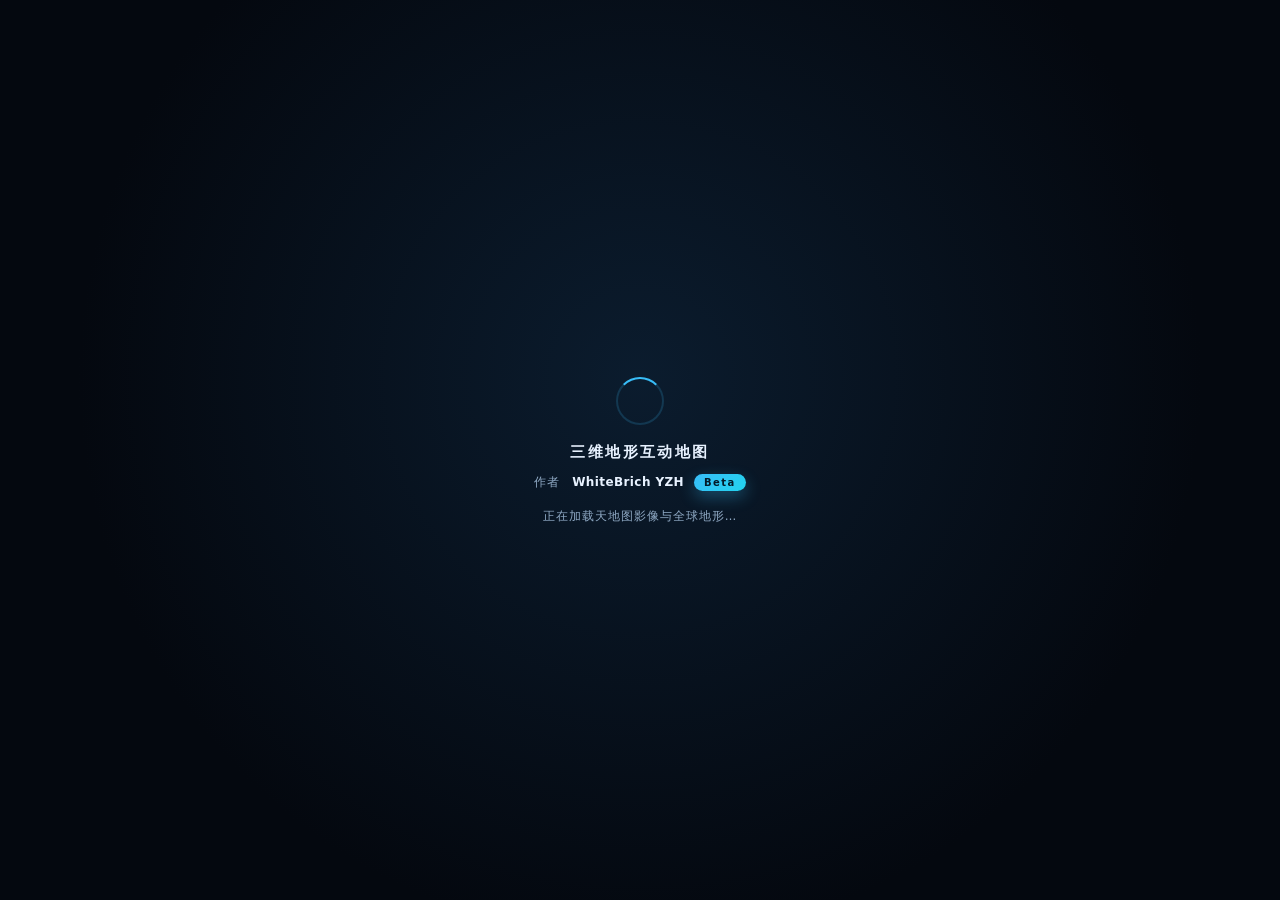
<file: Terrimanl.html>
<!DOCTYPE html>
<!--
  ============================================================================
   三维地形互动地图（3D Terrain Explorer）　版本 Beta　作者 WhiteBrich YZH
  ----------------------------------------------------------------------------
   · 技术栈：Cesium 1.120 + 天地图影像/注记（WMTS）+ Cesium ion 世界地形
   · 结构分区（按文件从上到下）：
       ① 样式区：设计变量 → 顶栏 → 地形夸张面板 → 右侧工具 →
                 坐标 / 剖面 / 提示 → 加载封面 → 响应式断点
       ② 结构区：页面 DOM，每个功能区块前均有中文注释
       ③ 脚本区：四~八 初始化、九 提示、十 指北针、十一 缩放、
                 十二 搜索、十三 标记、十四 剖面、十五 量算、
                 十六 鼠标事件、十七 地形夸张、十八 坐标读数
   · 修改密钥：见脚本「四、全局配置区」中的 TIANDITU_KEY / CESIUM_ION_TOKEN
   · 详细用法：见同目录《Terrimanl-使用说明.md》
  ============================================================================
-->
<html lang="zh-CN">
<head>
    <meta charset="utf-8">
    <title>三维地形互动地图 · 3D Terrain Explorer</title>

    <!-- ============================================================
         一、全局样式
         ============================================================ -->
    <style>
        /* ============================================================
           一、设计系统：配色 / 字体 / 圆角 / 阴影
           · 集中定义配色 / 字体 / 圆角 / 阴影等 CSS 变量，改这一处即可整体换肤
           ============================================================ */
        :root {
            --bg-0: #04080f;
            --glass: rgba(10, 20, 32, 0.74);
            --glass-2: rgba(12, 24, 38, 0.94);
            --line: rgba(148, 197, 255, 0.16);
            --line-strong: rgba(148, 197, 255, 0.34);
            --text: #e8f2ff;
            --muted: #8fa9c4;
            --accent: #38bdf8;
            --accent-2: #22d3ee;
            --accent-soft: rgba(56, 189, 248, 0.16);
            --danger: #fb5c6c;
            --shadow: 0 18px 44px rgba(0, 0, 0, 0.5);
            --radius: 14px;
            --font: "Microsoft YaHei", "PingFang SC", "Segoe UI", system-ui, -apple-system, sans-serif;
        }

        * { box-sizing: border-box; }

        html, body {
            margin: 0; padding: 0; height: 100%; overflow: hidden;
            background: var(--bg-0);
        }

        /* 提高优先级，避免被 Cesium 自带样式表中的 body 字体覆盖 */
        html body {
            color: var(--text);
            font-family: var(--font);
            -webkit-font-smoothing: antialiased;
        }

        #cesiumContainer { position: absolute; inset: 0; width: 100%; height: 100%; }

        /* ---------- 场景暗角：压暗四角，让界面元素浮起来 ---------- */
        #vignette {
            position: absolute; inset: 0; z-index: 2; pointer-events: none;
            background: radial-gradient(ellipse at 50% 42%,
                        rgba(0, 0, 0, 0) 52%, rgba(2, 6, 12, 0.55) 100%);
        }

        /* ============================================================
           二、顶部工具条：品牌 / 搜索 / 模式切换
           · 深色渐变顶栏：左侧品牌、中间搜索、右侧模式开关；空白处点击可穿透到地图
           ============================================================ */
        /* 顶栏容器：固定顶部，底部渐隐；pointer-events:none 让空白处仍可拖动地图 */
        .topbar {
            position: absolute; top: 0; left: 0; right: 0; z-index: 1000;
            height: 70px; padding: 0 132px 0 22px;
            display: flex; align-items: center; gap: 20px;
            pointer-events: none;
            background: linear-gradient(180deg,
                        rgba(4, 9, 16, 0.94) 0%,
                        rgba(4, 9, 16, 0.68) 58%,
                        rgba(4, 9, 16, 0) 100%);
        }
        .topbar > * { pointer-events: auto; }

        .brand { display: flex; align-items: center; gap: 12px; flex: none; }
        .brand-logo {
            width: 38px; height: 38px; border-radius: 11px;
            display: flex; align-items: center; justify-content: center;
            background: linear-gradient(135deg, #0ea5e9 0%, #22d3ee 55%, #6366f1 100%);
            box-shadow: 0 8px 20px rgba(14, 165, 233, 0.38);
        }
        .brand-logo svg { width: 21px; height: 21px; }
        .brand-title { font-size: 16px; font-weight: 700; letter-spacing: 0.6px; line-height: 1.25; }
        .brand-sub {
            font-size: 9.5px; letter-spacing: 2.4px; color: var(--muted);
            text-transform: uppercase; margin-top: 1px;
        }

        /* ---------- 搜索 ---------- */
        /* 搜索区域：输入框 + 按钮，结果列表相对它定位 */
        #searchPanel { position: relative; display: flex; align-items: center; gap: 8px; }
        .search-box {
            display: flex; align-items: center; gap: 8px; height: 38px;
            padding: 0 12px; border-radius: 10px;
            background: rgba(10, 20, 32, 0.8); border: 1px solid var(--line);
            transition: border-color 0.2s, box-shadow 0.2s;
        }
        .search-box:focus-within {
            border-color: var(--line-strong);
            box-shadow: 0 0 0 3px rgba(56, 189, 248, 0.12);
        }
        .search-box svg { width: 15px; height: 15px; color: var(--muted); flex: none; }
        #searchInput {
            width: 210px; height: 100%; border: none; outline: none;
            background: transparent; color: var(--text);
            font-size: 13px; font-family: var(--font);
        }
        #searchInput::placeholder { color: #64798f; }
        #searchBtn {
            height: 38px; padding: 0 18px; border: none; border-radius: 10px;
            cursor: pointer; font-size: 13px; font-weight: 600;
            font-family: var(--font); color: #031420;
            background: linear-gradient(135deg, var(--accent), var(--accent-2));
            box-shadow: 0 8px 18px rgba(56, 189, 248, 0.28);
            transition: filter 0.2s, transform 0.12s;
        }
        #searchBtn:hover { filter: brightness(1.08); }
        #searchBtn:active { transform: translateY(1px); }
        #searchBtn:disabled {
            background: rgba(255, 255, 255, 0.1); color: var(--muted);
            box-shadow: none; cursor: not-allowed;
        }

        /* ---------- 搜索结果列表 ---------- */
        #resultList {
            position: absolute; top: calc(100% + 10px); left: 0;
            width: 342px; max-height: 320px; overflow-y: auto;
            display: none; padding: 6px; border-radius: var(--radius);
            background: var(--glass-2); border: 1px solid var(--line);
            box-shadow: var(--shadow); backdrop-filter: blur(16px); z-index: 1001;
        }
        #resultList::-webkit-scrollbar { width: 6px; }
        #resultList::-webkit-scrollbar-thumb {
            background: rgba(148, 197, 255, 0.25); border-radius: 99px;
        }
        #resultList .result-item {
            padding: 10px 12px; border-radius: 9px; cursor: pointer;
            border-bottom: 1px solid rgba(255, 255, 255, 0.05);
            transition: background 0.15s;
        }
        #resultList .result-item:last-child { border-bottom: none; }
        #resultList .result-item:hover { background: var(--accent-soft); }
        #resultList .item-name { color: var(--text); font-size: 13px; font-weight: 600; }
        #resultList .item-addr { color: var(--muted); font-size: 11.5px; margin-top: 3px; line-height: 1.5; }

        /* ---------- 模式按钮 ---------- */
        .mode-group { display: flex; align-items: center; gap: 10px; margin-left: auto; }
        .mode-btn {
            display: inline-flex; align-items: center; gap: 8px; height: 38px;
            padding: 0 13px; border-radius: 10px; cursor: pointer;
            font-size: 13px; font-weight: 600; font-family: var(--font);
            color: var(--text); background: rgba(10, 20, 32, 0.8);
            border: 1px solid var(--line); transition: all 0.18s;
        }
        .mode-btn svg { width: 16px; height: 16px; }
        .mode-btn:hover { border-color: var(--line-strong); background: var(--accent-soft); color: #fff; }
        .mode-btn:focus-visible { outline: 2px solid var(--accent); outline-offset: 2px; }
        .mode-btn .mode-state {
            font-size: 11px; font-weight: 500; padding: 1px 7px;
            border-radius: 6px; background: rgba(255, 255, 255, 0.08); color: var(--muted);
        }
        .mode-btn.active {
            background: linear-gradient(135deg, #f43f5e, #fb7185);
            border-color: rgba(251, 113, 133, 0.9); color: #fff;
            box-shadow: 0 8px 20px rgba(244, 63, 94, 0.32);
        }
        .mode-btn.active .mode-state { background: rgba(255, 255, 255, 0.25); color: #fff; }

        /* ============================================================
           三、地形夸张面板
           · 左上角地形夸张面板：倍数滑条 + 预设按钮 + 实时读数
           ============================================================ */
        /* 地形夸张面板容器 */
        #terrainPanel {
            position: absolute; top: 88px; left: 22px; z-index: 999;
            width: 272px; padding: 16px 16px 14px;
            border-radius: var(--radius); background: var(--glass);
            border: 1px solid var(--line); box-shadow: var(--shadow);
            backdrop-filter: blur(16px);
        }
        #terrainPanel.unsupported { opacity: 0.55; }

        .panel-head { display: flex; align-items: center; justify-content: space-between; }
        .panel-title {
            display: flex; align-items: center; gap: 8px;
            font-size: 13px; font-weight: 600; letter-spacing: 0.4px;
        }
        .panel-title svg { width: 15px; height: 15px; color: var(--accent); }
        .panel-value {
            font-size: 20px; font-weight: 700; color: var(--accent);
            font-variant-numeric: tabular-nums; letter-spacing: 0.5px;
        }
        .panel-value small { font-size: 11px; color: var(--muted); font-weight: 500; margin-left: 2px; }

        /* 自定义范围滑条：--fill 由 JS 写入，表示已选区间的百分比 */
        input.slider {
            -webkit-appearance: none; appearance: none;
            width: 100%; height: 6px; margin: 15px 0 6px;
            border-radius: 99px; outline: none; cursor: pointer;
            background: linear-gradient(90deg,
                        var(--accent) 0%, var(--accent-2) var(--fill, 0%),
                        rgba(255, 255, 255, 0.12) var(--fill, 0%),
                        rgba(255, 255, 255, 0.12) 100%);
        }
        input.slider::-webkit-slider-thumb {
            -webkit-appearance: none; appearance: none;
            width: 16px; height: 16px; border-radius: 50%;
            background: #fff; border: 3px solid var(--accent);
            box-shadow: 0 2px 8px rgba(0, 0, 0, 0.55); cursor: grab;
        }
        input.slider::-webkit-slider-thumb:active { cursor: grabbing; }
        input.slider::-moz-range-thumb {
            width: 14px; height: 14px; border-radius: 50%;
            background: #fff; border: 3px solid var(--accent);
            box-shadow: 0 2px 8px rgba(0, 0, 0, 0.55); cursor: grab;
        }
        input.slider::-moz-range-track { background: transparent; }
        input.slider:disabled { opacity: 0.4; cursor: not-allowed; }

        .slider-scale {
            display: flex; justify-content: space-between;
            font-size: 10px; color: #64798f; letter-spacing: 0.3px;
        }

        /* 快捷倍数按钮（1× / 1.5× / 2× / 3× / 5×） */
        .presets { display: flex; gap: 6px; margin-top: 12px; }
        .preset {
            flex: 1; height: 26px; border-radius: 8px; cursor: pointer;
            font-size: 11px; font-family: var(--font); color: var(--muted);
            background: rgba(255, 255, 255, 0.04); border: 1px solid var(--line);
            transition: all 0.15s;
        }
        .preset:hover { color: #fff; border-color: var(--line-strong); }
        .preset.active {
            color: #d9f2ff; background: var(--accent-soft);
            border-color: rgba(56, 189, 248, 0.55);
        }
        .preset:disabled { cursor: not-allowed; opacity: 0.5; }

        .panel-hint { margin-top: 11px; font-size: 11px; line-height: 1.7; color: var(--muted); }
        .panel-hint b { color: #cfe9ff; font-weight: 600; }

        /* ============================================================
           四、右侧导航 / 工具条
           · 右侧竖向工具区：指北针轮盘、缩放 / 归位、距离与面积量算按钮
           ============================================================ */
        #navPanel {
            position: absolute; top: 88px; right: 22px; z-index: 998;
            display: flex; flex-direction: column; align-items: center;
            gap: 14px; user-select: none;
        }

        /* 指北针轮盘：按住拖动可改变相机方位（中键另可改变俯仰） */
        #compass {
            width: 78px; height: 78px; border-radius: 50%;
            display: flex; align-items: center; justify-content: center;
            background: rgba(10, 20, 32, 0.78); border: 1px solid var(--line);
            box-shadow: var(--shadow); cursor: grab; touch-action: none;
            backdrop-filter: blur(12px);
            transition: border-color 0.18s, box-shadow 0.18s;
        }
        #compass:hover {
            border-color: rgba(56, 189, 248, 0.7);
            box-shadow: 0 0 20px rgba(56, 189, 248, 0.28), var(--shadow);
        }
        #compass.dragging {
            cursor: grabbing; border-color: var(--accent);
            box-shadow: 0 0 22px rgba(56, 189, 248, 0.45);
        }
        #compass svg { width: 100%; height: 100%; pointer-events: none; }

        #compassReadout {
            position: absolute; top: 30px; right: 92px;
            padding: 6px 11px; border-radius: 8px;
            background: var(--glass-2); border: 1px solid var(--line-strong);
            color: #bfe9ff; font-size: 12px; line-height: 1.4;
            white-space: nowrap; pointer-events: none;
            font-variant-numeric: tabular-nums;
            opacity: 0; transform: translateX(6px);
            transition: opacity 0.16s ease, transform 0.16s ease;
        }
        #compassReadout.show { opacity: 1; transform: translateX(0); }

        .toolGroup {
            display: flex; flex-direction: column; overflow: hidden;
            border-radius: 12px; background: rgba(10, 20, 32, 0.78);
            border: 1px solid var(--line); box-shadow: var(--shadow);
            backdrop-filter: blur(12px);
        }
        .toolGroup button {
            width: 46px; height: 46px;
            display: flex; align-items: center; justify-content: center;
            background: transparent; color: #dbe9f7;
            border: none; border-bottom: 1px solid rgba(255, 255, 255, 0.07);
            font-size: 20px; line-height: 1; cursor: pointer;
            transition: background 0.15s, color 0.15s;
        }
        .toolGroup button:last-child { border-bottom: none; }
        .toolGroup button:hover { background: var(--accent-soft); color: var(--accent); }
        .toolGroup button.active { background: rgba(244, 63, 94, 0.85); color: #fff; }
        .toolGroup button svg { width: 21px; height: 21px; }

        /* ============================================================
           五、坐标读数 / 剖面图 / 状态提示
           · 底部与浮层：坐标读数条、剖面图抽屉、状态提示胶囊，以及剖面展开时的避让
           ============================================================ */
        /* 底部左侧坐标读数条 */
        #coordHud {
            position: absolute; left: 22px; bottom: 22px; z-index: 998;
            display: flex; align-items: center; gap: 16px;
            padding: 9px 16px; border-radius: 12px;
            background: var(--glass); border: 1px solid var(--line);
            box-shadow: var(--shadow); backdrop-filter: blur(14px);
            font-size: 11.5px; color: var(--muted); letter-spacing: 0.2px;
            pointer-events: none;
        }
        #coordHud .coord-item { display: flex; align-items: baseline; gap: 6px; }
        #coordHud b {
            color: var(--text); font-weight: 600;
            font-variant-numeric: tabular-nums; min-width: 74px;
            display: inline-block;
        }
        #coordHud .divider { width: 1px; height: 12px; background: rgba(148, 197, 255, 0.16); }

        /* 剖面图抽屉：默认 display:none，加 .visible 展开 */
        #profilePanel {
            position: absolute; left: 0; right: 0; bottom: 0; z-index: 997;
            height: 250px; display: none; flex-direction: column;
            background: linear-gradient(180deg, rgba(8, 16, 27, 0.96), rgba(6, 12, 21, 0.99));
            border-top: 1px solid var(--line-strong);
            box-shadow: 0 -18px 40px rgba(0, 0, 0, 0.45);
        }
        #profilePanel.visible { display: flex; }
        #profileHeader {
            display: flex; align-items: center; justify-content: space-between;
            gap: 16px; padding: 10px 22px;
            border-bottom: 1px solid rgba(148, 197, 255, 0.1);
        }
        .title-wrap { display: flex; align-items: baseline; gap: 10px; min-width: 0; }
        #profileTitle {
            font-size: 13px; font-weight: 600; color: var(--text);
            letter-spacing: 0.3px; white-space: nowrap;
            overflow: hidden; text-overflow: ellipsis;
        }
        .profile-sub { font-size: 11px; color: var(--muted); white-space: nowrap; }
        #profileHeader .actions { display: flex; gap: 8px; flex: none; }
        #profileHeader button {
            height: 28px; padding: 0 12px; font-size: 12px; cursor: pointer;
            border-radius: 8px; color: #bcd6ee; background: rgba(255, 255, 255, 0.05);
            border: 1px solid var(--line); font-family: var(--font);
            transition: all 0.15s;
        }
        #profileHeader button:hover {
            color: #fff; border-color: var(--line-strong); background: var(--accent-soft);
        }
        #profileCanvas { display: block; width: 100%; flex: 1; min-height: 0; }

        /* 状态提示胶囊：默认透明，加 .show 后显示 */
        #statusMsg {
            position: absolute; left: 50%; bottom: 30px; z-index: 1001;
            transform: translate(-50%, 10px); opacity: 0;
            padding: 10px 22px; border-radius: 99px;
            font-size: 12.5px; white-space: nowrap; max-width: 80vw;
            overflow: hidden; text-overflow: ellipsis;
            color: var(--text); background: rgba(8, 16, 27, 0.92);
            border: 1px solid var(--line); box-shadow: var(--shadow);
            backdrop-filter: blur(12px); pointer-events: none;
            transition: opacity 0.22s ease, transform 0.22s ease;
        }
        #statusMsg.show { opacity: 1; transform: translate(-50%, 0); }

        /* 剖面面板展开时，底部组件上移避让 */
        body.profile-open #statusMsg { bottom: 268px; }
        body.profile-open #coordHud { bottom: 268px; }

        /* ============================================================
           六、加载遮罩
           · 全屏加载封面：加载动画 + 作者署名 + 版本号，地形就绪后淡出
           ============================================================ */
        /* 全屏加载封面：地形就绪后加 .hidden 淡出 */
        #loading {
            position: fixed; inset: 0; z-index: 3000;
            display: flex; flex-direction: column;
            align-items: center; justify-content: center; gap: 18px;
            background: radial-gradient(circle at 50% 42%, #0b1c2e 0%, #04080f 68%);
            color: var(--text);
            transition: opacity 0.7s ease, visibility 0.7s ease;
        }
        #loading.hidden { opacity: 0; visibility: hidden; }
        /* 旋转的加载圆环 */
        .loader-ring {
            width: 48px; height: 48px; border-radius: 50%;
            border: 2px solid rgba(56, 189, 248, 0.18);
            border-top-color: var(--accent);
            animation: spin 1s linear infinite;
        }
        @keyframes spin { to { transform: rotate(360deg); } }
        #loading .load-title { font-size: 15px; font-weight: 600; letter-spacing: 2.4px; }
        #loading .load-sub { font-size: 11.5px; color: var(--muted); letter-spacing: 1px; }

        /* 封面署名：作者 + 版本号 */
        #loading .load-meta { display: flex; align-items: center; gap: 10px; margin-top: -6px; }
        #loading .load-author { font-size: 12px; color: var(--muted); letter-spacing: 0.6px; }
        #loading .load-author b { color: var(--text); font-weight: 600; letter-spacing: 0.4px; }
        #loading .load-badge {
            font-size: 10px; font-weight: 700; letter-spacing: 1.4px;
            padding: 3px 10px; border-radius: 99px; color: #031a29;
            background: linear-gradient(135deg, var(--accent), var(--accent-2));
            box-shadow: 0 6px 16px rgba(56, 189, 248, 0.32);
        }

        /* ============================================================
           七、小屏适配
           · 响应式断点：≤1180px 收窄搜索框、隐藏按钮文字；≤860px 再隐藏品牌与坐标条
           ============================================================ */
        @media (max-width: 1180px) {
            .brand-sub { display: none; }
            #searchInput { width: 160px; }
            .mode-btn .mode-label { display: none; }
        }
        @media (max-width: 860px) {
            .brand { display: none; }
            .topbar { padding: 0 112px 0 14px; gap: 10px; }
            #terrainPanel { width: 216px; left: 14px; }
            #navPanel { right: 14px; }
            #coordHud { display: none; }
            #profilePanel { height: 220px; }
        }
    </style>

    <link rel="stylesheet"
          href="https://cesium.com/downloads/cesiumjs/releases/1.120/Build/Cesium/Widgets/widgets.css">
</head>
<body>

<!-- ============================================================
     三、页面结构
     ============================================================ -->

<!-- ---------- 加载封面：加载动画 + 作者 / 版本号，地形就绪（或 7 秒兜底）后淡出 ---------- -->
<div id="loading">
    <div class="loader-ring"></div>
    <div class="load-title">三维地形互动地图</div>
    <div class="load-meta">
        <span class="load-author">作者　<b>WhiteBrich YZH</b></span>
        <span class="load-badge">Beta</span>
    </div>
    <div class="load-sub">正在加载天地图影像与全球地形…</div>
</div>

<!-- ---------- 三维场景：Cesium 画布 + 四角暗角遮罩（暗角不拦截鼠标） ---------- -->
<div id="cesiumContainer"></div>
<div id="vignette"></div>

<!-- ---------- 顶栏：左 品牌标识 / 中 地名搜索 / 右 标记、剖面模式开关 ---------- -->
<header class="topbar">
    <div class="brand">
        <div class="brand-logo">
            <svg viewBox="0 0 24 24" fill="none" stroke="#03202f" stroke-width="2.1"
                 stroke-linecap="round" stroke-linejoin="round">
                <path d="M2.5 18.4 8.8 9.1l3.9 5.4 2.6-3.2 6.2 7.1Z"/>
                <path d="M2.5 21.2h19"/>
            </svg>
        </div>
        <div>
            <div class="brand-title">三维地形互动地图</div>
            <div class="brand-sub">3D Terrain Explorer</div>
        </div>
    </div>

    <div id="searchPanel" class="search-group">
        <div class="search-box">
            <svg viewBox="0 0 24 24" fill="none" stroke="currentColor"
                 stroke-width="2" stroke-linecap="round">
                <circle cx="10.8" cy="10.8" r="6.4"/>
                <path d="M15.6 15.6 20.5 20.5"/>
            </svg>
            <input id="searchInput" type="text" placeholder="搜索地名，如：北京、广州" />
        </div>
        <button id="searchBtn">搜索</button>
        <div id="resultList"></div>
    </div>

    <div class="mode-group">
        <button id="markBtn" class="mode-btn" title="标记模式：点击地图放置标记">
            <svg viewBox="0 0 24 24" fill="none" stroke="currentColor" stroke-width="1.8"
                 stroke-linecap="round" stroke-linejoin="round">
                <path d="M12 21.2c3.8-4 6.4-7.4 6.4-10.4a6.4 6.4 0 0 0-12.8 0c0 3 2.6 6.4 6.4 10.4Z"/>
                <circle cx="12" cy="10.4" r="2.4"/>
            </svg>
            <span class="mode-label">标记模式</span>
            <span class="mode-state">关</span>
        </button>
        <button id="profileBtn" class="mode-btn" title="剖面图模式：点击地图选择起终点">
            <svg viewBox="0 0 24 24" fill="none" stroke="currentColor" stroke-width="1.8"
                 stroke-linecap="round" stroke-linejoin="round">
                <path d="M2.8 17.6 7.8 9l4.1 4.6 2.9-4.6 6.4 8.6"/>
                <path d="M2.8 21h18.4"/>
            </svg>
            <span class="mode-label">剖面图模式</span>
            <span class="mode-state">关</span>
        </button>
    </div>
</header>

<!-- ---------- 地形夸张：滑条（1×–5×）+ 快捷倍数按钮 + 当前倍数读数 ---------- -->
<aside id="terrainPanel">
    <div class="panel-head">
        <div class="panel-title">
            <svg viewBox="0 0 24 24" fill="none" stroke="currentColor"
                 stroke-width="1.8" stroke-linecap="round" stroke-linejoin="round">
                <path d="M3 19h18"/>
                <path d="M6 19V9l6-4 6 4v10"/>
                <path d="M10 19v-4h4v4"/>
            </svg>
            地形夸张
        </div>
        <div class="panel-value"><span id="terrainValue">1.0</span><small>×</small></div>
    </div>

    <input id="terrainSlider" class="slider" type="range"
           min="1" max="5" step="0.1" value="1" aria-label="地形夸张倍数" />
    <div class="slider-scale"><span>1× 真实</span><span>5× 夸张</span></div>

    <div class="presets">
        <button class="preset active" data-value="1">1×</button>
        <button class="preset" data-value="1.5">1.5×</button>
        <button class="preset" data-value="2">2×</button>
        <button class="preset" data-value="3">3×</button>
        <button class="preset" data-value="5">5×</button>
    </div>

    <div class="panel-hint">
        拖动滑条实时调整<b>垂直夸张倍数</b>，让山脉、峡谷的相对高差更醒目。剖面图始终显示<b>真实海拔</b>。
    </div>
</aside>

<!-- ---------- 右侧工具条：指北针轮盘（拖动转向）/ 缩放归位 / 距离·面积量算 ---------- -->
<div id="navPanel">

    <!-- 指北针 / 视角轮盘：左键拖动旋转方位，中键拖动调整俯仰与方位 -->
    <div id="compass" title="拖动轮盘旋转方位　中键拖动调整俯仰与方位">
        <svg viewBox="0 0 100 100">
            <!-- 外圈刻度 -->
            <circle cx="50" cy="50" r="46" fill="none" stroke="rgba(255,255,255,0.28)" stroke-width="1.5"/>
            <circle cx="50" cy="50" r="33" fill="none" stroke="rgba(255,255,255,0.16)" stroke-width="1"/>
            <g stroke="rgba(255,255,255,0.35)" stroke-width="1.5">
                <line x1="50" y1="5"  x2="50" y2="15"/>
                <line x1="50" y1="85" x2="50" y2="95"/>
                <line x1="5"  y1="50" x2="15" y2="50"/>
                <line x1="85" y1="50" x2="95" y2="50"/>
            </g>
            <!-- 可旋转的指针（N 字 + 指针） -->
            <g id="compassArrow">
                <path d="M50 22 L57 46 L50 40 L43 46 Z" fill="#ff5252"/>
                <path d="M50 78 L43 54 L50 60 L57 54 Z" fill="#b0bec5"/>
                <text x="50" y="17" text-anchor="middle"
                      font-size="12" font-weight="700" fill="#ffffff"
                      font-family="Microsoft YaHei, sans-serif">N</text>
            </g>
        </svg>
    </div>

    <!-- 拖动轮盘时显示的方位 / 俯仰读数 -->
    <div id="compassReadout">方位 0°　俯仰 -90°</div>

    <!-- 缩放 / 归位按钮组 -->
    <div class="toolGroup">
        <button id="zoomInBtn"  title="放大">+</button>
        <button id="homeBtn"    title="重置归位（俯瞰中国）">
            <svg viewBox="0 0 24 24" fill="none" stroke="currentColor"
                 stroke-width="1.8" stroke-linecap="round" stroke-linejoin="round">
                <path d="M4 12a8 8 0 1 1 2.6 5.9"/>
                <path d="M4 5.5V12h6.5"/>
            </svg>
        </button>
        <button id="zoomOutBtn" title="缩小">−</button>
    </div>

    <!-- 量算工具组 -->
    <div class="toolGroup">
        <button id="distanceBtn" title="距离量算">
            <svg viewBox="0 0 24 24" fill="none" stroke="currentColor"
                 stroke-width="1.6" stroke-linejoin="round">
                <path d="M3.2 17.6 L17.6 3.2 L20.8 6.4 L6.4 20.8 Z"/>
                <path d="M7.6 13.2 L9.4 15 M10.8 10 L12.6 11.8 M14 6.8 L15.8 8.6"/>
            </svg>
        </button>
        <button id="areaBtn" title="面积量算">
            <svg viewBox="0 0 24 24" fill="none" stroke="currentColor"
                 stroke-width="1.6" stroke-linejoin="round">
                <path d="M4 7.5 L10 3.5 L19.5 5.5 L20.5 15 L14 20.5 L5 17.5 Z"/>
                <path d="M4 7.5 L19.5 5.5 M5 17.5 L20.5 15 M10 3.5 L14 20.5" stroke-opacity="0.55"/>
            </svg>
        </button>
        <button id="clearMeasureBtn" title="清除量算">
            <svg viewBox="0 0 24 24" fill="none" stroke="currentColor"
                 stroke-width="1.6" stroke-linecap="round" stroke-linejoin="round">
                <path d="M4 7h16"/>
                <path d="M9.5 7V4.5h5V7"/>
                <path d="M6.5 7l1 13h9l1-13"/>
                <path d="M10.5 10.5v6 M13.5 10.5v6"/>
            </svg>
        </button>
    </div>
</div>

<!-- ---------- 鼠标位置读数：经度 / 纬度 / 海拔，随鼠标移动实时刷新 ---------- -->
<div id="coordHud">
    <div class="coord-item"><span>经度</span><b id="coordLon">—</b></div>
    <div class="divider"></div>
    <div class="coord-item"><span>纬度</span><b id="coordLat">—</b></div>
    <div class="divider"></div>
    <div class="coord-item"><span>海拔</span><b id="coordAlt">—</b></div>
</div>

<!-- ---------- 剖面图抽屉：默认隐藏，选完两点后从底部展开并绘制曲线 ---------- -->
<div id="profilePanel">
    <div id="profileHeader">
        <div class="title-wrap">
            <span id="profileTitle">地形剖面图</span>
            <span class="profile-sub">实际高程 · 不受地形夸张影响</span>
        </div>
        <div class="actions">
            <button id="profileClearBtn">清除剖面</button>
            <button id="profileCloseBtn">关闭面板</button>
        </div>
    </div>
    <canvas id="profileCanvas"></canvas>
</div>

<!-- ---------- 状态提示：底部胶囊式提示条，由 showStatus() 控制显隐 ---------- -->
<div id="statusMsg"></div>

<script src="https://cesium.com/downloads/cesiumjs/releases/1.120/Build/Cesium/Cesium.js"></script>

<script>
/* ============================================================
 * 四、全局配置区
 * · 全局常量：天地图 tk、Cesium ion Token、中国范围矩形、相机高度上下限与缩放参数
 * ============================================================ */
const TIANDITU_KEY = '67202ad0231a8193b8cdda3816077687';//天地图密钥
const CESIUM_ION_TOKEN = 'eyJhbGciOiJIUzI1NiIsInR5cCI6IkpXVCJ9.[base64].9UqNi6F0cDZkv9bQze3iZZqmrtQFDB6ERuspXtnVqLQ';//Cesium密钥
const subdomains = ['0','1','2','3','4','5','6','7'];

Cesium.Ion.defaultAccessToken = CESIUM_ION_TOKEN;

/* ---------- 中国范围（初始化视角 / 重置归位） ---------- */
const CHINA_RECTANGLE = Cesium.Rectangle.fromDegrees(73.0, 3.0, 136.0, 54.0);

/* ---------- 相机高度限制（防止穿越地形） ---------- */
const MIN_CAMERA_HEIGHT = 800;        // 相机最低高度（米）
const MAX_CAMERA_HEIGHT = 20000000;   // 相机最高高度（米）
const ZOOM_BUTTON_STEP = 1.7;         // 按钮每次缩放倍率
const ZOOM_WHEEL_SCALE = 0.45;        // 滚轮缩放灵敏度（越小越慢）

/* 供剖面图采样使用的地形对象 */
let globalTerrainProvider = null;


/* ============================================================
 * 五、初始化 Viewer（含相机控制参数）
 * · 创建 Viewer，并配置相机控制器（缩放范围、惯性、碰撞检测、防穿地）
 * ============================================================ */
const viewer = new Cesium.Viewer('cesiumContainer', {
    baseLayerPicker: false,
    geocoder: false,
    homeButton: false,          // 使用自定义的“重置归位”按钮
    sceneModePicker: false,
    navigationHelpButton: false,
    animation: false,
    timeline: false,
    fullscreenButton: true,
    infoBox: false,
    selectionIndicator: false,
    baseLayer: false
});

viewer.cesiumWidget.creditContainer.style.display = 'none';

/* 关闭海面特效（动态波浪 / 镜面反光） */
viewer.scene.globe.showWaterEffect = false;

/* ---------- 请求限流：缓解 429 Too Many Requests ---------- */
Cesium.RequestScheduler.maximumRequests = 20;
Cesium.RequestScheduler.maximumRequestsPerServer = 10;

/* ---------- 相机控制器参数：缩放速度 / 缩放范围 / 防穿地 ---------- */
/* 【功能】相机控制器参数：限制最近 / 最远距离、开启碰撞检测、降低缩放灵敏度 */
(function setupCameraController() {
    const ssc = viewer.scene.screenSpaceCameraController;

    // 限制相机与地表的最近 / 最远距离，避免镜头钻进地面
    ssc.minimumZoomDistance = 300;              // 最近 300 米
    ssc.maximumZoomDistance = MAX_CAMERA_HEIGHT;

    // 开启碰撞检测，倾斜视角时相机不会钻入山体
    ssc.enableCollisionDetection = true;

    // 降低惯性，缩放更“跟手”
    ssc.inertiaZoom = 0.45;

    // 降低滚轮缩放灵敏度（包装底层 zoomIn / zoomOut）
    if (typeof ssc.zoomIn === 'function' && typeof ssc.zoomOut === 'function') {
        const originalZoomIn  = ssc.zoomIn.bind(ssc);
        const originalZoomOut = ssc.zoomOut.bind(ssc);
        ssc.zoomIn  = function (amount) { originalZoomIn(amount * ZOOM_WHEEL_SCALE); };
        ssc.zoomOut = function (amount) { originalZoomOut(amount * ZOOM_WHEEL_SCALE); };
    }
})();


/* ============================================================
 * 六、加载 Cesium 官方世界地形
 * · 异步加载 Cesium 世界地形；失败自动回退椭球地形，保证页面仍可用
 * ============================================================ */
/* 【功能】加载 Cesium 官方世界地形；成功设置地形与深度测试，失败回退椭球地形 */
async function initTerrain() {
    try {
        const terrainProvider = await Cesium.createWorldTerrainAsync({
            requestVertexNormals: true,
            requestWaterMask: false        // 不再请求水面掩膜 → 海面无波浪 / 反光特效
        });
        viewer.terrainProvider = terrainProvider;
        viewer.scene.globe.depthTestAgainstTerrain = true;
        viewer.scene.globe.showWaterEffect = false;   // 双保险：显式关闭海面特效
        globalTerrainProvider = terrainProvider;
        console.log('✅ Cesium 官方世界地形加载成功（海面特效已关闭，影像图层保留）');
        hideLoading();
    } catch (error) {
        console.error('❌ 地形加载失败，回退到椭球地形：', error);
        hideLoading();
        viewer.terrainProvider = new Cesium.EllipsoidTerrainProvider();
        viewer.scene.globe.depthTestAgainstTerrain = false;
    }
}
initTerrain();


/* ============================================================
 * 七、天地图影像底图 + 注记
 * · 叠加天地图影像底图（img_w）与中文注记层（cia_w）
 * ============================================================ */
viewer.imageryLayers.addImageryProvider(
    new Cesium.WebMapTileServiceImageryProvider({
        url: `https://t{s}.tianditu.gov.cn/img_w/wmts?tk=${TIANDITU_KEY}`,
        layer: 'img', style: 'default', format: 'tiles',
        tileMatrixSetID: 'w', subdomains, maximumLevel: 18
    })
);
viewer.imageryLayers.addImageryProvider(
    new Cesium.WebMapTileServiceImageryProvider({
        url: `https://t{s}.tianditu.gov.cn/cia_w/wmts?tk=${TIANDITU_KEY}`,
        layer: 'cia', style: 'default', format: 'tiles',
        tileMatrixSetID: 'w', subdomains, maximumLevel: 18
    })
);


/* ============================================================
 * 八、初始视角：俯瞰中国全境
 * · 设置初始视角，并提供“飞回中国全境”的复位函数
 * ============================================================ */
viewer.camera.setView({
    destination: CHINA_RECTANGLE
});

/* 视角复位函数：飞到中国全境 */
/* 【功能】相机飞回中国全境视角；duration 为动画时长（秒） */
function resetToChina(duration = 1.6) {
    viewer.camera.flyTo({
        destination: CHINA_RECTANGLE,
        duration: duration,
        complete: () => showStatus('已重置为中国全境视角', 2000)
    });
}


/* ============================================================
 * 九、通用工具：状态提示
 * · 状态提示胶囊与加载封面的显隐控制
 * ============================================================ */
const statusMsg = document.getElementById('statusMsg');
let statusTimer = null;

/* 【功能】底部胶囊提示；duration=0 表示常驻，直到下一次调用 */

function showStatus(msg, duration = 3000) {
    if (!statusMsg) return;
    statusMsg.textContent = msg;
    statusMsg.classList.add('show');
    clearTimeout(statusTimer);
    if (duration > 0) {
        statusTimer = setTimeout(function () {
            statusMsg.classList.remove('show');
        }, duration);
    }
}

/* ---------- 加载遮罩：地形就绪后淡出 ---------- */
const loadingOverlay = document.getElementById('loading');
const LOADING_START = performance.now();
const LOADING_MIN_MS = 1500;   // 封面至少停留时长，保证作者 / 版本信息可读
let loadingHidden = false;

/* 【功能】淡出加载封面；并保证封面至少停留 LOADING_MIN_MS 毫秒 */

function hideLoading() {
    if (loadingHidden || !loadingOverlay) return;
    loadingHidden = true;

    const wait = Math.max(0, LOADING_MIN_MS - (performance.now() - LOADING_START));
    setTimeout(function () {
        loadingOverlay.classList.add('hidden');
        setTimeout(function () {
            loadingOverlay.style.display = 'none';
        }, 800);
    }, wait);
}

/* 兜底：地形服务异常时也要能进入地图 */
setTimeout(hideLoading, 7000);


/* ============================================================
 * 十、右侧工具条 ①：指北针轮盘（可拖动调整相机视角）
 * · 指北针轮盘：拖动改变相机方位角，按住中键拖动可同时改变俯仰角
 *     · 左键拖动：旋转方位角
 *     · 中键拖动：同时调整方位角与俯仰角
 * ============================================================ */
const compassEl      = document.getElementById('compass');
const compassArrow   = document.getElementById('compassArrow');
const compassReadout = document.getElementById('compassReadout');

/* ---------- 指针始终指向地理正北 ---------- */
viewer.scene.postRender.addEventListener(function () {
    // 相机朝东时，北方向在屏幕左侧 → 指针反向旋转
    const deg = -Cesium.Math.toDegrees(viewer.camera.heading);
    compassArrow.setAttribute('transform', `rotate(${deg.toFixed(2)} 50 50)`);
});

/* ---------- 拖动参数 ---------- */
const COMPASS_SENSITIVITY = 0.006;                     // 每像素旋转的弧度（约 0.34°）
const COMPASS_PITCH_MAX = Cesium.Math.toRadians(-8);   // 最高俯仰：接近水平，避免镜头贴地
const COMPASS_PITCH_MIN = -Math.PI / 2;                // 最低俯仰：垂直俯视

let compassDrag = null;
let compassReadoutTimer = null;

/* 取屏幕中心对应的地表点作为环绕轴心（取不到时返回 undefined） */
/* 【功能】取屏幕中心对应的地表点，作为轮盘旋转的轴心；取不到时返回 null */
function getCompassPivot() {
    const scene  = viewer.scene;
    const canvas = scene.canvas;
    const center = new Cesium.Cartesian2(canvas.clientWidth / 2, canvas.clientHeight / 2);

    const ray = viewer.camera.getPickRay(center);
    if (ray) {
        const picked = scene.globe.pick(ray, scene);
        if (picked) return picked;
    }
    return viewer.camera.pickEllipsoid(center, scene.globe.ellipsoid);
}

/* ---------- 方位 / 俯仰读数 ---------- */
/* 【功能】在轮盘左侧显示当前方位角与俯仰角读数 */
function updateCompassReadout(heading, pitch) {
    if (!compassReadout) return;

    let deg = Cesium.Math.toDegrees(heading) % 360;
    if (deg < 0) deg += 360;

    compassReadout.textContent =
        `方位 ${deg.toFixed(0)}°　俯仰 ${Cesium.Math.toDegrees(pitch).toFixed(0)}°`;
    compassReadout.classList.add('show');
}

/* 【功能】延时隐藏读数；拖动过程中不隐藏 */

function hideCompassReadout(delay) {
    if (!compassReadout) return;
    clearTimeout(compassReadoutTimer);
    compassReadoutTimer = setTimeout(function () {
        if (!compassDrag) compassReadout.classList.remove('show');
    }, delay);
}

/* ---------- 应用新视角：绕屏幕中心的地表点旋转相机 ---------- */
/* 【功能】绕轴心（LookAt）应用新的方位 / 俯仰，并立即恢复世界坐标系 */
function applyCompassView(drag, heading, pitch) {
    const camera = viewer.camera;

    // 限制俯仰范围，防止镜头翻转 / 贴地
    pitch = Math.min(COMPASS_PITCH_MAX, Math.max(COMPASS_PITCH_MIN, pitch));

    if (drag.pivot) {
        camera.lookAt(
            drag.pivot,
            new Cesium.HeadingPitchRange(heading, pitch, drag.range)
        );
        // 立即恢复世界坐标系，避免影响后续 flyTo / setView
        camera.lookAtTransform(Cesium.Matrix4.IDENTITY);
    } else {
        // 屏幕中心没有地表（例如正对天空）：原地转动相机
        camera.setView({
            destination: Cesium.Cartesian3.clone(camera.positionWC),
            orientation: { heading: heading, pitch: pitch, roll: 0 }
        });
    }

    updateCompassReadout(heading, pitch);
}

/* ---------- 拖动开始 ---------- */
/* 【功能】按下轮盘：记录指针、起始角度、轴心与相机到轴心的距离 */
function startCompassDrag(e) {
    // 只响应左键与中键
    if (e.button !== 0 && e.button !== 1) return;

    e.preventDefault();
    e.stopPropagation();

    // 打断正在进行的飞行，避免拖拽与飞行动画冲突
    viewer.camera.cancelFlight();

    const pivot = getCompassPivot();

    compassDrag = {
        pointerId:    e.pointerId,
        button:       e.button,
        startX:       e.clientX,
        startY:       e.clientY,
        startHeading: viewer.camera.heading,
        startPitch:   viewer.camera.pitch,
        pivot:        pivot,
        range:        pivot
            ? Math.max(Cesium.Cartesian3.distance(viewer.camera.positionWC, pivot), 50)
            : 0
    };

    compassEl.classList.add('dragging');
    clearTimeout(compassReadoutTimer);
    updateCompassReadout(compassDrag.startHeading, compassDrag.startPitch);

    if (compassEl.setPointerCapture) {
        try { compassEl.setPointerCapture(e.pointerId); } catch (err) { /* 忽略 */ }
    }
}

/* ---------- 拖动过程 ---------- */
/* 【功能】拖动轮盘：水平位移换算方位角，中键拖动时竖向位移换算俯仰角 */
function onCompassDragMove(e) {
    if (!compassDrag || e.pointerId !== compassDrag.pointerId) return;
    e.preventDefault();

    const dx = e.clientX - compassDrag.startX;
    const dy = e.clientY - compassDrag.startY;

    // 水平拖动：轮盘跟随鼠标方向转动（场景同步旋转）
    const heading = compassDrag.startHeading - dx * COMPASS_SENSITIVITY;

    // 中键额外控制俯仰：向下拖 → 视角抬向地平线；向上拖 → 更接近垂直俯视
    let pitch = compassDrag.startPitch;
    if (compassDrag.button === 1) {
        pitch += dy * COMPASS_SENSITIVITY;
    }

    applyCompassView(compassDrag, heading, pitch);
}

/* ---------- 拖动结束 ---------- */
/* 【功能】松开轮盘：释放指针捕获，延时隐藏读数 */
function endCompassDrag(e) {
    if (!compassDrag) return;
    if (e && e.pointerId !== undefined && e.pointerId !== compassDrag.pointerId) return;

    if (compassEl.releasePointerCapture) {
        try { compassEl.releasePointerCapture(compassDrag.pointerId); } catch (err) { /* 忽略 */ }
    }

    compassDrag = null;
    compassEl.classList.remove('dragging');
    hideCompassReadout(1200);
}

compassEl.addEventListener('pointerdown', startCompassDrag);
window.addEventListener('pointermove', onCompassDragMove, { passive: false });
window.addEventListener('pointerup', endCompassDrag);
window.addEventListener('pointercancel', endCompassDrag);
window.addEventListener('blur', function () { endCompassDrag(); });

// 屏蔽中键默认行为（自动滚动等），避免拖动时浏览器介入
compassEl.addEventListener('mousedown', function (e) {
    if (e.button === 1) e.preventDefault();
});
compassEl.addEventListener('auxclick', function (e) {
    if (e.button === 1) e.preventDefault();
});


/* ============================================================
 * 十一、右侧工具条 ②：按钮式放大 / 缩小 / 重置归位
 * · 按钮式放大 / 缩小 / 重置归位（按倍率升降相机高度）
 * ============================================================ */

/* 取得当前位置允许的最低相机高度（地形高度 + 安全余量） */
/* 【功能】按该经纬度的地形高度加安全余量，得出相机允许的最低高度 */
function getMinAllowedHeight(lonRad, latRad) {
    let ground = 0;
    try {
        const h = viewer.scene.globe.getHeight(Cesium.Cartographic.fromRadians(lonRad, latRad));
        if (typeof h === 'number') ground = h;
    } catch (e) { /* 忽略取高失败 */ }
    return Math.max(ground + 300, MIN_CAMERA_HEIGHT);
}

/* 按倍率垂直升降相机：保持经纬度与姿态，只改高度 */
/* 【功能】按固定倍率垂直升降相机，保持经纬度与姿态不变 */
function zoomByStep(isZoomOut) {
    const camera = viewer.camera;
    const carto = Cesium.Cartographic.fromCartesian(camera.positionWC);
    if (!carto) return;

    const currentH = carto.height;
    let targetH = isZoomOut
        ? currentH * ZOOM_BUTTON_STEP
        : currentH / ZOOM_BUTTON_STEP;

    // 上限：防止拉得太远；下限：防止钻进地形
    targetH = Math.min(targetH, MAX_CAMERA_HEIGHT);
    targetH = Math.max(targetH, getMinAllowedHeight(carto.longitude, carto.latitude));

    if (Math.abs(targetH - currentH) < 1) return;

    const destination = Cesium.Cartesian3.fromRadians(
        carto.longitude, carto.latitude, targetH
    );

    camera.flyTo({
        destination: destination,
        orientation: {
            heading: camera.heading,
            pitch: camera.pitch,
            roll: 0
        },
        duration: 0.5
    });
}

document.getElementById('zoomInBtn').addEventListener('click', () => zoomByStep(false));
document.getElementById('zoomOutBtn').addEventListener('click', () => zoomByStep(true));
document.getElementById('homeBtn').addEventListener('click', () => resetToChina(1.6));


/* ============================================================
 * 十二、搜索功能
 * · 天地图行政区划与 POI 搜索：输入地名 → 结果列表 → 点击飞向该地
 * ============================================================ */
const searchInput = document.getElementById('searchInput');
const searchBtn   = document.getElementById('searchBtn');
const resultList  = document.getElementById('resultList');

let searchMarker = null;

/* 【功能】清空并隐藏搜索结果下拉列表 */

function hideResultList() {
    resultList.style.display = 'none';
    resultList.innerHTML = '';
}

/* 【功能】调用天地图行政区划接口检索地名，返回名称与中心点 */

async function searchAdministrative(keyword) {
    const url = `https://api.tianditu.gov.cn/v2/administrative?keyword=${encodeURIComponent(keyword)}&childLevel=0&extensions=false&tk=${TIANDITU_KEY}`;
    try {
        const res = await fetch(url);
        const data = await res.json();
        const ok = data.status === 200 || data.status === 0 || data.status?.infocode === 0;
        if (ok && data.data?.district?.length > 0) {
            return data.data.district.map(item => ({
                name: item.name,
                lonlat: `${item.center.lng},${item.center.lat}`,
                address: `行政区划（${item.gb || ''}）`,
                isAdmin: true
            }));
        }
    } catch (err) { console.warn('行政区划搜索失败：', err); }
    return [];
}

/* 【功能】调用天地图 POI 接口检索兴趣点，返回名称、坐标与地址 */

async function searchPOI(keyword) {
    const postStr = {
        keyWord: keyword, level: 12, mapBound: '-180,-90,180,90',
        queryType: 1, start: 0, count: 10
    };
    const url = `https://api.tianditu.gov.cn/v2/search?postStr=${encodeURIComponent(JSON.stringify(postStr))}&type=query&tk=${TIANDITU_KEY}`;
    try {
        const res = await fetch(url);
        const data = await res.json();
        const statusCode = data.status?.infocode || data.status;
        if (statusCode !== 0 && statusCode !== '0' && statusCode !== 1000) return [];
        const pois = data.pois || data.result || [];
        return pois.map(item => {
            let lon = 0, lat = 0;
            if (item.lonlat) {
                const parts = item.lonlat.split(',');
                lon = parseFloat(parts[0]); lat = parseFloat(parts[1]);
            }
            return {
                name: item.name || item.keyword || '未知地点',
                lonlat: `${lon},${lat}`,
                address: item.address || '',
                isAdmin: false
            };
        });
    } catch (err) { console.warn('POI搜索失败：', err); return []; }
}

/* 【功能】搜索入口：先查行政区划，无结果再查 POI，最后渲染列表 */

async function doSearch() {
    const keyword = searchInput.value.trim();
    if (!keyword) { showStatus('请输入搜索关键词'); return; }

    searchBtn.disabled = true;
    searchBtn.textContent = '搜索中...';
    hideResultList();
    showStatus('正在搜索...', 0);

    let results = await searchAdministrative(keyword);
    if (results.length === 0) results = await searchPOI(keyword);

    if (results.length === 0) {
        showStatus('未找到相关地点，请尝试其他关键词');
        searchBtn.disabled = false;
        searchBtn.textContent = '搜索';
        return;
    }

    renderResults(results);
    showStatus(`找到 ${results.length} 个结果，点击条目跳转`);
    searchBtn.disabled = false;
    searchBtn.textContent = '搜索';
}

/* 【功能】渲染搜索结果列表；点击条目调用 flyToLocation 飞向该地 */

function renderResults(results) {
    resultList.innerHTML = '';
    results.forEach((item, index) => {
        const div = document.createElement('div');
        div.className = 'result-item';
        const [lon, lat] = item.lonlat.split(',').map(Number);
        const tag = item.isAdmin ? '【行政区划】' : '';
        div.innerHTML = `
            <div class="item-name">${index + 1}. ${tag}${item.name}</div>
            <div class="item-addr">${item.address || `经度 ${lon.toFixed(4)}°　纬度 ${lat.toFixed(4)}°`}</div>
        `;
        div.addEventListener('click', () => {
            flyToLocation(lon, lat, item.name, item.isAdmin);
            hideResultList();
            searchInput.value = item.name;
        });
        resultList.appendChild(div);
    });
    resultList.style.display = 'block';
}

/* 【功能】飞到目标经纬度并放置红色标记；行政区划与 POI 采用不同高度与俯仰 */

function flyToLocation(lon, lat, name, isAdmin) {
    if (searchMarker) { viewer.entities.remove(searchMarker); searchMarker = null; }
    searchMarker = viewer.entities.add({
        position: Cesium.Cartesian3.fromDegrees(lon, lat),
        point: {
            pixelSize: 12, color: Cesium.Color.RED,
            outlineColor: Cesium.Color.WHITE, outlineWidth: 2,
            disableDepthTestDistance: Number.POSITIVE_INFINITY
        },
        label: {
            text: name, font: 'bold 14px "Microsoft YaHei", sans-serif',
            fillColor: Cesium.Color.WHITE, outlineColor: Cesium.Color.BLACK,
            outlineWidth: 2, style: Cesium.LabelStyle.FILL_AND_OUTLINE,
            pixelOffset: new Cesium.Cartesian2(0, -24),
            eyeOffset: new Cesium.Cartesian3(0, 0, -50000)
        }
    });
    const height = isAdmin ? 200000 : 8000;
    viewer.camera.flyTo({
        destination: Cesium.Cartesian3.fromDegrees(lon, lat, height),
        orientation: {
            heading: Cesium.Math.toRadians(0),
            pitch: Cesium.Math.toRadians(isAdmin ? -60 : -65),
            roll: 0
        },
        duration: 5,
        complete: () => showStatus(`已定位到：${name}`, 2000)
    });
}

searchBtn.addEventListener('click', doSearch);
searchInput.addEventListener('keydown', e => { if (e.key === 'Enter') doSearch(); });
document.addEventListener('click', e => {
    const panel = document.getElementById('searchPanel');
    const list = document.getElementById('resultList');
    if (!panel.contains(e.target) && !list.contains(e.target)) hideResultList();
});


/* ============================================================
 * 十三、标记模式
 * · 标记模式：在地图上放置带序号的点标记，关闭模式时统一清除
 * ============================================================ */
const markBtn = document.getElementById('markBtn');
let markMode = false;
let userMarkers = [];

/* 【功能】开关标记模式；开启前关闭剖面 / 量算，关闭时清除全部标记 */

function toggleMarkMode() {
    const next = !markMode;

    // 开启标记时，关闭其它模式
    if (next) {
        if (profileMode) toggleProfileMode();
        if (measureMode) setMeasureMode(null);
    }

    markMode = next;
    markBtn.querySelector('.mode-state').textContent = markMode ? '开' : '关';
    markBtn.classList.toggle('active', markMode);
    viewer.scene.canvas.style.cursor = markMode ? 'crosshair' : 'default';

    if (markMode) {
        showStatus('标记模式已开启，点击地球放置标记', 3000);
    } else {
        userMarkers.forEach(m => viewer.entities.remove(m));
        userMarkers = [];
        showStatus('标记模式已关闭，所有标记已清除', 3000);
    }
}

markBtn.addEventListener('click', toggleMarkMode);


/* ============================================================
 * 十四、剖面图模式
 * · 剖面图模式：选起点与终点，沿两点采样 100 个高程点并绘制剖面曲线
 * ============================================================ */
const profileBtn       = document.getElementById('profileBtn');
const profilePanel     = document.getElementById('profilePanel');
const profileCanvas    = document.getElementById('profileCanvas');
const profileTitle     = document.getElementById('profileTitle');
const profileClearBtn  = document.getElementById('profileClearBtn');
const profileCloseBtn  = document.getElementById('profileCloseBtn');

let profileMode = false;
let profilePoints = [];        // 起点、终点经纬度
let profileEntities = [];      // 线条、端点实体
let profileRubberLine = null;  // 鼠标移动预览线

/* 【功能】开关剖面图模式；开启前关闭标记 / 量算 */

function toggleProfileMode() {
    const next = !profileMode;

    if (next) {
        if (markMode) toggleMarkMode();
        if (measureMode) setMeasureMode(null);
    }

    profileMode = next;
    profileBtn.querySelector('.mode-state').textContent = profileMode ? '开' : '关';
    profileBtn.classList.toggle('active', profileMode);
    viewer.scene.canvas.style.cursor = profileMode ? 'crosshair' : 'default';

    if (profileMode) {
        profilePoints = [];
        showStatus('剖面图模式已开启，点击地图选择起点', 3000);
    } else {
        clearProfile();
        showStatus('剖面图模式已关闭', 2000);
    }
}

/* 【功能】清除剖面点、连线与预览线，并收起面板 */

function clearProfile() {
    profilePoints = [];
    profileEntities.forEach(e => viewer.entities.remove(e));
    profileEntities = [];
    if (profileRubberLine) {
        viewer.entities.remove(profileRubberLine);
        profileRubberLine = null;
    }
    profilePanel.classList.remove('visible');
    document.body.classList.remove('profile-open');
}

profileBtn.addEventListener('click', toggleProfileMode);
profileClearBtn.addEventListener('click', () => {
    clearProfile();
    if (profileMode) showStatus('已清除，请点击地图选择起点', 2000);
});
profileCloseBtn.addEventListener('click', () => {
    clearProfile();
    if (profileMode) toggleProfileMode();
});

/* ---------- 剖面图绘制核心 ---------- */
/* 【功能】用采样高程绘制剖面曲线、坐标轴、渐变填充与统计信息 */
function drawProfile(lon1, lat1, lon2, lat2, positions) {
    profilePanel.classList.add('visible');
    document.body.classList.add('profile-open');

    // 适配 canvas 分辨率
    const dpr = window.devicePixelRatio || 1;
    const cssW = profileCanvas.clientWidth;
    const cssH = profileCanvas.clientHeight;
    profileCanvas.width = cssW * dpr;
    profileCanvas.height = cssH * dpr;

    const ctx = profileCanvas.getContext('2d');
    ctx.setTransform(dpr, 0, 0, dpr, 0, 0);

    const W = cssW, H = cssH;
    ctx.clearRect(0, 0, W, H);

    // 距离计算
    const geodesic = new Cesium.EllipsoidGeodesic(
        Cesium.Cartographic.fromDegrees(lon1, lat1),
        Cesium.Cartographic.fromDegrees(lon2, lat2)
    );
    const totalDistKm = geodesic.surfaceDistance / 1000;

    // 海拔范围
    const heights = positions.map(p => p.height);
    const minH = Math.min(...heights);
    const maxH = Math.max(...heights);
    const rangeH = Math.max(maxH - minH, 1);

    const padding = { top: 36, right: 30, bottom: 30, left: 60 };
    const plotW = W - padding.left - padding.right;
    const plotH = H - padding.top - padding.bottom;

    const xOf = i => padding.left + (i / (positions.length - 1)) * plotW;
    const yOf = h => padding.top + plotH - ((h - minH) / rangeH) * plotH;

    // 背景网格
    ctx.strokeStyle = 'rgba(255,255,255,0.06)';
    ctx.lineWidth = 1;
    for (let i = 0; i <= 5; i++) {
        const y = padding.top + (plotH * i / 5);
        ctx.beginPath(); ctx.moveTo(padding.left, y); ctx.lineTo(padding.left + plotW, y); ctx.stroke();
    }

    // 填充区域（渐变）
    ctx.beginPath();
    ctx.moveTo(xOf(0), yOf(positions[0].height));
    for (let i = 1; i < positions.length; i++) {
        ctx.lineTo(xOf(i), yOf(positions[i].height));
    }
    ctx.lineTo(xOf(positions.length - 1), padding.top + plotH);
    ctx.lineTo(xOf(0), padding.top + plotH);
    ctx.closePath();
    const gradient = ctx.createLinearGradient(0, padding.top, 0, padding.top + plotH);
    gradient.addColorStop(0, 'rgba(79, 195, 247, 0.75)');
    gradient.addColorStop(1, 'rgba(79, 195, 247, 0.1)');
    ctx.fillStyle = gradient;
    ctx.fill();

    // 轮廓线
    ctx.beginPath();
    ctx.moveTo(xOf(0), yOf(positions[0].height));
    for (let i = 1; i < positions.length; i++) {
        ctx.lineTo(xOf(i), yOf(positions[i].height));
    }
    ctx.strokeStyle = '#4fc3f7';
    ctx.lineWidth = 2;
    ctx.stroke();

    // Y 轴刻度
    ctx.fillStyle = '#aaa';
    ctx.font = '11px "Microsoft YaHei"';
    ctx.textAlign = 'right';
    for (let i = 0; i <= 5; i++) {
        const h = minH + (rangeH * i / 5);
        const y = yOf(h);
        ctx.fillText(h.toFixed(0) + 'm', padding.left - 8, y + 4);
    }

    // X 轴刻度
    ctx.textAlign = 'center';
    for (let i = 0; i <= 5; i++) {
        const d = totalDistKm * i / 5;
        const x = padding.left + (plotW * i / 5);
        ctx.fillText(d.toFixed(1) + 'km', x, padding.top + plotH + 18);
    }

    // 起点终点标记
    ctx.fillStyle = '#fff';
    ctx.textAlign = 'left';
    ctx.fillText('起点', xOf(0), padding.top - 10);
    ctx.textAlign = 'right';
    ctx.fillText('终点', xOf(positions.length - 1), padding.top - 10);

    // 顶部统计信息
    ctx.fillStyle = '#4fc3f7';
    ctx.font = 'bold 13px "Microsoft YaHei"';
    ctx.textAlign = 'left';
    ctx.fillText(
        `水平距离：${totalDistKm.toFixed(2)} km　|　海拔：${minH.toFixed(0)} ~ ${maxH.toFixed(0)} m　|　相对高差：${(maxH - minH).toFixed(0)} m`,
        padding.left, 22
    );

    profileTitle.textContent = `地形剖面图  ${lat1.toFixed(2)}°N ${lon1.toFixed(2)}°E  →  ${lat2.toFixed(2)}°N ${lon2.toFixed(2)}°E`;
}

/* ---------- 采样并绘制 ---------- */
/* 【功能】在起终点之间等距采样 100 个点的高程，并交给 drawProfile 绘制 */
async function sampleAndDrawProfile(lon1, lat1, lon2, lat2) {
    showStatus('正在采样地形，请稍候...', 0);

    const SAMPLE_COUNT = 100;
    const cartographics = [];
    for (let i = 0; i < SAMPLE_COUNT; i++) {
        const t = i / (SAMPLE_COUNT - 1);
        const lon = lon1 + (lon2 - lon1) * t;
        const lat = lat1 + (lat2 - lat1) * t;
        cartographics.push(Cesium.Cartographic.fromDegrees(lon, lat));
    }

    try {
        let sampled;
        if (globalTerrainProvider) {
            sampled = await Cesium.sampleTerrainMostDetailed(
                globalTerrainProvider,
                cartographics
            );
        } else {
            sampled = cartographics.map(c => { c.height = 0; return c; });
            showStatus('提示：地形服务未加载，剖面图为平地', 4000);
        }
        drawProfile(lon1, lat1, lon2, lat2, sampled);
        if (globalTerrainProvider) showStatus('剖面图已生成', 2000);
    } catch (err) {
        console.error('地形采样失败：', err);
        showStatus('地形采样失败，请检查 Cesium ion Token', 4000);
    }
}


/* ============================================================
 * 十五、量算工具：距离量算 / 面积量算 / 清除
 * · 距离 / 面积量算：依次取点、实时绘制、计算长度与面积、右键结束
 * ============================================================ */
const distanceBtn     = document.getElementById('distanceBtn');
const areaBtn         = document.getElementById('areaBtn');
const clearMeasureBtn = document.getElementById('clearMeasureBtn');

let measureMode = null;          // null | 'distance' | 'area'
let measurePoints = [];          // 当前正在量算的顶点 [{lon, lat}]
let measureEntities = [];        // 当前量算的图形实体
let finishedEntities = [];       // 已结束量算的图形实体
let measurePreviewEntity = null; // 鼠标移动时的预览线

/* ---------- 数值计算辅助 ---------- */

/* 折线总长（米），使用椭球测地线距离 */
/* 【功能】按椭球测地线逐段累加，得到折线总长度（米） */
function calcTotalDistance(points) {
    let total = 0;
    for (let i = 1; i < points.length; i++) {
        const g = new Cesium.EllipsoidGeodesic(
            Cesium.Cartographic.fromDegrees(points[i - 1].lon, points[i - 1].lat),
            Cesium.Cartographic.fromDegrees(points[i].lon, points[i].lat)
        );
        total += g.surfaceDistance;
    }
    return total;
}

/* 球面多边形面积（平方米） */
/* 【功能】用球面多边形面积公式计算取点围成的面积（平方米） */
function calcPolygonArea(points) {
    if (points.length < 3) return 0;
    const R = 6378137.0;
    let sum = 0;
    for (let i = 0; i < points.length; i++) {
        const p1 = points[i];
        const p2 = points[(i + 1) % points.length];
        const lon1 = Cesium.Math.toRadians(p1.lon);
        const lat1 = Cesium.Math.toRadians(p1.lat);
        const lon2 = Cesium.Math.toRadians(p2.lon);
        const lat2 = Cesium.Math.toRadians(p2.lat);
        sum += (lon2 - lon1) * (2 + Math.sin(lat1) + Math.sin(lat2));
    }
    return Math.abs(sum * R * R / 2);
}

/* 【功能】距离格式化：≥1km 显示公里，否则显示米 */

function formatDistance(m) {
    return m >= 1000 ? (m / 1000).toFixed(3) + ' km' : m.toFixed(1) + ' m';
}
/* 【功能】面积格式化：≥1km² 显示平方公里，否则显示平方米 */
function formatArea(m2) {
    return m2 >= 1e6 ? (m2 / 1e6).toFixed(4) + ' km²' : m2.toFixed(1) + ' m²';
}

/* ---------- 图形绘制 ---------- */
/* 【功能】重绘量算的顶点、折线 / 多边形与结果标签 */
function updateMeasureGraphics() {
    // 清除上一轮绘制的图形
    measureEntities.forEach(e => viewer.entities.remove(e));
    measureEntities = [];
    if (measurePreviewEntity) {
        viewer.entities.remove(measurePreviewEntity);
        measurePreviewEntity = null;
    }

    if (measurePoints.length === 0) return;

    const cartesians = measurePoints.map(p => Cesium.Cartesian3.fromDegrees(p.lon, p.lat));

    // 顶点小球
    measurePoints.forEach(p => {
        measureEntities.push(viewer.entities.add({
            position: Cesium.Cartesian3.fromDegrees(p.lon, p.lat),
            point: {
                pixelSize: 9,
                color: Cesium.Color.YELLOW,
                outlineColor: Cesium.Color.BLACK,
                outlineWidth: 1.5,
                disableDepthTestDistance: Number.POSITIVE_INFINITY
            }
        }));
    });

    // 距离量算：折线
    if (measureMode === 'distance' && measurePoints.length >= 2) {
        measureEntities.push(viewer.entities.add({
            polyline: {
                positions: cartesians,
                width: 3,
                material: Cesium.Color.CYAN,
                clampToGround: true
            }
        }));
    }

    // 面积量算：多边形 + 闭合边
    if (measureMode === 'area' && measurePoints.length >= 2) {
        const ring = cartesians.concat([cartesians[0]]);
        measureEntities.push(viewer.entities.add({
            polyline: {
                positions: ring,
                width: 2,
                material: Cesium.Color.CYAN,
                clampToGround: true
            }
        }));
        if (measurePoints.length >= 3) {
            measureEntities.push(viewer.entities.add({
                polygon: {
                    hierarchy: cartesians,
                    material: Cesium.Color.CYAN.withAlpha(0.3),
                    perPositionHeight: false
                }
            }));
        }
    }

    // 结果标签（跟随最后一个顶点）
    const last = measurePoints[measurePoints.length - 1];
    let text = '点击继续取点';
    if (measureMode === 'distance') {
        text = measurePoints.length >= 2
            ? '总长：' + formatDistance(calcTotalDistance(measurePoints))
            : '起点';
    } else {
        text = measurePoints.length >= 3
            ? '面积：' + formatArea(calcPolygonArea(measurePoints))
            : '取点中（≥3点成面）';
    }

    measureEntities.push(viewer.entities.add({
        position: Cesium.Cartesian3.fromDegrees(last.lon, last.lat),
        label: {
            text: text,
            font: 'bold 14px "Microsoft YaHei", sans-serif',
            fillColor: Cesium.Color.WHITE,
            showBackground: true,
            backgroundColor: new Cesium.Color(0.0, 0.0, 0.0, 0.75),
            backgroundPadding: new Cesium.Cartesian2(8, 5),
            pixelOffset: new Cesium.Cartesian2(0, -34),
            disableDepthTestDistance: Number.POSITIVE_INFINITY
        }
    }));
}

/* ---------- 添加顶点 ---------- */
/* 【功能】追加一个量算顶点，并刷新图形与当前结果提示 */
function addMeasurePoint(lon, lat) {
    measurePoints.push({ lon, lat });
    updateMeasureGraphics();

    if (measureMode === 'distance' && measurePoints.length >= 2) {
        showStatus('当前总长度：' + formatDistance(calcTotalDistance(measurePoints)) + '（右键结束本次量算）', 3000);
    } else if (measureMode === 'area' && measurePoints.length >= 3) {
        showStatus('当前面积：' + formatArea(calcPolygonArea(measurePoints)) + '（右键结束本次量算）', 3000);
    }
}

/* ---------- 结束当前量算（保留图形） ---------- */
/* 【功能】结束本次量算：保留已画图形，清空顶点以便开始新一轮 */
function finishMeasure() {
    if (measurePreviewEntity) {
        viewer.entities.remove(measurePreviewEntity);
        measurePreviewEntity = null;
    }
    if (measurePoints.length === 0) return;

    finishedEntities = finishedEntities.concat(measureEntities);
    measureEntities = [];
    measurePoints = [];
    showStatus('本次量算已结束，可继续点击开始新的量算', 2500);
}

/* ---------- 清除全部量算 ---------- */
/* 【功能】清除全部量算图形（当前进行中的与已完成的） */
function clearAllMeasure() {
    measureEntities.forEach(e => viewer.entities.remove(e));
    measureEntities = [];
    finishedEntities.forEach(e => viewer.entities.remove(e));
    finishedEntities = [];
    if (measurePreviewEntity) {
        viewer.entities.remove(measurePreviewEntity);
        measurePreviewEntity = null;
    }
    measurePoints = [];
}

/* ---------- 切换量算模式 ---------- */
/* 【功能】切换量算模式（距离 / 面积）；重复点击同一按钮则退出 */
function setMeasureMode(mode) {
    const nextMode = (measureMode === mode) ? null : mode;

    // 开启量算时，先关闭标记 / 剖面模式
    if (nextMode) {
        if (markMode) toggleMarkMode();
        if (profileMode) toggleProfileMode();
    }

    measureMode = nextMode;
    clearAllMeasure();

    distanceBtn.classList.toggle('active', measureMode === 'distance');
    areaBtn.classList.toggle('active', measureMode === 'area');
    viewer.scene.canvas.style.cursor = measureMode ? 'crosshair' : 'default';

    if (measureMode === 'distance') {
        showStatus('距离量算：单击地图依次取点，右键结束本次量算', 3500);
    } else if (measureMode === 'area') {
        showStatus('面积量算：单击地图依次取点（≥3 点成面），右键结束本次量算', 3500);
    } else {
        showStatus('已退出量算模式', 2000);
    }
}

/* ---------- 鼠标移动时的量算预览线 ---------- */
/* 【功能】鼠标移动时绘制虚线预览线，跟随光标延伸 */
function updateMeasurePreview(endPosition) {
    const ray = viewer.camera.getPickRay(endPosition);
    if (!ray) return;
    const cartesian = viewer.scene.globe.pick(ray, viewer.scene);
    if (!cartesian) return;

    const c = Cesium.Cartographic.fromCartesian(cartesian);
    const lon = Cesium.Math.toDegrees(c.longitude);
    const lat = Cesium.Math.toDegrees(c.latitude);
    const last = measurePoints[measurePoints.length - 1];

    if (measurePreviewEntity) viewer.entities.remove(measurePreviewEntity);

    const arr = measurePoints.concat([{ lon, lat }]);
    const flat = [];
    arr.forEach(p => flat.push(p.lon, p.lat));

    measurePreviewEntity = viewer.entities.add({
        polyline: {
            positions: Cesium.Cartesian3.fromDegreesArray(flat),
            width: 2,
            material: new Cesium.PolylineDashMaterialProperty({
                color: Cesium.Color.CYAN.withAlpha(0.85),
                dashLength: 12
            }),
            clampToGround: true
        }
    });
}

/* ---------- 按钮事件 ---------- */
distanceBtn.addEventListener('click', () => setMeasureMode('distance'));
areaBtn.addEventListener('click', () => setMeasureMode('area'));
clearMeasureBtn.addEventListener('click', () => {
    clearAllMeasure();
    showStatus('已清除全部量算结果', 2000);
});


/* ============================================================
 * 十六、鼠标事件总入口：标记 / 剖面 / 量算 / 信息
 * · 鼠标事件总入口：左键按当前模式分发，右键结束量算，移动时画预览与坐标读数
 * ============================================================ */
const handler = new Cesium.ScreenSpaceEventHandler(viewer.scene.canvas);

/* ---------- 左键单击 ---------- */
handler.setInputAction(async function (click) {

    const ray = viewer.camera.getPickRay(click.position);
    if (!ray) return;

    const cartesian = viewer.scene.globe.pick(ray, viewer.scene);
    if (!cartesian) {
        showStatus('未拾取到地表位置，请点击地球表面', 3000);
        return;
    }

    const cartographic = Cesium.Cartographic.fromCartesian(cartesian);
    const lon = Cesium.Math.toDegrees(cartographic.longitude);
    const lat = Cesium.Math.toDegrees(cartographic.latitude);

    /* ========== ① 量算模式（优先级最高） ========== */
    if (measureMode) {
        addMeasurePoint(lon, lat);
        return;
    }

    /* ========== ② 剖面图模式 ========== */
    if (profileMode) {
        profilePoints.push({ lon, lat });

        const pointEntity = viewer.entities.add({
            position: Cesium.Cartesian3.fromDegrees(lon, lat),
            point: {
                pixelSize: 10,
                color: profilePoints.length === 1 ? Cesium.Color.LIME : Cesium.Color.ORANGE,
                outlineColor: Cesium.Color.WHITE,
                outlineWidth: 2,
                disableDepthTestDistance: Number.POSITIVE_INFINITY
            }
        });
        profileEntities.push(pointEntity);

        if (profilePoints.length === 1) {
            showStatus('起点已选，请点击终点位置', 3000);
            return;
        }

        const p1 = profilePoints[0];
        const p2 = profilePoints[1];

        const lineEntity = viewer.entities.add({
            polyline: {
                positions: Cesium.Cartesian3.fromDegreesArray([p1.lon, p1.lat, p2.lon, p2.lat]),
                width: 3,
                material: Cesium.Color.YELLOW,
                arcType: Cesium.ArcType.GEODESIC,
                clampToGround: true
            }
        });
        profileEntities.push(lineEntity);

        if (profileRubberLine) {
            viewer.entities.remove(profileRubberLine);
            profileRubberLine = null;
        }

        await sampleAndDrawProfile(p1.lon, p1.lat, p2.lon, p2.lat);
        profilePoints = [];
        return;
    }

    /* ========== ③ 标记模式 ========== */
    if (markMode) {
        const idx = userMarkers.length + 1;
        const marker = viewer.entities.add({
            position: Cesium.Cartesian3.fromDegrees(lon, lat),
            point: {
                pixelSize: 14, color: Cesium.Color.ORANGE,
                outlineColor: Cesium.Color.WHITE, outlineWidth: 2,
                disableDepthTestDistance: Number.POSITIVE_INFINITY
            },
            label: {
                text: `标记 ${idx}`,
                font: 'bold 14px "Microsoft YaHei", sans-serif',
                fillColor: Cesium.Color.WHITE, outlineColor: Cesium.Color.BLACK,
                outlineWidth: 2, style: Cesium.LabelStyle.FILL_AND_OUTLINE,
                pixelOffset: new Cesium.Cartesian2(0, -24),
                eyeOffset: new Cesium.Cartesian3(0, 0, -50000)
            }
        });
        userMarkers.push(marker);
        showStatus(`标记 ${idx}：经度 ${lon.toFixed(4)}°　纬度 ${lat.toFixed(4)}°`, 3000);
        return;
    }

    /* ========== ④ 普通信息模式 ========== */
    showStatus(`经度 ${lon.toFixed(4)}°　纬度 ${lat.toFixed(4)}°　正在获取海拔...`, 0);
    if (globalTerrainProvider) {
        try {
            const sampled = await Cesium.sampleTerrainMostDetailed(
                globalTerrainProvider,
                [Cesium.Cartographic.fromDegrees(lon, lat)]
            );
            showStatus(`经度 ${lon.toFixed(4)}°　纬度 ${lat.toFixed(4)}°　海拔 ${sampled[0].height.toFixed(1)} 米`, 4000);
            return;
        } catch (err) { console.warn('地形采样失败：', err); }
    }
    showStatus(`经度 ${lon.toFixed(4)}°　纬度 ${lat.toFixed(4)}°　海拔 ${cartographic.height.toFixed(1)} 米（近似）`, 4000);

}, Cesium.ScreenSpaceEventType.LEFT_CLICK);

/* ---------- 右键单击：结束当前量算 ---------- */
handler.setInputAction(function () {
    if (measureMode) finishMeasure();
}, Cesium.ScreenSpaceEventType.RIGHT_CLICK);

/* ---------- 鼠标移动：剖面预览线 + 量算预览线 ---------- */
handler.setInputAction(function (movement) {

    // 剖面图预览线
    if (profileMode && profilePoints.length === 1) {
        const ray = viewer.camera.getPickRay(movement.endPosition);
        if (ray) {
            const cartesian = viewer.scene.globe.pick(ray, viewer.scene);
            if (cartesian) {
                const c = Cesium.Cartographic.fromCartesian(cartesian);
                const lon = Cesium.Math.toDegrees(c.longitude);
                const lat = Cesium.Math.toDegrees(c.latitude);
                const p1 = profilePoints[0];

                if (profileRubberLine) viewer.entities.remove(profileRubberLine);
                profileRubberLine = viewer.entities.add({
                    polyline: {
                        positions: Cesium.Cartesian3.fromDegreesArray([p1.lon, p1.lat, lon, lat]),
                        width: 2,
                        material: new Cesium.PolylineDashMaterialProperty({
                            color: Cesium.Color.YELLOW.withAlpha(0.7),
                            dashLength: 12
                        }),
                        arcType: Cesium.ArcType.GEODESIC,
                        clampToGround: true
                    }
                });
            }
        }
    }

    // 量算预览线
    if (measureMode && measurePoints.length > 0) {
        updateMeasurePreview(movement.endPosition);
    }

    // 鼠标位置经纬度 / 海拔读数
    updateCoordHud(movement.endPosition);

}, Cesium.ScreenSpaceEventType.MOUSE_MOVE);


/* ============================================================
 * 十七、地形夸张（Vertical Exaggeration）
 * · 地形夸张：把倍数写入 Cesium 场景，并同步滑条、读数与预设按钮
 *     · Cesium ≥ 1.116：scene.verticalExaggeration
 *     · 旧版本回退：scene.terrainExaggeration
 * ============================================================ */
(function setupTerrainExaggeration() {
    const scene   = viewer.scene;
    const slider  = document.getElementById('terrainSlider');
    const valueEl = document.getElementById('terrainValue');
    const panelEl = document.getElementById('terrainPanel');
    const presetBtns = Array.prototype.slice.call(
        document.querySelectorAll('#terrainPanel .preset')
    );

    const EXAG_MIN = 1;
    const EXAG_MAX = 5;

    const hasVertical = 'verticalExaggeration' in scene;
    const hasLegacy   = 'terrainExaggeration' in scene;

    let currentValue = 1;
    let rafId = 0;

    /* ---------- 写入 Cesium 场景 ---------- */
    /* 【功能】把夸张倍数写入 Cesium；优先 verticalExaggeration，旧版本回退 terrainExaggeration */
    function writeToScene(value) {
        try {
            if (hasVertical) {
                scene.verticalExaggeration = value;
                return true;
            }
            if (hasLegacy) {
                scene.terrainExaggeration = value;
                return true;
            }
        } catch (err) {
            console.warn('地形夸张设置失败：', err);
        }
        return false;
    }

    /* ---------- 同步滑条 / 数值 / 预设按钮 ---------- */
    /* 【功能】同步滑条位置、--fill 填充比例、倍数读数与预设按钮选中态 */
    function renderExaggerationUI(value) {
        if (valueEl) valueEl.textContent = value.toFixed(1);

        if (slider) {
            if (Math.abs(parseFloat(slider.value) - value) > 0.001) {
                slider.value = String(value);
            }
            const percent = ((value - EXAG_MIN) / (EXAG_MAX - EXAG_MIN)) * 100;
            slider.style.setProperty('--fill', percent.toFixed(2) + '%');
        }

        presetBtns.forEach(function (btn) {
            const v = parseFloat(btn.dataset.value);
            btn.classList.toggle('active', Math.abs(v - value) < 0.05);
        });
    }

    /* ---------- 应用夸张倍数 ---------- */
    /* 【功能】把倍数限制在 1–5 后写入场景，并刷新界面 */
    function applyExaggeration(value) {
        currentValue = Math.min(EXAG_MAX, Math.max(EXAG_MIN, value));
        writeToScene(currentValue);
        renderExaggerationUI(currentValue);
    }

    /* ---------- 拖动时按帧节流：避免频繁重建地形网格 ---------- */
    /* 【功能】用 requestAnimationFrame 合并高频拖动，避免频繁重建地形网格 */
    function scheduleExaggeration(value) {
        if (rafId) cancelAnimationFrame(rafId);
        rafId = requestAnimationFrame(function () {
            rafId = 0;
            applyExaggeration(value);
        });
    }

    if (!hasVertical && !hasLegacy) {
        if (slider) slider.disabled = true;
        presetBtns.forEach(function (btn) { btn.disabled = true; });
        if (panelEl) panelEl.classList.add('unsupported');
        showStatus('当前 Cesium 版本不支持地形夸张', 4000);
        return;
    }

    if (slider) {
        slider.addEventListener('input', function () {
            scheduleExaggeration(parseFloat(slider.value));
        });
        slider.addEventListener('change', function () {
            showStatus('地形夸张：' + currentValue.toFixed(1) + '×', 1800);
        });
    }

    presetBtns.forEach(function (btn) {
        btn.addEventListener('click', function () {
            applyExaggeration(parseFloat(btn.dataset.value));
            showStatus('地形夸张：' + currentValue.toFixed(1) + '×', 1800);
        });
    });

    /* 初始状态：真实地形（1×） */
    applyExaggeration(1);
    console.log('✅ 地形夸张控制已就绪（1× - 5×）');
})();


/* ============================================================
 * 十八、鼠标位置：经纬度 / 海拔读数
 * · 鼠标位置经纬度 / 海拔读数（节流刷新，避免频繁拾取）
 * ============================================================ */
const coordLonEl = document.getElementById('coordLon');
const coordLatEl = document.getElementById('coordLat');
const coordAltEl = document.getElementById('coordAlt');

let coordHudAt = 0;

/* 【功能】把十进制度格式化为「数值° E/W 或 N/S」 */

function formatLonLat(deg, posSuffix, negSuffix) {
    return Math.abs(deg).toFixed(4) + '° ' + (deg >= 0 ? posSuffix : negSuffix);
}

/* 【功能】读取鼠标位置经纬度与地形高度写入底部读数条（约 90ms 节流） */

function updateCoordHud(screenPos) {
    if (!coordLonEl) return;

    const now = performance.now();
    if (now - coordHudAt < 90) return;
    coordHudAt = now;

    const ray = viewer.camera.getPickRay(screenPos);
    if (!ray) return;

    const cartesian = viewer.scene.globe.pick(ray, viewer.scene);
    if (!cartesian) return;

    const carto = Cesium.Cartographic.fromCartesian(cartesian);
    const lon = Cesium.Math.toDegrees(carto.longitude);
    const lat = Cesium.Math.toDegrees(carto.latitude);

    coordLonEl.textContent = formatLonLat(lon, 'E', 'W');
    coordLatEl.textContent = formatLonLat(lat, 'N', 'S');

    let height = null;
    try {
        height = viewer.scene.globe.getHeight(carto);
    } catch (err) {
        height = null;
    }

    coordAltEl.textContent = (typeof height === 'number')
        ? Math.round(height) + ' m'
        : '—';
}

console.log('✅ 三维地形互动底图初始化完成');
</script>
</body>
</html>
</file>
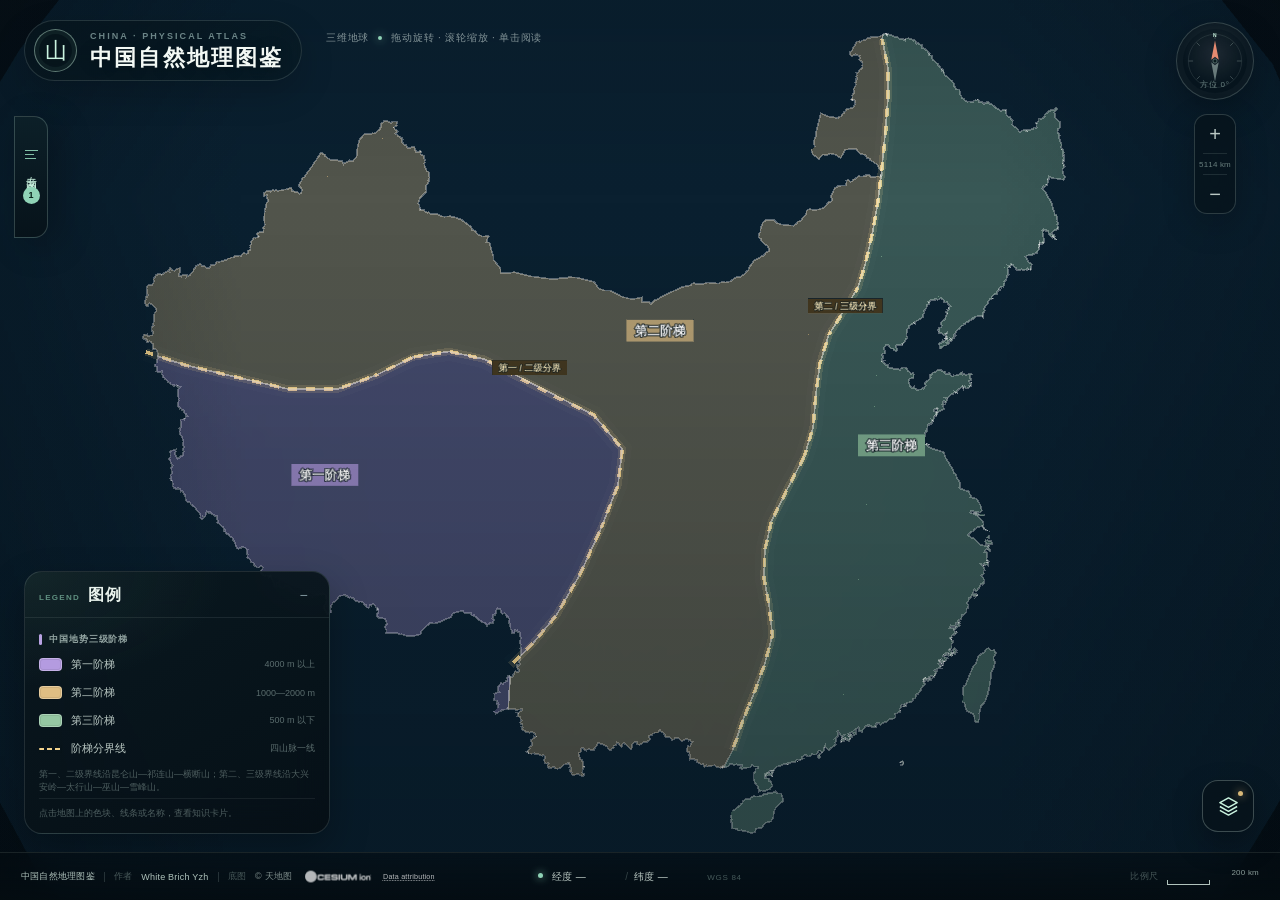
<file: China-physical-atlas/中国自然地理互动图鉴.html>
<!DOCTYPE html>
<html lang="zh-CN">
<head>
  <meta charset="UTF-8" />
  <meta name="viewport" content="width=device-width, initial-scale=1.0, maximum-scale=1.0, user-scalable=no" />
  <meta name="theme-color" content="#071119" />
  <meta name="description" content="中国自然地理互动教学地图：三级阶梯、主要山脉、气候类型、干湿地区、温度带与四大盆地、四大高原、三大平原。" />
  <title>中国自然地理图鉴 · 三维互动地图</title>

  <!-- Cesium 官方控件样式：只使用基础画布，界面控件由本页自行绘制 -->
  <link rel="stylesheet" href="./vendor/cesium/Widgets/widgets.css" />
  <link rel="stylesheet" href="./assets/style.css" />
</head>
<body>
  <!-- ==========================================================================
       一、页面骨架
       #app 是整页容器；#cesiumContainer 留给 Cesium 绘制三维地球；
       其余元素都是叠加在地图上的自定义 UI。
       ========================================================================== -->
  <main id="app">
    <div id="cesiumContainer" aria-label="中国三维地图画布"></div>
    <div class="map-vignette" aria-hidden="true"></div>

    <!-- ========================================================================
         二、启动加载页
         JS 初始化成功后为 #loadingScreen 加上 .is-hidden；
         若 Cesium / WebGL / 天地图失败，则显示对应错误提示。
         ======================================================================= -->
    <section id="loadingScreen" aria-label="地图加载中">
      <div class="loading-card">
        <div class="loader-orbit" aria-hidden="true">
          <span class="loader-seal">山</span>
        </div>
        <p class="loader-kicker">CHINA · PHYSICAL ATLAS</p>
        <h2>中国自然地理图鉴</h2>
        <p class="loading-copy">以山河为卷，读地势、气候与风物的中国。</p>
        <div class="loader-line" aria-hidden="true"></div>
        <p id="loadingDetail">正在初始化三维地球 · 连接天地图底图</p>
      </div>
    </section>

    <!-- ========================================================================
         三、页头品牌
         ======================================================================= -->
    <header id="appHeader" aria-label="网站标题">
      <div class="brand-seal" aria-hidden="true">山</div>
      <div class="brand-copy">
        <p class="eyebrow">CHINA · PHYSICAL ATLAS</p>
        <h1>中国自然地理图鉴</h1>
      </div>
    </header>

    <div id="headerMeta" aria-hidden="true">
      <span>三维地球</span>
      <span class="meta-dot"></span>
      <span>拖动旋转 · 滚轮缩放 · 单击阅读</span>
    </div>

    <!-- ========================================================================
         四、左侧自动收展专题栏
         鼠标碰到网页最左侧即可展开；移开后自动收起。
         点击图钉可以固定展开，方便连续切换多个专题。
         ======================================================================= -->
    <div id="sidebarZone">
      <button id="sidebarTab" type="button" aria-label="展开地理专题图层" aria-controls="sidebar">
        <span id="tabGlyph" aria-hidden="true"><i></i><i></i><i></i></span>
        <span id="tabText">专题图层</span>
        <span id="tabBadge">1</span>
      </button>

      <aside id="sidebar" aria-label="地理专题图层" aria-hidden="true">
        <div class="sidebar-inner">
          <div class="sidebar-top">
            <div>
              <p class="sidebar-kicker">THEMATIC ATLAS · 2026</p>
              <h2 class="sidebar-title">地理专题 <span>6 Layers</span></h2>
            </div>
            <div class="sidebar-tools">
              <button id="sidebarPin" class="icon-btn" type="button" title="固定侧栏" aria-label="固定侧栏" aria-pressed="false">
                <svg viewBox="0 0 24 24" width="16" height="16" fill="none" stroke="currentColor" stroke-width="1.7" stroke-linecap="round" stroke-linejoin="round" aria-hidden="true">
                  <path d="M9 3h6l-1 7 3.5 3.2V15H6.5v-1.8L10 10 9 3Z"/>
                  <path d="M12 15v6"/>
                </svg>
              </button>
              <button id="sidebarClose" class="icon-btn" type="button" title="收起侧栏" aria-label="收起侧栏">×</button>
            </div>
          </div>

          <p class="sidebar-intro">把地图当作一册会回应的教科书。专题可同时开启多个，图例会在左下角逐项叠加；单击地图上的区域或名字，阅读它背后的地理知识。</p>

          <div class="sidebar-section-label"><span>专题图层</span><span id="activeThemeCount">已开启 1 个</span></div>

          <div class="theme-list" role="group" aria-label="选择地理专题">
            <!-- 01 三级阶梯 -->
            <button class="theme-item is-active" type="button" data-theme="steps" style="--accent:#b9a3e3" aria-pressed="true">
              <span class="theme-index">01</span>
              <span class="theme-text">
                <span class="theme-name">三级阶梯</span>
                <span class="theme-desc">三大阶梯 · 两条分界线</span>
              </span>
              <span class="theme-toggle" aria-hidden="true"></span>
            </button>

            <!-- 02 主要山脉 -->
            <button class="theme-item" type="button" data-theme="mountains" style="--accent:#e2a06d" aria-pressed="false">
              <span class="theme-index">02</span>
              <span class="theme-text">
                <span class="theme-name">主要山脉</span>
                <span class="theme-desc">25 条山脉 · 四种走向</span>
              </span>
              <span class="theme-toggle" aria-hidden="true"></span>
            </button>

            <!-- 03 气候类型 -->
            <button class="theme-item" type="button" data-theme="climate" style="--accent:#e2b46e" aria-pressed="false">
              <span class="theme-index">03</span>
              <span class="theme-text">
                <span class="theme-name">气候类型</span>
                <span class="theme-desc">五种气候 · 季风与大陆性</span>
              </span>
              <span class="theme-toggle" aria-hidden="true"></span>
            </button>

            <!-- 04 干湿地区 -->
            <button class="theme-item" type="button" data-theme="drywet" style="--accent:#91c99c" aria-pressed="false">
              <span class="theme-index">04</span>
              <span class="theme-text">
                <span class="theme-name">干湿地区</span>
                <span class="theme-desc">四类地区 · 降水与蒸发</span>
              </span>
              <span class="theme-toggle" aria-hidden="true"></span>
            </button>

            <!-- 05 地形区 -->
            <button class="theme-item" type="button" data-theme="landforms" style="--accent:#e0bf7a" aria-pressed="false">
              <span class="theme-index">05</span>
              <span class="theme-text">
                <span class="theme-name">地形区</span>
                <span class="theme-desc">四大盆地 · 四大高原 · 三大平原</span>
              </span>
              <span class="theme-toggle" aria-hidden="true"></span>
            </button>

            <!-- 06 温度带 -->
            <button class="theme-item" type="button" data-theme="temperature" style="--accent:#c7a06d" aria-pressed="false">
              <span class="theme-index">06</span>
              <span class="theme-text">
                <span class="theme-name">温度带</span>
                <span class="theme-desc">寒温带至热带 · 青藏高原区</span>
              </span>
              <span class="theme-toggle" aria-hidden="true"></span>
            </button>
          </div>

          <div class="sidebar-bottom">
            <div class="sidebar-actions">
              <button id="clearThemes" class="side-btn" type="button">隐藏全部专题</button>
              <button id="resetViewSidebar" class="side-btn" type="button">回到全国视角</button>
            </div>
            <p class="sidebar-source">作者 · White Brich Yzh　|　底图 © 天地图<br />专题边界为教学示意，不用于权属判断。</p>
          </div>
        </div>
      </aside>
    </div>

    <!-- ========================================================================
         五、右上角：指南针与固定倍率缩放
         ======================================================================= -->
    <div id="navTools" aria-label="地图导航工具">
      <button id="compass" type="button" title="点击回正北" aria-label="指南针，点击回正北">
        <svg id="compassSvg" viewBox="0 0 100 100" aria-hidden="true">
          <circle id="compassRing" cx="50" cy="50" r="43"></circle>
          <g id="compassTicks">
            <line x1="50" y1="8" x2="50" y2="14"></line>
            <line x1="50" y1="86" x2="50" y2="92"></line>
            <line x1="8" y1="50" x2="14" y2="50"></line>
            <line x1="86" y1="50" x2="92" y2="50"></line>
            <line x1="21" y1="21" x2="25" y2="25"></line>
            <line x1="79" y1="21" x2="75" y2="25"></line>
            <line x1="21" y1="79" x2="25" y2="75"></line>
            <line x1="79" y1="79" x2="75" y2="75"></line>
          </g>
          <g id="compassNeedle">
            <path d="M50 17 L56 48 L50 43 L44 48 Z" fill="#e58a70"></path>
            <path d="M50 83 L44 52 L50 57 L56 52 Z" fill="rgba(210,233,225,.46)"></path>
            <circle cx="50" cy="50" r="3.2" fill="rgba(10,26,31,.96)" stroke="rgba(201,243,223,.5)" stroke-width="1"></circle>
            <text id="compassN" x="50" y="12" text-anchor="middle">N</text>
          </g>
        </svg>
        <span id="compassCounter">正北 0°</span>
      </button>

      <div class="zoom-tools" role="group" aria-label="缩放地图">
        <button id="zoomIn" class="zoom-btn" type="button" title="放大（固定倍率）" aria-label="放大地图">+</button>
        <div class="zoom-divider" aria-hidden="true"></div>
        <div class="zoom-scale" id="zoomScale">—</div>
        <div class="zoom-divider" aria-hidden="true"></div>
        <button id="zoomOut" class="zoom-btn" type="button" title="缩小（固定倍率）" aria-label="缩小地图">−</button>
      </div>
    </div>

    <!-- ========================================================================
         六、左下角：动态图例
         每个专题开启后，由 JavaScript 根据专题配置自动生成，不写死在 HTML 里。
         ======================================================================= -->
    <section id="legendPanel" aria-label="地图图例" aria-hidden="true">
      <div class="legend-head">
        <div class="legend-title-wrap">
          <span class="legend-kicker">LEGEND</span>
          <h2>图例</h2>
        </div>
        <button id="legendToggle" type="button" title="收起 / 展开图例" aria-label="收起或展开图例" aria-expanded="true">−</button>
      </div>
      <div id="legendContent" class="legend-scroll"></div>
    </section>

    <!-- ========================================================================
         七、右下角：底图切换
         默认只显示一个“叠层”图标；点击后在按钮上方展开三类底图。
         ======================================================================= -->
    <div id="baseSwitcher">
      <div id="basePanel" class="base-panel" role="menu" aria-label="选择底图" hidden>
        <div class="base-panel-head">
          <h3>选择底图</h3>
          <span>BASEMAP</span>
        </div>

        <button class="base-option is-active" type="button" data-base="vector" role="menuitemradio" aria-checked="true">
          <span class="base-thumb vector" aria-hidden="true"><span class="base-thumb-label">矢</span></span>
          <span class="base-option-copy">
            <span class="base-option-name">矢量底图</span>
            <span class="base-option-desc">省界 · 地名 · 道路</span>
          </span>
          <span class="base-check" aria-hidden="true">✓</span>
        </button>

        <button class="base-option" type="button" data-base="imagery" role="menuitemradio" aria-checked="false">
          <span class="base-thumb imagery" aria-hidden="true"><span class="base-thumb-label">影</span></span>
          <span class="base-option-copy">
            <span class="base-option-name">遥感底图</span>
            <span class="base-option-desc">卫星影像 · 地表纹理</span>
          </span>
          <span class="base-check" aria-hidden="true">✓</span>
        </button>

        <button class="base-option" type="button" data-base="terrain" role="menuitemradio" aria-checked="false">
          <span class="base-thumb terrain" aria-hidden="true"><span class="base-thumb-label">地形</span></span>
          <span class="base-option-copy">
            <span class="base-option-name">地形底图</span>
            <span class="base-option-desc">地势晕渲 · 山脉起伏</span>
          </span>
          <span class="base-check" aria-hidden="true">✓</span>
        </button>

        <button id="baseLabelsToggle" class="base-label-toggle" type="button" role="switch" aria-checked="true" title="显示或隐藏当前底图注记">
          <span class="base-label-icon" aria-hidden="true">Aa</span>
          <span class="base-option-copy">
            <span class="base-option-name" id="baseLabelsName">影像注记</span>
            <span class="base-option-desc" id="baseLabelsDesc">显示天地图影像地名 / 境界</span>
          </span>
          <span class="base-switch" aria-hidden="true"><span></span></span>
        </button>

        <div class="base-panel-foot">
          <span>在线底图 · 天地图</span>
          <a href="https://www.tianditu.gov.cn/" target="_blank" rel="noopener noreferrer">数据来源 ↗</a>
        </div>
      </div>

      <button id="baseToggle" type="button" title="切换底图" aria-label="切换底图" aria-controls="basePanel" aria-expanded="false">
        <svg viewBox="0 0 24 24" fill="none" stroke="currentColor" stroke-width="1.55" stroke-linejoin="round" aria-hidden="true">
          <path d="M12 3 21 8 12 13 3 8 12 3Z"/>
          <path d="m3 12 9 5 9-5"/>
          <path d="m3 16 9 5 9-5"/>
        </svg>
        <span class="base-dot" aria-hidden="true"></span>
      </button>
    </div>

    <!-- ========================================================================
         八、底部状态栏：作者 / 数据来源 / 鼠标经纬度 / 比例尺 / Cesium 版权
         Cesium 官方 credit 会注入 #cesiumCredits，请保留版权显示。
         ======================================================================= -->
    <footer id="statusDock" aria-label="地图状态信息">
      <div class="dock-left">
        <span class="dock-strong dock-optional">中国自然地理图鉴</span>
        <span class="dock-rule dock-optional"></span>
        <span class="dock-label">作者</span>
        <span class="dock-strong author-name" id="authorName">White Brich Yzh</span>
        <span class="dock-rule dock-optional"></span>
        <span class="dock-label dock-optional">底图</span>
        <span class="dock-optional">© 天地图</span>
        <div id="cesiumCredits" aria-label="Cesium 版权信息"></div>
      </div>

      <div class="dock-center" aria-live="polite">
        <span id="coordDot" aria-hidden="true"></span>
        <span id="coordLon">经度 —</span>
        <span class="coord-sep">/</span>
        <span id="coordLat">纬度 —</span>
        <span class="coord-suffix">WGS 84</span>
      </div>

      <div class="dock-right">
        <span class="dock-label">比例尺</span>
        <div id="scaleGroup" aria-label="地图比例尺">
          <div id="scaleBar">
            <span id="scaleLine"></span>
            <span id="scaleText">—</span>
          </div>
        </div>
      </div>
    </footer>

    <!-- ========================================================================
         九、地图知识卡片
         点击专题色块、山脉名称或阶梯分界线后出现，内容来自 app.js 中的文案配置。
         ======================================================================= -->
    <article id="featureCard" aria-hidden="true" aria-labelledby="cardTitle">
      <button id="cardClose" class="card-close" type="button" title="关闭知识卡片" aria-label="关闭知识卡片">×</button>
      <p id="cardEyebrow" class="card-eyebrow">地理知识</p>
      <h2 id="cardTitle"></h2>
      <p id="cardLead"></p>
      <div id="cardHighlight" class="card-highlight" hidden></div>
      <div id="cardFacts" class="card-facts"></div>
      <div id="cardNoteWrap" class="card-note">
        <p class="card-note-label">KNOW MORE · 知识延伸</p>
        <p id="cardNote"></p>
      </div>
      <div class="card-foot">
        <span>中国自然地理图鉴 · 教学示意</span>
        <span><kbd>Esc</kbd> 关闭</span>
      </div>
    </article>

    <!-- ========================================================================
         十、轻提示、file:// 提醒
         ======================================================================= -->
    <div id="toast" role="status" aria-live="polite"></div>

    <div id="protocolWarning" hidden>
      <span class="warning-icon" aria-hidden="true">!</span>
      <span>
        <strong>请用本地网页服务打开。</strong>
        天地图浏览器密钥会校验访问来源；直接双击 HTML 可能出现底图 403。请双击“启动地图.bat”，或在本目录执行
        <code>node server.mjs</code>。
      </span>
      <button id="protocolWarningClose" type="button" title="关闭提醒" aria-label="关闭提醒">×</button>
    </div>

    <!-- 视觉提示：鼠标可以靠近左侧边缘。首次打开时淡出，不阻塞操作 -->
    <div id="sideHoverHint" aria-hidden="true">鼠标靠近左侧展开专题</div>
  </main>

  <noscript>
    <div style="position:fixed;inset:0;z-index:999;display:grid;place-items:center;background:#071119;color:#eaf2ed;font:14px/1.8 'Microsoft YaHei',sans-serif;text-align:center;padding:24px;">
      本页需要启用 JavaScript 才能加载三维地图。<br />请在浏览器设置中启用 JavaScript 后刷新。
    </div>
  </noscript>

  <!-- ==========================================================================
       十一、脚本加载顺序
       1) 指定 Cesium 资源根路径；
       2) 加载本地 Cesium；
       3) 专题几何数据（由 scripts/build_thematic_data.mjs 自动生成）；
       4) 页面交互逻辑 app.js。
       若本地 Cesium 缺失，会自动尝试从 unpkg 加载 1.147.0 作为兜底。
       ========================================================================== -->
  <script>
    window.CESIUM_BASE_URL = './vendor/cesium/';
  </script>
  <script src="./vendor/cesium/Cesium.js"></script>
  <script>
    if (!window.Cesium) {
      window.CESIUM_BASE_URL = 'https://unpkg.com/cesium@1.147.0/Build/Cesium/';
      document.write('<script src="' + window.CESIUM_BASE_URL + 'Cesium.js"><\/script>');
    }
  </script>
  <script src="./assets/thematic-meta.js"></script>
  <script src="./assets/thematic-data.js"></script>
  <script src="./assets/app.js"></script>
</body>
</html>
</file>
<file: China-physical-atlas/vendor/cesium/Widgets/widgets.css>
/* packages/widgets/Source/shared.css */
.cesium-svgPath-svg {
  position: absolute;
  top: 0;
  left: 0;
  width: 100%;
  height: 100%;
  overflow: hidden;
}
.cesium-button {
  display: inline-block;
  position: relative;
  background: #303336;
  border: 1px solid #444;
  color: #edffff;
  fill: #edffff;
  border-radius: 4px;
  padding: 5px 12px;
  margin: 2px 3px;
  cursor: pointer;
  overflow: hidden;
  -moz-user-select: none;
  -webkit-user-select: none;
  -ms-user-select: none;
  user-select: none;
}
.cesium-button:focus {
  color: #fff;
  fill: #fff;
  border-color: #ea4;
  outline: none;
}
.cesium-button:hover {
  color: #fff;
  fill: #fff;
  background: #48b;
  border-color: #aef;
  box-shadow: 0 0 8px #fff;
}
.cesium-button:active {
  color: #000;
  fill: #000;
  background: #adf;
  border-color: #fff;
  box-shadow: 0 0 8px #fff;
}
.cesium-button:disabled,
.cesium-button-disabled,
.cesium-button-disabled:focus,
.cesium-button-disabled:hover,
.cesium-button-disabled:active {
  background: #303336;
  border-color: #444;
  color: #646464;
  fill: #646464;
  box-shadow: none;
  cursor: default;
}
.cesium-button option {
  background-color: #000;
  color: #eee;
}
.cesium-button option:disabled {
  color: #777;
}
.cesium-button input,
.cesium-button label {
  cursor: pointer;
}
.cesium-button input {
  vertical-align: sub;
}
.cesium-toolbar-button {
  box-sizing: border-box;
  width: 32px;
  height: 32px;
  border-radius: 14%;
  padding: 0;
  vertical-align: middle;
  z-index: 0;
}
.cesium-performanceDisplay-defaultContainer {
  position: absolute;
  top: 50px;
  right: 10px;
  text-align: right;
}
.cesium-performanceDisplay {
  background-color: rgba(40, 40, 40, 0.7);
  padding: 7px;
  border-radius: 5px;
  border: 1px solid #444;
  font: bold 12px sans-serif;
}
.cesium-performanceDisplay-fps {
  color: #e52;
}
.cesium-performanceDisplay-throttled {
  color: #a42;
}
.cesium-performanceDisplay-ms {
  color: #de3;
}

/* packages/widgets/Source/Animation/Animation.css */
.cesium-animation-theme {
  visibility: hidden;
  display: block;
  position: absolute;
  z-index: -100;
}
.cesium-animation-themeNormal {
  color: #222;
}
.cesium-animation-themeHover {
  color: #4488b0;
}
.cesium-animation-themeSelect {
  color: #242;
}
.cesium-animation-themeDisabled {
  color: #333;
}
.cesium-animation-themeKnob {
  color: #222;
}
.cesium-animation-themePointer {
  color: #2e2;
}
.cesium-animation-themeSwoosh {
  color: #8ac;
}
.cesium-animation-themeSwooshHover {
  color: #aef;
}
.cesium-animation-svgText {
  fill: #edffff;
  font-family: Sans-Serif;
  font-size: 15px;
  text-anchor: middle;
}
.cesium-animation-blank {
  fill: #000;
  fill-opacity: 0.01;
  stroke: none;
}
.cesium-animation-rectButton {
  cursor: pointer;
  -moz-user-select: none;
  -webkit-user-select: none;
  -ms-user-select: none;
  user-select: none;
}
.cesium-animation-rectButton .cesium-animation-buttonGlow {
  fill: #fff;
  stroke: none;
  display: none;
}
.cesium-animation-rectButton:hover .cesium-animation-buttonGlow {
  display: block;
}
.cesium-animation-rectButton .cesium-animation-buttonPath {
  fill: #edffff;
}
.cesium-animation-rectButton .cesium-animation-buttonMain {
  stroke: #444;
  stroke-width: 1.2;
}
.cesium-animation-rectButton:hover .cesium-animation-buttonMain {
  stroke: #aef;
}
.cesium-animation-rectButton:active .cesium-animation-buttonMain {
  fill: #abd6ff;
}
.cesium-animation-buttonDisabled {
  -moz-user-select: none;
  -webkit-user-select: none;
  -ms-user-select: none;
  user-select: none;
}
.cesium-animation-buttonDisabled .cesium-animation-buttonMain {
  stroke: #555;
}
.cesium-animation-buttonDisabled .cesium-animation-buttonPath {
  fill: #818181;
}
.cesium-animation-buttonDisabled .cesium-animation-buttonGlow {
  display: none;
}
.cesium-animation-buttonToggled .cesium-animation-buttonGlow {
  display: block;
  fill: #2e2;
}
.cesium-animation-buttonToggled .cesium-animation-buttonMain {
  stroke: #2e2;
}
.cesium-animation-buttonToggled:hover .cesium-animation-buttonGlow {
  fill: #fff;
}
.cesium-animation-buttonToggled:hover .cesium-animation-buttonMain {
  stroke: #2e2;
}
.cesium-animation-shuttleRingG {
  cursor: pointer;
}
.cesium-animation-shuttleRingPointer {
  cursor: pointer;
}
.cesium-animation-shuttleRingPausePointer {
  cursor: pointer;
}
.cesium-animation-shuttleRingBack {
  fill: #181818;
  fill-opacity: 0.8;
  stroke: #333;
  stroke-width: 1.2;
}
.cesium-animation-shuttleRingSwoosh line {
  stroke: #8ac;
  stroke-width: 3;
  stroke-opacity: 0.2;
  stroke-linecap: round;
}
.cesium-animation-knobOuter {
  cursor: pointer;
  stroke: #444;
  stroke-width: 1.2;
}
.cesium-animation-knobInner {
  cursor: pointer;
}

/* packages/widgets/Source/BaseLayerPicker/BaseLayerPicker.css */
.cesium-baseLayerPicker-selected {
  position: absolute;
  top: 0;
  left: 0;
  width: 100%;
  height: 100%;
  border: none;
}
.cesium-baseLayerPicker-dropDown {
  display: block;
  position: absolute;
  box-sizing: content-box;
  top: auto;
  right: 0;
  width: 320px;
  max-height: 500px;
  margin-top: 5px;
  background-color: rgba(38, 38, 38, 0.75);
  border: 1px solid #444;
  padding: 6px;
  overflow: auto;
  border-radius: 10px;
  -moz-user-select: none;
  -webkit-user-select: none;
  -ms-user-select: none;
  user-select: none;
  transform: translate(0, -20%);
  visibility: hidden;
  opacity: 0;
  transition:
    visibility 0s 0.2s,
    opacity 0.2s ease-in,
    transform 0.2s ease-in;
}
.cesium-baseLayerPicker-dropDown-visible {
  transform: translate(0, 0);
  visibility: visible;
  opacity: 1;
  transition: opacity 0.2s ease-out, transform 0.2s ease-out;
}
.cesium-baseLayerPicker-sectionTitle {
  display: block;
  font-family: sans-serif;
  font-size: 16pt;
  text-align: left;
  color: #edffff;
  margin-bottom: 4px;
}
.cesium-baseLayerPicker-choices {
  margin-bottom: 5px;
}
.cesium-baseLayerPicker-categoryTitle {
  color: #edffff;
  font-size: 11pt;
}
.cesium-baseLayerPicker-choices {
  display: block;
  border: 1px solid #888;
  border-radius: 5px;
  padding: 5px 0;
}
.cesium-baseLayerPicker-item {
  display: inline-block;
  vertical-align: top;
  margin: 2px 5px;
  width: 64px;
  text-align: center;
  cursor: pointer;
}
.cesium-baseLayerPicker-itemLabel {
  display: block;
  font-family: sans-serif;
  font-size: 8pt;
  text-align: center;
  vertical-align: middle;
  color: #edffff;
  cursor: pointer;
  word-wrap: break-word;
}
.cesium-baseLayerPicker-item:hover .cesium-baseLayerPicker-itemLabel,
.cesium-baseLayerPicker-item:focus .cesium-baseLayerPicker-itemLabel {
  text-decoration: underline;
}
.cesium-baseLayerPicker-itemIcon {
  display: inline-block;
  position: relative;
  width: inherit;
  height: auto;
  background-size: 100% 100%;
  border: solid 1px #444;
  border-radius: 9px;
  color: #edffff;
  margin: 0;
  padding: 0;
  cursor: pointer;
  box-sizing: border-box;
}
.cesium-baseLayerPicker-item:hover .cesium-baseLayerPicker-itemIcon {
  border-color: #fff;
  box-shadow: 0 0 8px #fff, 0 0 8px #fff;
}
.cesium-baseLayerPicker-selectedItem .cesium-baseLayerPicker-itemLabel {
  color: rgb(189, 236, 248);
}
.cesium-baseLayerPicker-selectedItem .cesium-baseLayerPicker-itemIcon {
  border: double 4px rgb(189, 236, 248);
}

/* packages/engine/Source/Widget/CesiumWidget.css */
.cesium-widget {
  font-family: sans-serif;
  font-size: 16px;
  overflow: hidden;
  display: block;
  position: relative;
  top: 0;
  left: 0;
  width: 100%;
  height: 100%;
}
.cesium-widget,
.cesium-widget canvas {
  width: 100%;
  height: 100%;
  touch-action: none;
}
.cesium-widget-credits {
  display: block;
  position: absolute;
  bottom: 0;
  left: 0;
  color: #fff;
  font-size: 10px;
  text-shadow: 0px 0px 2px #000000;
  padding-right: 5px;
}
.cesium-widget-errorPanel {
  position: absolute;
  top: 0;
  right: 0;
  bottom: 0;
  left: 0;
  text-align: center;
  background: rgba(0, 0, 0, 0.7);
  z-index: 99999;
}
.cesium-widget-errorPanel:before {
  display: inline-block;
  vertical-align: middle;
  height: 100%;
  content: "";
}
.cesium-widget-errorPanel-content {
  width: 75%;
  max-width: 500px;
  display: inline-block;
  text-align: left;
  vertical-align: middle;
  border: 1px solid #510c00;
  border-radius: 7px;
  background-color: #f0d9d5;
  font-size: 14px;
  color: #510c00;
}
.cesium-widget-errorPanel-content.expanded {
  max-width: 75%;
}
.cesium-widget-errorPanel-header {
  font-size: 18px;
  font-family:
    "Open Sans",
    Verdana,
    Geneva,
    sans-serif;
  background: #d69d93;
  border-bottom: 2px solid #510c00;
  padding-bottom: 10px;
  border-radius: 3px 3px 0 0;
  padding: 15px;
}
.cesium-widget-errorPanel-scroll {
  overflow: auto;
  font-family:
    "Open Sans",
    Verdana,
    Geneva,
    sans-serif;
  white-space: pre-wrap;
  padding: 0 15px;
  margin: 10px 0 20px 0;
}
.cesium-widget-errorPanel-buttonPanel {
  padding: 0 15px;
  margin: 10px 0 20px 0;
  text-align: right;
}
.cesium-widget-errorPanel-buttonPanel button {
  border-color: #510c00;
  background: #d69d93;
  color: #202020;
  margin: 0;
}
.cesium-widget-errorPanel-buttonPanel button:focus {
  border-color: #510c00;
  background: #f0d9d5;
  color: #510c00;
}
.cesium-widget-errorPanel-buttonPanel button:hover {
  border-color: #510c00;
  background: #f0d9d5;
  color: #510c00;
}
.cesium-widget-errorPanel-buttonPanel button:active {
  border-color: #510c00;
  background: #b17b72;
  color: #510c00;
}
.cesium-widget-errorPanel-more-details {
  text-decoration: underline;
  cursor: pointer;
}
.cesium-widget-errorPanel-more-details:hover {
  color: #2b0700;
}

/* packages/widgets/Source/CesiumInspector/CesiumInspector.css */
.cesium-cesiumInspector {
  border-radius: 5px;
  transition: width ease-in-out 0.25s;
  background: rgba(48, 51, 54, 0.8);
  border: 1px solid #444;
  color: #edffff;
  display: inline-block;
  position: relative;
  padding: 4px 12px;
  -moz-user-select: none;
  -webkit-user-select: none;
  -ms-user-select: none;
  user-select: none;
  overflow: hidden;
}
.cesium-cesiumInspector-button {
  text-align: center;
  font-size: 11pt;
}
.cesium-cesiumInspector-visible .cesium-cesiumInspector-button {
  border-bottom: 1px solid #aaa;
  padding-bottom: 3px;
}
.cesium-cesiumInspector input:enabled,
.cesium-cesiumInspector-button {
  cursor: pointer;
}
.cesium-cesiumInspector-visible {
  width: 185px;
  height: auto;
}
.cesium-cesiumInspector-hidden {
  width: 122px;
  height: 17px;
}
.cesium-cesiumInspector-sectionContent {
  max-height: 600px;
}
.cesium-cesiumInspector-section-collapsed .cesium-cesiumInspector-sectionContent {
  max-height: 0;
  padding: 0 !important;
  overflow: hidden;
}
.cesium-cesiumInspector-dropDown {
  margin: 5px 0;
  font-family: sans-serif;
  font-size: 10pt;
  width: 185px;
}
.cesium-cesiumInspector-frustumStatistics {
  padding-left: 10px;
  padding: 5px;
  background-color: rgba(80, 80, 80, 0.75);
}
.cesium-cesiumInspector-pickButton {
  background-color: rgba(0, 0, 0, 0.3);
  border: 1px solid #444;
  color: #edffff;
  border-radius: 5px;
  padding: 3px 7px;
  cursor: pointer;
  -moz-user-select: none;
  -webkit-user-select: none;
  -ms-user-select: none;
  user-select: none;
  margin: 0 auto;
}
.cesium-cesiumInspector-pickButton:focus {
  outline: none;
}
.cesium-cesiumInspector-pickButton:active,
.cesium-cesiumInspector-pickButtonHighlight {
  color: #000;
  background: #adf;
  border-color: #fff;
  box-shadow: 0 0 8px #fff;
}
.cesium-cesiumInspector-center {
  text-align: center;
}
.cesium-cesiumInspector-sectionHeader {
  font-weight: bold;
  font-size: 10pt;
  margin: 0;
  cursor: pointer;
}
.cesium-cesiumInspector-pickSection {
  border: 1px solid #aaa;
  border-radius: 5px;
  padding: 3px;
  margin-bottom: 5px;
}
.cesium-cesiumInspector-sectionContent {
  margin-bottom: 10px;
  transition: max-height 0.25s;
}
.cesium-cesiumInspector-tileText {
  padding-bottom: 10px;
  border-bottom: 1px solid #aaa;
}
.cesium-cesiumInspector-relativeText {
  padding-top: 10px;
}
.cesium-cesiumInspector-sectionHeader::before {
  margin-right: 5px;
  content: "-";
  width: 1ch;
  display: inline-block;
}
.cesium-cesiumInspector-section-collapsed .cesium-cesiumInspector-sectionHeader::before {
  content: "+";
}

/* packages/widgets/Source/Cesium3DTilesInspector/Cesium3DTilesInspector.css */
ul.cesium-cesiumInspector-statistics {
  margin: 0;
  padding-top: 3px;
  padding-bottom: 3px;
}
ul.cesium-cesiumInspector-statistics + ul.cesium-cesiumInspector-statistics {
  border-top: 1px solid #aaa;
}
.cesium-cesiumInspector-slider {
  margin-top: 5px;
}
.cesium-cesiumInspector-slider input[type=number] {
  text-align: left;
  background-color: #222;
  outline: none;
  border: 1px solid #444;
  color: #edffff;
  width: 100px;
  border-radius: 3px;
  padding: 1px;
  margin-left: 10px;
  cursor: auto;
}
.cesium-cesiumInspector-slider input[type=number]::-webkit-outer-spin-button,
.cesium-cesiumInspector-slider input[type=number]::-webkit-inner-spin-button {
  -webkit-appearance: none;
  margin: 0;
}
.cesium-cesiumInspector-slider input[type=range] {
  margin-left: 5px;
  vertical-align: middle;
}
.cesium-cesiumInspector-hide .cesium-cesiumInspector-styleEditor {
  display: none;
}
.cesium-cesiumInspector-styleEditor {
  padding: 10px;
  border-radius: 5px;
  background: rgba(48, 51, 54, 0.8);
  border: 1px solid #444;
}
.cesium-cesiumInspector-styleEditor textarea {
  width: 100%;
  height: 300px;
  background: transparent;
  color: #edffff;
  border: none;
  padding: 0;
  white-space: pre;
  overflow-wrap: normal;
  overflow-x: auto;
}
.cesium-3DTilesInspector {
  width: 300px;
  pointer-events: all;
}
.cesium-3DTilesInspector-statistics {
  font-size: 11px;
}
.cesium-3DTilesInspector-disabledElementsInfo {
  margin: 5px 0 0 0;
  padding: 0 0 0 20px;
  color: #eed202;
}
.cesium-3DTilesInspector div,
.cesium-3DTilesInspector input[type=range] {
  width: 100%;
  box-sizing: border-box;
}
.cesium-cesiumInspector-error {
  color: #ff9e9e;
  overflow: auto;
}
.cesium-3DTilesInspector .cesium-cesiumInspector-section {
  margin-top: 3px;
}
.cesium-3DTilesInspector .cesium-cesiumInspector-sectionHeader + .cesium-cesiumInspector-show {
  border-top: 1px solid white;
}
input.cesium-cesiumInspector-url {
  overflow: hidden;
  white-space: nowrap;
  overflow-x: scroll;
  background-color: transparent;
  color: white;
  outline: none;
  border: none;
  height: 1em;
  width: 100%;
}
.cesium-cesiumInspector .field-group {
  display: table;
}
.cesium-cesiumInspector .field-group > label {
  display: table-cell;
  font-weight: bold;
}
.cesium-cesiumInspector .field-group > .field {
  display: table-cell;
  width: 100%;
}

/* packages/widgets/Source/VoxelInspector/VoxelInspector.css */
.cesium-VoxelInspector {
  width: 300px;
  pointer-events: all;
}
.cesium-VoxelInspector div,
.cesium-VoxelInspector input[type=range] {
  width: 100%;
  box-sizing: border-box;
}
.cesium-VoxelInspector .cesium-cesiumInspector-section {
  margin-top: 3px;
}
.cesium-VoxelInspector .cesium-cesiumInspector-sectionHeader + .cesium-cesiumInspector-show {
  border-top: 1px solid white;
}

/* packages/widgets/Source/FullscreenButton/FullscreenButton.css */
.cesium-button.cesium-fullscreenButton {
  display: block;
  width: 100%;
  height: 100%;
  margin: 0;
  border-radius: 0;
}

/* packages/widgets/Source/VRButton/VRButton.css */
.cesium-button.cesium-vrButton {
  display: block;
  width: 100%;
  height: 100%;
  margin: 0;
  border-radius: 0;
}

/* packages/widgets/Source/Geocoder/Geocoder.css */
.cesium-viewer-geocoderContainer .cesium-geocoder-input {
  border: solid 1px #444;
  background-color: rgba(40, 40, 40, 0.7);
  color: white;
  display: inline-block;
  vertical-align: middle;
  width: 0;
  height: 32px;
  margin: 0;
  padding: 0 32px 0 0;
  border-radius: 0;
  box-sizing: border-box;
  transition: width ease-in-out 0.25s, background-color 0.2s ease-in-out;
  -webkit-appearance: none;
}
.cesium-viewer-geocoderContainer:hover .cesium-geocoder-input {
  border-color: #aef;
  box-shadow: 0 0 8px #fff;
}
.cesium-viewer-geocoderContainer .cesium-geocoder-input:focus {
  border-color: #ea4;
  background-color: rgba(15, 15, 15, 0.9);
  box-shadow: none;
  outline: none;
}
.cesium-viewer-geocoderContainer:hover .cesium-geocoder-input,
.cesium-viewer-geocoderContainer .cesium-geocoder-input:focus,
.cesium-viewer-geocoderContainer .cesium-geocoder-input-wide {
  padding-left: 4px;
  width: 250px;
}
.cesium-viewer-geocoderContainer .search-results {
  position: absolute;
  background-color: #000;
  color: #eee;
  overflow-y: auto;
  opacity: 0.8;
  width: 100%;
}
.cesium-viewer-geocoderContainer .search-results ul {
  list-style-type: none;
  margin: 0;
  padding: 0;
}
.cesium-viewer-geocoderContainer .search-results ul li {
  font-size: 14px;
  padding: 3px 10px;
}
.cesium-viewer-geocoderContainer .search-results ul li:hover {
  cursor: pointer;
}
.cesium-viewer-geocoderContainer .search-results ul li.active {
  background: #48b;
}
.cesium-geocoder-searchButton {
  background-color: #303336;
  display: inline-block;
  position: absolute;
  cursor: pointer;
  width: 32px;
  top: 1px;
  right: 1px;
  height: 30px;
  vertical-align: middle;
  fill: #edffff;
}
.cesium-geocoder-searchButton:hover {
  background-color: #48b;
}

/* packages/widgets/Source/InfoBox/InfoBox.css */
.cesium-infoBox {
  display: block;
  position: absolute;
  top: 50px;
  right: 0;
  width: 40%;
  max-width: 480px;
  background: rgba(38, 38, 38, 0.95);
  color: #edffff;
  border: 1px solid #444;
  border-right: none;
  border-top-left-radius: 7px;
  border-bottom-left-radius: 7px;
  box-shadow: 0 0 10px 1px #000;
  transform: translate(100%, 0);
  visibility: hidden;
  opacity: 0;
  transition:
    visibility 0s 0.2s,
    opacity 0.2s ease-in,
    transform 0.2s ease-in;
}
.cesium-infoBox-visible {
  transform: translate(0, 0);
  visibility: visible;
  opacity: 1;
  transition: opacity 0.2s ease-out, transform 0.2s ease-out;
}
.cesium-infoBox-title {
  display: block;
  height: 20px;
  padding: 5px 30px 5px 25px;
  background: rgba(84, 84, 84, 1);
  border-top-left-radius: 7px;
  text-align: center;
  text-overflow: ellipsis;
  white-space: nowrap;
  overflow: hidden;
  box-sizing: content-box;
}
.cesium-infoBox-bodyless .cesium-infoBox-title {
  border-bottom-left-radius: 7px;
}
button.cesium-infoBox-camera {
  display: block;
  position: absolute;
  top: 4px;
  left: 4px;
  width: 22px;
  height: 22px;
  background: transparent;
  border-color: transparent;
  border-radius: 3px;
  padding: 0 5px;
  margin: 0;
}
button.cesium-infoBox-close {
  display: block;
  position: absolute;
  top: 5px;
  right: 5px;
  height: 20px;
  background: transparent;
  border: none;
  border-radius: 2px;
  font-weight: bold;
  font-size: 16px;
  padding: 0 5px;
  margin: 0;
  color: #edffff;
}
button.cesium-infoBox-close:focus {
  background: rgba(238, 136, 0, 0.44);
  outline: none;
}
button.cesium-infoBox-close:hover {
  background: #888;
  color: #000;
}
button.cesium-infoBox-close:active {
  background: #a00;
  color: #000;
}
.cesium-infoBox-bodyless .cesium-infoBox-iframe {
  display: none;
}
.cesium-infoBox-iframe {
  border: none;
  width: 100%;
  width: calc(100% - 2px);
}

/* packages/widgets/Source/SceneModePicker/SceneModePicker.css */
span.cesium-sceneModePicker-wrapper {
  display: inline-block;
  position: relative;
  margin: 0 3px;
}
.cesium-sceneModePicker-visible {
  visibility: visible;
  opacity: 1;
  transition: opacity 0.25s linear;
}
.cesium-sceneModePicker-hidden {
  visibility: hidden;
  opacity: 0;
  transition: visibility 0s 0.25s, opacity 0.25s linear;
}
.cesium-sceneModePicker-wrapper .cesium-sceneModePicker-none {
  display: none;
}
.cesium-sceneModePicker-slide-svg {
  transition: left 2s;
  top: 0;
  left: 0;
}
.cesium-sceneModePicker-wrapper .cesium-sceneModePicker-dropDown-icon {
  box-sizing: border-box;
  padding: 0;
  margin: 3px 0;
}
.cesium-sceneModePicker-wrapper .cesium-sceneModePicker-button3D,
.cesium-sceneModePicker-wrapper .cesium-sceneModePicker-buttonColumbusView,
.cesium-sceneModePicker-wrapper .cesium-sceneModePicker-button2D {
  margin: 0 0 3px 0;
}
.cesium-sceneModePicker-wrapper .cesium-sceneModePicker-button3D .cesium-sceneModePicker-icon2D {
  left: 100%;
}
.cesium-sceneModePicker-wrapper .cesium-sceneModePicker-button3D .cesium-sceneModePicker-iconColumbusView {
  left: 200%;
}
.cesium-sceneModePicker-wrapper .cesium-sceneModePicker-buttonColumbusView .cesium-sceneModePicker-icon3D {
  left: -200%;
}
.cesium-sceneModePicker-wrapper .cesium-sceneModePicker-buttonColumbusView .cesium-sceneModePicker-icon2D {
  left: -100%;
}
.cesium-sceneModePicker-wrapper .cesium-sceneModePicker-button2D .cesium-sceneModePicker-icon3D {
  left: -100%;
}
.cesium-sceneModePicker-wrapper .cesium-sceneModePicker-button2D .cesium-sceneModePicker-iconColumbusView {
  left: 100%;
}
.cesium-sceneModePicker-wrapper .cesium-sceneModePicker-selected {
  border-color: #2e2;
  box-shadow: 0 0 8px #fff, 0 0 8px #fff;
}

/* packages/widgets/Source/ProjectionPicker/ProjectionPicker.css */
span.cesium-projectionPicker-wrapper {
  display: inline-block;
  position: relative;
  margin: 0 3px;
}
.cesium-projectionPicker-visible {
  visibility: visible;
  opacity: 1;
  transition: opacity 0.25s linear;
}
.cesium-projectionPicker-hidden {
  visibility: hidden;
  opacity: 0;
  transition: visibility 0s 0.25s, opacity 0.25s linear;
}
.cesium-projectionPicker-wrapper .cesium-projectionPicker-none {
  display: none;
}
.cesium-projectionPicker-wrapper .cesium-projectionPicker-dropDown-icon {
  box-sizing: border-box;
  padding: 0;
  margin: 3px 0;
}
.cesium-projectionPicker-wrapper .cesium-projectionPicker-buttonPerspective,
.cesium-projectionPicker-wrapper .cesium-projectionPicker-buttonOrthographic {
  margin: 0 0 3px 0;
}
.cesium-projectionPicker-wrapper .cesium-projectionPicker-buttonPerspective .cesium-projectionPicker-iconOrthographic {
  left: 100%;
}
.cesium-projectionPicker-wrapper .cesium-projectionPicker-buttonOrthographic .cesium-projectionPicker-iconPerspective {
  left: -100%;
}
.cesium-projectionPicker-wrapper .cesium-projectionPicker-selected {
  border-color: #2e2;
  box-shadow: 0 0 8px #fff, 0 0 8px #fff;
}

/* packages/widgets/Source/PerformanceWatchdog/PerformanceWatchdog.css */
.cesium-performance-watchdog-message-area {
  position: relative;
  background-color: yellow;
  color: black;
  padding: 10px;
}
.cesium-performance-watchdog-message {
  margin-right: 30px;
}
.cesium-performance-watchdog-message-dismiss {
  position: absolute;
  right: 0;
  margin: 0 10px 0 0;
}

/* packages/widgets/Source/NavigationHelpButton/NavigationHelpButton.css */
.cesium-navigationHelpButton-wrapper {
  position: relative;
  display: inline-block;
}
.cesium-navigation-help {
  visibility: hidden;
  position: absolute;
  top: 38px;
  right: 2px;
  width: 250px;
  border-radius: 10px;
  transform: scale(0.01);
  transform-origin: 234px -10px;
  transition: visibility 0s 0.25s, transform 0.25s ease-in;
}
.cesium-navigation-help-visible {
  visibility: visible;
  transform: scale(1);
  transition: transform 0.25s ease-out;
}
.cesium-navigation-help-instructions {
  border: 1px solid #444;
  background-color: rgba(38, 38, 38, 0.75);
  padding-bottom: 5px;
  border-radius: 0 0 10px 10px;
}
.cesium-click-navigation-help {
  display: none;
}
.cesium-touch-navigation-help {
  display: none;
  padding-top: 5px;
}
.cesium-click-navigation-help-visible {
  display: block;
}
.cesium-touch-navigation-help-visible {
  display: block;
}
.cesium-navigation-help-pan {
  color: #66ccff;
  font-weight: bold;
}
.cesium-navigation-help-zoom {
  color: #65fd00;
  font-weight: bold;
}
.cesium-navigation-help-rotate {
  color: #ffd800;
  font-weight: bold;
}
.cesium-navigation-help-tilt {
  color: #d800d8;
  font-weight: bold;
}
.cesium-navigation-help-details {
  color: #ffffff;
}
.cesium-navigation-button {
  color: #fff;
  background-color: transparent;
  border-bottom: none;
  border-top: 1px solid #444;
  border-right: 1px solid #444;
  margin: 0;
  width: 50%;
  cursor: pointer;
}
.cesium-navigation-button-icon {
  vertical-align: middle;
  padding: 5px 1px;
}
.cesium-navigation-button:focus {
  outline: none;
}
.cesium-navigation-button-left {
  border-radius: 10px 0 0 0;
  border-left: 1px solid #444;
}
.cesium-navigation-button-right {
  border-radius: 0 10px 0 0;
  border-left: none;
}
.cesium-navigation-button-selected {
  background-color: rgba(38, 38, 38, 0.75);
}
.cesium-navigation-button-unselected {
  background-color: rgba(0, 0, 0, 0.75);
}
.cesium-navigation-button-unselected:hover {
  background-color: rgba(76, 76, 76, 0.75);
}

/* packages/widgets/Source/SelectionIndicator/SelectionIndicator.css */
.cesium-selection-wrapper {
  position: absolute;
  width: 160px;
  height: 160px;
  pointer-events: none;
  visibility: hidden;
  opacity: 0;
  transition: visibility 0s 0.2s, opacity 0.2s ease-in;
}
.cesium-selection-wrapper-visible {
  visibility: visible;
  opacity: 1;
  transition: opacity 0.2s ease-out;
}
.cesium-selection-wrapper svg {
  fill: #2e2;
  stroke: #000;
  stroke-width: 1.1px;
}

/* packages/widgets/Source/Timeline/Timeline.css */
.cesium-timeline-main {
  position: relative;
  left: 0;
  bottom: 0;
  overflow: hidden;
  border: solid 1px #888;
  -moz-user-select: none;
  -webkit-user-select: none;
  -ms-user-select: none;
  user-select: none;
}
.cesium-timeline-trackContainer {
  width: 100%;
  overflow: auto;
  border-top: solid 1px #888;
  position: relative;
  top: 0;
  left: 0;
}
.cesium-timeline-tracks {
  position: absolute;
  top: 0;
  left: 0;
  width: 100%;
}
.cesium-timeline-needle {
  position: absolute;
  left: 0;
  top: 1.7em;
  bottom: 0;
  width: 1px;
  background: #f00;
}
.cesium-timeline-bar {
  position: relative;
  left: 0;
  top: 0;
  overflow: hidden;
  cursor: pointer;
  width: 100%;
  height: 1.7em;
  background:
    linear-gradient(
      to bottom,
      rgba(116, 117, 119, 0.8) 0%,
      rgba(58, 68, 82, 0.8) 11%,
      rgba(46, 50, 56, 0.8) 46%,
      rgba(53, 53, 53, 0.8) 81%,
      rgba(53, 53, 53, 0.8) 100%);
}
.cesium-timeline-ruler {
  visibility: hidden;
  white-space: nowrap;
  font-size: 80%;
  z-index: -200;
}
.cesium-timeline-highlight {
  position: absolute;
  bottom: 0;
  left: 0;
  background: #08f;
}
.cesium-timeline-ticLabel {
  position: absolute;
  top: 0;
  left: 0;
  white-space: nowrap;
  font-size: 80%;
  color: #eee;
}
.cesium-timeline-ticMain {
  position: absolute;
  bottom: 0;
  left: 0;
  width: 1px;
  height: 50%;
  background: #eee;
}
.cesium-timeline-ticSub {
  position: absolute;
  bottom: 0;
  left: 0;
  width: 1px;
  height: 33%;
  background: #aaa;
}
.cesium-timeline-ticTiny {
  position: absolute;
  bottom: 0;
  left: 0;
  width: 1px;
  height: 25%;
  background: #888;
}
.cesium-timeline-icon16 {
  display: block;
  position: absolute;
  width: 16px;
  height: 16px;
  background-image: url([data-uri]);
  background-repeat: no-repeat;
}

/* packages/widgets/Source/Viewer/Viewer.css */
.cesium-viewer {
  font-family: sans-serif;
  font-size: 16px;
  overflow: hidden;
  display: block;
  position: relative;
  top: 0;
  left: 0;
  width: 100%;
  height: 100%;
}
.cesium-viewer-cesiumWidgetContainer {
  width: 100%;
  height: 100%;
}
.cesium-viewer-bottom {
  display: block;
  position: absolute;
  bottom: 0;
  left: 0;
  padding-right: 5px;
}
.cesium-viewer .cesium-widget-credits {
  display: inline;
  position: static;
  bottom: auto;
  left: auto;
  padding-right: 0;
  color: #ffffff;
  font-size: 10px;
  text-shadow: 0 0 2px #000000;
}
.cesium-viewer-timelineContainer {
  position: absolute;
  bottom: 0;
  left: 169px;
  right: 29px;
  height: 27px;
  padding: 0;
  margin: 0;
  overflow: hidden;
  font-size: 14px;
}
.cesium-viewer-animationContainer {
  position: absolute;
  bottom: 0;
  left: 0;
  padding: 0;
  width: 169px;
  height: 112px;
}
.cesium-viewer-fullscreenContainer {
  position: absolute;
  bottom: 0;
  right: 0;
  padding: 0;
  width: 29px;
  height: 29px;
  overflow: hidden;
}
.cesium-viewer-vrContainer {
  position: absolute;
  bottom: 0;
  right: 0;
  padding: 0;
  width: 29px;
  height: 29px;
  overflow: hidden;
}
.cesium-viewer-toolbar {
  display: block;
  position: absolute;
  top: 5px;
  right: 5px;
}
.cesium-viewer-cesiumInspectorContainer {
  display: block;
  position: absolute;
  top: 50px;
  right: 10px;
}
.cesium-viewer-geocoderContainer {
  position: relative;
  display: inline-block;
  margin: 0 3px;
}
.cesium-viewer-cesium3DTilesInspectorContainer {
  display: block;
  position: absolute;
  top: 50px;
  right: 10px;
  max-height: calc(100% - 120px);
  box-sizing: border-box;
  overflow-y: auto;
  overflow-x: hidden;
}
.cesium-viewer-voxelInspectorContainer {
  display: block;
  position: absolute;
  top: 50px;
  right: 10px;
  max-height: calc(100% - 120px);
  box-sizing: border-box;
  overflow-y: auto;
  overflow-x: hidden;
}

/* packages/widgets/Source/I3SBuildingSceneLayerExplorer/I3SBuildingSceneLayerExplorer.css */
.cesium-viewer-i3s-explorer ul {
  list-style-type: none;
}
.cesium-viewer-i3s-explorer .layersList {
  padding: 0;
}
.cesium-viewer-i3s-explorer input {
  margin: 0 3px 0 0;
}
.cesium-viewer-i3s-explorer .expandItem {
  cursor: pointer;
  user-select: none;
  width: 20px;
}
.cesium-viewer-i3s-explorer .nested,
.cesium-viewer-i3s-explorer #bsl-wrapper {
  display: none;
}
.cesium-viewer-i3s-explorer .active {
  display: block;
}
.cesium-viewer-i3s-explorer .li-wrapper {
  display: flex;
  flex-direction: row;
  align-content: center;
}

/* packages/widgets/Source/widgets.css */
</file>
<file: China-physical-atlas/assets/style.css>
/* ============================================================================
   中国自然地理图鉴 · 互动地图样式表
   ----------------------------------------------------------------------------
   代码分区：
     01. 设计变量与重置     02. Cesium 画布与页面骨架
     03. 页头品牌           04. 左侧自动收展专题栏
     05. 图例               06. 右上角指南针与缩放
     07. 右下角底图切换     08. 底部坐标 / 比例尺 / 作者与版权
     09. 知识卡片与提示     10. 启动页、错误页与响应式适配
   ========================================================================== */

/* ---------------------------------------------------------------------------
   01. 设计变量与基础重置
   -- 想统一换配色，优先改这里的变量即可。
--------------------------------------------------------------------------- */
:root {
  --ink: #eef5f0;
  --ink-soft: #c4d2d3;
  --ink-dim: #7f959c;
  --night: #071119;
  --night-2: #0b1821;
  --night-3: #12232d;
  --panel: rgba(8, 19, 27, 0.86);
  --panel-heavy: rgba(7, 16, 23, 0.95);
  --line: rgba(218, 238, 235, 0.13);
  --line-strong: rgba(218, 238, 235, 0.22);
  --jade: #8fd3b6;
  --jade-bright: #c9f3df;
  --jade-deep: #3f7f6c;
  --gold: #d8b878;
  --coral: #e58a70;
  --danger: #ef806f;
  --shadow-lg: 0 30px 70px rgba(0, 0, 0, 0.35), 0 8px 20px rgba(0, 0, 0, 0.18);
  --shadow-md: 0 16px 38px rgba(0, 0, 0, 0.28);
  --radius-xl: 26px;
  --radius-lg: 18px;
  --radius-md: 12px;
  --serif: "Songti SC", "STSong", "Noto Serif CJK SC", "SimSun", Georgia, serif;
  --sans: "PingFang SC", "Microsoft YaHei", "Noto Sans CJK SC", "Segoe UI", sans-serif;
  --ease: cubic-bezier(0.22, 1, 0.36, 1);
  --dock-height: 48px;
}

* { box-sizing: border-box; }

html,
body {
  width: 100%;
  height: 100%;
  margin: 0;
  overflow: hidden;
  background: var(--night);
  color: var(--ink);
  font-family: var(--sans);
  -webkit-font-smoothing: antialiased;
  text-rendering: optimizeLegibility;
}

body {
  position: fixed;
  inset: 0;
  overscroll-behavior: none;
}

button {
  font: inherit;
  color: inherit;
  border: 0;
  background: none;
  cursor: pointer;
}

button:focus-visible,
a:focus-visible {
  outline: 2px solid var(--jade);
  outline-offset: 3px;
}

a { color: var(--jade-bright); text-decoration: none; }
a:hover { text-decoration: underline; }

[hidden] { display: none !important; }

::selection { color: #071119; background: var(--jade); }

/* 细滚动条：让侧栏和图例保持安静 */
* { scrollbar-width: thin; scrollbar-color: rgba(143, 211, 182, 0.35) transparent; }
*::-webkit-scrollbar { width: 6px; height: 6px; }
*::-webkit-scrollbar-thumb { border-radius: 999px; background: rgba(143, 211, 182, 0.35); }
*::-webkit-scrollbar-track { background: transparent; }

/* ---------------------------------------------------------------------------
   02. Cesium 画布与页面骨架
--------------------------------------------------------------------------- */
#app {
  position: relative;
  width: 100%;
  height: 100%;
  isolation: isolate;
  background: #061018;
}

#cesiumContainer {
  position: absolute;
  inset: 0;
  z-index: 0;
}

#cesiumContainer canvas {
  display: block;
  cursor: grab;
}

#cesiumContainer canvas:active { cursor: grabbing; }

/* 轻微暗角，帮助深色 UI 与亮色底图自然过渡 */
.map-vignette {
  position: absolute;
  inset: 0;
  z-index: 1;
  pointer-events: none;
  background:
    linear-gradient(90deg, rgba(3, 10, 15, 0.22) 0%, rgba(3, 10, 15, 0) 19%, rgba(3, 10, 15, 0) 78%, rgba(3, 10, 15, 0.2) 100%),
    linear-gradient(180deg, rgba(3, 10, 15, 0.12) 0%, rgba(3, 10, 15, 0) 22%, rgba(3, 10, 15, 0.26) 100%);
}

/* Cesium 自带的 credit 会被放进这里，保留版权，不遮挡地图主体 */
#cesiumCredits {
  position: relative;
  display: flex;
  align-items: center;
  width: auto;
  min-width: 108px;
  height: 17px;
  overflow: visible;
  opacity: 0.7;
  filter: grayscale(1) brightness(1.8);
  transform: scale(0.8);
  transform-origin: left center;
  pointer-events: auto;
}

#cesiumCredits .cesium-widget-credits {
  position: static !important;
  display: flex !important;
  align-items: center;
  gap: 5px;
  height: 17px;
  padding: 0;
  color: #c3d2cf !important;
  font-size: 10px !important;
  text-shadow: none !important;
  white-space: nowrap;
}

#cesiumCredits .cesium-credit-expand-link {
  color: #c3d2cf !important;
  font-size: 9px !important;
  text-decoration: dotted underline !important;
  cursor: pointer;
}

#cesiumCredits .cesium-credit-text {
  color: #c3d2cf !important;
  font-size: 9px !important;
}

#cesiumCredits .cesium-credit-logoContainer img {
  max-height: 17px !important;
  vertical-align: middle;
}

.cesium-credit-lightbox-overlay { z-index: 1000 !important; }

/* ---------------------------------------------------------------------------
   03. 页头品牌
--------------------------------------------------------------------------- */
#appHeader {
  position: fixed;
  top: 20px;
  left: 24px;
  z-index: 12;
  display: flex;
  align-items: center;
  gap: 13px;
  padding: 8px 17px 8px 9px;
  border: 1px solid rgba(217, 239, 229, 0.14);
  border-radius: 999px;
  background: linear-gradient(135deg, rgba(7, 20, 27, 0.76), rgba(8, 24, 30, 0.52));
  box-shadow: 0 12px 34px rgba(0, 0, 0, 0.18);
  backdrop-filter: blur(17px) saturate(1.15);
  pointer-events: none;
  transition: opacity 0.25s ease;
}

.brand-seal {
  display: grid;
  place-items: center;
  width: 43px;
  height: 43px;
  border: 1px solid rgba(201, 243, 223, 0.45);
  border-radius: 50%;
  background: rgba(8, 22, 29, 0.55);
  box-shadow: inset 0 0 0 4px rgba(143, 211, 182, 0.06);
  color: var(--jade-bright);
  font-family: var(--serif);
  font-size: 22px;
  line-height: 1;
  backdrop-filter: blur(12px);
}

.brand-copy .eyebrow {
  margin: 0 0 3px;
  color: rgba(201, 233, 228, 0.52);
  font-size: 9px;
  font-weight: 600;
  letter-spacing: 0.23em;
  line-height: 1.2;
}

.brand-copy h1 {
  margin: 0;
  color: #f2f8f4;
  font-family: var(--serif);
  font-size: 22px;
  font-weight: 600;
  letter-spacing: 0.1em;
  line-height: 1.15;
  text-shadow: 0 2px 14px rgba(0, 0, 0, 0.32);
}

/* 可视化地图说明标签 */
#headerMeta {
  position: fixed;
  top: 31px;
  left: 326px;
  z-index: 11;
  display: flex;
  align-items: center;
  gap: 9px;
  color: rgba(228, 242, 236, 0.55);
  font-size: 10px;
  letter-spacing: 0.08em;
  pointer-events: none;
  transition: opacity 0.25s ease;
}

#headerMeta .meta-dot {
  width: 4px;
  height: 4px;
  border-radius: 50%;
  background: var(--jade);
  box-shadow: 0 0 10px var(--jade);
}

/* ---------------------------------------------------------------------------
   04. 左侧自动收展专题栏
   — 结构：鼠标感应区 #sidebarZone > 面板 #sidebar
   — 状态：.is-open 由鼠标进入触发；.is-pinned 固定展开
--------------------------------------------------------------------------- */
#sidebarZone {
  position: fixed;
  top: 0;
  bottom: 0;
  left: 0;
  z-index: 42;
  width: 28px;
  transition: width 0.3s var(--ease);
}

#sidebarZone.is-open,
#sidebarZone.is-pinned {
  width: 380px;
}

#sidebarTab {
  position: fixed;
  top: 116px;
  left: 14px;
  z-index: 46;
  display: flex;
  flex-direction: column;
  align-items: center;
  justify-content: center;
  gap: 8px;
  width: 34px;
  height: 122px;
  padding: 10px 0;
  border: 1px solid rgba(194, 238, 221, 0.22);
  border-radius: 0 14px 14px 0;
  background: linear-gradient(180deg, rgba(13, 32, 40, 0.92), rgba(7, 18, 25, 0.92));
  box-shadow: 10px 8px 34px rgba(0, 0, 0, 0.24);
  color: var(--jade-bright);
  letter-spacing: 0.18em;
  backdrop-filter: blur(16px);
  transition: opacity 0.22s ease, transform 0.3s var(--ease), border-color 0.2s ease;
}

#sidebarTab:hover {
  border-color: rgba(201, 243, 223, 0.55);
  transform: translateX(2px);
}

#tabGlyph {
  display: grid;
  gap: 3px;
  color: var(--jade);
}

#tabGlyph i {
  display: block;
  width: 13px;
  height: 1px;
  background: currentColor;
  opacity: 0.9;
}

#tabGlyph i:nth-child(2) { width: 9px; }
#tabGlyph i:nth-child(3) { width: 11px; }

#tabText {
  writing-mode: vertical-rl;
  font-size: 11px;
  font-weight: 500;
  line-height: 1;
}

#tabBadge {
  display: grid;
  place-items: center;
  min-width: 17px;
  height: 17px;
  padding: 0 4px;
  border-radius: 999px;
  background: var(--jade);
  color: #082119;
  font-size: 9px;
  font-weight: 700;
  letter-spacing: 0;
  line-height: 1;
}

#sidebarZone.is-open #sidebarTab,
#sidebarZone.is-pinned #sidebarTab {
  opacity: 0;
  pointer-events: none;
}

#sidebar {
  position: absolute;
  top: 16px;
  bottom: 76px;
  left: 16px;
  display: flex;
  flex-direction: column;
  width: 340px;
  max-width: calc(100vw - 32px);
  overflow: hidden;
  border: 1px solid var(--line);
  border-radius: var(--radius-xl);
  background:
    radial-gradient(120% 60% at 0% 0%, rgba(54, 107, 91, 0.22) 0%, rgba(54, 107, 91, 0) 58%),
    linear-gradient(155deg, rgba(12, 29, 36, 0.97), rgba(6, 16, 23, 0.97));
  box-shadow: var(--shadow-lg);
  transform: translateX(calc(-100% - 24px));
  opacity: 0;
  pointer-events: none;
  transition: transform 0.34s var(--ease), opacity 0.22s ease;
  backdrop-filter: blur(24px) saturate(1.15);
}

#sidebarZone.is-open #sidebar,
#sidebarZone.is-pinned #sidebar {
  transform: translateX(0);
  opacity: 1;
  pointer-events: auto;
}

/* 面板内部的细线装饰 */
#sidebar::before {
  content: "";
  position: absolute;
  inset: 0;
  border-radius: inherit;
  background-image:
    linear-gradient(rgba(255, 255, 255, 0.028) 1px, transparent 1px),
    linear-gradient(90deg, rgba(255, 255, 255, 0.028) 1px, transparent 1px);
  background-size: 32px 32px;
  mask-image: linear-gradient(180deg, #000, transparent 72%);
  pointer-events: none;
}

.sidebar-inner {
  position: relative;
  display: flex;
  flex-direction: column;
  min-height: 0;
  height: 100%;
  padding: 22px 20px 17px;
}

.sidebar-top {
  display: flex;
  align-items: flex-start;
  justify-content: space-between;
  gap: 12px;
  flex: 0 0 auto;
}

.sidebar-kicker {
  margin: 0 0 6px;
  color: rgba(177, 220, 205, 0.5);
  font-size: 9px;
  font-weight: 700;
  letter-spacing: 0.2em;
}

.sidebar-title {
  margin: 0;
  color: #f2f9f4;
  font-family: var(--serif);
  font-size: 28px;
  font-weight: 600;
  letter-spacing: 0.08em;
  line-height: 1.15;
}

.sidebar-title span {
  color: var(--jade);
  font-family: var(--sans);
  font-size: 11px;
  font-weight: 500;
  letter-spacing: 0.05em;
  vertical-align: middle;
}

.sidebar-tools {
  display: flex;
  align-items: center;
  gap: 5px;
}

.icon-btn {
  display: grid;
  place-items: center;
  width: 30px;
  height: 30px;
  border: 1px solid transparent;
  border-radius: 9px;
  color: var(--ink-dim);
  transition: color 0.18s ease, border-color 0.18s ease, background 0.18s ease;
}

.icon-btn:hover {
  border-color: var(--line);
  background: rgba(255, 255, 255, 0.06);
  color: var(--ink);
}

.icon-btn.is-active {
  border-color: rgba(143, 211, 182, 0.35);
  background: rgba(143, 211, 182, 0.12);
  color: var(--jade-bright);
}

.sidebar-intro {
  flex: 0 0 auto;
  margin: 18px 0 20px;
  color: rgba(198, 218, 214, 0.65);
  font-size: 12px;
  line-height: 1.75;
}

.sidebar-section-label {
  display: flex;
  align-items: center;
  justify-content: space-between;
  gap: 10px;
  flex: 0 0 auto;
  margin-bottom: 9px;
  color: rgba(218, 239, 230, 0.48);
  font-size: 9px;
  font-weight: 600;
  letter-spacing: 0.17em;
  text-transform: uppercase;
}

.sidebar-section-label span:last-child {
  color: rgba(143, 211, 182, 0.7);
  letter-spacing: 0.06em;
}

.theme-list {
  display: flex;
  flex-direction: column;
  gap: 6px;
  min-height: 0;
  overflow-y: auto;
  padding: 1px 2px 3px;
  flex: 0 1 auto;
}

.theme-item {
  --accent: var(--jade);
  position: relative;
  display: grid;
  grid-template-columns: 31px minmax(0, 1fr) 30px;
  align-items: center;
  gap: 10px;
  width: 100%;
  min-height: 61px;
  padding: 9px 10px 9px 9px;
  overflow: hidden;
  border: 1px solid rgba(216, 239, 230, 0.075);
  border-radius: 14px;
  background: rgba(255, 255, 255, 0.025);
  text-align: left;
  transition: border-color 0.2s ease, background 0.2s ease, transform 0.2s var(--ease);
}

.theme-item::before {
  content: "";
  position: absolute;
  top: 15px;
  bottom: 15px;
  left: 0;
  width: 2px;
  border-radius: 99px;
  background: var(--accent);
  opacity: 0;
  transform: scaleY(0.4);
  transition: opacity 0.2s ease, transform 0.2s var(--ease);
}

.theme-item:hover {
  border-color: rgba(218, 239, 231, 0.2);
  background: rgba(255, 255, 255, 0.052);
  transform: translateX(2px);
}

.theme-item.is-active {
  border-color: color-mix(in srgb, var(--accent) 42%, transparent);
  background:
    linear-gradient(90deg, color-mix(in srgb, var(--accent) 14%, transparent), rgba(255, 255, 255, 0.022) 70%);
}

.theme-item.is-active::before {
  opacity: 1;
  transform: scaleY(1);
}

.theme-index {
  display: grid;
  place-items: center;
  width: 29px;
  height: 29px;
  border: 1px solid rgba(224, 243, 235, 0.12);
  border-radius: 9px;
  color: color-mix(in srgb, var(--accent) 84%, white);
  font-family: var(--serif);
  font-size: 12px;
  letter-spacing: 0.02em;
  transition: background 0.2s ease, border-color 0.2s ease;
}

.theme-item.is-active .theme-index {
  border-color: color-mix(in srgb, var(--accent) 40%, transparent);
  background: color-mix(in srgb, var(--accent) 14%, transparent);
}

.theme-text {
  display: flex;
  min-width: 0;
  flex-direction: column;
  gap: 4px;
}

.theme-name {
  overflow: hidden;
  color: #eaf4ee;
  font-size: 13px;
  font-weight: 600;
  letter-spacing: 0.025em;
  text-overflow: ellipsis;
  white-space: nowrap;
}

.theme-desc {
  overflow: hidden;
  color: rgba(183, 204, 201, 0.55);
  font-size: 10px;
  letter-spacing: 0.015em;
  text-overflow: ellipsis;
  white-space: nowrap;
}

.theme-toggle {
  position: relative;
  justify-self: end;
  width: 26px;
  height: 15px;
  border: 1px solid rgba(230, 245, 237, 0.18);
  border-radius: 999px;
  background: rgba(255, 255, 255, 0.025);
  transition: background 0.2s ease, border-color 0.2s ease;
}

.theme-toggle::after {
  content: "";
  position: absolute;
  top: 2px;
  left: 2px;
  width: 9px;
  height: 9px;
  border-radius: 50%;
  background: rgba(225, 239, 234, 0.45);
  transition: transform 0.22s var(--ease), background 0.2s ease;
}

.theme-item.is-active .theme-toggle {
  border-color: color-mix(in srgb, var(--accent) 60%, transparent);
  background: color-mix(in srgb, var(--accent) 25%, transparent);
}

.theme-item.is-active .theme-toggle::after {
  transform: translateX(11px);
  background: var(--accent);
  box-shadow: 0 0 8px color-mix(in srgb, var(--accent) 55%, transparent);
}

.sidebar-hint-block {
  flex: 0 0 auto;
  margin-top: 14px;
  padding: 12px 13px;
  border: 1px solid rgba(143, 211, 182, 0.13);
  border-radius: 12px;
  background: rgba(143, 211, 182, 0.055);
  color: rgba(195, 220, 211, 0.68);
  font-size: 10px;
  line-height: 1.7;
}

.sidebar-hint-block strong {
  display: block;
  margin-bottom: 3px;
  color: var(--jade-bright);
  font-size: 10px;
  font-weight: 600;
}

.sidebar-bottom {
  flex: 0 0 auto;
  margin-top: auto;
  padding-top: 15px;
}

.sidebar-actions {
  display: grid;
  grid-template-columns: 1fr 1fr;
  gap: 7px;
}

.side-btn {
  min-height: 34px;
  padding: 7px 10px;
  border: 1px solid var(--line);
  border-radius: 9px;
  color: rgba(216, 233, 226, 0.75);
  font-size: 10px;
  transition: color 0.18s ease, border-color 0.18s ease, background 0.18s ease;
}

.side-btn:hover {
  border-color: rgba(143, 211, 182, 0.38);
  background: rgba(143, 211, 182, 0.08);
  color: var(--jade-bright);
}

.sidebar-source {
  margin: 12px 0 0;
  color: rgba(156, 178, 176, 0.44);
  font-size: 9px;
  line-height: 1.65;
}

/* ---------------------------------------------------------------------------
   05. 图例（左下角动态出现）
--------------------------------------------------------------------------- */
#legendPanel {
  position: fixed;
  left: 24px;
  bottom: calc(var(--dock-height) + 18px);
  z-index: 18;
  width: 306px;
  max-height: min(46vh, 470px);
  overflow: hidden;
  border: 1px solid var(--line);
  border-radius: var(--radius-lg);
  background:
    radial-gradient(120% 80% at 0% 0%, rgba(68, 109, 92, 0.17), transparent 55%),
    linear-gradient(150deg, rgba(10, 24, 31, 0.92), rgba(6, 15, 21, 0.93));
  box-shadow: var(--shadow-md);
  backdrop-filter: blur(17px) saturate(1.1);
  opacity: 0;
  transform: translateY(10px);
  pointer-events: none;
  transition: opacity 0.25s ease, transform 0.3s var(--ease);
}

#legendPanel.is-visible {
  opacity: 1;
  transform: translateY(0);
  pointer-events: auto;
}

#legendPanel.is-collapsed .legend-scroll { display: none; }
#legendPanel.is-collapsed { width: 220px; }

.legend-head {
  display: flex;
  align-items: center;
  justify-content: space-between;
  gap: 10px;
  padding: 12px 14px 10px;
  border-bottom: 1px solid rgba(222, 241, 233, 0.09);
}

.legend-title-wrap {
  display: flex;
  align-items: baseline;
  gap: 8px;
  min-width: 0;
}

.legend-kicker {
  color: rgba(143, 211, 182, 0.62);
  font-size: 8px;
  font-weight: 700;
  letter-spacing: 0.16em;
}

.legend-head h2 {
  margin: 0;
  color: #eaf4ee;
  font-family: var(--serif);
  font-size: 16px;
  font-weight: 600;
  letter-spacing: 0.08em;
}

#legendToggle {
  display: grid;
  place-items: center;
  width: 23px;
  height: 23px;
  border-radius: 7px;
  color: var(--ink-dim);
  font-size: 14px;
  line-height: 1;
}

#legendToggle:hover { background: rgba(255,255,255,.07); color: var(--ink); }

.legend-scroll {
  max-height: calc(min(46vh, 470px) - 46px);
  overflow-y: auto;
  padding: 3px 14px 13px;
  scrollbar-width: thin;
  scrollbar-color: rgba(143, 211, 182, 0.35) transparent;
}

.legend-scroll::-webkit-scrollbar { width: 5px; }
.legend-scroll::-webkit-scrollbar-track { background: transparent; }
.legend-scroll::-webkit-scrollbar-thumb {
  background: rgba(143, 211, 182, 0.28);
  border-radius: 999px;
}

.legend-section {
  padding: 12px 0 3px;
  border-bottom: 1px solid rgba(222, 241, 233, 0.075);
}

.legend-section:last-child { border-bottom: 0; }

.legend-section-title {
  display: flex;
  align-items: center;
  gap: 7px;
  margin: 0 0 8px;
  color: rgba(218, 238, 230, 0.65);
  font-size: 9px;
  font-weight: 600;
  letter-spacing: 0.1em;
}

.legend-section-title::before {
  content: "";
  width: 3px;
  height: 11px;
  border-radius: 99px;
  background: var(--section-accent, var(--jade));
}

.legend-grid {
  display: grid;
  gap: 6px;
}

.legend-item {
  display: grid;
  grid-template-columns: 23px minmax(0, 1fr) auto;
  align-items: center;
  gap: 9px;
  min-height: 22px;
}

.legend-swatch {
  position: relative;
  width: 23px;
  height: 13px;
  border: 1px solid rgba(255, 255, 255, 0.22);
  border-radius: 4px;
  background: var(--swatch, var(--jade));
  box-shadow: inset 0 0 0 1px rgba(0, 0, 0, 0.08);
}

.legend-swatch.is-line {
  height: 8px;
  border: 0;
  border-radius: 0;
  background: transparent;
}

.legend-swatch.is-line::before {
  content: "";
  position: absolute;
  top: 50%;
  left: 0;
  width: 23px;
  height: 2px;
  border-radius: 99px;
  background: var(--swatch, var(--jade));
  transform: translateY(-50%);
}

.legend-swatch.is-line.is-dashed::before {
  background: repeating-linear-gradient(90deg, var(--swatch, var(--jade)) 0 5px, transparent 5px 8px);
}

.legend-swatch.is-arrow::after {
  content: "";
  position: absolute;
  top: 50%;
  right: -2px;
  width: 0;
  height: 0;
  border-top: 3px solid transparent;
  border-bottom: 3px solid transparent;
  border-left: 4px solid var(--swatch, var(--jade));
  transform: translateY(-50%);
}

.legend-label {
  overflow: hidden;
  color: rgba(224, 239, 232, 0.82);
  font-size: 11px;
  line-height: 1.3;
  text-overflow: ellipsis;
  white-space: nowrap;
}

.legend-note {
  color: rgba(164, 189, 184, 0.52);
  font-family: var(--sans);
  font-size: 9px;
  text-align: right;
  white-space: nowrap;
}

.legend-tip {
  margin: 8px 0 0;
  color: rgba(173, 198, 191, 0.42);
  font-size: 9px;
  line-height: 1.5;
}

/* ---------------------------------------------------------------------------
   06. 右上角指南针与固定倍率缩放
--------------------------------------------------------------------------- */
#navTools {
  position: fixed;
  top: 22px;
  right: 26px;
  z-index: 22;
  display: flex;
  flex-direction: column;
  align-items: center;
  gap: 14px;
}

#compass {
  position: relative;
  display: grid;
  place-items: center;
  width: 78px;
  height: 78px;
  border: 1px solid rgba(214, 238, 228, 0.22);
  border-radius: 50%;
  background:
    radial-gradient(circle at 50% 40%, rgba(255, 255, 255, 0.09), transparent 55%),
    rgba(7, 19, 26, 0.68);
  box-shadow: 0 10px 32px rgba(0, 0, 0, 0.28), inset 0 0 0 6px rgba(255, 255, 255, 0.022);
  color: var(--ink);
  backdrop-filter: blur(15px);
  transition: border-color 0.2s ease, transform 0.2s var(--ease), background 0.2s ease;
}

#compass:hover {
  border-color: rgba(201, 243, 223, 0.5);
  background:
    radial-gradient(circle at 50% 40%, rgba(255, 255, 255, 0.13), transparent 55%),
    rgba(7, 19, 26, 0.76);
  transform: translateY(-1px);
}

#compass:active { transform: scale(0.97); }

#compassSvg { width: 62px; height: 62px; pointer-events: none; }

#compassRing {
  fill: none;
  stroke: rgba(220, 240, 232, 0.16);
  stroke-width: 1;
}

#compassTicks line {
  stroke: rgba(220, 240, 232, 0.32);
  stroke-width: 1.2;
  stroke-linecap: round;
}

#compassNeedle {
  transform-origin: 50px 50px;
  transition: transform 0.18s linear;
}

#compassN {
  fill: var(--jade-bright);
  font-family: var(--sans);
  font-size: 8px;
  font-weight: 700;
  letter-spacing: 0.12em;
}

#compassCounter {
  position: absolute;
  bottom: 9px;
  left: 50%;
  color: rgba(188, 218, 208, 0.55);
  font-family: var(--sans);
  font-size: 8px;
  letter-spacing: 0.08em;
  transform: translateX(-50%);
  white-space: nowrap;
  pointer-events: none;
}

.zoom-tools {
  display: flex;
  flex-direction: column;
  overflow: hidden;
  border: 1px solid rgba(214, 238, 228, 0.18);
  border-radius: 13px;
  background: rgba(7, 19, 26, 0.68);
  box-shadow: 0 10px 32px rgba(0, 0, 0, 0.22);
  backdrop-filter: blur(15px);
}

.zoom-btn {
  display: grid;
  place-items: center;
  width: 40px;
  height: 38px;
  color: rgba(233, 246, 239, 0.8);
  font-family: var(--sans);
  font-size: 20px;
  font-weight: 300;
  line-height: 1;
  transition: color 0.18s ease, background 0.18s ease;
}

.zoom-btn:hover { background: rgba(143, 211, 182, 0.12); color: var(--jade-bright); }
.zoom-btn:active { background: rgba(143, 211, 182, 0.2); }

.zoom-divider { height: 1px; margin: 0 8px; background: rgba(220, 240, 232, 0.11); }

.zoom-scale {
  display: grid;
  place-items: center;
  height: 20px;
  color: rgba(175, 203, 195, 0.58);
  font-family: var(--sans);
  font-size: 8px;
  letter-spacing: 0.02em;
  pointer-events: none;
}

/* ---------------------------------------------------------------------------
   07. 右下角底图切换
--------------------------------------------------------------------------- */
#baseSwitcher {
  position: fixed;
  right: 26px;
  bottom: calc(var(--dock-height) + 20px);
  z-index: 32;
  display: flex;
  flex-direction: column;
  align-items: flex-end;
  gap: 10px;
}

#baseToggle {
  position: relative;
  display: grid;
  place-items: center;
  width: 52px;
  height: 52px;
  border: 1px solid rgba(211, 238, 227, 0.26);
  border-radius: 16px;
  background: rgba(7, 19, 26, 0.78);
  box-shadow: 0 12px 30px rgba(0, 0, 0, 0.28);
  color: var(--jade-bright);
  backdrop-filter: blur(16px);
  transition: border-color 0.2s ease, background 0.2s ease, transform 0.2s var(--ease);
}

#baseToggle:hover {
  border-color: rgba(201, 243, 223, 0.55);
  background: rgba(13, 33, 39, 0.9);
  transform: translateY(-2px);
}

#baseToggle[aria-expanded="true"] {
  border-color: rgba(201, 243, 223, 0.68);
  background: rgba(18, 42, 45, 0.94);
}

#baseToggle svg { width: 23px; height: 23px; }

#baseToggle .base-dot {
  position: absolute;
  top: 10px;
  right: 10px;
  width: 5px;
  height: 5px;
  border-radius: 50%;
  background: var(--gold);
  box-shadow: 0 0 9px rgba(216, 184, 120, 0.9);
}

.base-panel {
  width: 280px;
  padding: 13px;
  border: 1px solid var(--line);
  border-radius: var(--radius-lg);
  background:
    linear-gradient(155deg, rgba(12, 27, 34, 0.98), rgba(6, 15, 22, 0.98));
  box-shadow: var(--shadow-lg);
  transform-origin: right bottom;
  animation: panelIn 0.24s var(--ease) both;
  backdrop-filter: blur(24px) saturate(1.15);
}

@keyframes panelIn {
  from { opacity: 0; transform: translateY(8px) scale(0.96); }
  to { opacity: 1; transform: translateY(0) scale(1); }
}

.base-panel-head {
  display: flex;
  align-items: baseline;
  justify-content: space-between;
  margin-bottom: 9px;
}

.base-panel-head h3 {
  margin: 0;
  color: #eaf5ef;
  font-family: var(--serif);
  font-size: 15px;
  font-weight: 600;
  letter-spacing: 0.08em;
}

.base-panel-head span {
  color: rgba(177, 205, 197, 0.45);
  font-size: 8px;
  letter-spacing: 0.1em;
}

.base-option {
  display: grid;
  grid-template-columns: 54px minmax(0, 1fr) 18px;
  align-items: center;
  gap: 10px;
  width: 100%;
  padding: 7px;
  border: 1px solid transparent;
  border-radius: 11px;
  text-align: left;
  transition: background 0.18s ease, border-color 0.18s ease;
}

.base-option + .base-option { margin-top: 3px; }

.base-option:hover {
  border-color: var(--line);
  background: rgba(255, 255, 255, 0.045);
}

.base-option.is-active {
  border-color: rgba(143, 211, 182, 0.32);
  background: rgba(143, 211, 182, 0.08);
}

.base-label-toggle {
  display: grid;
  grid-template-columns: 34px minmax(0, 1fr) auto;
  align-items: center;
  gap: 10px;
  width: 100%;
  margin-top: 9px;
  padding: 10px 7px 8px;
  border: 0;
  border-top: 1px solid rgba(218, 238, 230, 0.11);
  background: transparent;
  color: inherit;
  text-align: left;
  cursor: pointer;
  transition: background 0.18s ease;
}

.base-label-toggle:hover { background: rgba(255, 255, 255, 0.045); }

.base-label-icon {
  display: grid;
  place-items: center;
  width: 34px;
  height: 30px;
  border: 1px solid rgba(143, 211, 182, 0.18);
  border-radius: 8px;
  background: rgba(143, 211, 182, 0.08);
  color: rgba(170, 224, 199, 0.88);
  font-family: var(--serif);
  font-size: 11px;
  font-weight: 700;
  letter-spacing: 0.02em;
}

.base-switch {
  position: relative;
  width: 32px;
  height: 18px;
  border-radius: 999px;
  background: rgba(255, 255, 255, 0.14);
  transition: background 0.2s ease;
}

.base-switch span {
  position: absolute;
  top: 3px;
  left: 3px;
  width: 12px;
  height: 12px;
  border-radius: 50%;
  background: #c8d9d0;
  transition: transform 0.2s var(--ease), background 0.2s ease;
}

.base-label-toggle[aria-checked="true"] .base-switch { background: rgba(143, 211, 182, 0.46); }
.base-label-toggle[aria-checked="true"] .base-switch span {
  transform: translateX(14px);
  background: #f4fbf7;
}
.base-label-toggle[aria-checked="false"] .base-option-desc { opacity: 0.68; }

.base-thumb {
  position: relative;
  display: block;
  width: 54px;
  height: 38px;
  overflow: hidden;
  border: 1px solid rgba(255, 255, 255, 0.18);
  border-radius: 7px;
  background: #d9e2d7;
}

.base-thumb::before,
.base-thumb::after {
  content: "";
  position: absolute;
  pointer-events: none;
}

.base-thumb.vector { background: linear-gradient(145deg, #eef1df, #cbdcc9 58%, #9fc2c8); }
.base-thumb.vector::before {
  inset: 4px 6px;
  border: 1px solid rgba(79, 113, 99, 0.42);
  border-radius: 45% 55% 42% 58%;
  transform: rotate(-8deg);
}
.base-thumb.vector::after {
  left: 7px;
  right: 6px;
  top: 24px;
  height: 1px;
  background: rgba(75, 120, 118, 0.6);
  box-shadow: 5px -10px 0 rgba(75, 120, 118, 0.42), -3px -17px 0 rgba(75, 120, 118, 0.28);
  transform: rotate(-12deg);
}

.base-thumb.imagery { background: linear-gradient(135deg, #2f5b48, #80915b 40%, #b09062 70%, #587d8e); }
.base-thumb.imagery::before {
  inset: -5px;
  background:
    radial-gradient(circle at 35% 55%, rgba(47, 85, 54, 0.9) 0 18%, transparent 19%),
    radial-gradient(circle at 67% 28%, rgba(202, 180, 118, 0.8) 0 20%, transparent 21%),
    linear-gradient(115deg, rgba(18, 65, 85, 0.8), transparent 55%);
  filter: blur(1px);
}
.base-thumb.imagery::after {
  left: 8px;
  top: 7px;
  width: 30px;
  height: 22px;
  border-top: 1px solid rgba(238, 246, 223, 0.55);
  border-radius: 50%;
  transform: rotate(22deg);
}

.base-thumb.terrain { background: linear-gradient(135deg, #e5d9b8, #b9c8a1 45%, #91b4a7 100%); }
.base-thumb.terrain::before {
  inset: 2px;
  background: repeating-radial-gradient(ellipse at 20% 75%, transparent 0 4px, rgba(105, 132, 103, 0.43) 5px 6px);
  border-radius: 6px;
}
.base-thumb.terrain::after {
  left: 8px;
  top: 9px;
  width: 36px;
  height: 19px;
  background: linear-gradient(120deg, transparent 45%, rgba(87, 120, 105, 0.65) 46% 48%, transparent 49%);
  transform: rotate(-18deg);
}

.base-thumb-label {
  position: absolute;
  right: 4px;
  bottom: 3px;
  z-index: 2;
  padding: 1px 3px;
  border-radius: 3px;
  background: rgba(4, 14, 19, 0.55);
  color: rgba(240, 247, 240, 0.82);
  font-size: 7px;
  line-height: 1.2;
}

.base-option-copy { display: flex; min-width: 0; flex-direction: column; gap: 3px; }
.base-option-name { color: rgba(237, 246, 240, 0.9); font-size: 11px; font-weight: 600; }
.base-option-desc { color: rgba(171, 199, 190, 0.5); font-size: 9px; }
.base-check { color: transparent; font-size: 12px; text-align: center; transition: color 0.2s ease; }
.base-option.is-active .base-check { color: var(--jade); }

.base-panel-foot {
  display: flex;
  align-items: center;
  justify-content: space-between;
  gap: 8px;
  margin-top: 9px;
  padding-top: 9px;
  border-top: 1px solid rgba(218, 238, 230, 0.09);
  color: rgba(167, 192, 185, 0.4);
  font-size: 8px;
}

.base-panel-foot a { color: rgba(143, 211, 182, 0.7); }

/* ---------------------------------------------------------------------------
   08. 底部状态栏：作者 / 经纬度 / 比例尺 / 版权
--------------------------------------------------------------------------- */
#statusDock {
  position: fixed;
  right: 0;
  bottom: 0;
  left: 0;
  z-index: 24;
  display: grid;
  grid-template-columns: minmax(230px, 1fr) auto minmax(260px, 1fr);
  align-items: center;
  gap: 18px;
  height: var(--dock-height);
  padding: 0 21px;
  border-top: 1px solid rgba(214, 238, 228, 0.1);
  background:
    linear-gradient(180deg, rgba(4, 12, 17, 0.56), rgba(4, 12, 17, 0.93));
  color: rgba(210, 230, 222, 0.58);
  font-size: 9px;
  letter-spacing: 0.025em;
  backdrop-filter: blur(18px);
}

.dock-left,
.dock-right {
  display: flex;
  align-items: center;
  min-width: 0;
  gap: 9px;
  white-space: nowrap;
}

.dock-left { justify-self: start; }
.dock-right { justify-self: end; }
.dock-center {
  display: flex;
  align-items: baseline;
  justify-self: center;
  gap: 6px;
  color: rgba(225, 239, 231, 0.82);
  font-family: var(--sans);
  font-size: 10px;
  font-variant-numeric: tabular-nums;
  white-space: nowrap;
}

#coordDot {
  display: inline-block;
  width: 5px;
  height: 5px;
  margin-right: 3px;
  border-radius: 50%;
  background: var(--jade);
  box-shadow: 0 0 8px var(--jade);
  transform: translateY(-2px);
}

.coord-sep { color: rgba(201, 226, 216, 0.25); }
.coord-suffix { color: rgba(157, 190, 181, 0.42); font-size: 8px; letter-spacing: 0.09em; }
.dock-rule { width: 1px; height: 10px; background: rgba(213, 237, 227, 0.16); }
.dock-label { color: rgba(162, 189, 181, 0.42); }
.dock-strong { color: rgba(218, 239, 229, 0.8); font-weight: 500; }

#scaleGroup {
  display: flex;
  align-items: center;
  gap: 8px;
}

#scaleBar {
  position: relative;
  display: flex;
  align-items: flex-end;
  width: 92px;
  height: 16px;
}

#scaleLine {
  display: block;
  width: 72px;
  height: 5px;
  border-right: 1px solid rgba(222, 242, 232, 0.8);
  border-bottom: 1px solid rgba(222, 242, 232, 0.8);
  border-left: 1px solid rgba(222, 242, 232, 0.8);
  transition: width 0.18s ease;
}

#scaleText {
  position: absolute;
  right: 0;
  top: -1px;
  color: rgba(210, 232, 223, 0.65);
  font-size: 8px;
  font-variant-numeric: tabular-nums;
  white-space: nowrap;
}

/* 小屏幕更紧凑 */
#coordLon,
#coordLat { min-width: 67px; }

/* ---------------------------------------------------------------------------
   09. 知识卡片、警告与 toast
--------------------------------------------------------------------------- */
#featureCard {
  position: fixed;
  z-index: 41;
  width: 364px;
  max-width: calc(100vw - 36px);
  max-height: calc(100vh - 122px);
  padding: 21px 21px 17px;
  overflow-y: auto;
  border: 1px solid rgba(223, 241, 233, 0.18);
  border-radius: var(--radius-xl);
  background:
    radial-gradient(120% 70% at 100% 0%, color-mix(in srgb, var(--card-accent, var(--jade)) 12%, transparent), transparent 62%),
    linear-gradient(155deg, rgba(13, 29, 36, 0.98), rgba(6, 16, 22, 0.985));
  box-shadow: var(--shadow-lg);
  opacity: 0;
  transform: translateY(8px) scale(0.98);
  pointer-events: none;
  transition: opacity 0.2s ease, transform 0.26s var(--ease);
  backdrop-filter: blur(24px) saturate(1.1);
}

#featureCard.is-open {
  opacity: 1;
  transform: translateY(0) scale(1);
  pointer-events: auto;
}

#featureCard::before {
  content: "";
  position: absolute;
  top: 18px;
  bottom: 18px;
  left: 0;
  width: 2px;
  border-radius: 99px;
  background: var(--card-accent, var(--jade));
  opacity: 0.72;
}

.card-close {
  position: absolute;
  top: 12px;
  right: 12px;
  display: grid;
  place-items: center;
  width: 27px;
  height: 27px;
  border: 1px solid transparent;
  border-radius: 8px;
  color: rgba(202, 223, 215, 0.6);
  font-size: 18px;
  font-weight: 300;
  line-height: 1;
  transition: color 0.18s ease, border-color 0.18s ease, background 0.18s ease;
}

.card-close:hover {
  border-color: var(--line);
  background: rgba(255, 255, 255, 0.06);
  color: var(--ink);
}

.card-eyebrow {
  display: flex;
  align-items: center;
  gap: 7px;
  padding-right: 24px;
  color: color-mix(in srgb, var(--card-accent, var(--jade)) 78%, white);
  font-size: 9px;
  font-weight: 700;
  letter-spacing: 0.14em;
  line-height: 1.4;
  text-transform: uppercase;
}

.card-eyebrow::before {
  content: "";
  width: 5px;
  height: 5px;
  flex: 0 0 auto;
  border-radius: 50%;
  background: currentColor;
  box-shadow: 0 0 9px currentColor;
}

#cardTitle {
  margin: 8px 28px 7px 0;
  color: #f1f8f3;
  font-family: var(--serif);
  font-size: 28px;
  font-weight: 600;
  letter-spacing: 0.055em;
  line-height: 1.18;
}

#cardLead {
  margin: 0 0 15px;
  color: rgba(200, 220, 214, 0.72);
  font-size: 12px;
  line-height: 1.78;
}

.card-highlight {
  margin: 0 0 14px;
  padding: 10px 12px;
  border: 1px solid color-mix(in srgb, var(--gold) 28%, transparent);
  border-radius: 10px;
  background: rgba(216, 184, 120, 0.075);
  color: #e8d39d;
  font-family: var(--serif);
  font-size: 14px;
  letter-spacing: 0.06em;
  line-height: 1.5;
  text-align: center;
}

.card-facts {
  display: grid;
  gap: 0;
  margin: 0;
  padding: 0;
  border-top: 1px solid rgba(218, 238, 230, 0.1);
}

.fact-row {
  display: grid;
  grid-template-columns: 76px minmax(0, 1fr);
  gap: 10px;
  padding: 8px 0;
  border-bottom: 1px solid rgba(218, 238, 230, 0.075);
}

.fact-key {
  color: rgba(155, 188, 180, 0.48);
  font-size: 10px;
  line-height: 1.5;
}

.fact-value {
  color: rgba(222, 238, 231, 0.82);
  font-size: 10px;
  line-height: 1.6;
}

.card-note {
  margin-top: 14px;
  padding-top: 12px;
  border-top: 1px solid rgba(218, 238, 230, 0.1);
}

.card-note-label {
  margin: 0 0 5px;
  color: rgba(145, 188, 173, 0.58);
  font-size: 8px;
  font-weight: 700;
  letter-spacing: 0.13em;
}

#cardNote {
  margin: 0;
  color: rgba(182, 208, 199, 0.63);
  font-size: 10px;
  line-height: 1.72;
}

.card-foot {
  display: flex;
  align-items: center;
  justify-content: space-between;
  gap: 10px;
  margin-top: 14px;
  color: rgba(151, 180, 174, 0.38);
  font-size: 8px;
}

.card-foot kbd {
  padding: 1px 4px;
  border: 1px solid rgba(218, 238, 230, 0.14);
  border-radius: 4px;
  font: inherit;
}

/* 顶部 file:// 提醒 */
#protocolWarning {
  position: fixed;
  top: 92px;
  left: 50%;
  z-index: 60;
  display: flex;
  align-items: flex-start;
  gap: 10px;
  width: min(620px, calc(100vw - 40px));
  padding: 11px 13px;
  border: 1px solid rgba(216, 184, 120, 0.32);
  border-radius: 12px;
  background: rgba(31, 24, 12, 0.92);
  box-shadow: 0 14px 34px rgba(0, 0, 0, 0.26);
  color: #e5d3a6;
  font-size: 10px;
  line-height: 1.6;
  transform: translateX(-50%);
  backdrop-filter: blur(14px);
}

#protocolWarning strong { color: #f5e4b7; font-weight: 600; }

#protocolWarning .warning-icon {
  display: grid;
  place-items: center;
  flex: 0 0 auto;
  width: 18px;
  height: 18px;
  border: 1px solid rgba(216, 184, 120, 0.5);
  border-radius: 50%;
  font-size: 10px;
}

#protocolWarningClose {
  flex: 0 0 auto;
  padding: 2px 4px;
  color: rgba(230, 212, 166, 0.6);
  font-size: 14px;
  line-height: 1;
}

#toast {
  position: fixed;
  left: 50%;
  bottom: calc(var(--dock-height) + 24px);
  z-index: 45;
  max-width: min(440px, calc(100vw - 36px));
  padding: 9px 16px;
  border: 1px solid rgba(218, 239, 230, 0.16);
  border-radius: 999px;
  background: rgba(8, 23, 28, 0.88);
  box-shadow: 0 13px 34px rgba(0, 0, 0, 0.22);
  color: rgba(222, 240, 231, 0.86);
  font-size: 10px;
  letter-spacing: 0.025em;
  line-height: 1.5;
  text-align: center;
  opacity: 0;
  transform: translate(-50%, 10px);
  pointer-events: none;
  transition: opacity 0.24s ease, transform 0.28s var(--ease);
  backdrop-filter: blur(16px);
}

#toast.is-visible {
  opacity: 1;
  transform: translate(-50%, 0);
}

/* ---------------------------------------------------------------------------
   10. 加载页、错误页
--------------------------------------------------------------------------- */
#loadingScreen {
  position: fixed;
  inset: 0;
  z-index: 200;
  display: flex;
  align-items: center;
  justify-content: center;
  padding: 24px;
  background:
    radial-gradient(circle at 63% 28%, rgba(44, 92, 80, 0.26), transparent 38%),
    radial-gradient(circle at 20% 80%, rgba(18, 49, 58, 0.42), transparent 45%),
    #061018;
  transition: opacity 0.7s ease, visibility 0.7s ease;
}

#loadingScreen::before {
  content: "";
  position: absolute;
  inset: 0;
  background-image:
    linear-gradient(rgba(198, 235, 221, 0.04) 1px, transparent 1px),
    linear-gradient(90deg, rgba(198, 235, 221, 0.04) 1px, transparent 1px);
  background-size: 42px 42px;
  mask-image: radial-gradient(circle at 50% 50%, black 0%, transparent 72%);
  pointer-events: none;
}

#loadingScreen.is-hidden {
  opacity: 0;
  visibility: hidden;
  pointer-events: none;
}

.loading-card {
  position: relative;
  z-index: 1;
  display: flex;
  flex-direction: column;
  align-items: center;
  width: min(440px, 100%);
  text-align: center;
}

.loader-orbit {
  position: relative;
  display: grid;
  place-items: center;
  width: 112px;
  height: 112px;
  margin-bottom: 28px;
  border: 1px solid rgba(143, 211, 182, 0.17);
  border-radius: 50%;
}

.loader-orbit::before,
.loader-orbit::after {
  content: "";
  position: absolute;
  border-radius: 50%;
  border: 1px solid rgba(143, 211, 182, 0.1);
}

.loader-orbit::before { inset: 12px; border-style: dashed; animation: spin 12s linear infinite; }
.loader-orbit::after { inset: -9px; border-color: rgba(143, 211, 182, 0.05); }

@keyframes spin { to { transform: rotate(360deg); } }

.loader-seal {
  display: grid;
  place-items: center;
  width: 54px;
  height: 54px;
  border-radius: 50%;
  background: rgba(143, 211, 182, 0.08);
  color: var(--jade-bright);
  font-family: var(--serif);
  font-size: 27px;
  box-shadow: 0 0 32px rgba(143, 211, 182, 0.1);
}

.loader-kicker {
  margin: 0 0 8px;
  color: rgba(162, 219, 197, 0.53);
  font-size: 9px;
  letter-spacing: 0.22em;
}

.loading-card h2 {
  margin: 0;
  color: #f0f8f3;
  font-family: var(--serif);
  font-size: clamp(25px, 4vw, 36px);
  font-weight: 500;
  letter-spacing: 0.12em;
}

.loading-copy {
  margin: 13px 0 22px;
  color: rgba(192, 215, 207, 0.56);
  font-size: 11px;
  line-height: 1.8;
}

.loader-line {
  position: relative;
  width: min(250px, 72%);
  height: 1px;
  overflow: hidden;
  background: rgba(143, 211, 182, 0.15);
}

.loader-line::after {
  content: "";
  position: absolute;
  top: 0;
  left: 0;
  width: 42%;
  height: 100%;
  background: linear-gradient(90deg, transparent, var(--jade), transparent);
  animation: loaderSlide 1.4s ease-in-out infinite;
}

@keyframes loaderSlide {
  from { transform: translateX(-100%); }
  to { transform: translateX(340%); }
}

#loadingDetail {
  margin-top: 13px;
  color: rgba(155, 188, 178, 0.38);
  font-size: 9px;
  letter-spacing: 0.04em;
  line-height: 1.7;
}

/* 错误状态 */
#loadingScreen.is-error .loader-orbit {
  border-color: rgba(239, 128, 111, 0.35);
}
#loadingScreen.is-error .loader-seal {
  color: #f3b1a4;
  background: rgba(239, 128, 111, 0.1);
}
#loadingScreen.is-error .loader-orbit::before { animation: none; border-color: rgba(239, 128, 111, 0.2); }
#loadingScreen.is-error .loader-line::after { background: var(--danger); animation: none; width: 100%; }

.boot-error {
  max-width: 490px;
  margin-top: 12px;
  padding: 12px;
  border: 1px solid rgba(239, 128, 111, 0.22);
  border-radius: 10px;
  background: rgba(239, 128, 111, 0.06);
  color: rgba(235, 189, 179, 0.76);
  font-size: 10px;
  line-height: 1.8;
  text-align: left;
  white-space: pre-wrap;
}

/* 一些浏览器/小屏幕上的安全兜底 */
@media (max-width: 1100px) {
  #headerMeta { display: none; }
  #statusDock { grid-template-columns: minmax(180px, 0.9fr) auto minmax(210px, 1fr); gap: 12px; }
  .dock-label.dock-optional { display: none; }
}

@media (max-width: 860px) {
  :root { --dock-height: 44px; }
  #appHeader { top: 18px; left: 20px; }
  .brand-seal { width: 37px; height: 37px; font-size: 19px; }
  .brand-copy h1 { font-size: 18px; }
  .brand-copy .eyebrow { font-size: 8px; }
  #navTools { top: 17px; right: 17px; gap: 10px; }
  #compass { width: 68px; height: 68px; }
  #compassSvg { width: 55px; height: 55px; }
  #baseSwitcher { right: 17px; bottom: calc(var(--dock-height) + 15px); }
  #baseToggle { width: 47px; height: 47px; border-radius: 14px; }
  #baseToggle svg { width: 21px; height: 21px; }
  .base-panel { width: 262px; }
  #legendPanel { left: 17px; bottom: calc(var(--dock-height) + 14px); width: 270px; max-height: 36vh; }
  #legendPanel.is-collapsed { width: 190px; }
  .legend-scroll { max-height: calc(36vh - 46px); }
  #statusDock {
    grid-template-columns: 1fr auto;
    gap: 10px;
    padding: 0 14px;
    font-size: 8px;
  }
  .dock-center { justify-self: end; font-size: 9px; }
  .dock-right { display: none; }
  .dock-left { gap: 7px; }
  .dock-left .dock-optional,
  .dock-left .dock-rule:nth-of-type(2) { display: none; }
  #featureCard { width: min(350px, calc(100vw - 28px)); max-height: calc(100vh - 100px); }
  #sidebarZone.is-open,
  #sidebarZone.is-pinned { width: min(360px, 100vw); }
  #sidebar { width: min(336px, calc(100vw - 24px)); left: 12px; top: 12px; bottom: 64px; }
}

@media (max-width: 600px) {
  .brand-copy h1 { font-size: 16px; letter-spacing: 0.06em; }
  .brand-copy .eyebrow { display: none; }
  .brand-seal { width: 34px; height: 34px; font-size: 17px; }
  #appHeader { top: 16px; left: 15px; gap: 9px; }
  #navTools { top: 13px; right: 12px; }
  #compass { width: 58px; height: 58px; }
  #compassSvg { width: 47px; height: 47px; }
  #compassCounter { display: none; }
  .zoom-tools { border-radius: 10px; }
  .zoom-btn { width: 34px; height: 32px; font-size: 18px; }
  .zoom-scale { display: none; }
  .zoom-divider { margin: 0 6px; }
  #baseSwitcher { right: 12px; bottom: calc(var(--dock-height) + 12px); gap: 8px; }
  #baseToggle { width: 44px; height: 44px; border-radius: 13px; }
  #baseToggle .base-dot { top: 8px; right: 8px; }
  .base-panel { width: min(258px, calc(100vw - 28px)); padding: 11px; }
  .base-option { grid-template-columns: 47px minmax(0, 1fr) 15px; gap: 8px; }
  .base-thumb { width: 47px; height: 34px; }
  #legendPanel { left: 12px; bottom: calc(var(--dock-height) + 12px); width: calc(100vw - 70px); max-height: 31vh; }
  #legendPanel.is-collapsed { width: 190px; }
  .legend-scroll { max-height: calc(31vh - 44px); padding-left: 12px; padding-right: 12px; }
  .legend-head { padding: 10px 12px 8px; }
  .legend-note { display: none; }
  .legend-item { grid-template-columns: 23px minmax(0, 1fr); }
  #statusDock {
    height: var(--dock-height);
    grid-template-columns: auto 1fr;
    padding: 0 11px;
  }
  .dock-left { gap: 6px; max-width: 160px; overflow: hidden; }
  .dock-left #cesiumCredits { display: none; }
  .dock-left .dock-optional { display: none; }
  .dock-left .dock-label { display: none; }
  .dock-center { gap: 4px; font-size: 8.5px; white-space: nowrap; }
  #coordLon, #coordLat { min-width: 0; }
  .coord-suffix { display: none; }
  .dock-center .coord-sep { margin: 0; }
  #featureCard {
    right: 12px;
    bottom: calc(var(--dock-height) + 10px);
    left: 12px;
    width: auto;
    max-width: none;
    max-height: 55vh;
    padding: 18px 17px 14px;
    border-radius: 20px;
  }
  #cardTitle { font-size: 24px; }
  .fact-row { grid-template-columns: 67px minmax(0, 1fr); }
  #toast { bottom: calc(var(--dock-height) + 15px); font-size: 9px; }
  #protocolWarning { top: 72px; width: calc(100vw - 24px); font-size: 9px; }
  .sidebar-title { font-size: 25px; }
  .sidebar-intro { margin: 14px 0 16px; font-size: 11px; }
  .theme-item { min-height: 58px; }
  .sidebar-hint-block { display: none; }
}

@media (max-width: 390px) {
  .dock-left { display: none; }
  #statusDock { grid-template-columns: 1fr; justify-items: center; }
  .dock-center { justify-self: center; }
  .theme-desc { font-size: 9px; }
}


/* ---------------------------------------------------------------------------
   补充：侧栏悬停提示、按钮禁用态与版权容器的移动端适配
--------------------------------------------------------------------------- */
#sideHoverHint {
  position: fixed;
  top: 174px;
  left: 57px;
  z-index: 41;
  padding: 8px 12px;
  border: 1px solid rgba(201, 243, 223, 0.16);
  border-radius: 999px;
  background: rgba(7, 19, 26, 0.74);
  box-shadow: 0 8px 24px rgba(0, 0, 0, 0.2);
  color: rgba(213, 236, 225, 0.62);
  font-size: 9px;
  letter-spacing: 0.04em;
  line-height: 1;
  white-space: nowrap;
  pointer-events: none;
  transform: none;
  transition: opacity 0.4s ease, transform 0.4s var(--ease), visibility 0.4s ease;
  backdrop-filter: blur(10px);
}

#sideHoverHint::before {
  content: "←";
  margin-right: 6px;
  color: var(--jade);
}

#sideHoverHint.is-gone {
  opacity: 0;
  visibility: hidden;
  transform: translateX(-8px);
}

.zoom-btn:disabled,
.side-btn:disabled {
  opacity: 0.32;
  cursor: not-allowed;
}

.zoom-btn:disabled:hover,
.side-btn:disabled:hover {
  background: transparent;
  color: inherit;
}

#cesiumCredits {
  flex: 0 0 auto;
  margin-left: 3px;
}

@media (max-width: 860px) {
  #appHeader { top: 14px; left: 14px; padding: 6px 13px 6px 7px; gap: 9px; }
  #sidebarTab { top: 92px; height: 112px; }
  #sideHoverHint { top: 148px; }
  #cesiumCredits { transform: scale(0.72); transform-origin: left center; min-width: 95px; }
  .dock-left { max-width: 235px; overflow: hidden; }
}

@media (max-width: 600px) {
  #sideHoverHint { display: none; }
  #sidebarTab { top: 82px; height: 104px; }
  .dock-left { max-width: 158px; }
  #cesiumCredits {
    display: flex !important;
    min-width: 84px;
    margin-left: 2px;
    transform: scale(0.62);
    transform-origin: left center;
  }
  #authorName { display: none; }
  #statusDock { column-gap: 5px; }
  .dock-center { min-width: 0; }
}

@media (max-width: 390px) {
  .dock-left { display: flex; max-width: 64px; }
  #cesiumCredits { transform: scale(0.54); }
  .dock-center { font-size: 8px; }
}

@media (prefers-reduced-motion: reduce) {
  *,
  *::before,
  *::after {
    scroll-behavior: auto !important;
    animation-duration: 0.001ms !important;
    animation-iteration-count: 1 !important;
    transition-duration: 0.001ms !important;
  }
}
</file>
